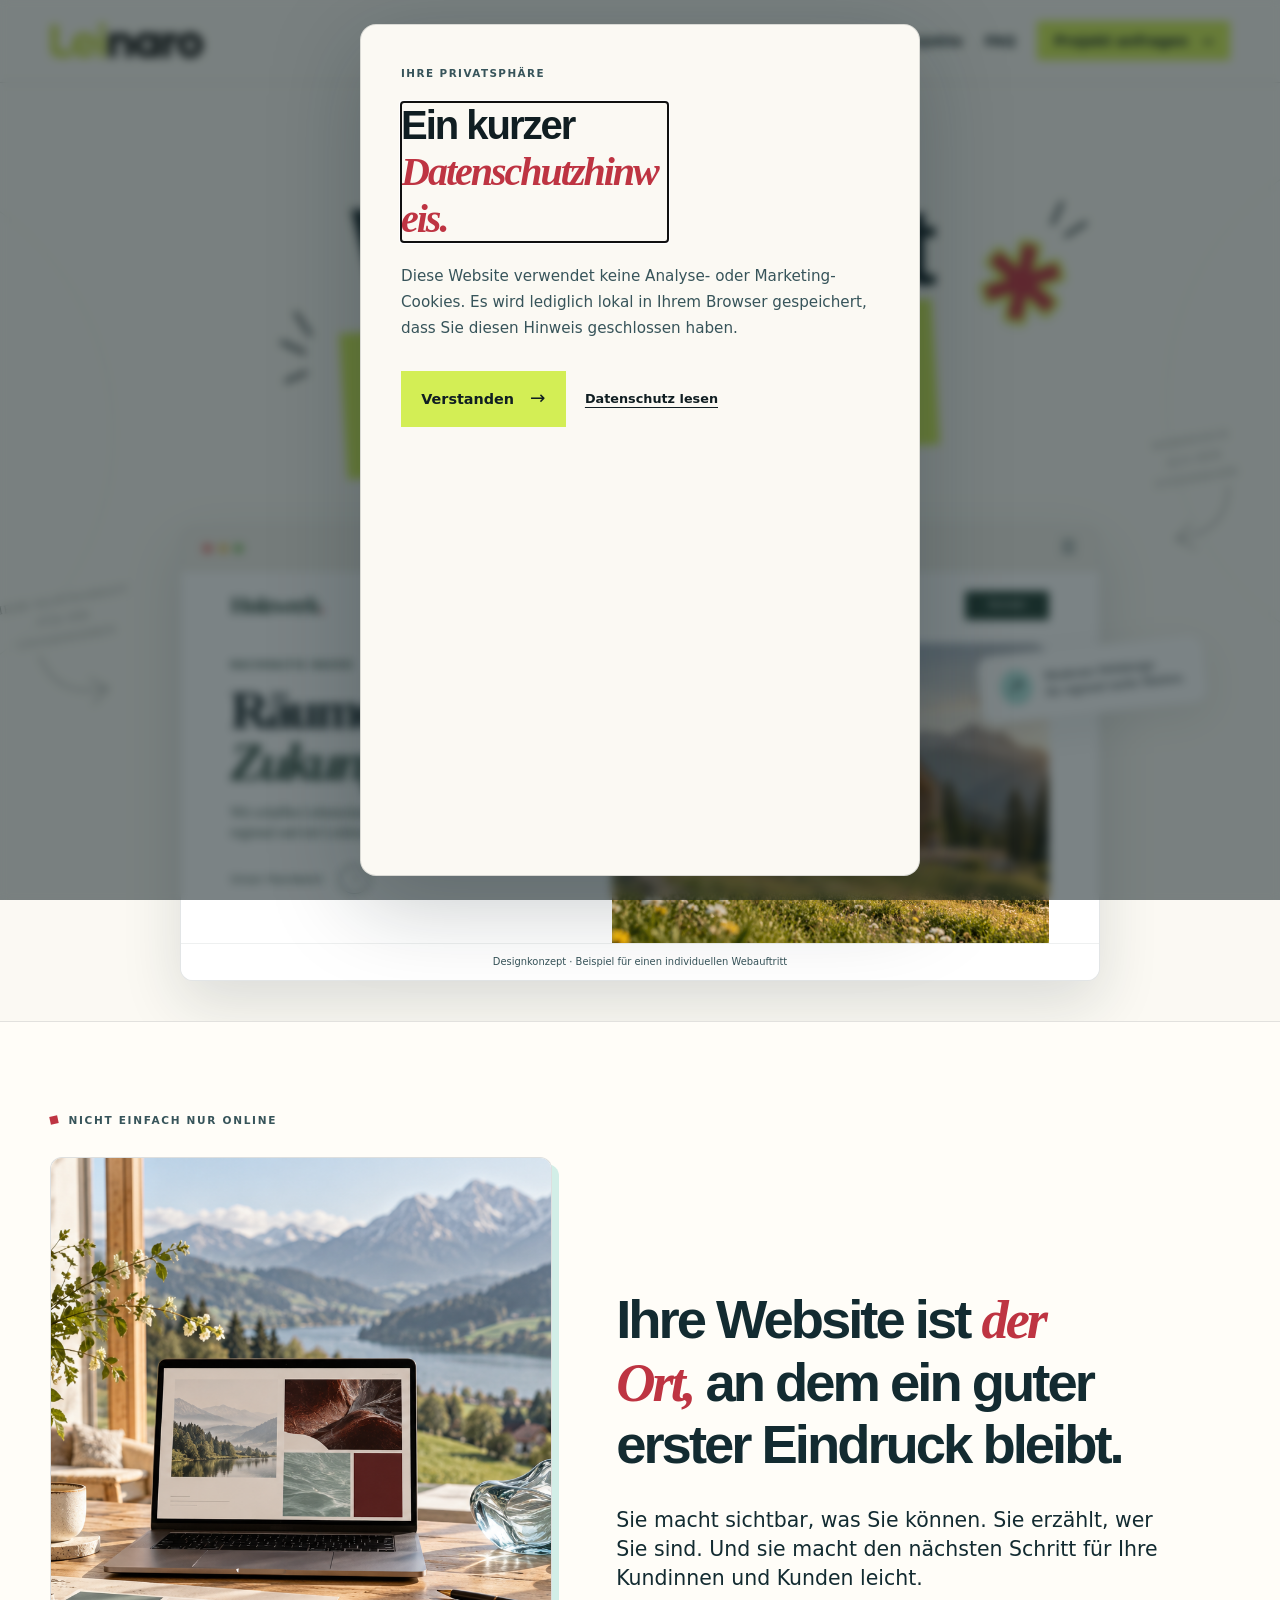
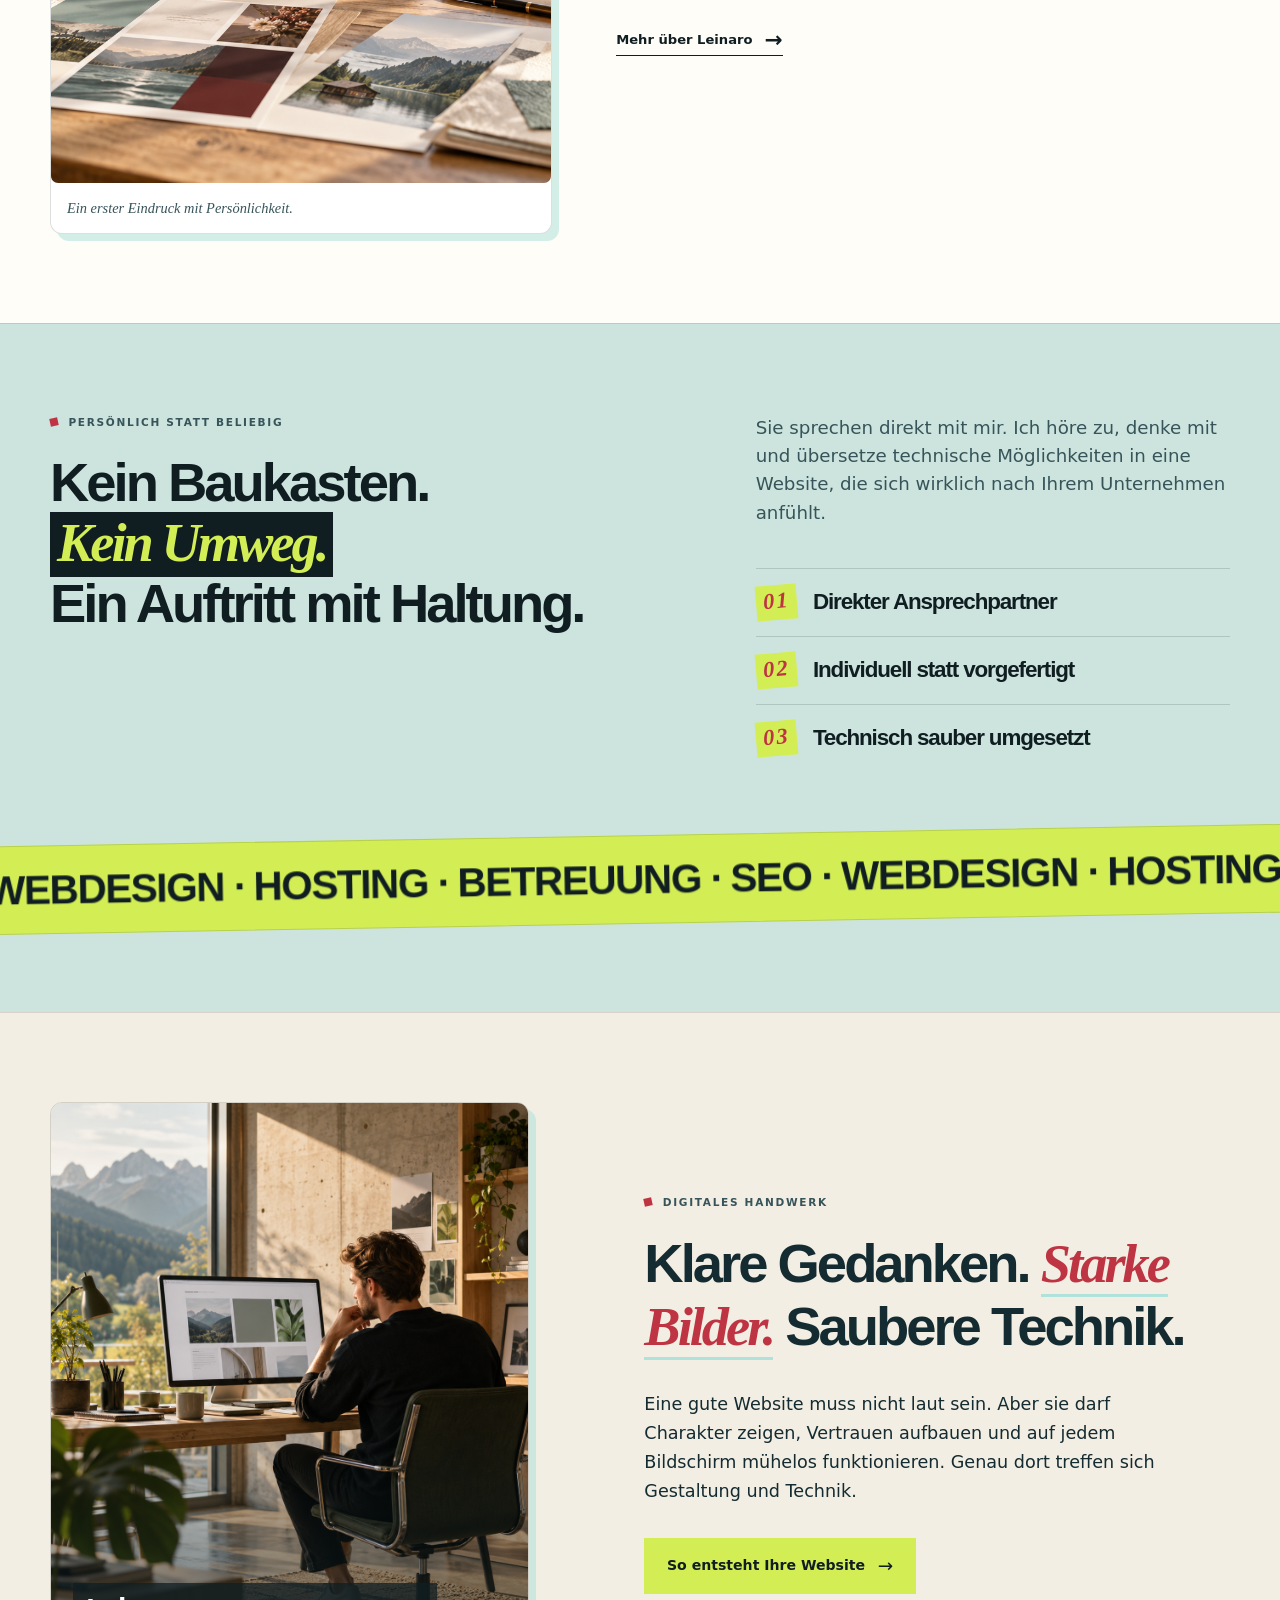
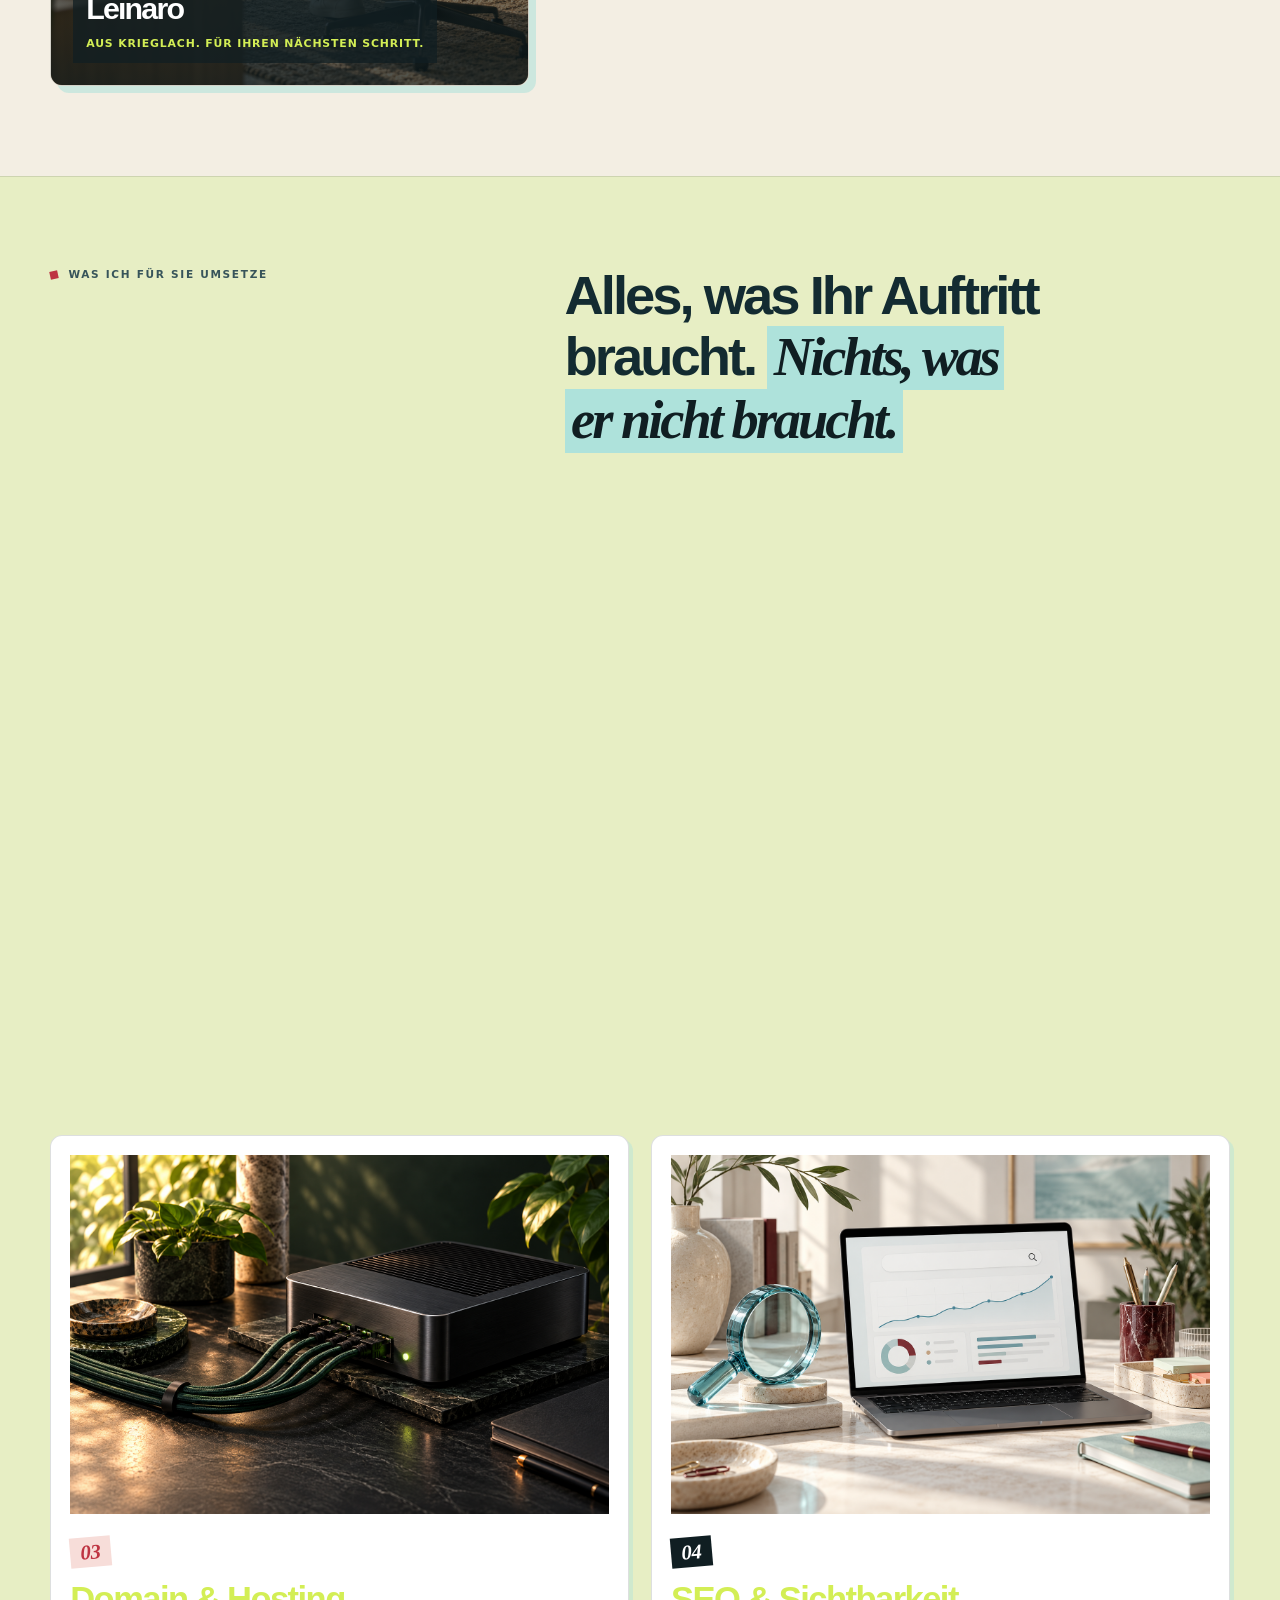
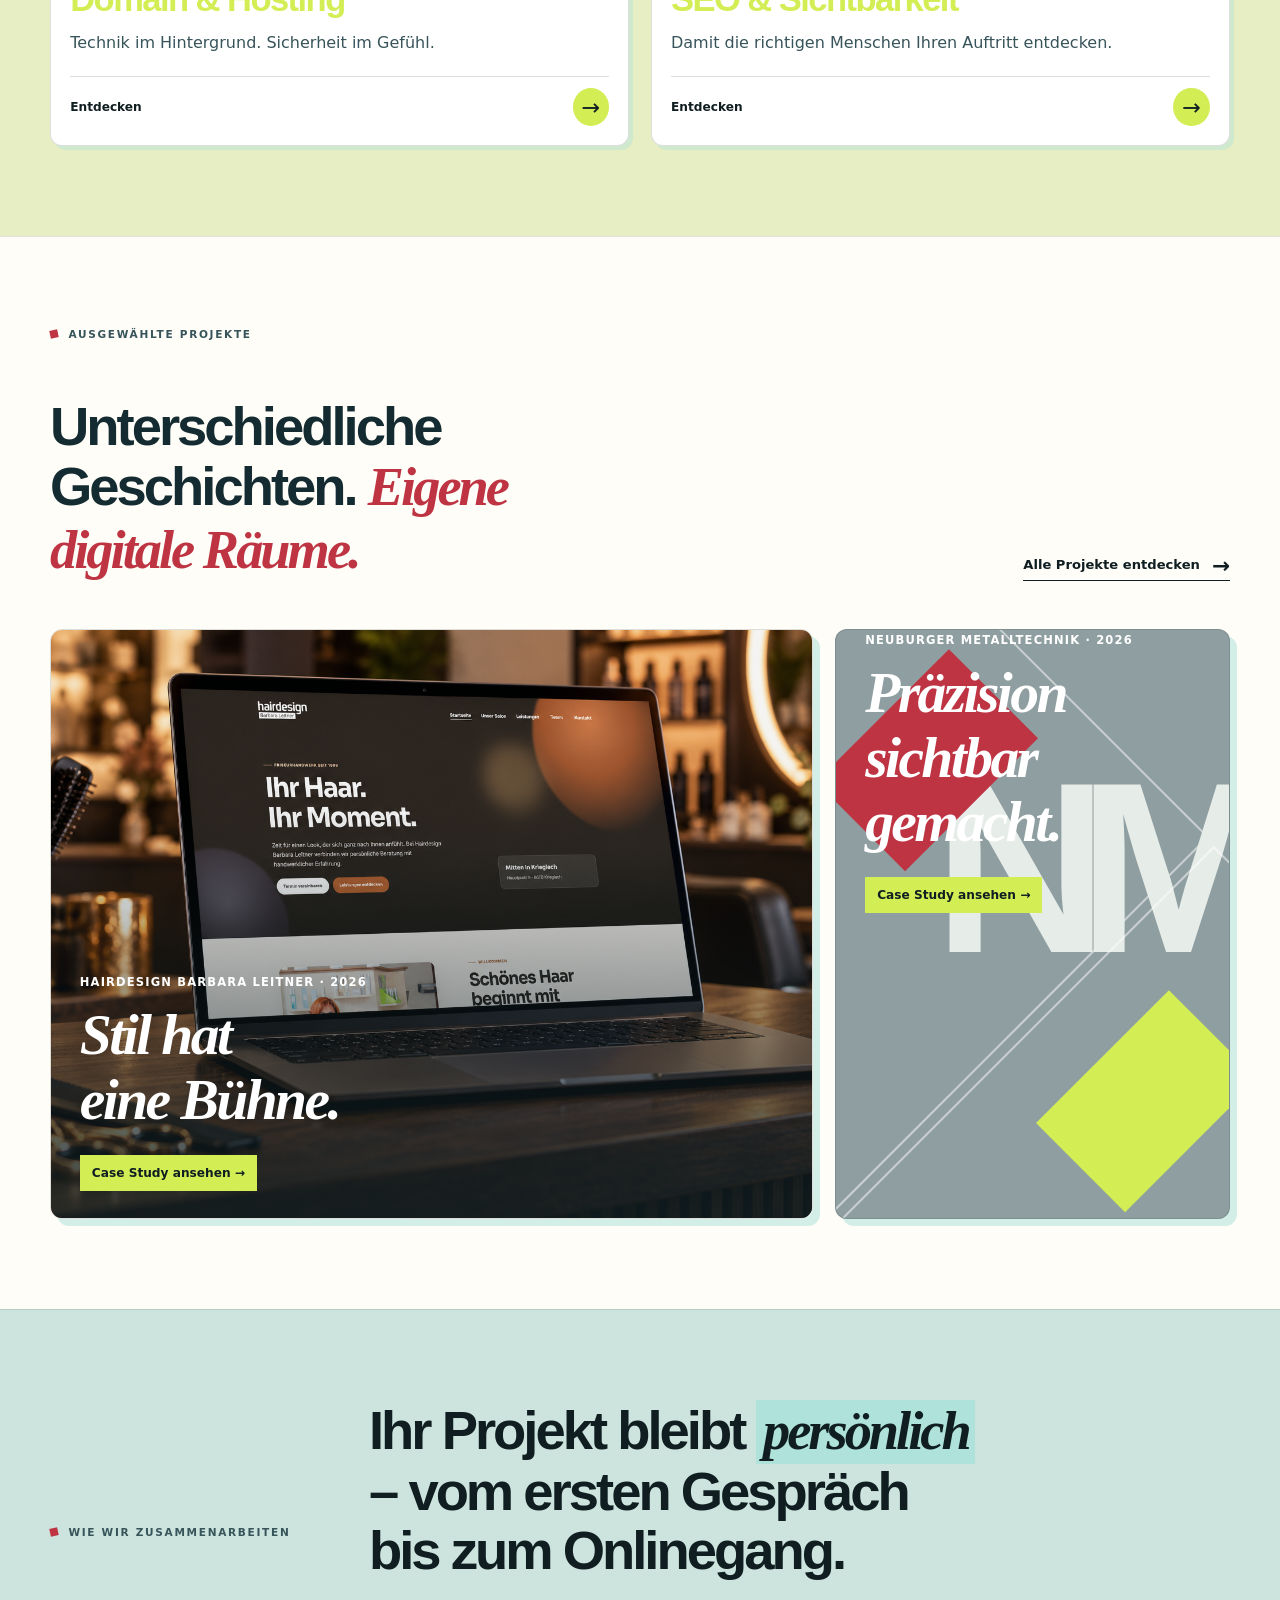
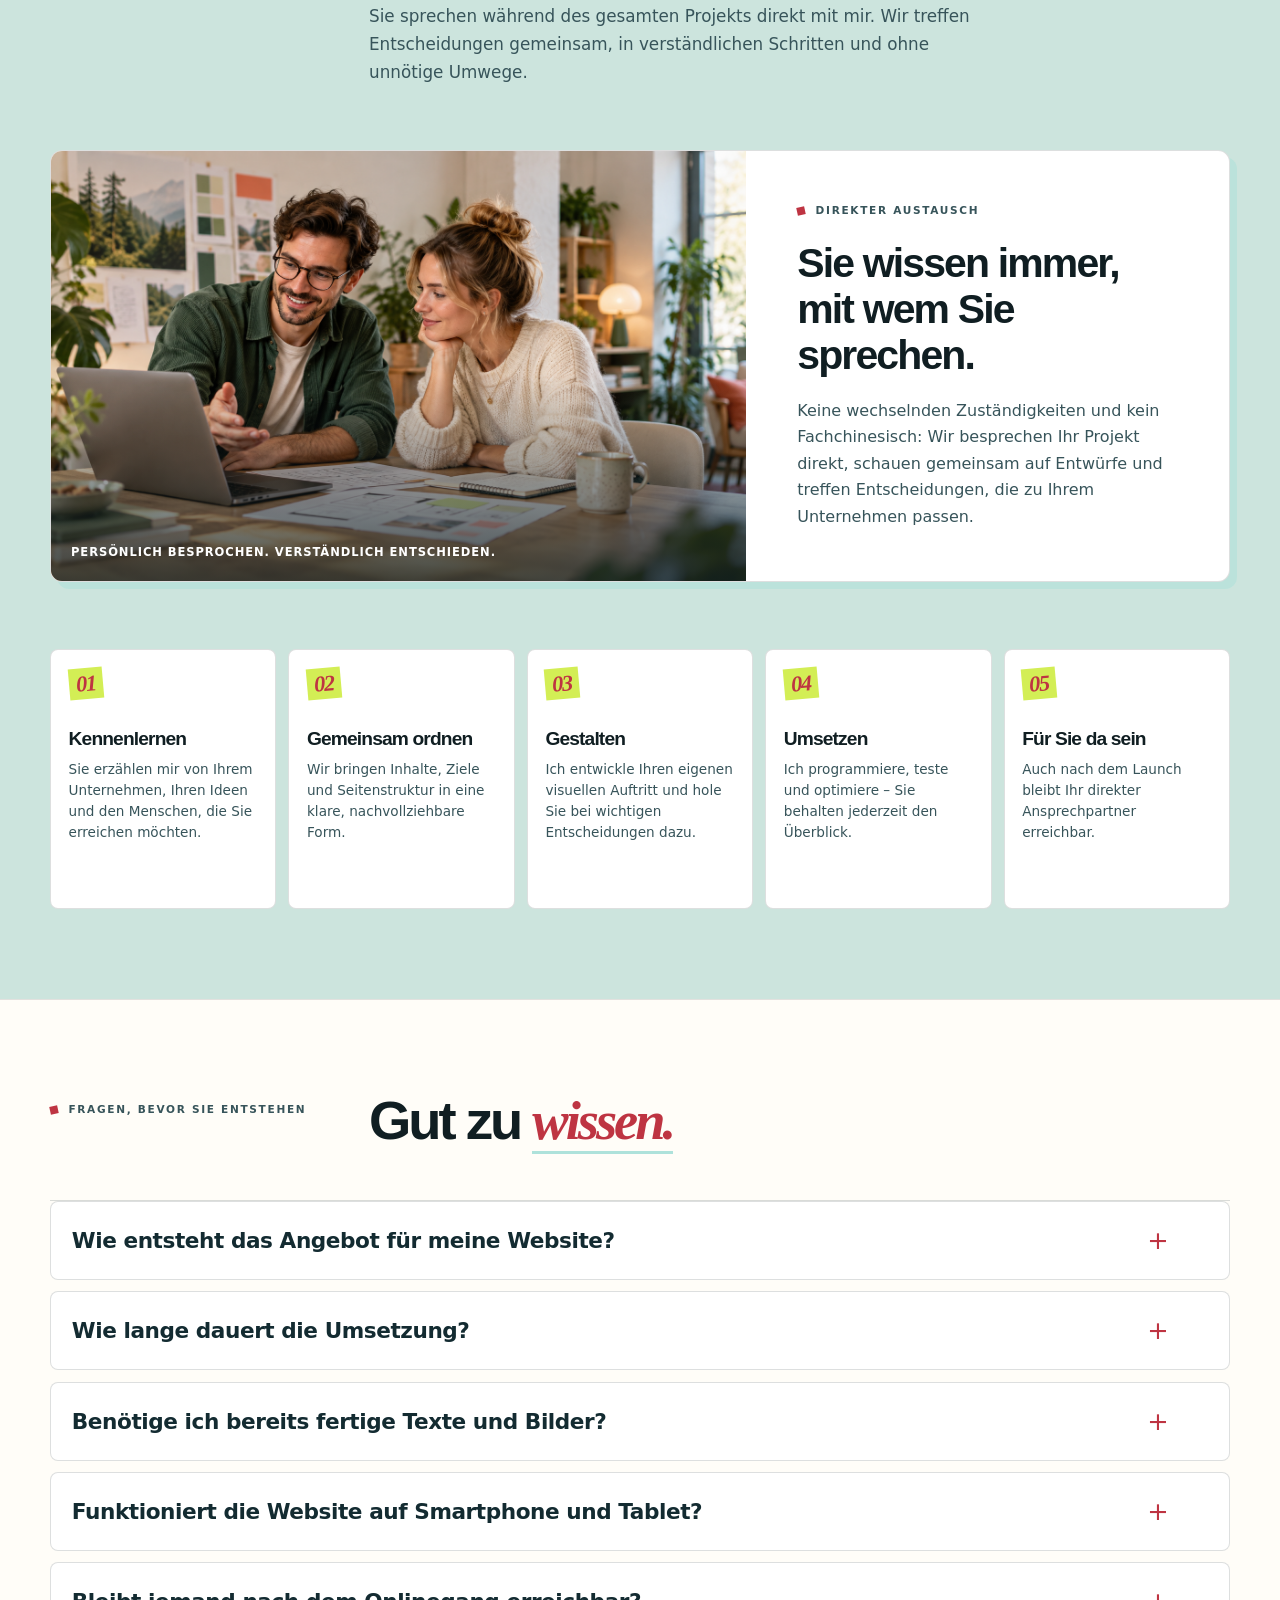
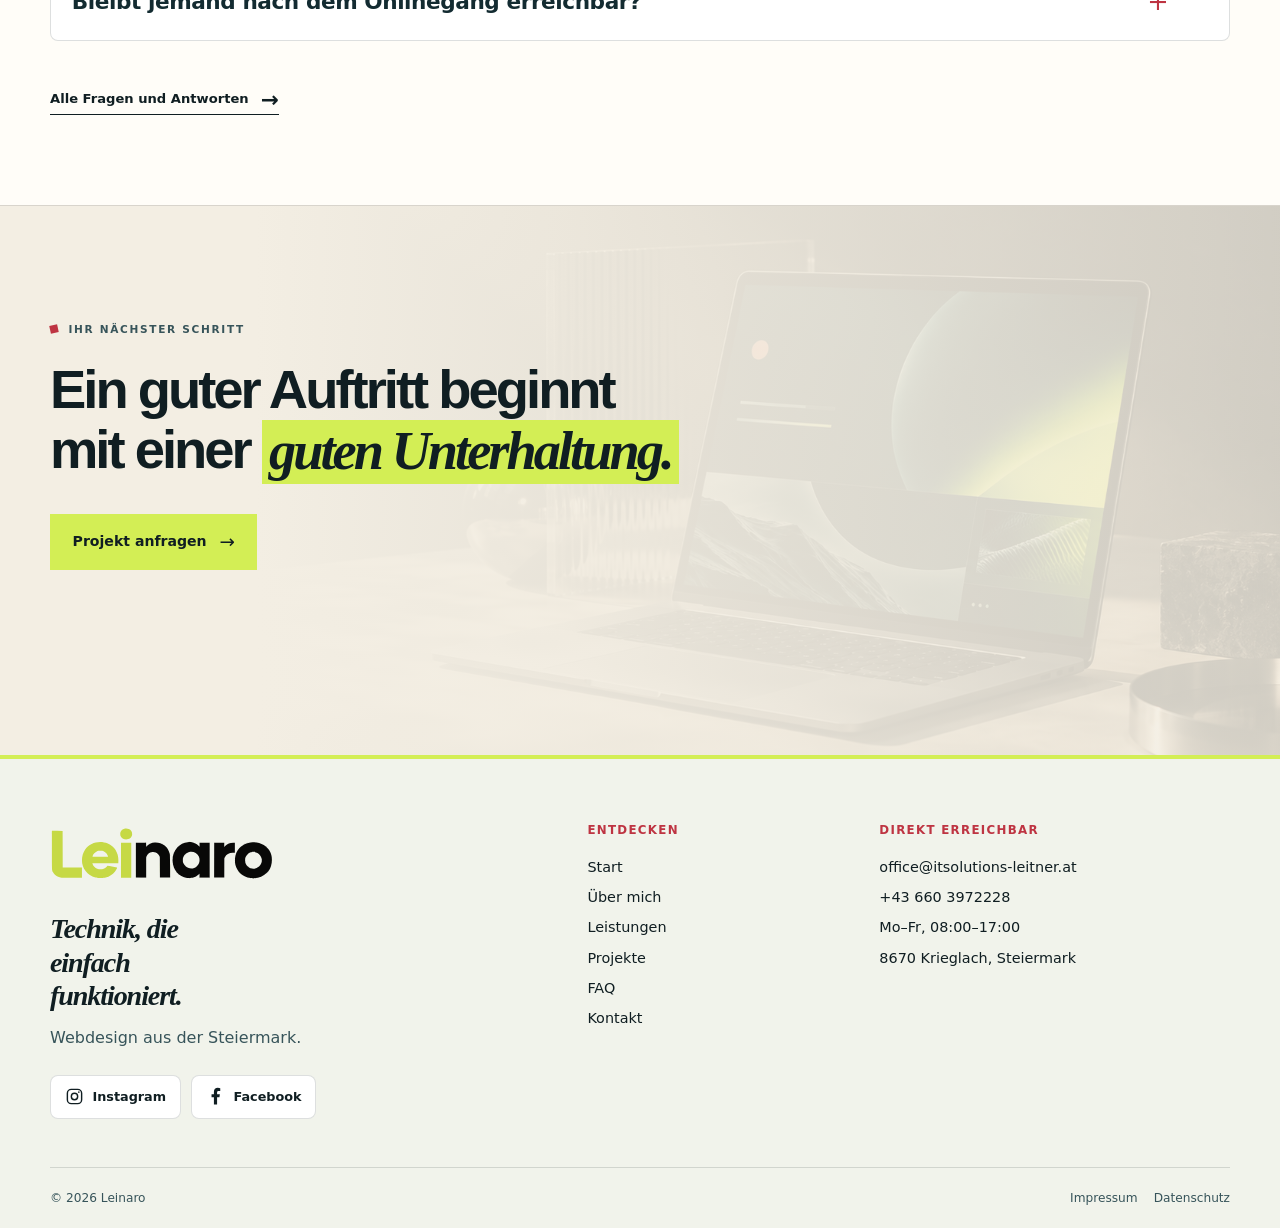
<file: index.html>
<!doctype html>
<html lang="de">
  <head>
    <meta charset="utf-8" />
    <meta name="viewport" content="width=device-width, initial-scale=1" />
    <meta
      name="description"
      content="Leinaro entwickelt hochwertige Websites und digitale Auftritte für Unternehmen, Vereine und Selbstständige in Krieglach, im Mürztal und in der Steiermark."
    />
    <meta name="theme-color" content="#fbf9f3" />
    <meta property="og:title" content="Leinaro | Webdesign, das sich nach Ihnen anfühlt" />
    <meta
      property="og:description"
      content="Webdesign, Hosting, SEO und persönliche Betreuung aus der Steiermark."
    />
    <meta property="og:type" content="website" />
    <meta
      property="og:image"
      content="https://itsolutions-leitner.at/images/hero-websites-character.png"
    />
    <link rel="canonical" href="https://itsolutions-leitner.at/" />
    <link rel="icon" href="images/leinaro-logo.svg" type="image/svg+xml" />
    <link rel="stylesheet" href="css/style.css" />
    <script src="js/script.js" defer></script>
    <script type="application/ld+json">
      {
        "@context": "https://schema.org",
        "@type": "ProfessionalService",
        "name": "Leinaro",
        "logo": "https://itsolutions-leitner.at/images/leinaro-logo.svg",
        "url": "https://itsolutions-leitner.at/",
        "image": "https://itsolutions-leitner.at/images/hero-websites-character.png",
        "telephone": "+436603972228",
        "email": "office@itsolutions-leitner.at",
        "address": {
          "@type": "PostalAddress",
          "streetAddress": "Feldstraße 3",
          "postalCode": "8670",
          "addressLocality": "Krieglach",
          "addressCountry": "AT"
        },
        "areaServed": ["Krieglach", "Mürztal", "Steiermark", "Österreich"]
      }
    </script>
    <title>Leinaro | Webdesign, das sich nach Ihnen anfühlt</title>
  </head>
  <body>
    <a class="skip-link" href="#main">Zum Inhalt springen</a>
    <header class="site-header site-header--dark">
      <nav class="nav container" aria-label="Hauptnavigation">
        <a class="brand" href="index.html" aria-label="Leinaro Startseite"
          ><span class="brand-mark"></span>Leinaro</a
        >
        <button
          class="menu-toggle"
          type="button"
          aria-label="Menü öffnen"
          aria-expanded="false"
          aria-controls="primary-menu"
        >
          <span></span><span></span><span></span>
        </button>
        <ul class="nav-links" id="primary-menu">
          <li><a class="active" href="index.html">Start</a></li>
          <li><a href="ueber-uns.html">Über mich</a></li>
          <li class="has-submenu">
            <button type="button">Leistungen</button>
            <ul class="submenu">
              <li><a href="webdesign.html">Webdesign</a></li>
              <li><a href="betreuung.html">Betreuung</a></li>
              <li><a href="domain-hosting.html">Domain &amp; Hosting</a></li>
              <li><a href="seo.html">SEO &amp; Sichtbarkeit</a></li>
            </ul>
          </li>
          <li><a href="referenzen.html">Projekte</a></li>
          <li><a href="faq.html">FAQ</a></li>
          <li>
            <a class="nav-cta" href="kontakt.html">Projekt anfragen <span>→</span></a>
          </li>
        </ul>
      </nav>
    </header>

    <main id="main">
      <section class="hero-showcase" aria-labelledby="hero-title">
        <div class="container hero-showcase__inner">
          <div class="hero-showcase__copy">
            <p class="hero-showcase__eyebrow">Leinaro <span>Webdesign aus der Steiermark</span></p>
            <div class="hero-showcase__headline">
              <h1 id="hero-title">
                <span>Websites mit</span>
                <em>Charakter.</em>
              </h1>
              <svg class="hero-showcase__spark" viewBox="0 0 120 110" aria-hidden="true" focusable="false">
                <path d="M52 10H68V40L94 25L102 39L76 54L102 69L94 83L68 68V98H52V68L26 83L18 69L44 54L18 39L26 25L52 40Z" />
              </svg>
              <svg class="hero-showcase__rays hero-showcase__rays--left" viewBox="0 0 64 90" aria-hidden="true" focusable="false">
                <path d="M36 29L19 4M29 49L3 37M31 72L8 82" />
              </svg>
              <svg class="hero-showcase__rays hero-showcase__rays--right" viewBox="0 0 64 90" aria-hidden="true" focusable="false">
                <path d="M13 31L24 7M28 45L51 30" />
              </svg>
            </div>
          </div>
          <div class="hero-showcase__preview-wrap">
            <div class="hero-showcase__annotation hero-showcase__annotation--left" aria-hidden="true">
              Mehr Sichtbarkeit<br />für Ihr Unternehmen
              <svg viewBox="0 0 90 70" focusable="false"><path d="M12 3Q22 52 77 50M61 36L78 50L60 64" /></svg>
            </div>
            <div class="hero-showcase__annotation hero-showcase__annotation--right" aria-hidden="true">
              Webdesign<br />aus der Steiermark
              <svg viewBox="0 0 90 70" focusable="false"><path d="M76 3Q67 52 12 50M29 36L11 50L30 64" /></svg>
            </div>
            <figure class="hero-preview" aria-label="Illustrativer Website-Entwurf für ein Holzbauunternehmen">
              <div class="hero-preview__chrome" aria-hidden="true">
                <span class="hero-preview__dots"><i></i><i></i><i></i></span>
                <span class="hero-preview__address">Website-Konzept</span>
                <span class="hero-preview__menu">☰</span>
              </div>
              <div class="hero-preview__page">
                <div class="hero-preview__nav" aria-hidden="true">
                  <span class="hero-preview__brand">Holzwerk<span>.</span></span>
                  <span class="hero-preview__nav-items">Start <span>Leistungen</span> Über uns <span>Projekte</span></span>
                  <span class="hero-preview__contact">Kontakt</span>
                </div>
                <div class="hero-preview__body">
                  <div class="hero-preview__copy">
                    <p class="hero-preview__eyebrow">Nachhaltig bauen</p>
                    <p class="hero-preview__title">Räume mit<br /><em>Zukunft.</em></p>
                    <p class="hero-preview__description">Wir schaffen Lebensräume aus Holz – nachhaltig, regional und mit Leidenschaft.</p>
                    <span class="hero-preview__sample-link" aria-hidden="true">Unser Handwerk <span>↗</span></span>
                  </div>
                  <img class="hero-preview__image" src="images/hero-holzwerk-concept.png"
                    width="1536" height="1024" fetchpriority="high" decoding="async"
                    alt="Illustratives modernes Holzhaus mit großen Glasflächen in einer Berglandschaft" />
                </div>
              </div>
              <figcaption class="hero-preview__caption">Designkonzept · Beispiel für einen individuellen Webauftritt</figcaption>
            </figure>
            <div class="hero-showcase__preview-badge" aria-hidden="true">
              <span>↗</span><p>Modernes Webdesign<br />für regional starke Marken.</p>
            </div>
          </div>
        </div>
      </section>

      <section class="premium-intro section-surface section-surface--white" id="intro">
        <div class="container premium-intro__grid">
            <div class="premium-intro__visual reveal">
              <p class="section-label">Nicht einfach nur online</p>
              <figure>
                <img src="images/intro-first-impression.png" width="1536" height="1024"
                  alt="Kreativer Arbeitsplatz mit Website-Entwurf, Bildideen und Blick auf die Berglandschaft"
                  loading="lazy" decoding="async" />
                <figcaption>Ein erster Eindruck mit Persönlichkeit.</figcaption>
              </figure>
            </div>
          <div class="reveal delay-1">
            <h2>Ihre Website ist <em>der Ort,</em> an dem ein guter erster Eindruck bleibt.</h2>
            <p class="premium-lead">
              Sie macht sichtbar, was Sie können. Sie erzählt, wer Sie sind. Und sie macht den
              nächsten Schritt für Ihre Kundinnen und Kunden leicht.
            </p>
            <a class="text-arrow" href="ueber-uns.html">Mehr über Leinaro <span>→</span></a>
          </div>
        </div>
      </section>

      <section class="statement-stage section-surface section-surface--aqua">
        <div class="container statement-stage__layout">
          <div class="statement-stage__copy reveal">
            <p class="section-label section-label--light">Persönlich statt beliebig</p>
            <h2>Kein Baukasten.<br /><span>Kein Umweg.</span><br />Ein Auftritt mit Haltung.</h2>
          </div>
          <div class="statement-stage__facts reveal delay-1">
            <p>
              Sie sprechen direkt mit mir. Ich höre zu, denke mit und übersetze technische
              Möglichkeiten in eine Website, die sich wirklich nach Ihrem Unternehmen anfühlt.
            </p>
            <ul>
              <li><span>01</span>Direkter Ansprechpartner</li>
              <li><span>02</span>Individuell statt vorgefertigt</li>
              <li><span>03</span>Technisch sauber umgesetzt</li>
            </ul>
          </div>
        </div>
        <div class="statement-stage__ribbon" aria-hidden="true">
          <div class="statement-stage__ribbon-track">
            <span>WEBDESIGN · HOSTING · BETREUUNG · SEO · WEBDESIGN · HOSTING · BETREUUNG · SEO · WEBDESIGN · HOSTING · BETREUUNG · SEO · WEBDESIGN · HOSTING · BETREUUNG · SEO ·</span>
            <span>WEBDESIGN · HOSTING · BETREUUNG · SEO · WEBDESIGN · HOSTING · BETREUUNG · SEO · WEBDESIGN · HOSTING · BETREUUNG · SEO · WEBDESIGN · HOSTING · BETREUUNG · SEO ·</span>
          </div>
        </div>
      </section>

      <section class="image-narrative section section-surface section-surface--cream">
        <div class="container image-narrative__grid">
          <div class="image-narrative__image reveal" data-tilt>
            <img
              src="images/studio-workspace.png"
              width="1154"
              height="1442"
              alt="Kreativer Arbeitsplatz in der Steiermark"
            />
            <p>Leinaro<br /><span>Aus Krieglach. Für Ihren nächsten Schritt.</span></p>
          </div>
          <div class="image-narrative__copy reveal delay-1">
            <p class="section-label">Digitales Handwerk</p>
            <h2>Klare Gedanken. <span class="editorial-mark">Starke Bilder.</span> Saubere Technik.</h2>
            <p>
              Eine gute Website muss nicht laut sein. Aber sie darf Charakter zeigen, Vertrauen
              aufbauen und auf jedem Bildschirm mühelos funktionieren. Genau dort treffen sich
              Gestaltung und Technik.
            </p>
            <a class="button button--ink" href="webdesign.html">So entsteht Ihre Website</a>
          </div>
        </div>
      </section>

      <section class="services-cinema section-surface section-surface--leaf">
        <div class="container">
          <div class="services-cinema__head reveal">
            <p class="section-label">Was ich für Sie umsetze</p>
            <h2>
              Alles, was Ihr Auftritt braucht.
              <span>Nichts, was er nicht braucht.</span>
            </h2>
          </div>
          <div class="services-cinema__grid services-cinema__grid--four">
            <a class="cinema-card cinema-card--design reveal" data-tilt href="webdesign.html"
              ><span class="cinema-card__media"
                ><img
                  src="images/webdesign-devices.png"
                  width="1536"
                  height="1024"
                  alt="Moderne Website-Layouts auf verschiedenen Geräten"
                  loading="lazy"
                  decoding="async" /></span
              ><span class="cinema-card__index">01</span>
              <h3>Webdesign</h3>
              <p>Websites, die ihre eigene Geschichte erzählen.</p>
              <span class="cinema-card__action">Entdecken <b>→</b></span></a
            >
            <a class="cinema-card cinema-card--care reveal delay-1" data-tilt href="betreuung.html"
              ><span class="cinema-card__media"
                ><img
                  src="images/collaboration-studio-landscape.png"
                  width="1536"
                  height="1024"
                  alt="Gemeinsame Arbeit an einem Website-Konzept"
                  loading="lazy"
                  decoding="async" /></span
              ><span class="cinema-card__index">02</span>
              <h3>Betreuung</h3>
              <p>Ein guter Auftritt bleibt nicht sich selbst überlassen.</p>
              <span class="cinema-card__action">Entdecken <b>→</b></span></a
            >
            <a
              class="cinema-card cinema-card--hosting reveal"
              data-tilt
              href="domain-hosting.html"
              ><span class="cinema-card__media"
                ><img
                  src="images/hosting-detail-landscape.png"
                  width="1536"
                  height="1024"
                  alt="Sorgfältig organisierte technische Infrastruktur"
                  loading="lazy"
                  decoding="async" /></span
              ><span class="cinema-card__index">03</span>
              <h3>Domain &amp; Hosting</h3>
              <p>Technik im Hintergrund. Sicherheit im Gefühl.</p>
              <span class="cinema-card__action">Entdecken <b>→</b></span></a
            >
            <a class="cinema-card cinema-card--seo reveal delay-1" data-tilt href="seo.html">
              <span class="cinema-card__media"><img src="images/seo-visibility.png" width="1536" height="1024"
                alt="Suchmaschinenoptimierung mit Suchoberfläche, Analysekurve und blauer Glaslupe"
                loading="lazy" decoding="async" /></span>
              <span class="cinema-card__index">04</span>
              <h3>SEO &amp; Sichtbarkeit</h3>
              <p>Damit die richtigen Menschen Ihren Auftritt entdecken.</p>
              <span class="cinema-card__action">Entdecken <b>→</b></span>
            </a>
          </div>
        </div>
      </section>

      <section class="work-stage section section-surface section-surface--white">
        <div class="container">
          <div class="work-stage__head reveal">
            <p class="section-label">Ausgewählte Projekte</p>
            <h2>Unterschiedliche Geschichten. <span>Eigene digitale Räume.</span></h2>
            <a class="text-arrow" href="referenzen.html">Alle Projekte entdecken <span>→</span></a>
          </div>
          <div class="work-mosaic">
            <a
              class="mosaic-tile mosaic-tile--main reveal"
              data-tilt
              href="referenzen.html#hairdesign"
              ><img
                src="images/hairdesign-laptop-mockup.png"
                width="1536"
                height="1024"
                alt="Website von Hairdesign Barbara Leitner auf einem Laptop im Salon"
              /><span class="mosaic-tile__veil"></span>
              <div>
                <p>Hairdesign Barbara Leitner · 2026</p>
                <h3>Stil hat<br />eine Bühne.</h3>
                <span>Case Study ansehen →</span>
              </div></a
            ><a
              class="mosaic-tile mosaic-tile--secondary reveal delay-1"
              data-tilt
              href="referenzen.html#neuburger"
              ><div class="metal-visual"><span>NM</span><i></i><i></i></div>
              <div>
                <p>Neuburger Metalltechnik · 2026</p>
                <h3>Präzision<br />sichtbar gemacht.</h3>
                <span>Case Study ansehen →</span>
              </div></a
            >
          </div>
        </div>
      </section>

      <section class="process-premium section section-surface section-surface--aqua">
        <div class="container">
          <div class="process-premium__top reveal">
            <p class="section-label">Wie wir zusammenarbeiten</p>
            <div>
              <h2>Ihr Projekt bleibt <span class="editorial-mark">persönlich</span> – vom ersten Gespräch bis zum Onlinegang.</h2>
              <p class="process-premium__intro">
                Sie sprechen während des gesamten Projekts direkt mit mir. Wir treffen
                Entscheidungen gemeinsam, in verständlichen Schritten und ohne unnötige Umwege.
              </p>
            </div>
          </div>
          <div class="process-premium__personal reveal">
            <figure>
              <img
                src="images/personal-consultation.png"
                width="1672"
                height="941"
                loading="lazy"
                alt="Illustrative Szene eines persönlichen Beratungsgesprächs zu einem Webprojekt"
              />
              <figcaption>Persönlich besprochen. Verständlich entschieden.</figcaption>
            </figure>
            <div>
              <p class="section-label section-label--light">Direkter Austausch</p>
              <h3>Sie wissen immer, mit wem Sie sprechen.</h3>
              <p>
                Keine wechselnden Zuständigkeiten und kein Fachchinesisch: Wir besprechen Ihr
                Projekt direkt, schauen gemeinsam auf Entwürfe und treffen Entscheidungen, die zu
                Ihrem Unternehmen passen.
              </p>
            </div>
          </div>
          <ol class="process-premium__rail reveal">
            <li>
              <span>01</span>
              <h3>Kennenlernen</h3>
              <p>
                Sie erzählen mir von Ihrem Unternehmen, Ihren Ideen und den Menschen, die Sie
                erreichen möchten.
              </p>
            </li>
            <li>
              <span>02</span>
              <h3>Gemeinsam ordnen</h3>
              <p>
                Wir bringen Inhalte, Ziele und Seitenstruktur in eine klare, nachvollziehbare Form.
              </p>
            </li>
            <li>
              <span>03</span>
              <h3>Gestalten</h3>
              <p>
                Ich entwickle Ihren eigenen visuellen Auftritt und hole Sie bei wichtigen
                Entscheidungen dazu.
              </p>
            </li>
            <li>
              <span>04</span>
              <h3>Umsetzen</h3>
              <p>Ich programmiere, teste und optimiere – Sie behalten jederzeit den Überblick.</p>
            </li>
            <li>
              <span>05</span>
              <h3>Für Sie da sein</h3>
              <p>Auch nach dem Launch bleibt Ihr direkter Ansprechpartner erreichbar.</p>
            </li>
          </ol>
        </div>
      </section>

      <section class="faq-premium section section-surface section-surface--white">
        <div class="container">
          <div class="faq-premium__head reveal">
            <p class="section-label">Fragen, bevor sie entstehen</p>
            <h2>Gut zu <span class="editorial-mark">wissen.</span></h2>
          </div>
          <div class="faq faq--premium reveal">
            <details class="faq-item">
              <summary>Wie entsteht das Angebot für meine Website?</summary>
              <p>
                Nach einem unverbindlichen Erstgespräch erhalten Sie ein klares individuelles
                Angebot. Es richtet sich nach dem tatsächlichen Umfang, den gewünschten Funktionen
                und den Inhalten Ihres Vorhabens.
              </p>
            </details>
            <details class="faq-item">
              <summary>Wie lange dauert die Umsetzung?</summary>
              <p>
                Das hängt vom Umfang und den verfügbaren Inhalten ab. Kleine Websites können
                innerhalb weniger Wochen online gehen. Für Ihr Projekt erhalten Sie gleich zu Beginn
                einen realistischen Zeitplan.
              </p>
            </details>
            <details class="faq-item">
              <summary>Benötige ich bereits fertige Texte und Bilder?</summary>
              <p>
                Nein. Vorhandene Unterlagen sind hilfreich, aber wir können Inhalte und passende
                Bildlösungen gemeinsam planen. Portraits, Gruppenfotos sowie Arbeits- und
                Detailaufnahmen erstelle ich auf Wunsch gegen Aufpreis passend zum Webdesign.
              </p>
            </details>
            <details class="faq-item">
              <summary>Funktioniert die Website auf Smartphone und Tablet?</summary>
              <p>
                Ja. Jede Website wird responsiv umgesetzt und für Smartphone, Tablet und Desktop
                optimiert.
              </p>
            </details>
            <details class="faq-item">
              <summary>Bleibt jemand nach dem Onlinegang erreichbar?</summary>
              <p>
                Ja. Auf Wunsch übernehme ich Updates, Backups, technische Kontrolle und kleine
                Änderungen. Sie bleiben nicht mit Ihrer Website allein.
              </p>
            </details>
          </div>
          <a class="text-arrow faq-premium__more" href="faq.html"
            >Alle Fragen und Antworten <span>→</span></a
          >
        </div>
      </section>

      <section class="closing-stage section-surface section-surface--cream">
        <div class="closing-stage__image">
          <img
            src="images/hero-digital-studio.png"
            width="1672"
            height="941"
            alt="Laptop mit abstrahiertem digitalen Design im Studio"
          />
        </div>
        <div class="container closing-stage__content reveal">
          <p class="section-label section-label--light">Ihr nächster Schritt</p>
          <h2>
            Ein guter Auftritt beginnt mit einer
            <span>guten Unterhaltung.</span>
          </h2>
          <a class="button button--lime" href="kontakt.html">Projekt anfragen</a>
        </div>
      </section>
    </main>

    <footer class="site-footer footer-unified">
      <div class="container">
        <div class="footer-unified__top">
          <div class="footer-unified__brand">
            <a class="brand footer-brand" href="index.html" aria-label="Leinaro Startseite"
              ><span class="brand-mark"></span>Leinaro</a>
            <p class="footer-unified__tagline">Technik, die einfach funktioniert.</p>
            <p class="muted">Webdesign aus der Steiermark.</p>
            <nav class="footer-social" aria-label="Social Media">
              <!-- Profil-URLs ergänzen, sobald Instagram und Facebook verfügbar sind. -->
              <a class="footer-social__link" href="https://www.instagram.com/" target="_blank" rel="noopener noreferrer" aria-label="Instagram öffnen (neuer Tab)">
                <svg viewBox="0 0 24 24" fill="none" stroke="currentColor" stroke-width="1.8" aria-hidden="true" focusable="false">
                  <rect x="3" y="3" width="18" height="18" rx="5" />
                  <circle cx="12" cy="12" r="4" />
                  <circle cx="17.5" cy="6.5" r="1" fill="currentColor" stroke="none" />
                </svg>
                <span>Instagram</span>
              </a>
              <a class="footer-social__link" href="https://www.facebook.com/" target="_blank" rel="noopener noreferrer" aria-label="Facebook öffnen (neuer Tab)">
                <svg viewBox="0 0 24 24" fill="currentColor" aria-hidden="true" focusable="false">
                  <path d="M14 22v-9h3l.5-4H14V7c0-1.2.4-2 2-2h2V1.5A25 25 0 0 0 15 1c-3 0-5 1.8-5 5v3H7v4h3v9z" />
                </svg>
                <span>Facebook</span>
              </a>
            </nav>
          </div>
          <div>
            <p class="footer-title">Entdecken</p>
            <ul class="footer-links">
              <li><a href="index.html">Start</a></li>
              <li><a href="ueber-uns.html">Über mich</a></li>
              <li><a href="leistungen.html">Leistungen</a></li>
              <li><a href="referenzen.html">Projekte</a></li>
              <li><a href="faq.html">FAQ</a></li>
              <li><a href="kontakt.html">Kontakt</a></li>
            </ul>
          </div>
          <div>
            <p class="footer-title">Direkt erreichbar</p>
            <ul class="footer-links">
              <li><a href="mailto:office@itsolutions-leitner.at">office@itsolutions-leitner.at</a></li>
              <li><a href="tel:+436603972228">+43 660 3972228</a></li>
              <li>Mo–Fr, 08:00–17:00</li>
              <li>8670 Krieglach, Steiermark</li>
            </ul>
          </div>
        </div>
        <div class="footer-bottom">
          <span>© 2026 Leinaro</span>
          <div><a href="impressum.html">Impressum</a><a href="datenschutz.html">Datenschutz</a></div>
        </div>
      </div>
    </footer>
    <dialog class="cookie-banner" hidden aria-labelledby="cookie-note-title" aria-describedby="cookie-note-description">
      <div class="cookie-banner__content">
        <span class="cookie-banner__eyebrow">Ihre Privatsphäre</span>
        <h2 id="cookie-note-title" tabindex="-1" autofocus>Ein kurzer<br /><em>Datenschutzhinweis.</em></h2>
        <p id="cookie-note-description">
          Diese Website verwendet keine Analyse- oder Marketing-Cookies. Es wird lediglich lokal
          in Ihrem Browser gespeichert, dass Sie diesen Hinweis geschlossen haben.
        </p>
        <div class="cookie-banner__actions">
          <button class="button button--primary" type="button" data-cookie-choice>Verstanden <span aria-hidden="true">→</span></button>
          <a href="datenschutz.html">Datenschutz lesen</a>
        </div>
      </div>
    </dialog>
  </body>
</html>
</file>
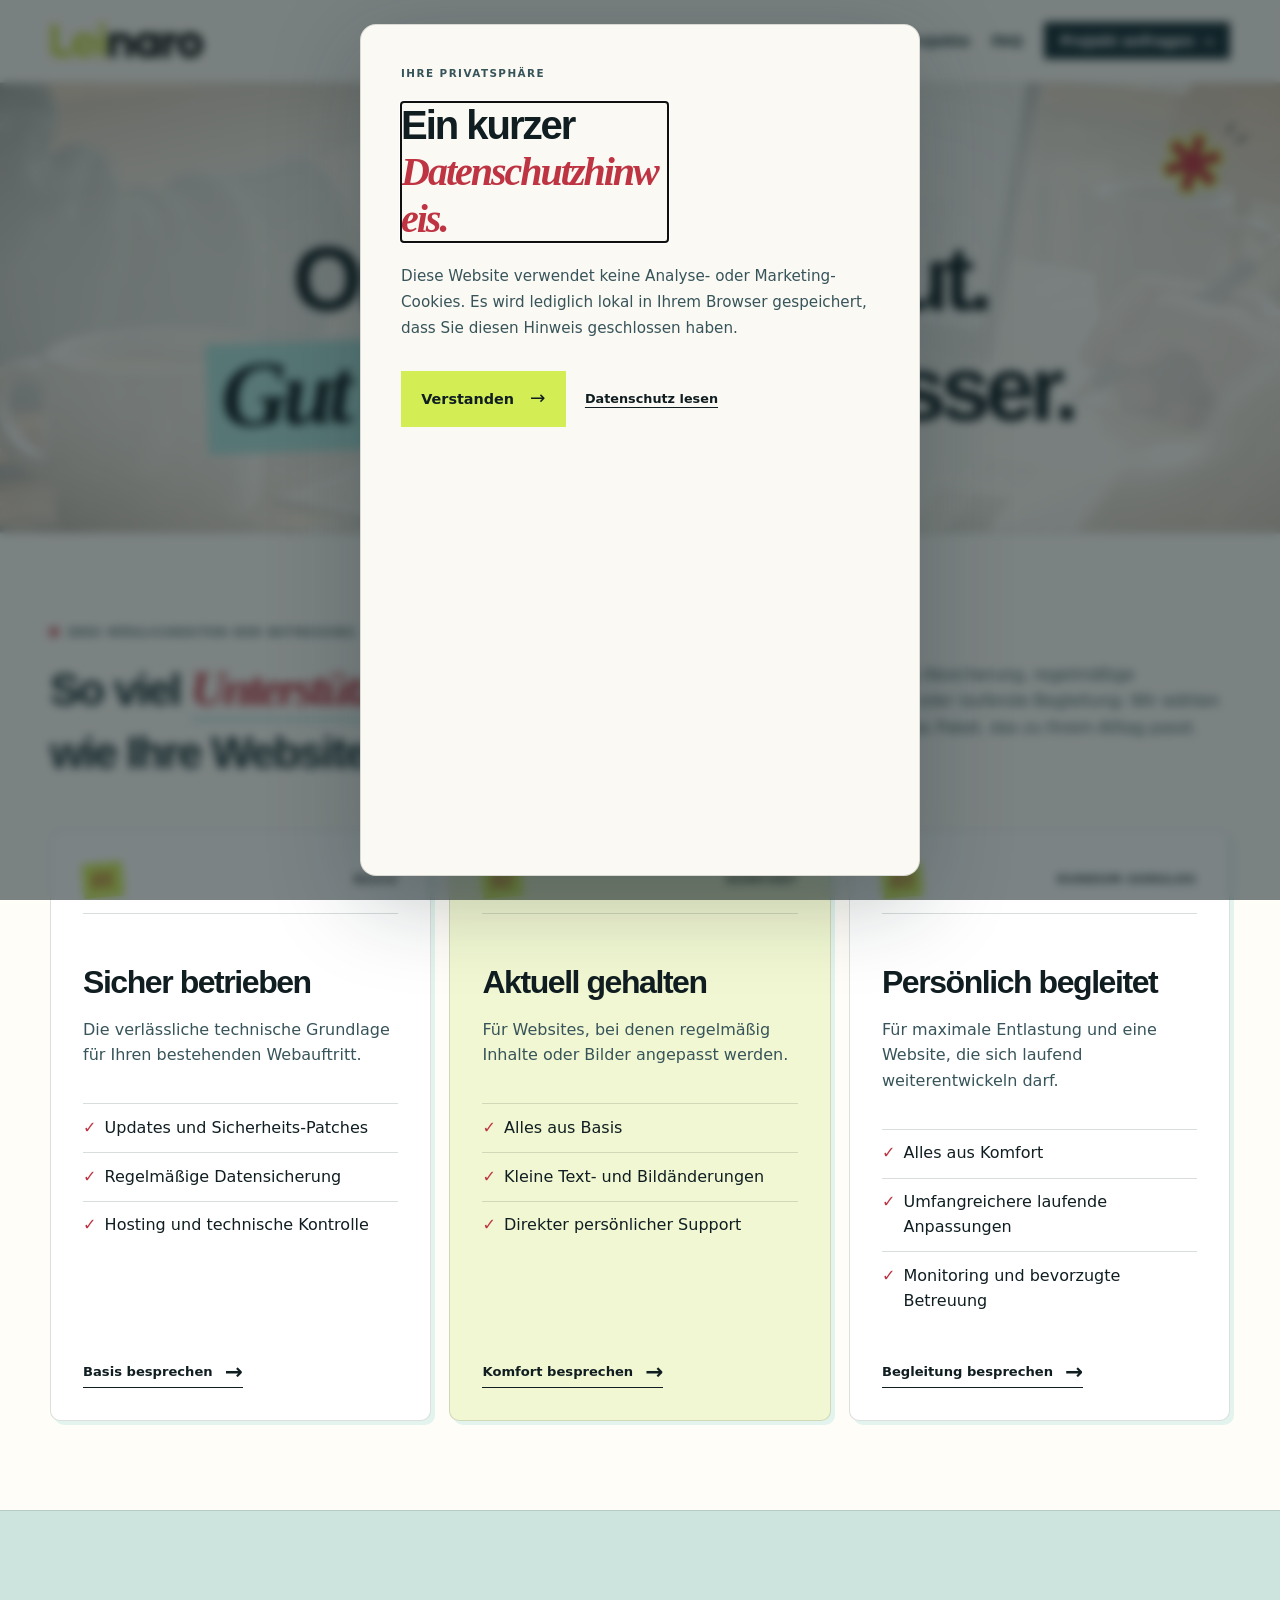
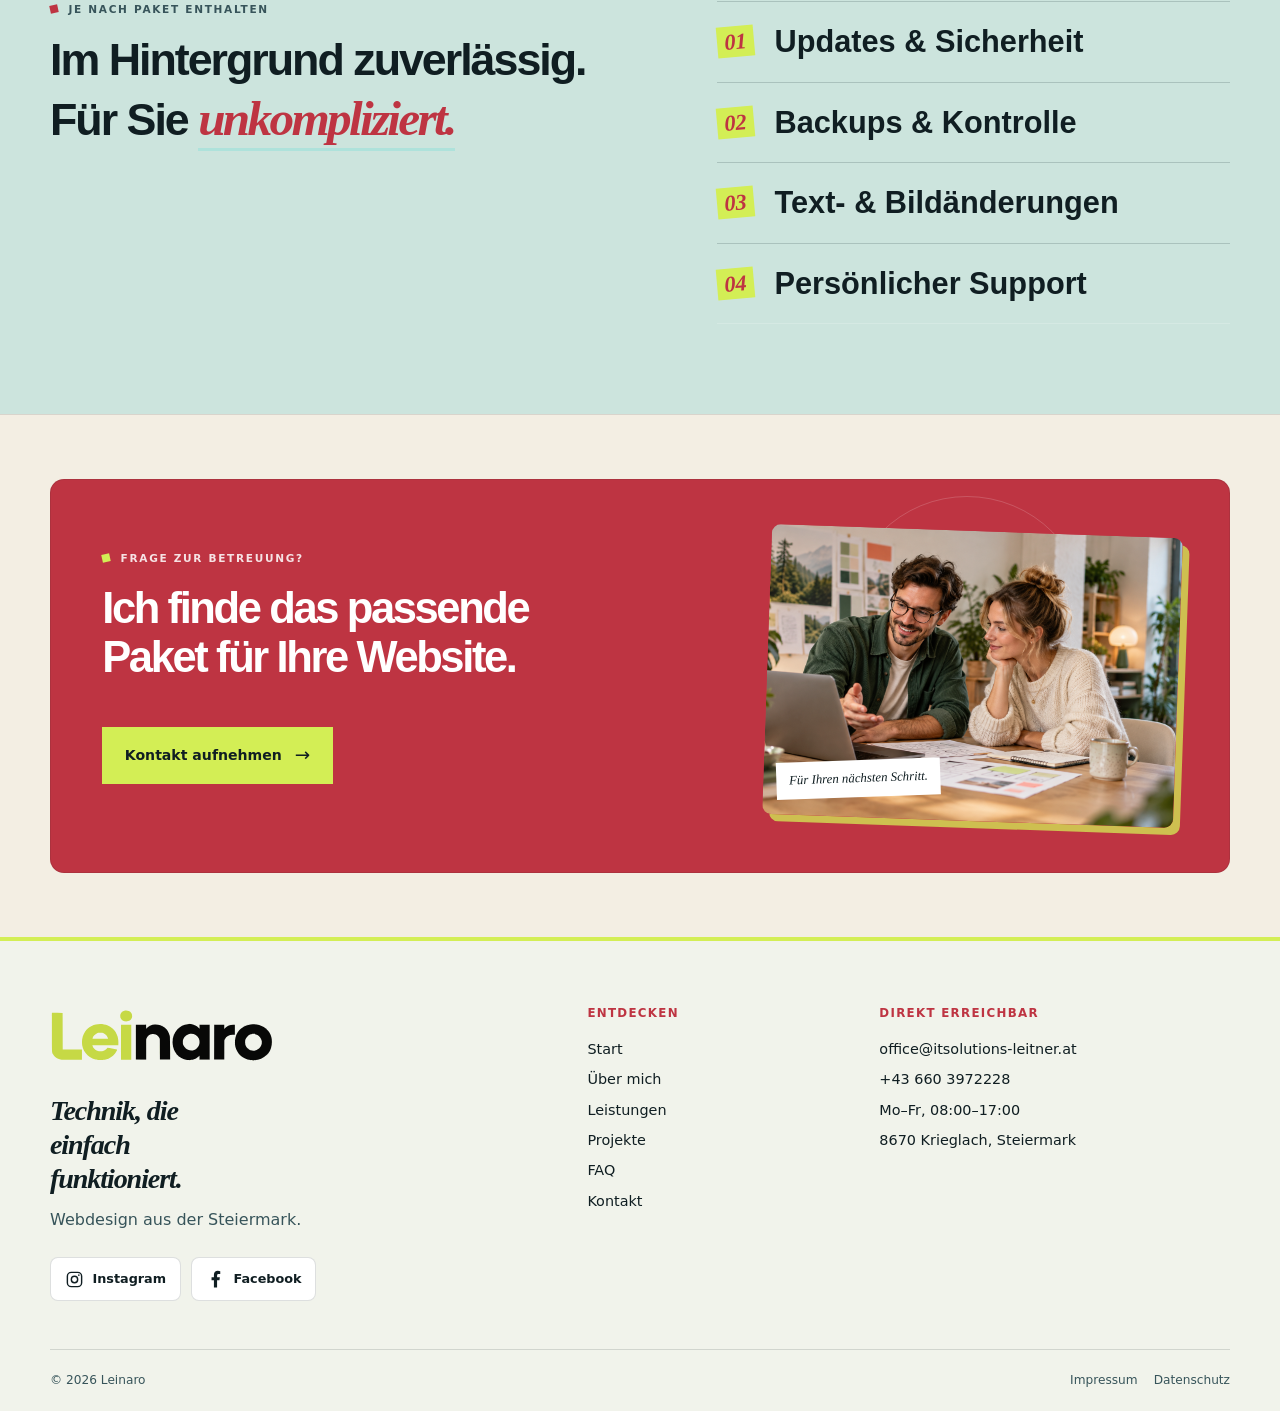
<file: betreuung.html>
<!doctype html>
<html lang="de">
  <head>
    <meta charset="utf-8" />
    <meta name="viewport" content="width=device-width, initial-scale=1" />
    <meta
      name="description"
      content="Laufende Website-Betreuung mit Updates, Backups, Hosting und persönlichem Support von Leinaro."
    />
    <link rel="stylesheet" href="css/style.css" />
    <script src="js/script.js" defer></script>
    <title>Website-Betreuung | Leinaro</title>
    <link rel="icon" href="images/leinaro-logo.svg" type="image/svg+xml" />
  </head>
  <body>
    <a class="skip-link" href="#main">Zum Inhalt springen</a>
    <header class="site-header">
      <nav class="nav container" aria-label="Hauptnavigation">
        <a class="brand" href="index.html"
          ><span class="brand-mark"></span>Leinaro</a
        ><button class="menu-toggle" type="button" aria-label="Menü öffnen" aria-expanded="false">
          <span></span><span></span><span></span>
        </button>
        <ul class="nav-links">
          <li><a href="index.html">Start</a></li>
          <li><a href="ueber-uns.html">Über mich</a></li>
          <li class="has-submenu">
            <button type="button">Leistungen</button>
            <ul class="submenu">
              <li><a href="webdesign.html">Webdesign</a></li>
              <li><a class="active" href="betreuung.html">Betreuung</a></li>
              <li><a href="domain-hosting.html">Domain & Hosting</a></li>
              <li><a href="seo.html">SEO &amp; Sichtbarkeit</a></li>
            </ul>
          </li>
          <li><a href="referenzen.html">Projekte</a></li>
          <li><a href="faq.html">FAQ</a></li>
          <li><a class="nav-cta" href="kontakt.html">Projekt anfragen</a></li>
        </ul>
      </nav>
    </header>
    <main id="main">
      <section class="page-hero">
        <div class="container reveal">
          <p class="eyebrow">Leistung 02 · Betreuung</p>
          <h1>Online sein ist gut. <span class="lime">Gut betreut</span> sein besser.</h1>
        </div>
      </section>
      <section class="section care-showcase section-surface section-surface--white">
        <div class="container">
          <div class="care-showcase__head reveal">
            <div>
              <p class="eyebrow">Drei Möglichkeiten der Betreuung</p>
              <h2 class="care-title"><span class="care-title__line">So viel <span class="editorial-mark">Unterstützung,</span></span><span class="care-title__line">wie Ihre Website braucht.</span></h2>
            </div>
            <p>
              Ob technische Absicherung, regelmäßige Anpassungen oder laufende Begleitung: Wir
              wählen gemeinsam das Paket, das zu Ihrem Alltag passt.
            </p>
          </div>
          <div class="care-showcase__grid">
            <article class="care-card reveal">
              <div class="care-card__top">
                <span>01</span>
                <p>Basis</p>
              </div>
              <h3>Sicher betrieben</h3>
              <p>Die verlässliche technische Grundlage für Ihren bestehenden Webauftritt.</p>
              <ul>
                <li>Updates und Sicherheits-Patches</li>
                <li>Regelmäßige Datensicherung</li>
                <li>Hosting und technische Kontrolle</li>
              </ul>
              <a class="text-arrow" href="kontakt.html">Basis besprechen <span>→</span></a>
            </article>
            <article class="care-card care-card--featured reveal delay-1">
              <div class="care-card__top">
                <span>02</span>
                <p>Komfort</p>
              </div>
              <h3>Aktuell gehalten</h3>
              <p>Für Websites, bei denen regelmäßig Inhalte oder Bilder angepasst werden.</p>
              <ul>
                <li>Alles aus Basis</li>
                <li>Kleine Text- und Bildänderungen</li>
                <li>Direkter persönlicher Support</li>
              </ul>
              <a class="text-arrow" href="kontakt.html">Komfort besprechen <span>→</span></a>
            </article>
            <article class="care-card reveal delay-2">
              <div class="care-card__top">
                <span>03</span>
                <p>Rundum-Sorglos</p>
              </div>
              <h3>Persönlich begleitet</h3>
              <p>
                Für maximale Entlastung und eine Website, die sich laufend weiterentwickeln darf.
              </p>
              <ul>
                <li>Alles aus Komfort</li>
                <li>Umfangreichere laufende Anpassungen</li>
                <li>Monitoring und bevorzugte Betreuung</li>
              </ul>
              <a class="text-arrow" href="kontakt.html">Begleitung besprechen <span>→</span></a>
            </article>
          </div>
        </div>
      </section>
      <section class="care-included section section--ink section-surface section-surface--aqua">
        <div class="container">
          <div class="care-included__intro reveal">
            <p class="eyebrow">Je nach Paket enthalten</p>
            <h2 class="care-title"><span class="care-title__line">Im Hintergrund zuverlässig.</span><span class="care-title__line">Für Sie <span class="editorial-mark">unkompliziert.</span></span></h2>
          </div>
          <ul class="care-included__list reveal delay-1">
            <li><span>01</span>Updates &amp; Sicherheit</li>
            <li><span>02</span>Backups &amp; Kontrolle</li>
            <li><span>03</span>Text- &amp; Bildänderungen</li>
            <li><span>04</span>Persönlicher Support</li>
          </ul>
        </div>
      </section>
      <section class="cta-band section-surface section-surface--cream">
        <div class="container cta-panel">
          <div class="cta-panel__copy">
            <p class="eyebrow">Frage zur Betreuung?</p>
            <h2>Ich finde das passende Paket für Ihre Website.</h2>
          </div>
          <a class="button button--primary" href="kontakt.html">Kontakt aufnehmen</a>
          <figure class="cta-panel__visual">
            <img src="images/personal-consultation.png" width="1672" height="941" loading="lazy" decoding="async" alt="Illustrative Szene einer persönlichen Beratung zu einem Webprojekt" />
            <figcaption>Für Ihren nächsten Schritt.</figcaption>
          </figure>
        </div>
      </section>
    </main>
    <footer class="site-footer footer-unified">
      <div class="container">
        <div class="footer-unified__top">
          <div class="footer-unified__brand">
            <a class="brand footer-brand" href="index.html" aria-label="Leinaro Startseite"
              ><span class="brand-mark"></span>Leinaro</a>
            <p class="footer-unified__tagline">Technik, die einfach funktioniert.</p>
            <p class="muted">Webdesign aus der Steiermark.</p>
            <nav class="footer-social" aria-label="Social Media">
              <!-- Profil-URLs ergänzen, sobald Instagram und Facebook verfügbar sind. -->
              <a class="footer-social__link" href="https://www.instagram.com/" target="_blank" rel="noopener noreferrer" aria-label="Instagram öffnen (neuer Tab)">
                <svg viewBox="0 0 24 24" fill="none" stroke="currentColor" stroke-width="1.8" aria-hidden="true" focusable="false">
                  <rect x="3" y="3" width="18" height="18" rx="5" />
                  <circle cx="12" cy="12" r="4" />
                  <circle cx="17.5" cy="6.5" r="1" fill="currentColor" stroke="none" />
                </svg>
                <span>Instagram</span>
              </a>
              <a class="footer-social__link" href="https://www.facebook.com/" target="_blank" rel="noopener noreferrer" aria-label="Facebook öffnen (neuer Tab)">
                <svg viewBox="0 0 24 24" fill="currentColor" aria-hidden="true" focusable="false">
                  <path d="M14 22v-9h3l.5-4H14V7c0-1.2.4-2 2-2h2V1.5A25 25 0 0 0 15 1c-3 0-5 1.8-5 5v3H7v4h3v9z" />
                </svg>
                <span>Facebook</span>
              </a>
            </nav>
          </div>
          <div>
            <p class="footer-title">Entdecken</p>
            <ul class="footer-links">
              <li><a href="index.html">Start</a></li>
              <li><a href="ueber-uns.html">Über mich</a></li>
              <li><a href="leistungen.html">Leistungen</a></li>
              <li><a href="referenzen.html">Projekte</a></li>
              <li><a href="faq.html">FAQ</a></li>
              <li><a href="kontakt.html">Kontakt</a></li>
            </ul>
          </div>
          <div>
            <p class="footer-title">Direkt erreichbar</p>
            <ul class="footer-links">
              <li><a href="mailto:office@itsolutions-leitner.at">office@itsolutions-leitner.at</a></li>
              <li><a href="tel:+436603972228">+43 660 3972228</a></li>
              <li>Mo–Fr, 08:00–17:00</li>
              <li>8670 Krieglach, Steiermark</li>
            </ul>
          </div>
        </div>
        <div class="footer-bottom">
          <span>© 2026 Leinaro</span>
          <div><a href="impressum.html">Impressum</a><a href="datenschutz.html">Datenschutz</a></div>
        </div>
      </div>
    </footer>
  </body>
</html>
</file>
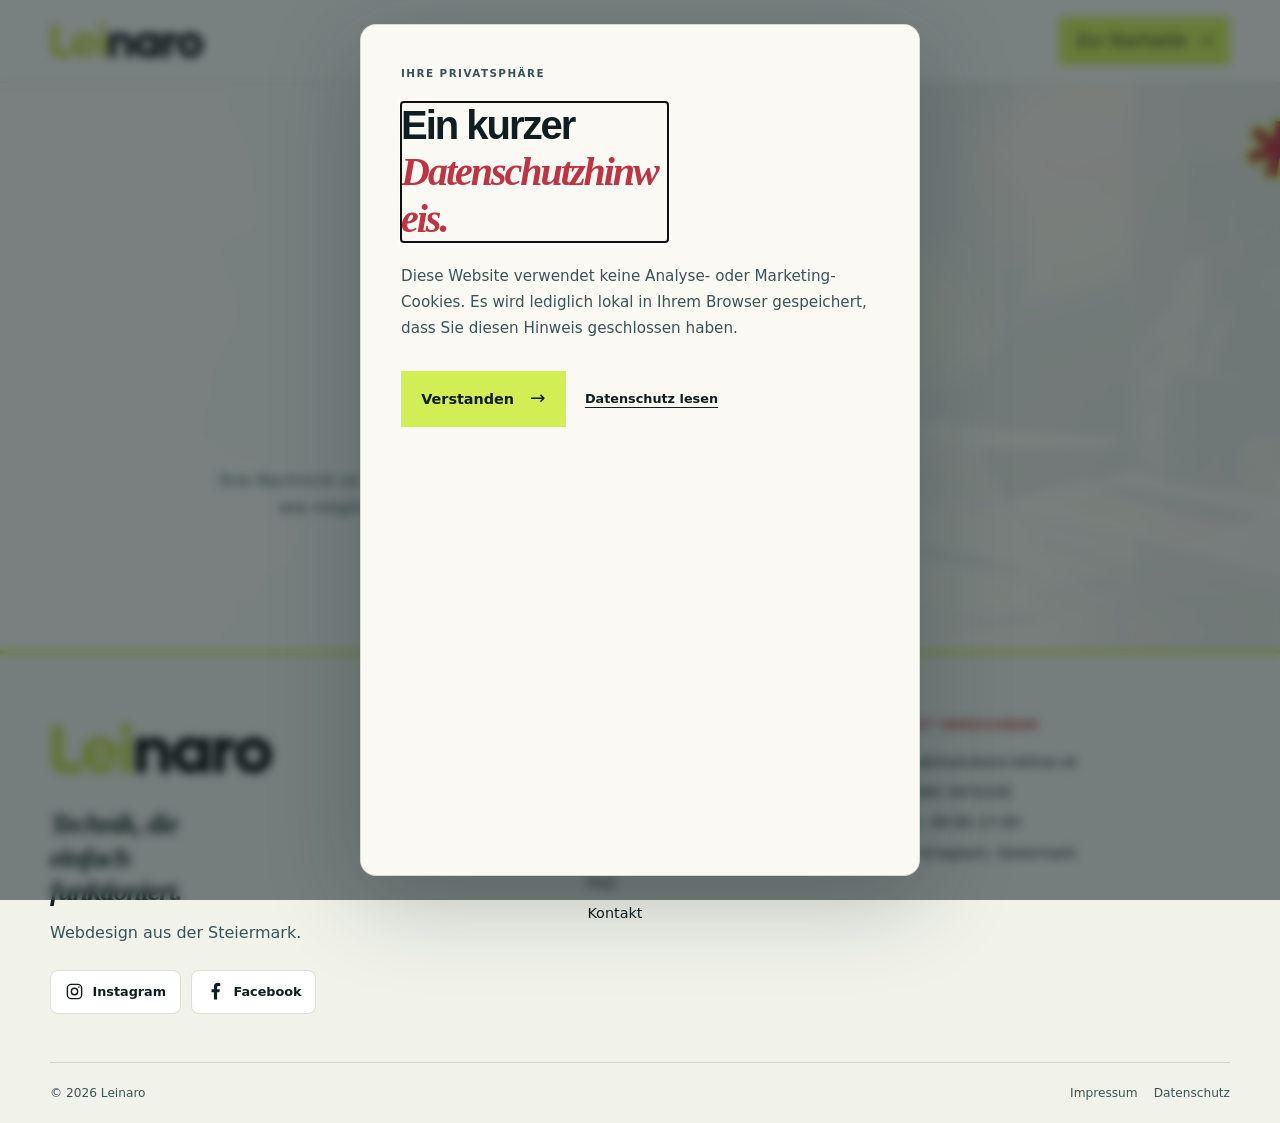
<file: danke.html>
<!doctype html>
<html lang="de">
  <head>
    <meta charset="utf-8" />
    <meta name="viewport" content="width=device-width, initial-scale=1" />
    <meta name="robots" content="noindex,nofollow" />
    <link rel="icon" href="images/leinaro-logo.svg" type="image/svg+xml" />
    <link rel="stylesheet" href="css/style.css" />
    <script src="js/script.js" defer></script>
    <title>Vielen Dank | Leinaro</title>
  </head>
  <body>
    <a class="skip-link" href="#main">Zum Inhalt springen</a>
    <header class="site-header site-header--dark">
      <nav class="nav container" aria-label="Hauptnavigation">
        <a class="brand" href="index.html"
          ><span class="brand-mark"></span>Leinaro</a
        ><a class="nav-cta" href="index.html">Zur Startseite <span>→</span></a>
      </nav>
    </header>
    <main id="main">
      <section class="hero-premium thank-you">
        <div class="container hero-premium__copy reveal">
          <p class="hero-kicker"><span></span> Nachricht versendet</p>
          <h1>
            <span class="outline-text">DANKE</span><span>für Ihr</span
            ><span class="accent-text">Vertrauen.</span>
          </h1>
          <div class="hero-premium__intro">
            <p>
              Ihre Nachricht ist eingegangen. Ich melde mich so bald wie möglich persönlich bei
              Ihnen zurück.
            </p>
            <a class="text-arrow" href="index.html">Zur Startseite <span>→</span></a>
          </div>
        </div>
        <div class="thank-you__orb" aria-hidden="true"></div>
      </section>
    </main>
    <footer class="site-footer footer-unified">
      <div class="container">
        <div class="footer-unified__top">
          <div class="footer-unified__brand">
            <a class="brand footer-brand" href="index.html" aria-label="Leinaro Startseite"
              ><span class="brand-mark"></span>Leinaro</a>
            <p class="footer-unified__tagline">Technik, die einfach funktioniert.</p>
            <p class="muted">Webdesign aus der Steiermark.</p>
            <nav class="footer-social" aria-label="Social Media">
              <!-- Profil-URLs ergänzen, sobald Instagram und Facebook verfügbar sind. -->
              <a class="footer-social__link" href="https://www.instagram.com/" target="_blank" rel="noopener noreferrer" aria-label="Instagram öffnen (neuer Tab)">
                <svg viewBox="0 0 24 24" fill="none" stroke="currentColor" stroke-width="1.8" aria-hidden="true" focusable="false">
                  <rect x="3" y="3" width="18" height="18" rx="5" />
                  <circle cx="12" cy="12" r="4" />
                  <circle cx="17.5" cy="6.5" r="1" fill="currentColor" stroke="none" />
                </svg>
                <span>Instagram</span>
              </a>
              <a class="footer-social__link" href="https://www.facebook.com/" target="_blank" rel="noopener noreferrer" aria-label="Facebook öffnen (neuer Tab)">
                <svg viewBox="0 0 24 24" fill="currentColor" aria-hidden="true" focusable="false">
                  <path d="M14 22v-9h3l.5-4H14V7c0-1.2.4-2 2-2h2V1.5A25 25 0 0 0 15 1c-3 0-5 1.8-5 5v3H7v4h3v9z" />
                </svg>
                <span>Facebook</span>
              </a>
            </nav>
          </div>
          <div>
            <p class="footer-title">Entdecken</p>
            <ul class="footer-links">
              <li><a href="index.html">Start</a></li>
              <li><a href="ueber-uns.html">Über mich</a></li>
              <li><a href="leistungen.html">Leistungen</a></li>
              <li><a href="referenzen.html">Projekte</a></li>
              <li><a href="faq.html">FAQ</a></li>
              <li><a href="kontakt.html">Kontakt</a></li>
            </ul>
          </div>
          <div>
            <p class="footer-title">Direkt erreichbar</p>
            <ul class="footer-links">
              <li><a href="mailto:office@itsolutions-leitner.at">office@itsolutions-leitner.at</a></li>
              <li><a href="tel:+436603972228">+43 660 3972228</a></li>
              <li>Mo–Fr, 08:00–17:00</li>
              <li>8670 Krieglach, Steiermark</li>
            </ul>
          </div>
        </div>
        <div class="footer-bottom">
          <span>© 2026 Leinaro</span>
          <div><a href="impressum.html">Impressum</a><a href="datenschutz.html">Datenschutz</a></div>
        </div>
      </div>
    </footer>
  </body>
</html>
</file>
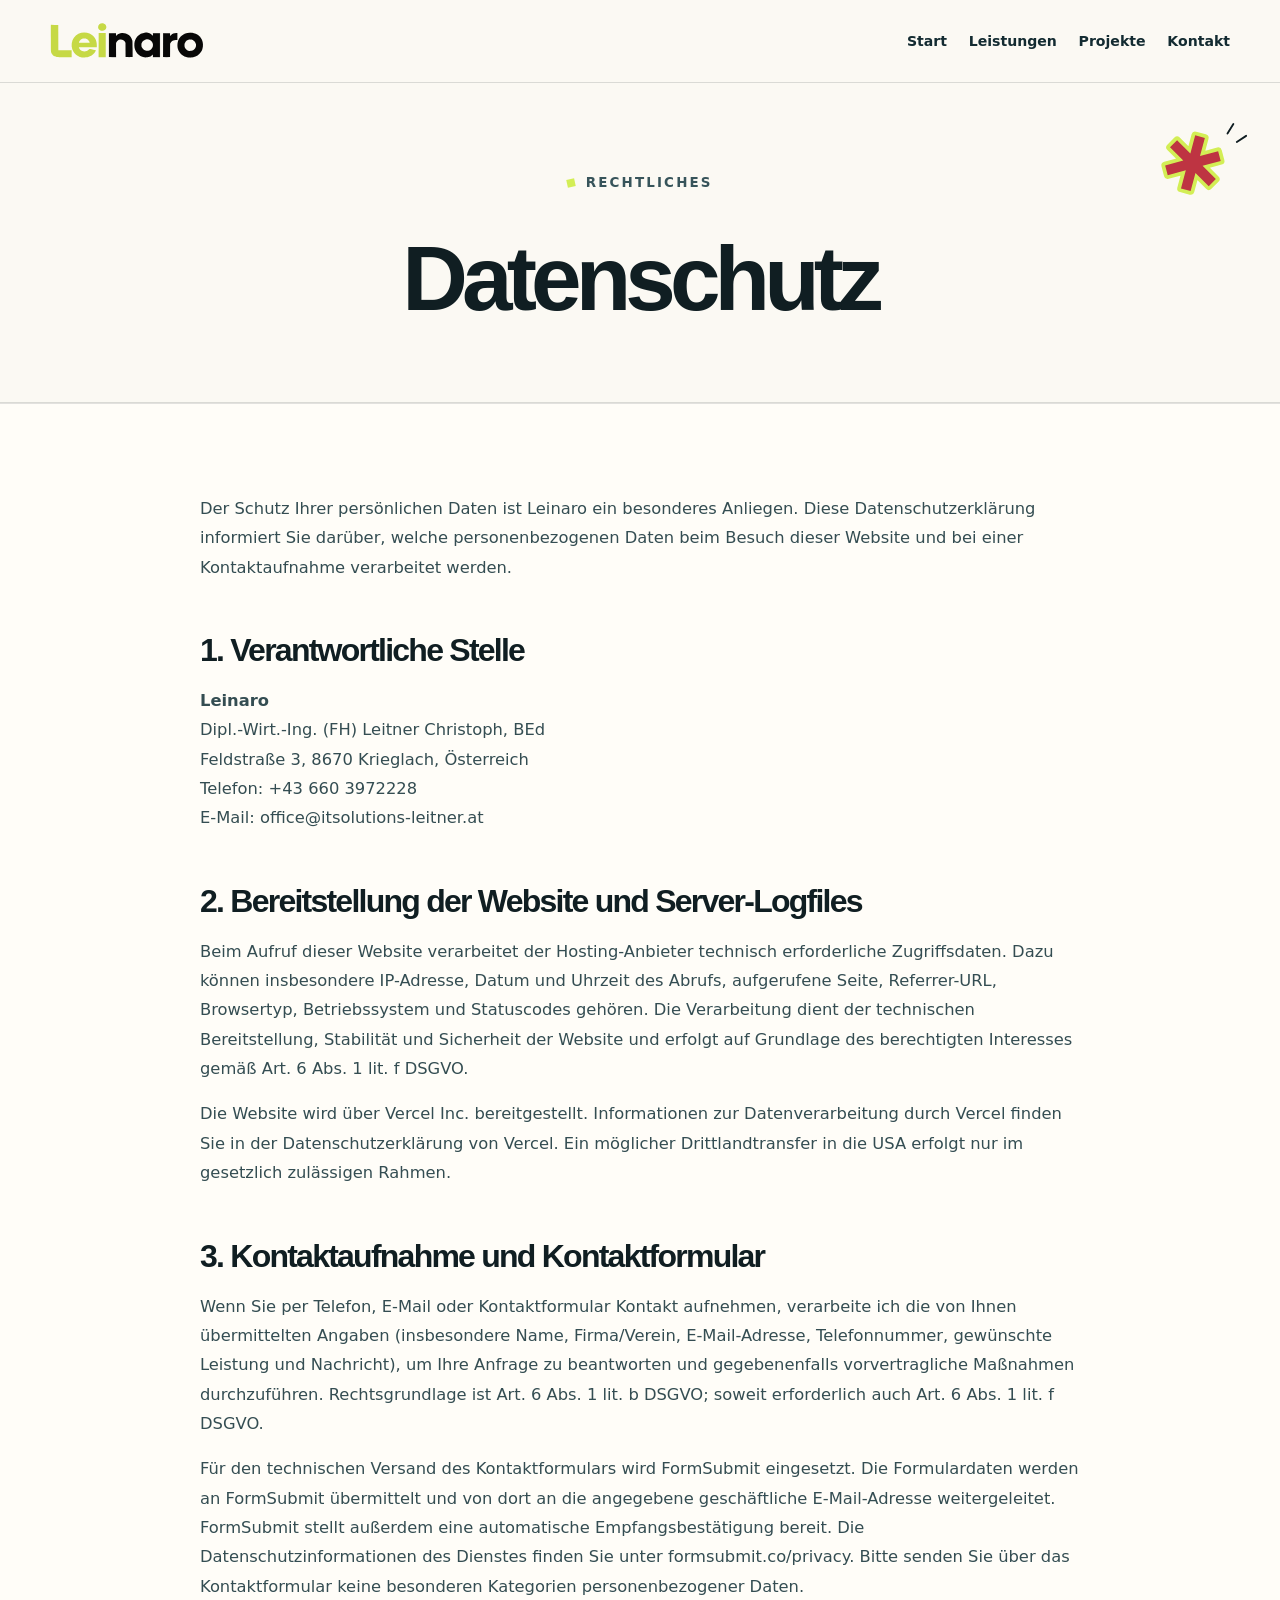
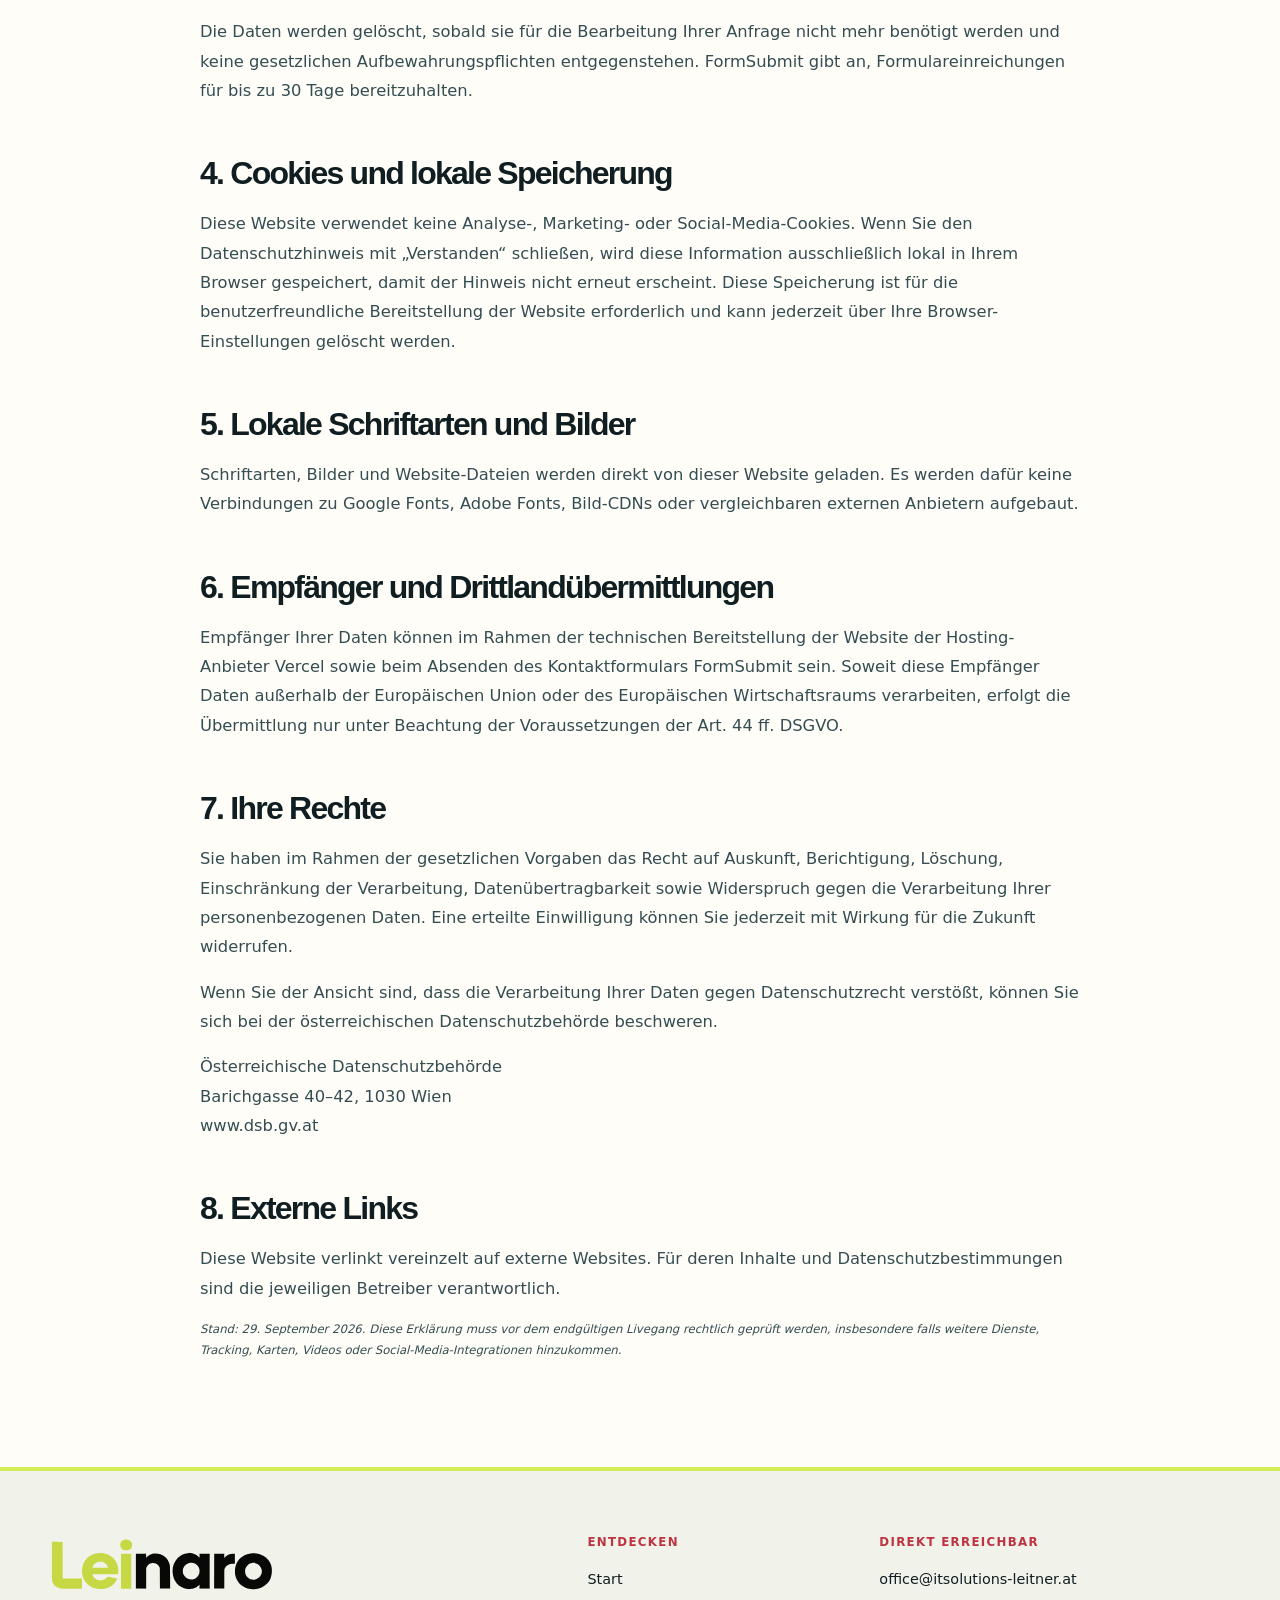
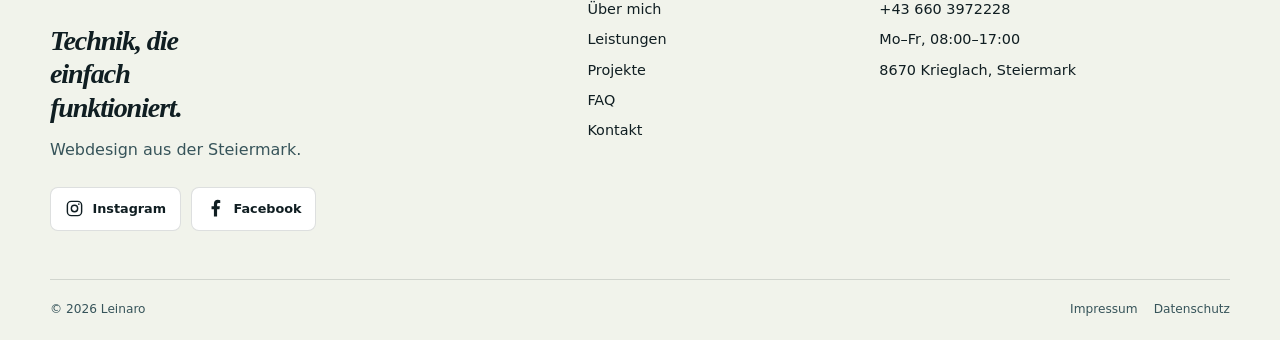
<file: datenschutz.html>
<!doctype html>
<html lang="de">
  <head>
    <meta charset="utf-8" />
    <meta name="viewport" content="width=device-width, initial-scale=1" />
    <meta name="robots" content="noindex,nofollow" />
    <link rel="icon" href="images/leinaro-logo.svg" type="image/svg+xml" />
    <link rel="stylesheet" href="css/style.css" />
    <script src="js/script.js" defer></script>
    <title>Datenschutz | Leinaro</title>
  </head>
  <body>
    <a class="skip-link" href="#main">Zum Inhalt springen</a>
    <header class="site-header">
      <nav class="nav container" aria-label="Hauptnavigation">
        <a class="brand" href="index.html"
          ><span class="brand-mark"></span>Leinaro</a
        ><button
          class="menu-toggle"
          type="button"
          aria-label="Menü öffnen"
          aria-expanded="false"
          aria-controls="primary-menu"
        >
          <span></span><span></span><span></span>
        </button>
        <ul class="nav-links" id="primary-menu">
          <li><a href="index.html">Start</a></li>
          <li><a href="leistungen.html">Leistungen</a></li>
          <li><a href="referenzen.html">Projekte</a></li>
          <li><a href="kontakt.html">Kontakt</a></li>
        </ul>
      </nav>
    </header>
    <main id="main">
      <section class="page-hero">
        <div class="container">
          <p class="eyebrow">Rechtliches</p>
          <h1>Datenschutz</h1>
        </div>
      </section>
      <section class="section section-surface section-surface--white">
        <article class="container legal">
          <p>
            Der Schutz Ihrer persönlichen Daten ist Leinaro ein besonderes Anliegen. Diese
            Datenschutzerklärung informiert Sie darüber, welche personenbezogenen Daten beim Besuch
            dieser Website und bei einer Kontaktaufnahme verarbeitet werden.
          </p>
          <h2>1. Verantwortliche Stelle</h2>
          <p>
            <strong>Leinaro</strong><br />Dipl.-Wirt.-Ing. (FH) Leitner Christoph, BEd<br />Feldstraße
            3, 8670 Krieglach, Österreich<br />Telefon:
            <a href="tel:+436603972228">+43 660 3972228</a><br />E-Mail:
            <a href="mailto:office@itsolutions-leitner.at">office@itsolutions-leitner.at</a>
          </p>
          <h2>2. Bereitstellung der Website und Server-Logfiles</h2>
          <p>
            Beim Aufruf dieser Website verarbeitet der Hosting-Anbieter technisch erforderliche
            Zugriffsdaten. Dazu können insbesondere IP-Adresse, Datum und Uhrzeit des Abrufs,
            aufgerufene Seite, Referrer-URL, Browsertyp, Betriebssystem und Statuscodes gehören. Die
            Verarbeitung dient der technischen Bereitstellung, Stabilität und Sicherheit der Website
            und erfolgt auf Grundlage des berechtigten Interesses gemäß Art. 6 Abs. 1 lit. f DSGVO.
          </p>
          <p>
            Die Website wird über Vercel Inc. bereitgestellt. Informationen zur Datenverarbeitung
            durch Vercel finden Sie in der
            <a
              href="https://vercel.com/legal/privacy-policy"
              target="_blank"
              rel="noopener noreferrer"
              >Datenschutzerklärung von Vercel</a
            >. Ein möglicher Drittlandtransfer in die USA erfolgt nur im gesetzlich zulässigen
            Rahmen.
          </p>
          <h2>3. Kontaktaufnahme und Kontaktformular</h2>
          <p>
            Wenn Sie per Telefon, E-Mail oder Kontaktformular Kontakt aufnehmen, verarbeite ich die
            von Ihnen übermittelten Angaben (insbesondere Name, Firma/Verein, E-Mail-Adresse,
            Telefonnummer, gewünschte Leistung und Nachricht), um Ihre Anfrage zu beantworten und
            gegebenenfalls vorvertragliche Maßnahmen durchzuführen. Rechtsgrundlage ist Art. 6 Abs.
            1 lit. b DSGVO; soweit erforderlich auch Art. 6 Abs. 1 lit. f DSGVO.
          </p>
          <p>
            Für den technischen Versand des Kontaktformulars wird
            <a href="https://formsubmit.co/" target="_blank" rel="noopener noreferrer"
              >FormSubmit</a
            >
            eingesetzt. Die Formulardaten werden an FormSubmit übermittelt und von dort an die
            angegebene geschäftliche E-Mail-Adresse weitergeleitet. FormSubmit stellt außerdem eine
            automatische Empfangsbestätigung bereit. Die Datenschutzinformationen des Dienstes
            finden Sie unter
            <a href="https://formsubmit.co/privacy" target="_blank" rel="noopener noreferrer"
              >formsubmit.co/privacy</a
            >. Bitte senden Sie über das Kontaktformular keine besonderen Kategorien
            personenbezogener Daten.
          </p>
          <p>
            Die Daten werden gelöscht, sobald sie für die Bearbeitung Ihrer Anfrage nicht mehr
            benötigt werden und keine gesetzlichen Aufbewahrungspflichten entgegenstehen. FormSubmit
            gibt an, Formulareinreichungen für bis zu 30 Tage bereitzuhalten.
          </p>
          <h2>4. Cookies und lokale Speicherung</h2>
          <p>
            Diese Website verwendet keine Analyse-, Marketing- oder Social-Media-Cookies. Wenn Sie
            den Datenschutzhinweis mit „Verstanden“ schließen, wird diese Information ausschließlich
            lokal in Ihrem Browser gespeichert, damit der Hinweis nicht erneut erscheint. Diese
            Speicherung ist für die benutzerfreundliche Bereitstellung der Website erforderlich und
            kann jederzeit über Ihre Browser-Einstellungen gelöscht werden.
          </p>
          <h2>5. Lokale Schriftarten und Bilder</h2>
          <p>
            Schriftarten, Bilder und Website-Dateien werden direkt von dieser Website geladen. Es
            werden dafür keine Verbindungen zu Google Fonts, Adobe Fonts, Bild-CDNs oder
            vergleichbaren externen Anbietern aufgebaut.
          </p>
          <h2>6. Empfänger und Drittlandübermittlungen</h2>
          <p>
            Empfänger Ihrer Daten können im Rahmen der technischen Bereitstellung der Website der
            Hosting-Anbieter Vercel sowie beim Absenden des Kontaktformulars FormSubmit sein. Soweit
            diese Empfänger Daten außerhalb der Europäischen Union oder des Europäischen
            Wirtschaftsraums verarbeiten, erfolgt die Übermittlung nur unter Beachtung der
            Voraussetzungen der Art. 44 ff. DSGVO.
          </p>
          <h2>7. Ihre Rechte</h2>
          <p>
            Sie haben im Rahmen der gesetzlichen Vorgaben das Recht auf Auskunft, Berichtigung,
            Löschung, Einschränkung der Verarbeitung, Datenübertragbarkeit sowie Widerspruch gegen
            die Verarbeitung Ihrer personenbezogenen Daten. Eine erteilte Einwilligung können Sie
            jederzeit mit Wirkung für die Zukunft widerrufen.
          </p>
          <p>
            Wenn Sie der Ansicht sind, dass die Verarbeitung Ihrer Daten gegen Datenschutzrecht
            verstößt, können Sie sich bei der österreichischen Datenschutzbehörde beschweren.
          </p>
          <p>
            Österreichische Datenschutzbehörde<br />Barichgasse 40–42, 1030 Wien<br /><a
              href="https://www.dsb.gv.at/"
              target="_blank"
              rel="noopener noreferrer"
              >www.dsb.gv.at</a
            >
          </p>
          <h2>8. Externe Links</h2>
          <p>
            Diese Website verlinkt vereinzelt auf externe Websites. Für deren Inhalte und
            Datenschutzbestimmungen sind die jeweiligen Betreiber verantwortlich.
          </p>
          <p class="image-note">
            Stand: 29. September 2026. Diese Erklärung muss vor dem endgültigen Livegang rechtlich
            geprüft werden, insbesondere falls weitere Dienste, Tracking, Karten, Videos oder
            Social-Media-Integrationen hinzukommen.
          </p>
        </article>
      </section>
    </main>
    <footer class="site-footer footer-unified">
      <div class="container">
        <div class="footer-unified__top">
          <div class="footer-unified__brand">
            <a class="brand footer-brand" href="index.html" aria-label="Leinaro Startseite"
              ><span class="brand-mark"></span>Leinaro</a>
            <p class="footer-unified__tagline">Technik, die einfach funktioniert.</p>
            <p class="muted">Webdesign aus der Steiermark.</p>
            <nav class="footer-social" aria-label="Social Media">
              <!-- Profil-URLs ergänzen, sobald Instagram und Facebook verfügbar sind. -->
              <a class="footer-social__link" href="https://www.instagram.com/" target="_blank" rel="noopener noreferrer" aria-label="Instagram öffnen (neuer Tab)">
                <svg viewBox="0 0 24 24" fill="none" stroke="currentColor" stroke-width="1.8" aria-hidden="true" focusable="false">
                  <rect x="3" y="3" width="18" height="18" rx="5" />
                  <circle cx="12" cy="12" r="4" />
                  <circle cx="17.5" cy="6.5" r="1" fill="currentColor" stroke="none" />
                </svg>
                <span>Instagram</span>
              </a>
              <a class="footer-social__link" href="https://www.facebook.com/" target="_blank" rel="noopener noreferrer" aria-label="Facebook öffnen (neuer Tab)">
                <svg viewBox="0 0 24 24" fill="currentColor" aria-hidden="true" focusable="false">
                  <path d="M14 22v-9h3l.5-4H14V7c0-1.2.4-2 2-2h2V1.5A25 25 0 0 0 15 1c-3 0-5 1.8-5 5v3H7v4h3v9z" />
                </svg>
                <span>Facebook</span>
              </a>
            </nav>
          </div>
          <div>
            <p class="footer-title">Entdecken</p>
            <ul class="footer-links">
              <li><a href="index.html">Start</a></li>
              <li><a href="ueber-uns.html">Über mich</a></li>
              <li><a href="leistungen.html">Leistungen</a></li>
              <li><a href="referenzen.html">Projekte</a></li>
              <li><a href="faq.html">FAQ</a></li>
              <li><a href="kontakt.html">Kontakt</a></li>
            </ul>
          </div>
          <div>
            <p class="footer-title">Direkt erreichbar</p>
            <ul class="footer-links">
              <li><a href="mailto:office@itsolutions-leitner.at">office@itsolutions-leitner.at</a></li>
              <li><a href="tel:+436603972228">+43 660 3972228</a></li>
              <li>Mo–Fr, 08:00–17:00</li>
              <li>8670 Krieglach, Steiermark</li>
            </ul>
          </div>
        </div>
        <div class="footer-bottom">
          <span>© 2026 Leinaro</span>
          <div><a href="impressum.html">Impressum</a><a href="datenschutz.html">Datenschutz</a></div>
        </div>
      </div>
    </footer>
  </body>
</html>
</file>
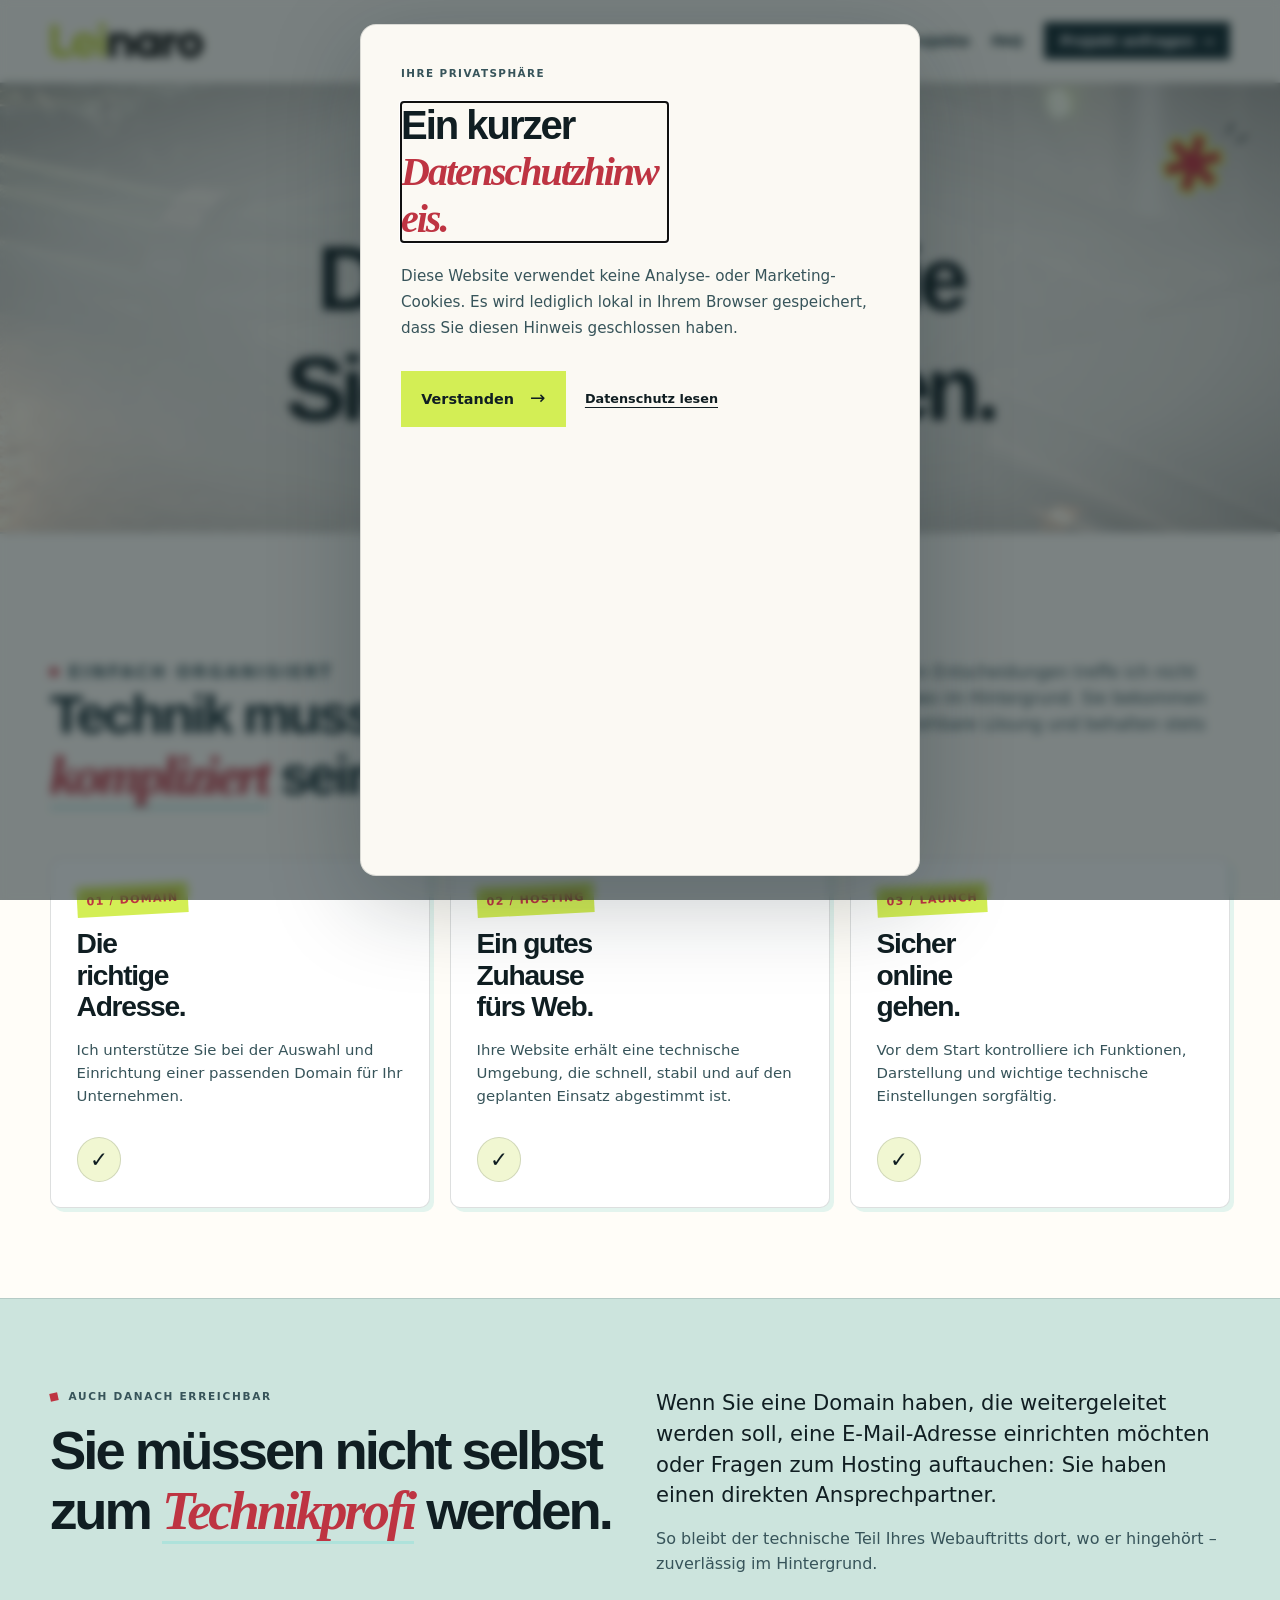
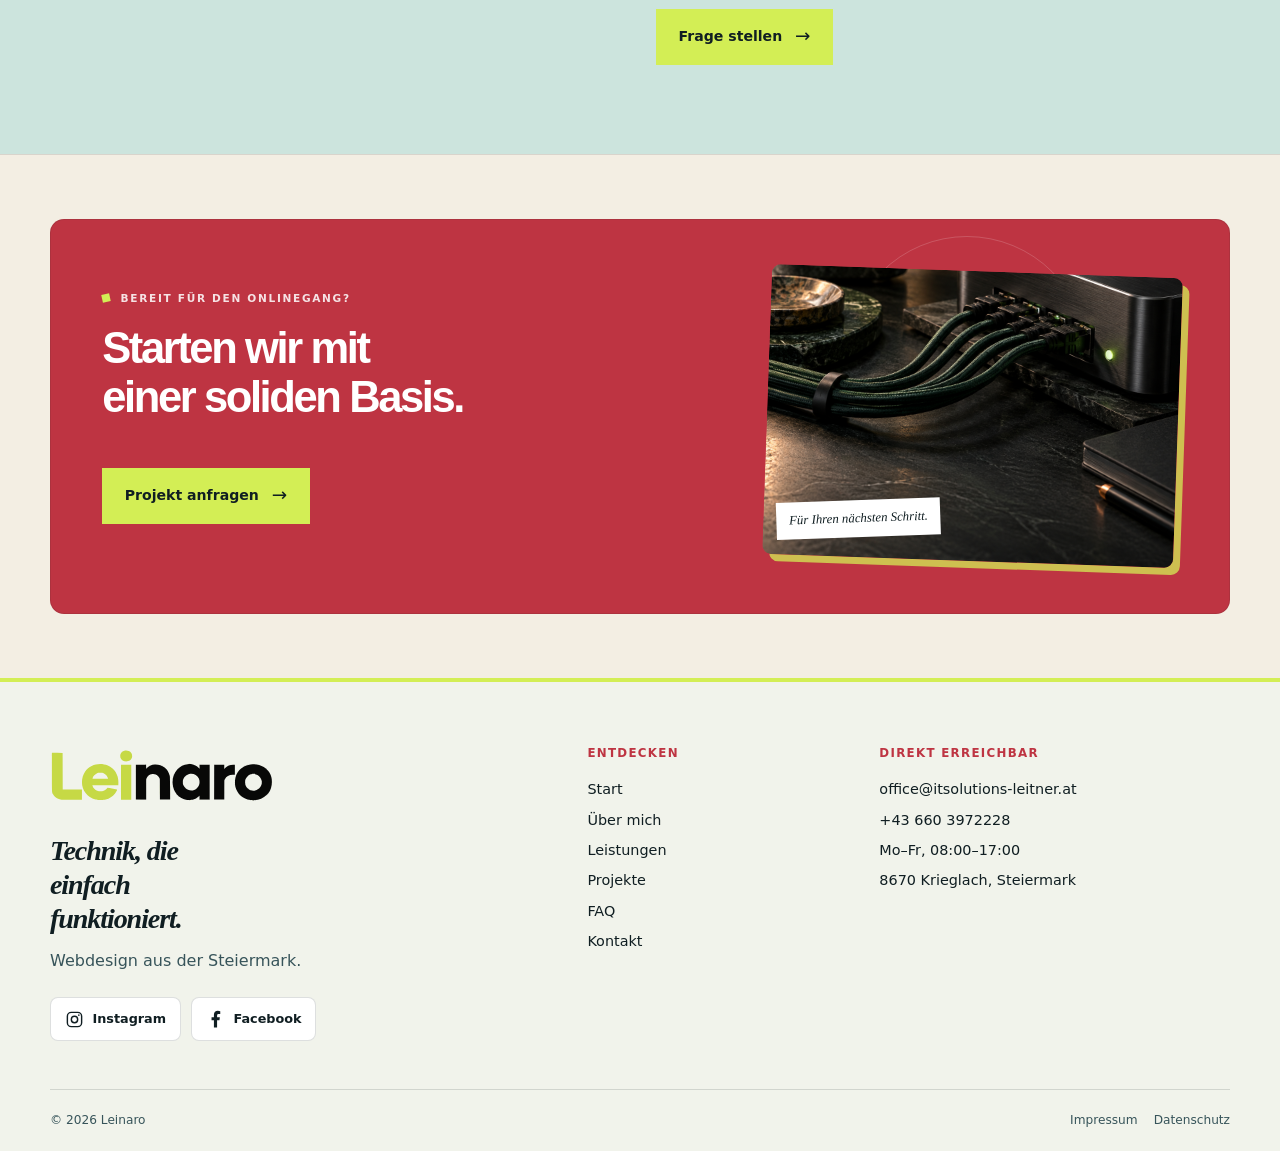
<file: domain-hosting.html>
<!doctype html>
<html lang="de">
  <head>
    <meta charset="utf-8" />
    <meta name="viewport" content="width=device-width, initial-scale=1" />
    <meta
      name="description"
      content="Domain, Hosting und der sichere Onlinegang Ihrer Website – persönlich organisiert von Leinaro."
    />
    <link rel="stylesheet" href="css/style.css" />
    <script src="js/script.js" defer></script>
    <title>Domain & Hosting | Leinaro</title>
    <link rel="icon" href="images/leinaro-logo.svg" type="image/svg+xml" />
  </head>
  <body>
    <a class="skip-link" href="#main">Zum Inhalt springen</a>
    <header class="site-header">
      <nav class="nav container" aria-label="Hauptnavigation">
        <a class="brand" href="index.html"
          ><span class="brand-mark"></span>Leinaro</a
        ><button class="menu-toggle" type="button" aria-label="Menü öffnen" aria-expanded="false">
          <span></span><span></span><span></span>
        </button>
        <ul class="nav-links">
          <li><a href="index.html">Start</a></li>
          <li><a href="ueber-uns.html">Über mich</a></li>
          <li class="has-submenu">
            <button type="button">Leistungen</button>
            <ul class="submenu">
              <li><a href="webdesign.html">Webdesign</a></li>
              <li><a href="betreuung.html">Betreuung</a></li>
              <li>
                <a class="active" href="domain-hosting.html">Domain & Hosting</a>
              </li>
              <li><a href="seo.html">SEO &amp; Sichtbarkeit</a></li>
            </ul>
          </li>
          <li><a href="referenzen.html">Projekte</a></li>
          <li><a href="faq.html">FAQ</a></li>
          <li><a class="nav-cta" href="kontakt.html">Projekt anfragen</a></li>
        </ul>
      </nav>
    </header>
    <main id="main">
      <section class="page-hero">
        <div class="container reveal">
          <p class="eyebrow">Leistung 03 · Domain & Hosting</p>
          <h1>Die Basis, auf die Sie <span class="lime">zählen</span> können.</h1>
        </div>
      </section>
      <section class="section section-surface section-surface--white">
        <div class="container">
          <div class="section__head reveal">
            <div>
              <p class="eyebrow">Einfach organisiert</p>
              <h2>Technik muss nicht <span class="editorial-mark">kompliziert</span> sein.</h2>
            </div>
            <p>
              Die technischen Entscheidungen treffe ich nicht einfach irgendwo im Hintergrund. Sie
              bekommen eine nachvollziehbare Lösung und behalten stets den Überblick.
            </p>
          </div>
          <div class="grid-3">
            <div class="service-card service-card--aqua reveal">
              <span class="service-card__number">01 / DOMAIN</span>
              <h3>Die richtige Adresse.</h3>
              <p>
                Ich unterstütze Sie bei der Auswahl und Einrichtung einer passenden Domain für Ihr
                Unternehmen.
              </p>
              <span class="service-card__arrow">✓</span>
            </div>
            <div class="service-card service-card--lime reveal delay-1">
              <span class="service-card__number">02 / HOSTING</span>
              <h3>Ein gutes Zuhause fürs Web.</h3>
              <p>
                Ihre Website erhält eine technische Umgebung, die schnell, stabil und auf den
                geplanten Einsatz abgestimmt ist.
              </p>
              <span class="service-card__arrow">✓</span>
            </div>
            <div class="service-card reveal delay-2">
              <span class="service-card__number">03 / LAUNCH</span>
              <h3>Sicher online gehen.</h3>
              <p>
                Vor dem Start kontrolliere ich Funktionen, Darstellung und wichtige technische
                Einstellungen sorgfältig.
              </p>
              <span class="service-card__arrow">✓</span>
            </div>
          </div>
        </div>
      </section>
      <section class="section section--ink section-surface section-surface--aqua">
        <div class="container grid-2">
          <div class="reveal">
            <p class="eyebrow">Auch danach erreichbar</p>
            <h2>Sie müssen nicht selbst zum <span class="editorial-mark">Technikprofi</span> werden.</h2>
          </div>
          <div class="reveal delay-1">
            <p class="lead">
              Wenn Sie eine Domain haben, die weitergeleitet werden soll, eine E-Mail-Adresse
              einrichten möchten oder Fragen zum Hosting auftauchen: Sie haben einen direkten
              Ansprechpartner.
            </p>
            <p class="muted">
              So bleibt der technische Teil Ihres Webauftritts dort, wo er hingehört – zuverlässig
              im Hintergrund.
            </p>
            <div class="button-row">
              <a class="button button--lime" href="kontakt.html">Frage stellen</a>
            </div>
          </div>
        </div>
      </section>
      <section class="cta-band section-surface section-surface--cream">
        <div class="container cta-panel">
          <div class="cta-panel__copy">
            <p class="eyebrow">Bereit für den Onlinegang?</p>
            <h2>Starten wir mit einer soliden Basis.</h2>
          </div>
          <a class="button button--primary" href="kontakt.html">Projekt anfragen</a>
          <figure class="cta-panel__visual">
            <img src="images/hosting-detail.png" width="1086" height="1448" loading="lazy" decoding="async" alt="Sorgfältig organisierte technische Infrastruktur" />
            <figcaption>Für Ihren nächsten Schritt.</figcaption>
          </figure>
        </div>
      </section>
    </main>
    <footer class="site-footer footer-unified">
      <div class="container">
        <div class="footer-unified__top">
          <div class="footer-unified__brand">
            <a class="brand footer-brand" href="index.html" aria-label="Leinaro Startseite"
              ><span class="brand-mark"></span>Leinaro</a>
            <p class="footer-unified__tagline">Technik, die einfach funktioniert.</p>
            <p class="muted">Webdesign aus der Steiermark.</p>
            <nav class="footer-social" aria-label="Social Media">
              <!-- Profil-URLs ergänzen, sobald Instagram und Facebook verfügbar sind. -->
              <a class="footer-social__link" href="https://www.instagram.com/" target="_blank" rel="noopener noreferrer" aria-label="Instagram öffnen (neuer Tab)">
                <svg viewBox="0 0 24 24" fill="none" stroke="currentColor" stroke-width="1.8" aria-hidden="true" focusable="false">
                  <rect x="3" y="3" width="18" height="18" rx="5" />
                  <circle cx="12" cy="12" r="4" />
                  <circle cx="17.5" cy="6.5" r="1" fill="currentColor" stroke="none" />
                </svg>
                <span>Instagram</span>
              </a>
              <a class="footer-social__link" href="https://www.facebook.com/" target="_blank" rel="noopener noreferrer" aria-label="Facebook öffnen (neuer Tab)">
                <svg viewBox="0 0 24 24" fill="currentColor" aria-hidden="true" focusable="false">
                  <path d="M14 22v-9h3l.5-4H14V7c0-1.2.4-2 2-2h2V1.5A25 25 0 0 0 15 1c-3 0-5 1.8-5 5v3H7v4h3v9z" />
                </svg>
                <span>Facebook</span>
              </a>
            </nav>
          </div>
          <div>
            <p class="footer-title">Entdecken</p>
            <ul class="footer-links">
              <li><a href="index.html">Start</a></li>
              <li><a href="ueber-uns.html">Über mich</a></li>
              <li><a href="leistungen.html">Leistungen</a></li>
              <li><a href="referenzen.html">Projekte</a></li>
              <li><a href="faq.html">FAQ</a></li>
              <li><a href="kontakt.html">Kontakt</a></li>
            </ul>
          </div>
          <div>
            <p class="footer-title">Direkt erreichbar</p>
            <ul class="footer-links">
              <li><a href="mailto:office@itsolutions-leitner.at">office@itsolutions-leitner.at</a></li>
              <li><a href="tel:+436603972228">+43 660 3972228</a></li>
              <li>Mo–Fr, 08:00–17:00</li>
              <li>8670 Krieglach, Steiermark</li>
            </ul>
          </div>
        </div>
        <div class="footer-bottom">
          <span>© 2026 Leinaro</span>
          <div><a href="impressum.html">Impressum</a><a href="datenschutz.html">Datenschutz</a></div>
        </div>
      </div>
    </footer>
  </body>
</html>
</file>
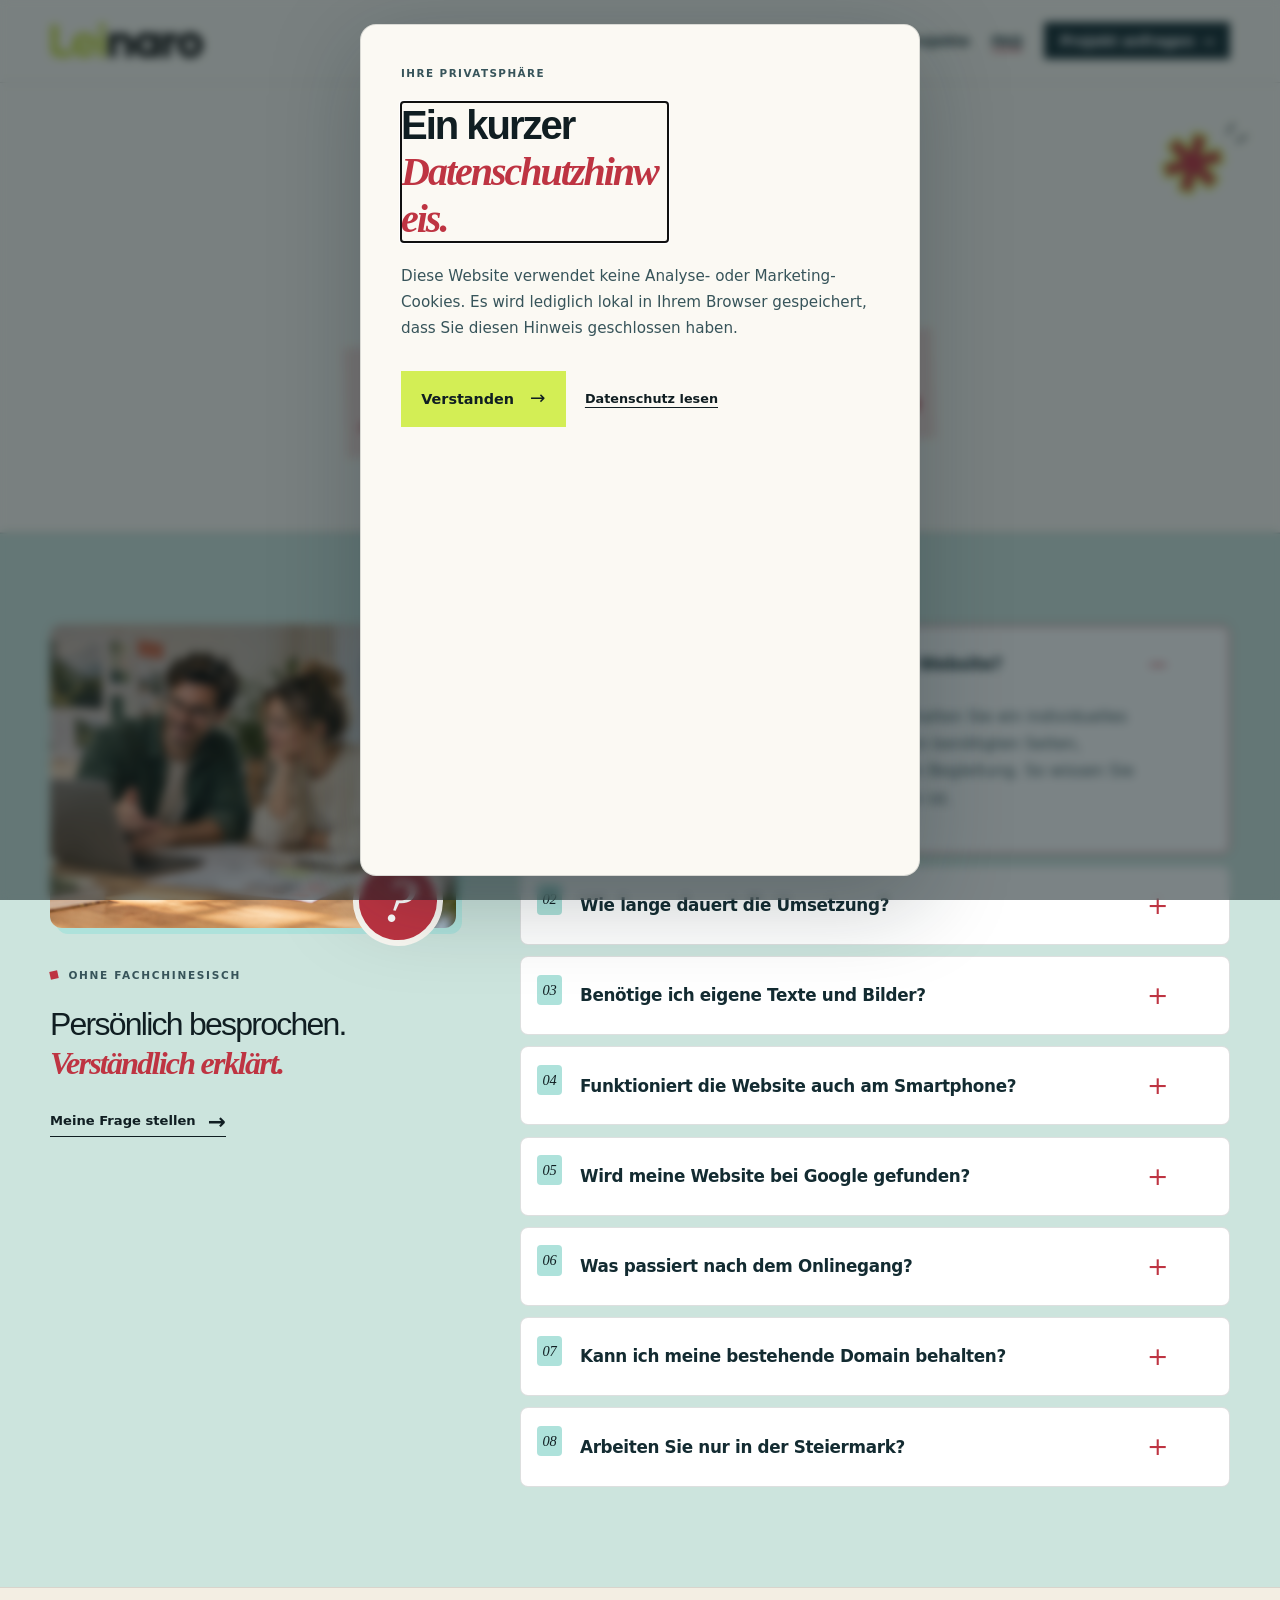
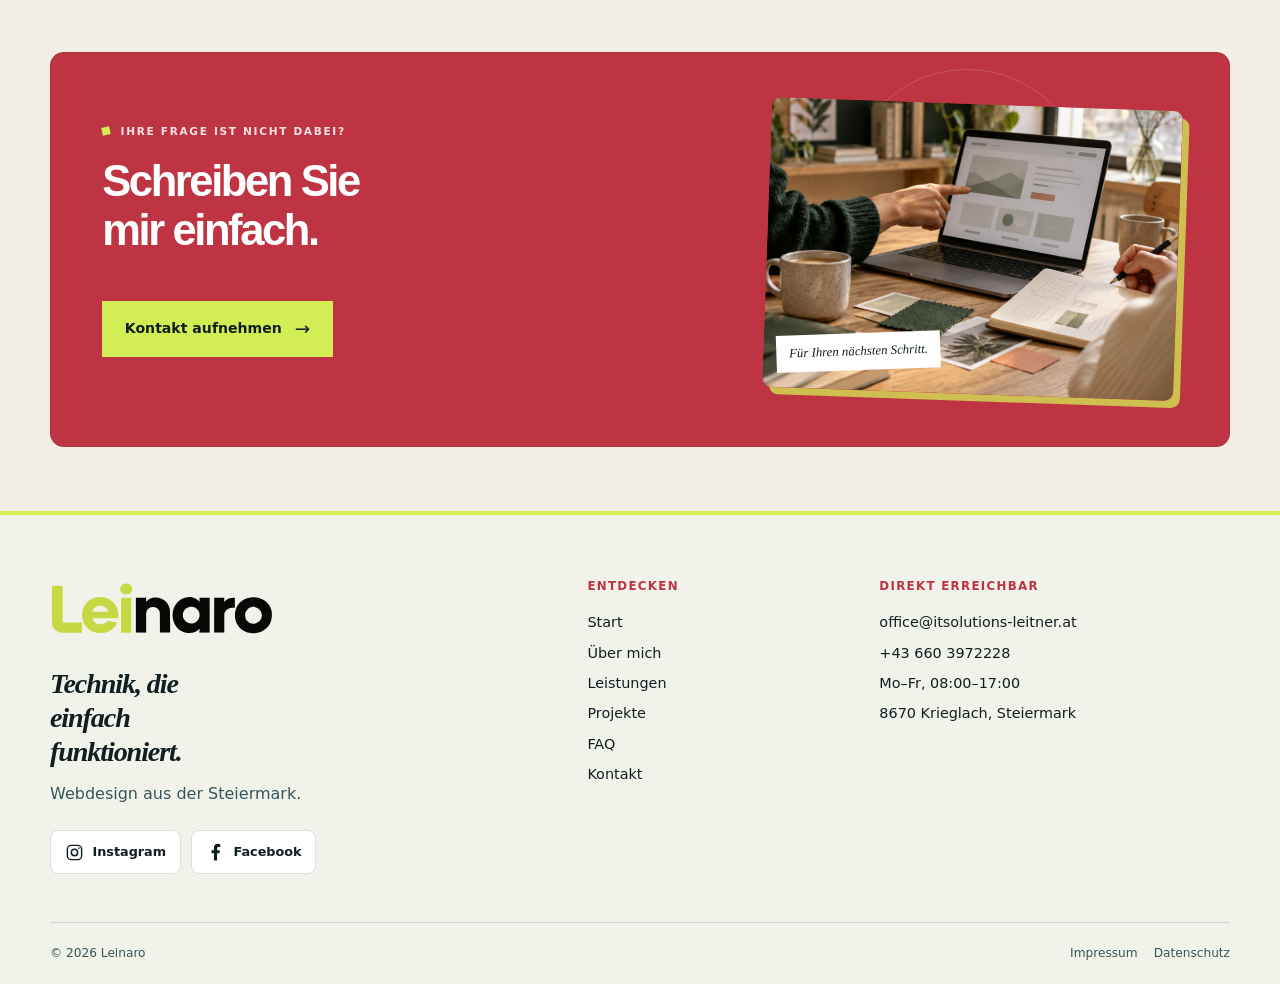
<file: faq.html>
<!doctype html>
<html lang="de">
  <head>
    <meta charset="utf-8" />
    <meta name="viewport" content="width=device-width, initial-scale=1" />
    <meta
      name="description"
      content="Antworten auf häufige Fragen zu Webdesign, Kosten, Ablauf, Hosting und Website-Betreuung bei Leinaro."
    />
    <link rel="stylesheet" href="css/style.css" />
    <script src="js/script.js" defer></script>
    <title>FAQ | Leinaro</title>
    <link rel="icon" href="images/leinaro-logo.svg" type="image/svg+xml" />
  </head>
  <body>
    <a class="skip-link" href="#main">Zum Inhalt springen</a>
    <header class="site-header">
      <nav class="nav container" aria-label="Hauptnavigation">
        <a class="brand" href="index.html"
          ><span class="brand-mark"></span>Leinaro</a
        ><button class="menu-toggle" type="button" aria-label="Menü öffnen" aria-expanded="false">
          <span></span><span></span><span></span>
        </button>
        <ul class="nav-links">
          <li><a href="index.html">Start</a></li>
          <li><a href="ueber-uns.html">Über mich</a></li>
          <li><a href="leistungen.html">Leistungen</a></li>
          <li><a href="referenzen.html">Projekte</a></li>
          <li><a class="active" href="faq.html">FAQ</a></li>
          <li><a class="nav-cta" href="kontakt.html">Projekt anfragen</a></li>
        </ul>
      </nav>
    </header>
    <main id="main">
      <section class="page-hero">
        <div class="container reveal">
          <p class="eyebrow">FAQ</p>
          <h1>Ihre Fragen. <span class="lime">Klare Antworten.</span></h1>
        </div>
      </section>
      <section class="section faq-sheet section-surface section-surface--aqua">
        <div class="container faq-sheet__layout">
          <aside class="faq-sheet__aside reveal" aria-label="Persönliche Antworten">
            <figure class="faq-sheet__photo">
              <img src="images/personal-consultation.png" width="1672" height="941"
                loading="lazy" decoding="async" alt="Illustrative Szene eines persönlichen Gesprächs zu einem Webprojekt" />
              <span class="faq-sheet__symbol" aria-hidden="true">?</span>
            </figure>
            <div class="faq-sheet__note">
              <p class="section-label">Ohne Fachchinesisch</p>
              <p class="faq-sheet__title">Persönlich besprochen.<br /><em>Verständlich erklärt.</em></p>
              <a class="text-arrow" href="kontakt.html">Meine Frage stellen <span aria-hidden="true">→</span></a>
            </div>
          </aside>
          <div class="faq faq--index reveal">
            <details class="faq-item" open>
              <summary>Wie entsteht das Angebot für meine Website?</summary>
              <p>
                Nach einem unverbindlichen Gespräch erhalten Sie ein individuelles Angebot. Der
                Umfang richtet sich nach den benötigten Seiten, Funktionen, Inhalten und der
                gewünschten Begleitung. So wissen Sie vor dem Projektstart genau, was enthalten ist.
              </p>
            </details>
            <details class="faq-item">
              <summary>Wie lange dauert die Umsetzung?</summary>
              <p>
                Das hängt vom Umfang, der Verfügbarkeit von Texten und Bildern sowie den gewünschten
                Funktionen ab. Kleine Websites können innerhalb weniger Wochen fertig sein. Den
                realistischen Zeitplan besprechen wir vor dem Start.
              </p>
            </details>
            <details class="faq-item">
              <summary>Benötige ich eigene Texte und Bilder?</summary>
              <p>
                Vorhandene Unterlagen sind eine gute Grundlage, aber nicht zwingend. Auf Basis
                unseres Gesprächs erstelle ich verständliche Website-Texte. Bilder können Sie
                bereitstellen; auf Wunsch erstelle ich Portraits, Gruppenfotos sowie Arbeits- und
                Detailaufnahmen gegen Aufpreis passend zu Ihrem Webauftritt.
              </p>
            </details>
            <details class="faq-item">
              <summary>Funktioniert die Website auch am Smartphone?</summary>
              <p>
                Ja. Jede Website wird responsiv umgesetzt und für die Nutzung auf Smartphone, Tablet
                und Desktop geprüft.
              </p>
            </details>
            <details class="faq-item">
              <summary>Wird meine Website bei Google gefunden?</summary>
              <p>
                Die technische und inhaltliche Basis für Suchmaschinenoptimierung ist Teil der
                Umsetzung: klare Überschriften, gute Ladezeiten, Meta-Daten und ein lokaler Bezug zu
                Ihrer Region. Eine bestimmte Platzierung kann seriös niemand garantieren.
                Für eine vertiefte Optimierung biete ich zusätzlich
                <a class="text-link" href="seo.html">SEO &amp; Sichtbarkeit</a> an.
              </p>
            </details>
            <details class="faq-item">
              <summary>Was passiert nach dem Onlinegang?</summary>
              <p>
                Auf Wunsch übernehme ich Updates, Backups, Hosting und kleinere Änderungen. Sie
                können zwischen verschiedenen monatlich kündbaren Betreuungspaketen wählen.
              </p>
            </details>
            <details class="faq-item">
              <summary>Kann ich meine bestehende Domain behalten?</summary>
              <p>
                In den meisten Fällen ja. Ich unterstütze Sie beim Umzug oder bei der technischen
                Einrichtung, damit Ihre vorhandene Webadresse weiterhin verwendet werden kann.
              </p>
            </details>
            <details class="faq-item">
              <summary>Arbeiten Sie nur in der Steiermark?</summary>
              <p>
                Der persönliche Schwerpunkt liegt in Krieglach, im Mürztal und der gesamten
                Steiermark. Durch digitale Abstimmung können Projekte aber auch österreichweit
                umgesetzt werden.
              </p>
            </details>
          </div>
        </div>
      </section>
      <section class="cta-band section-surface section-surface--cream">
        <div class="container cta-panel">
          <div class="cta-panel__copy">
            <p class="eyebrow">Ihre Frage ist nicht dabei?</p>
            <h2>Schreiben Sie mir einfach.</h2>
          </div>
          <a class="button button--primary" href="kontakt.html">Kontakt aufnehmen</a>
          <figure class="cta-panel__visual">
            <img src="images/collaboration-studio.png" width="1086" height="1448" loading="lazy" decoding="async" alt="Zusammenarbeit an einem digitalen Konzept" />
            <figcaption>Für Ihren nächsten Schritt.</figcaption>
          </figure>
        </div>
      </section>
    </main>
    <footer class="site-footer footer-unified">
      <div class="container">
        <div class="footer-unified__top">
          <div class="footer-unified__brand">
            <a class="brand footer-brand" href="index.html" aria-label="Leinaro Startseite"
              ><span class="brand-mark"></span>Leinaro</a>
            <p class="footer-unified__tagline">Technik, die einfach funktioniert.</p>
            <p class="muted">Webdesign aus der Steiermark.</p>
            <nav class="footer-social" aria-label="Social Media">
              <!-- Profil-URLs ergänzen, sobald Instagram und Facebook verfügbar sind. -->
              <a class="footer-social__link" href="https://www.instagram.com/" target="_blank" rel="noopener noreferrer" aria-label="Instagram öffnen (neuer Tab)">
                <svg viewBox="0 0 24 24" fill="none" stroke="currentColor" stroke-width="1.8" aria-hidden="true" focusable="false">
                  <rect x="3" y="3" width="18" height="18" rx="5" />
                  <circle cx="12" cy="12" r="4" />
                  <circle cx="17.5" cy="6.5" r="1" fill="currentColor" stroke="none" />
                </svg>
                <span>Instagram</span>
              </a>
              <a class="footer-social__link" href="https://www.facebook.com/" target="_blank" rel="noopener noreferrer" aria-label="Facebook öffnen (neuer Tab)">
                <svg viewBox="0 0 24 24" fill="currentColor" aria-hidden="true" focusable="false">
                  <path d="M14 22v-9h3l.5-4H14V7c0-1.2.4-2 2-2h2V1.5A25 25 0 0 0 15 1c-3 0-5 1.8-5 5v3H7v4h3v9z" />
                </svg>
                <span>Facebook</span>
              </a>
            </nav>
          </div>
          <div>
            <p class="footer-title">Entdecken</p>
            <ul class="footer-links">
              <li><a href="index.html">Start</a></li>
              <li><a href="ueber-uns.html">Über mich</a></li>
              <li><a href="leistungen.html">Leistungen</a></li>
              <li><a href="referenzen.html">Projekte</a></li>
              <li><a href="faq.html">FAQ</a></li>
              <li><a href="kontakt.html">Kontakt</a></li>
            </ul>
          </div>
          <div>
            <p class="footer-title">Direkt erreichbar</p>
            <ul class="footer-links">
              <li><a href="mailto:office@itsolutions-leitner.at">office@itsolutions-leitner.at</a></li>
              <li><a href="tel:+436603972228">+43 660 3972228</a></li>
              <li>Mo–Fr, 08:00–17:00</li>
              <li>8670 Krieglach, Steiermark</li>
            </ul>
          </div>
        </div>
        <div class="footer-bottom">
          <span>© 2026 Leinaro</span>
          <div><a href="impressum.html">Impressum</a><a href="datenschutz.html">Datenschutz</a></div>
        </div>
      </div>
    </footer>
  </body>
</html>
</file>
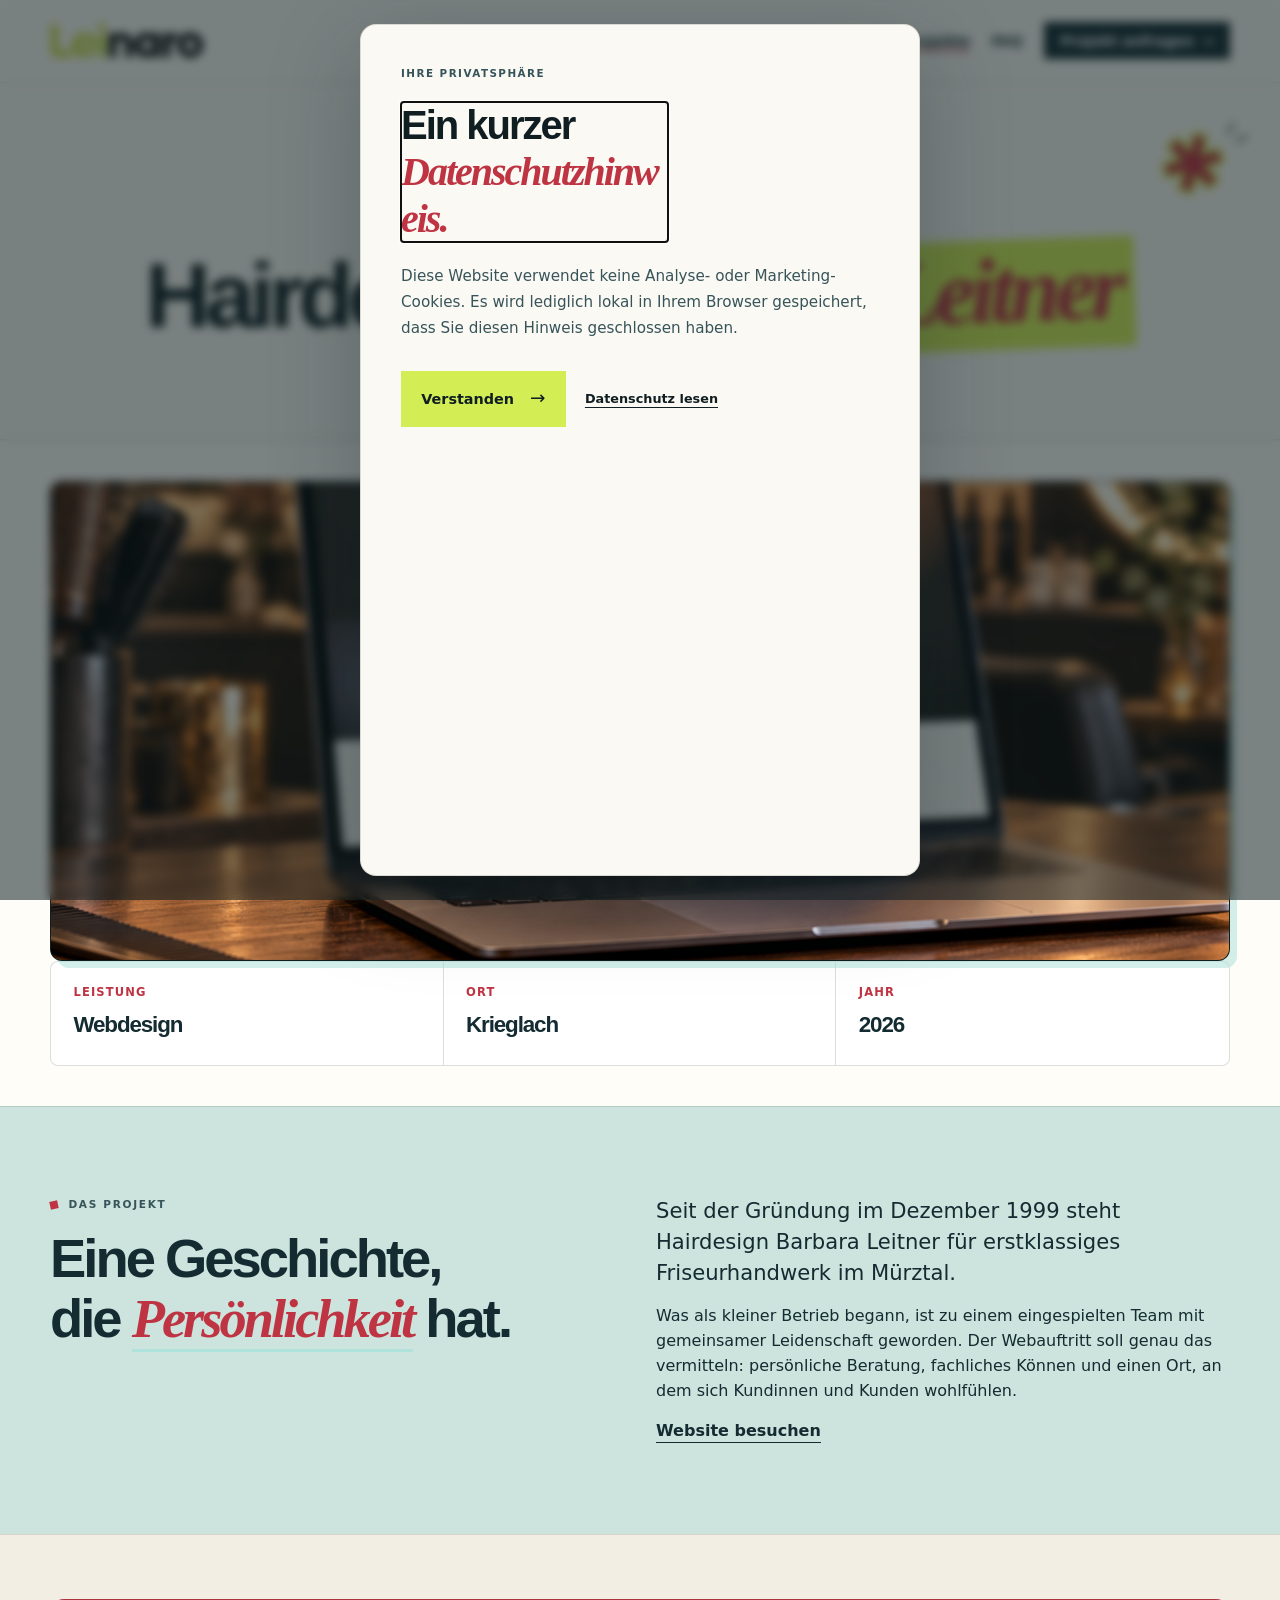
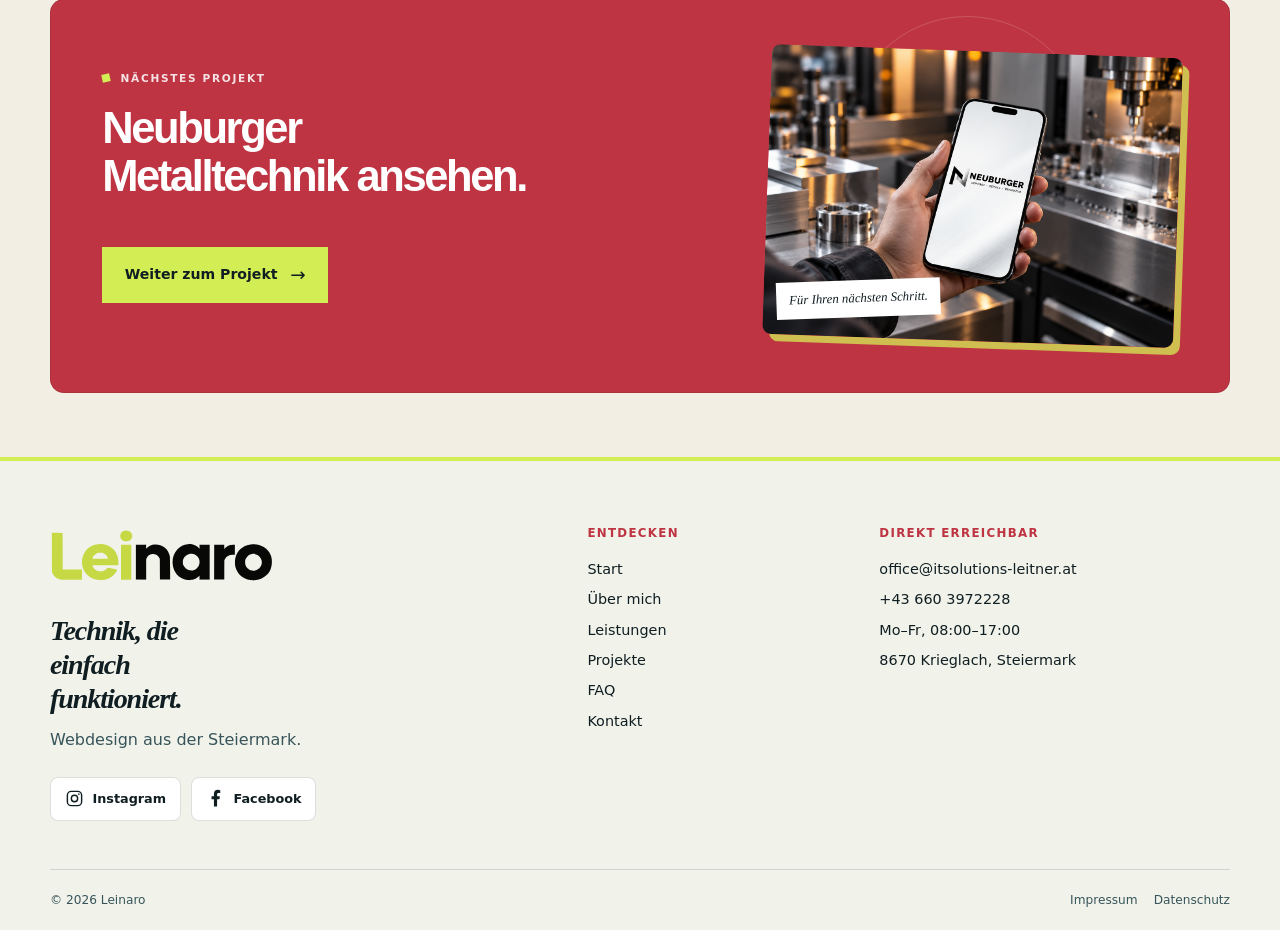
<file: hairdesign-barbara-leitner.html>
<!doctype html>
<html lang="de">
  <head>
    <meta charset="utf-8" />
    <meta name="viewport" content="width=device-width, initial-scale=1" />
    <meta
      name="description"
      content="Projekt Hairdesign Barbara Leitner – Webdesign von Leinaro."
    />
    <link rel="stylesheet" href="css/style.css" />
    <script src="js/script.js" defer></script>
    <title>Hairdesign Barbara Leitner | Leinaro</title>
    <link rel="icon" href="images/leinaro-logo.svg" type="image/svg+xml" />
  </head>
  <body>
    <a class="skip-link" href="#main">Zum Inhalt springen</a>
    <header class="site-header">
      <nav class="nav container" aria-label="Hauptnavigation">
        <a class="brand" href="index.html"
          ><span class="brand-mark"></span>Leinaro</a
        ><button class="menu-toggle" type="button" aria-label="Menü öffnen" aria-expanded="false">
          <span></span><span></span><span></span>
        </button>
        <ul class="nav-links">
          <li><a href="index.html">Start</a></li>
          <li><a href="ueber-uns.html">Über mich</a></li>
          <li><a href="leistungen.html">Leistungen</a></li>
          <li><a class="active" href="referenzen.html">Projekte</a></li>
          <li><a href="faq.html">FAQ</a></li>
          <li><a class="nav-cta" href="kontakt.html">Projekt anfragen</a></li>
        </ul>
      </nav>
    </header>
    <main id="main">
      <section class="page-hero">
        <div class="container reveal">
          <p class="eyebrow">Referenz · 2026 · Krieglach</p>
          <h1>Hairdesign <span class="lime">Barbara Leitner</span></h1>
        </div>
      </section>
      <section class="section section--tight section-surface section-surface--white">
        <div class="container">
          <div class="case-hero project-card project-showcase">
            <img
              src="images/hairdesign-laptop-mockup.png"
              width="1536"
              height="1024"
              alt="Website von Hairdesign Barbara Leitner auf einem Laptop im Salon"
            />
          </div>
          <div class="case-facts">
            <div class="case-fact"><span>Leistung</span><strong>Webdesign</strong></div>
            <div class="case-fact"><span>Ort</span><strong>Krieglach</strong></div>
            <div class="case-fact"><span>Jahr</span><strong>2026</strong></div>
          </div>
        </div>
      </section>
      <section class="section section-surface section-surface--aqua">
        <div class="container grid-2">
          <div class="reveal">
            <p class="eyebrow">Das Projekt</p>
            <h2>Eine Geschichte, die <span class="editorial-mark">Persönlichkeit</span> hat.</h2>
          </div>
          <div class="reveal delay-1">
            <p class="lead">
              Seit der Gründung im Dezember 1999 steht Hairdesign Barbara Leitner für erstklassiges
              Friseurhandwerk im Mürztal.
            </p>
            <p>
              Was als kleiner Betrieb begann, ist zu einem eingespielten Team mit gemeinsamer
              Leidenschaft geworden. Der Webauftritt soll genau das vermitteln: persönliche
              Beratung, fachliches Können und einen Ort, an dem sich Kundinnen und Kunden
              wohlfühlen.
            </p>
            <a
              class="text-link"
              href="https://www.hairdesign-leitner.at/"
              target="_blank"
              rel="noopener"
              >Website besuchen</a
            >
          </div>
        </div>
      </section>
      <section class="cta-band section-surface section-surface--cream">
        <div class="container cta-panel">
          <div class="cta-panel__copy">
            <p class="eyebrow">Nächstes Projekt</p>
            <h2>Neuburger Metalltechnik ansehen.</h2>
          </div>
          <a class="button button--primary" href="neuburger-metalltechnik.html"
            >Weiter zum Projekt</a
          >
          <figure class="cta-panel__visual">
            <img src="images/neuburger-phone-hand-mockup.png" width="1536" height="1024" loading="lazy" decoding="async" alt="Smartphone mit dem Neuburger-Metalltechnik-Logo in einer Metallwerkstatt" />
            <figcaption>Für Ihren nächsten Schritt.</figcaption>
          </figure>
        </div>
      </section>
    </main>
    <footer class="site-footer footer-unified">
      <div class="container">
        <div class="footer-unified__top">
          <div class="footer-unified__brand">
            <a class="brand footer-brand" href="index.html" aria-label="Leinaro Startseite"
              ><span class="brand-mark"></span>Leinaro</a>
            <p class="footer-unified__tagline">Technik, die einfach funktioniert.</p>
            <p class="muted">Webdesign aus der Steiermark.</p>
            <nav class="footer-social" aria-label="Social Media">
              <!-- Profil-URLs ergänzen, sobald Instagram und Facebook verfügbar sind. -->
              <a class="footer-social__link" href="https://www.instagram.com/" target="_blank" rel="noopener noreferrer" aria-label="Instagram öffnen (neuer Tab)">
                <svg viewBox="0 0 24 24" fill="none" stroke="currentColor" stroke-width="1.8" aria-hidden="true" focusable="false">
                  <rect x="3" y="3" width="18" height="18" rx="5" />
                  <circle cx="12" cy="12" r="4" />
                  <circle cx="17.5" cy="6.5" r="1" fill="currentColor" stroke="none" />
                </svg>
                <span>Instagram</span>
              </a>
              <a class="footer-social__link" href="https://www.facebook.com/" target="_blank" rel="noopener noreferrer" aria-label="Facebook öffnen (neuer Tab)">
                <svg viewBox="0 0 24 24" fill="currentColor" aria-hidden="true" focusable="false">
                  <path d="M14 22v-9h3l.5-4H14V7c0-1.2.4-2 2-2h2V1.5A25 25 0 0 0 15 1c-3 0-5 1.8-5 5v3H7v4h3v9z" />
                </svg>
                <span>Facebook</span>
              </a>
            </nav>
          </div>
          <div>
            <p class="footer-title">Entdecken</p>
            <ul class="footer-links">
              <li><a href="index.html">Start</a></li>
              <li><a href="ueber-uns.html">Über mich</a></li>
              <li><a href="leistungen.html">Leistungen</a></li>
              <li><a href="referenzen.html">Projekte</a></li>
              <li><a href="faq.html">FAQ</a></li>
              <li><a href="kontakt.html">Kontakt</a></li>
            </ul>
          </div>
          <div>
            <p class="footer-title">Direkt erreichbar</p>
            <ul class="footer-links">
              <li><a href="mailto:office@itsolutions-leitner.at">office@itsolutions-leitner.at</a></li>
              <li><a href="tel:+436603972228">+43 660 3972228</a></li>
              <li>Mo–Fr, 08:00–17:00</li>
              <li>8670 Krieglach, Steiermark</li>
            </ul>
          </div>
        </div>
        <div class="footer-bottom">
          <span>© 2026 Leinaro</span>
          <div><a href="impressum.html">Impressum</a><a href="datenschutz.html">Datenschutz</a></div>
        </div>
      </div>
    </footer>
  </body>
</html>
</file>
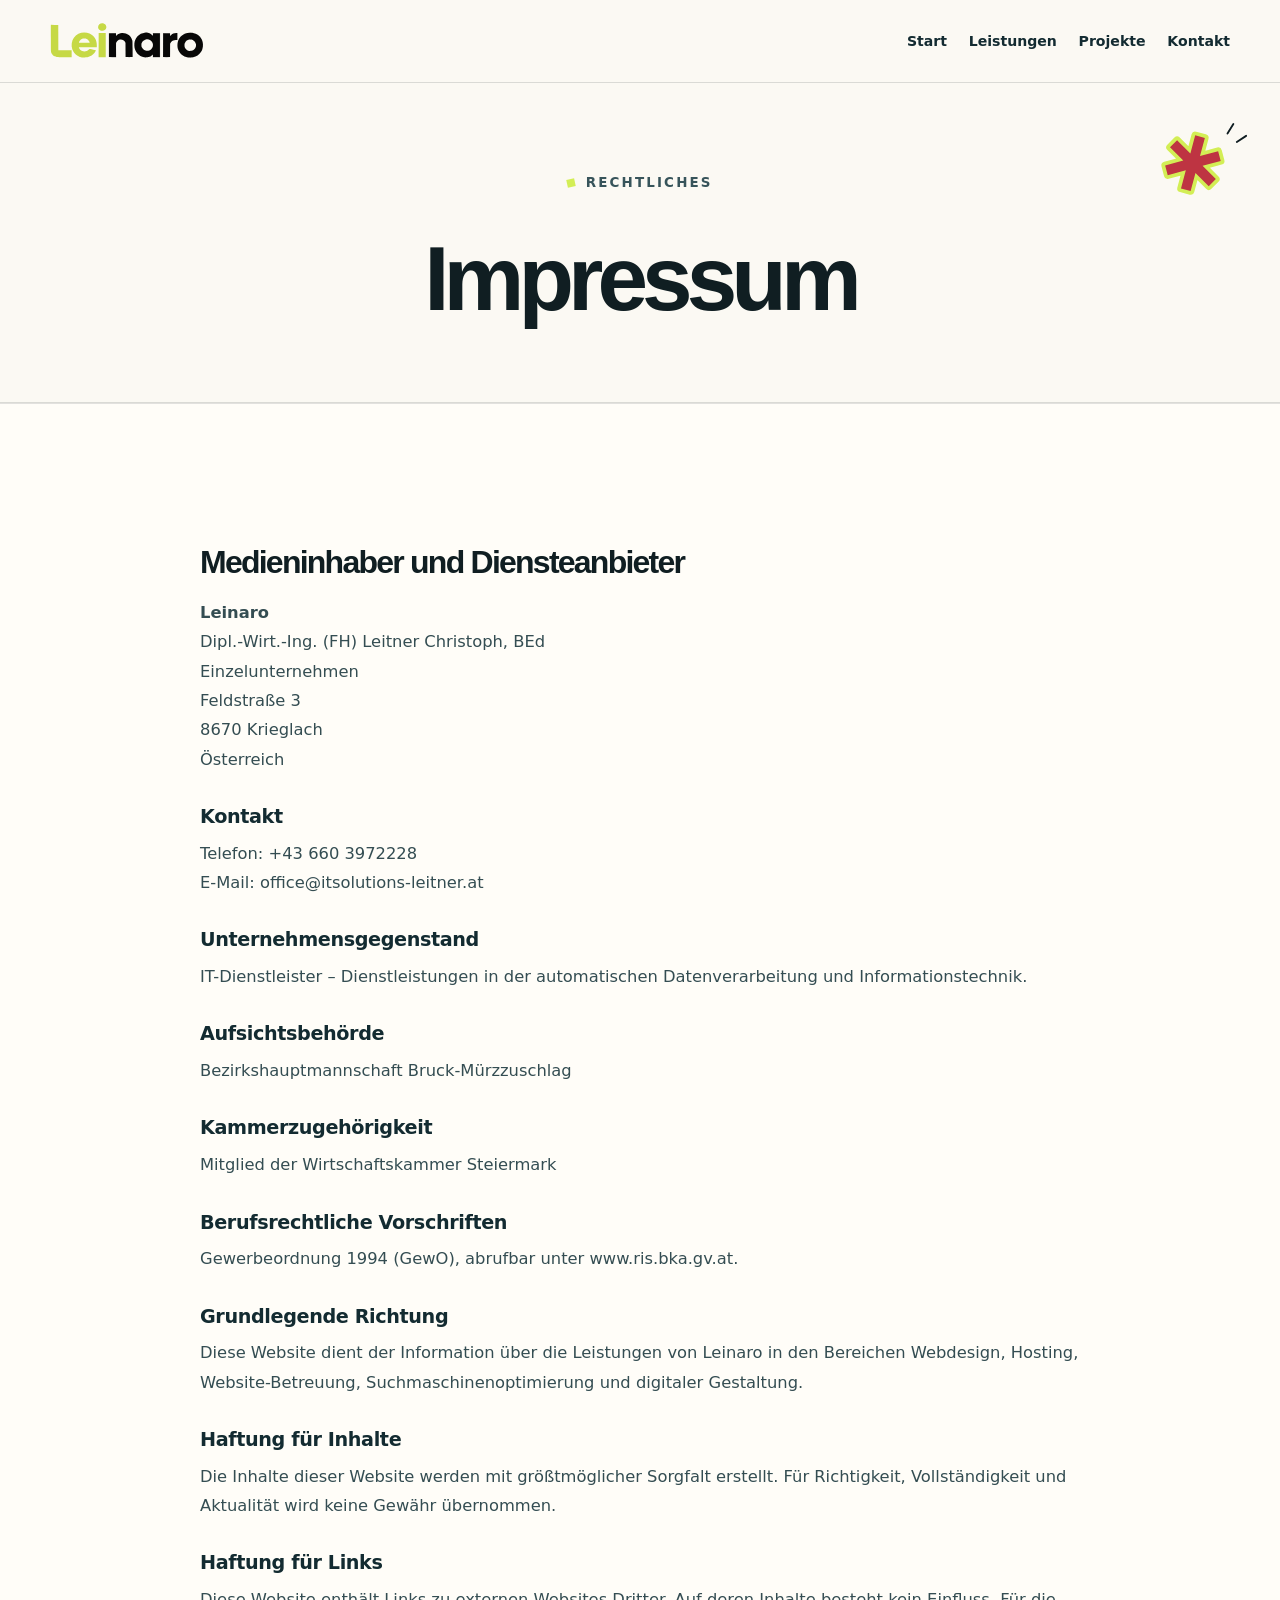
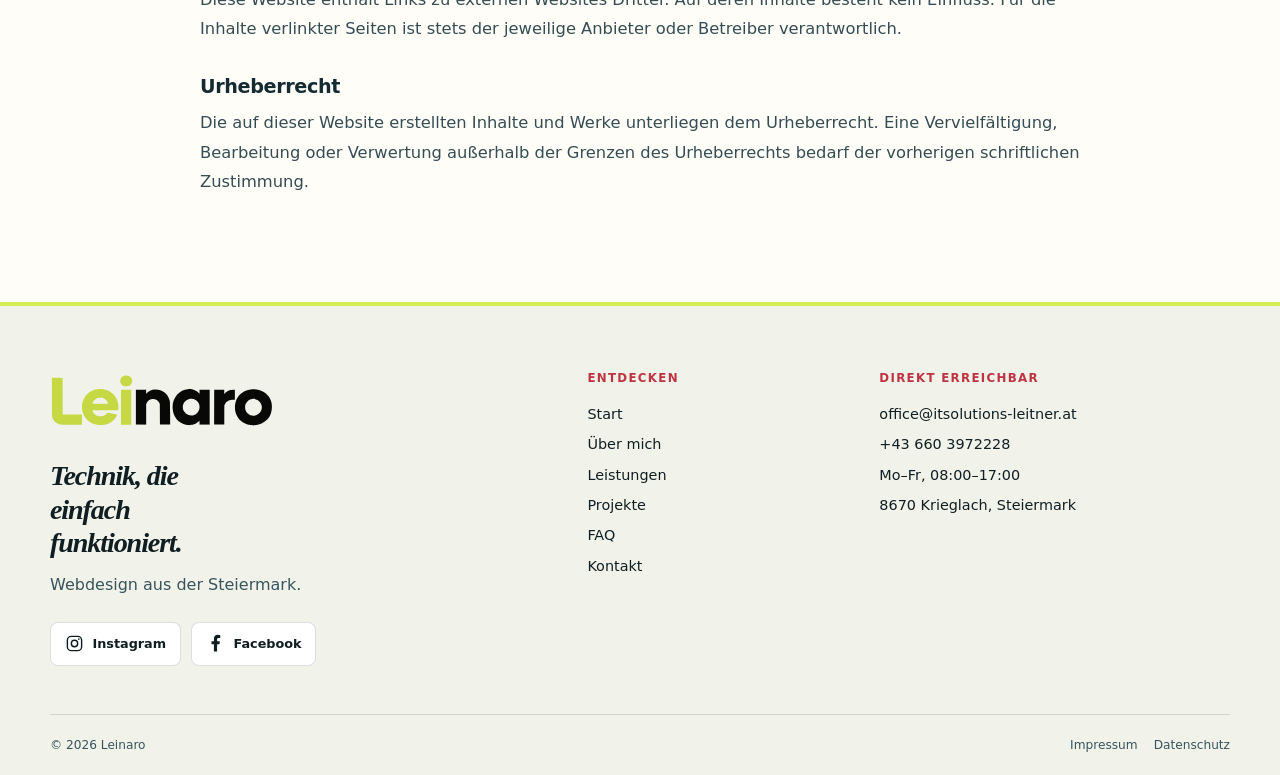
<file: impressum.html>
<!doctype html>
<html lang="de">
  <head>
    <meta charset="utf-8" />
    <meta name="viewport" content="width=device-width, initial-scale=1" />
    <meta name="robots" content="noindex,nofollow" />
    <link rel="icon" href="images/leinaro-logo.svg" type="image/svg+xml" />
    <link rel="stylesheet" href="css/style.css" />
    <script src="js/script.js" defer></script>
    <title>Impressum | Leinaro</title>
  </head>
  <body>
    <a class="skip-link" href="#main">Zum Inhalt springen</a>
    <header class="site-header">
      <nav class="nav container" aria-label="Hauptnavigation">
        <a class="brand" href="index.html"
          ><span class="brand-mark"></span>Leinaro</a
        ><button
          class="menu-toggle"
          type="button"
          aria-label="Menü öffnen"
          aria-expanded="false"
          aria-controls="primary-menu"
        >
          <span></span><span></span><span></span>
        </button>
        <ul class="nav-links" id="primary-menu">
          <li><a href="index.html">Start</a></li>
          <li><a href="leistungen.html">Leistungen</a></li>
          <li><a href="referenzen.html">Projekte</a></li>
          <li><a href="kontakt.html">Kontakt</a></li>
        </ul>
      </nav>
    </header>
    <main id="main">
      <section class="page-hero">
        <div class="container">
          <p class="eyebrow">Rechtliches</p>
          <h1>Impressum</h1>
        </div>
      </section>
      <section class="section section-surface section-surface--white">
        <article class="container legal">
          <h2>Medieninhaber und Diensteanbieter</h2>
          <p>
            <strong>Leinaro</strong><br />Dipl.-Wirt.-Ing. (FH) Leitner Christoph, BEd<br />Einzelunternehmen<br />Feldstraße
            3<br />8670 Krieglach<br />Österreich
          </p>
          <h3>Kontakt</h3>
          <p>
            Telefon: <a href="tel:+436603972228">+43 660 3972228</a><br />E-Mail:
            <a href="mailto:office@itsolutions-leitner.at">office@itsolutions-leitner.at</a>
          </p>
          <h3>Unternehmensgegenstand</h3>
          <p>
            IT-Dienstleister – Dienstleistungen in der automatischen Datenverarbeitung und
            Informationstechnik.
          </p>
          <h3>Aufsichtsbehörde</h3>
          <p>Bezirkshauptmannschaft Bruck-Mürzzuschlag</p>
          <h3>Kammerzugehörigkeit</h3>
          <p>Mitglied der Wirtschaftskammer Steiermark</p>
          <h3>Berufsrechtliche Vorschriften</h3>
          <p>
            Gewerbeordnung 1994 (GewO), abrufbar unter
            <a href="https://www.ris.bka.gv.at/" target="_blank" rel="noopener noreferrer"
              >www.ris.bka.gv.at</a
            >.
          </p>
          <h3>Grundlegende Richtung</h3>
          <p>
            Diese Website dient der Information über die Leistungen von Leinaro in den
            Bereichen Webdesign, Hosting, Website-Betreuung, Suchmaschinenoptimierung und digitaler
            Gestaltung.
          </p>
          <h3>Haftung für Inhalte</h3>
          <p>
            Die Inhalte dieser Website werden mit größtmöglicher Sorgfalt erstellt. Für Richtigkeit,
            Vollständigkeit und Aktualität wird keine Gewähr übernommen.
          </p>
          <h3>Haftung für Links</h3>
          <p>
            Diese Website enthält Links zu externen Websites Dritter. Auf deren Inhalte besteht kein
            Einfluss. Für die Inhalte verlinkter Seiten ist stets der jeweilige Anbieter oder
            Betreiber verantwortlich.
          </p>
          <h3>Urheberrecht</h3>
          <p>
            Die auf dieser Website erstellten Inhalte und Werke unterliegen dem Urheberrecht. Eine
            Vervielfältigung, Bearbeitung oder Verwertung außerhalb der Grenzen des Urheberrechts
            bedarf der vorherigen schriftlichen Zustimmung.
          </p>
        </article>
      </section>
    </main>
    <footer class="site-footer footer-unified">
      <div class="container">
        <div class="footer-unified__top">
          <div class="footer-unified__brand">
            <a class="brand footer-brand" href="index.html" aria-label="Leinaro Startseite"
              ><span class="brand-mark"></span>Leinaro</a
            >
            <p class="footer-unified__tagline">Technik, die einfach funktioniert.</p>
            <p class="muted">Webdesign aus der Steiermark.</p>
            <nav class="footer-social" aria-label="Social Media">
              <!-- Profil-URLs ergänzen, sobald Instagram und Facebook verfügbar sind. -->
              <a class="footer-social__link" href="https://www.instagram.com/" target="_blank" rel="noopener noreferrer" aria-label="Instagram öffnen (neuer Tab)">
                <svg viewBox="0 0 24 24" fill="none" stroke="currentColor" stroke-width="1.8" aria-hidden="true" focusable="false">
                  <rect x="3" y="3" width="18" height="18" rx="5" />
                  <circle cx="12" cy="12" r="4" />
                  <circle cx="17.5" cy="6.5" r="1" fill="currentColor" stroke="none" />
                </svg>
                <span>Instagram</span>
              </a>
              <a class="footer-social__link" href="https://www.facebook.com/" target="_blank" rel="noopener noreferrer" aria-label="Facebook öffnen (neuer Tab)">
                <svg viewBox="0 0 24 24" fill="currentColor" aria-hidden="true" focusable="false">
                  <path d="M14 22v-9h3l.5-4H14V7c0-1.2.4-2 2-2h2V1.5A25 25 0 0 0 15 1c-3 0-5 1.8-5 5v3H7v4h3v9z" />
                </svg>
                <span>Facebook</span>
              </a>
            </nav>
          </div>
          <div>
            <p class="footer-title">Entdecken</p>
            <ul class="footer-links">
              <li><a href="index.html">Start</a></li>
              <li><a href="ueber-uns.html">Über mich</a></li>
              <li><a href="leistungen.html">Leistungen</a></li>
              <li><a href="referenzen.html">Projekte</a></li>
              <li><a href="faq.html">FAQ</a></li>
              <li><a href="kontakt.html">Kontakt</a></li>
            </ul>
          </div>
          <div>
            <p class="footer-title">Direkt erreichbar</p>
            <ul class="footer-links">
              <li>
                <a href="mailto:office@itsolutions-leitner.at">office@itsolutions-leitner.at</a>
              </li>
              <li><a href="tel:+436603972228">+43 660 3972228</a></li>
              <li>Mo–Fr, 08:00–17:00</li>
              <li>8670 Krieglach, Steiermark</li>
            </ul>
          </div>
        </div>
        <div class="footer-bottom">
          <span>© 2026 Leinaro</span>
          <div>
            <a href="impressum.html">Impressum</a><a href="datenschutz.html">Datenschutz</a>
          </div>
        </div>
      </div>
    </footer>
  </body>
</html>
</file>
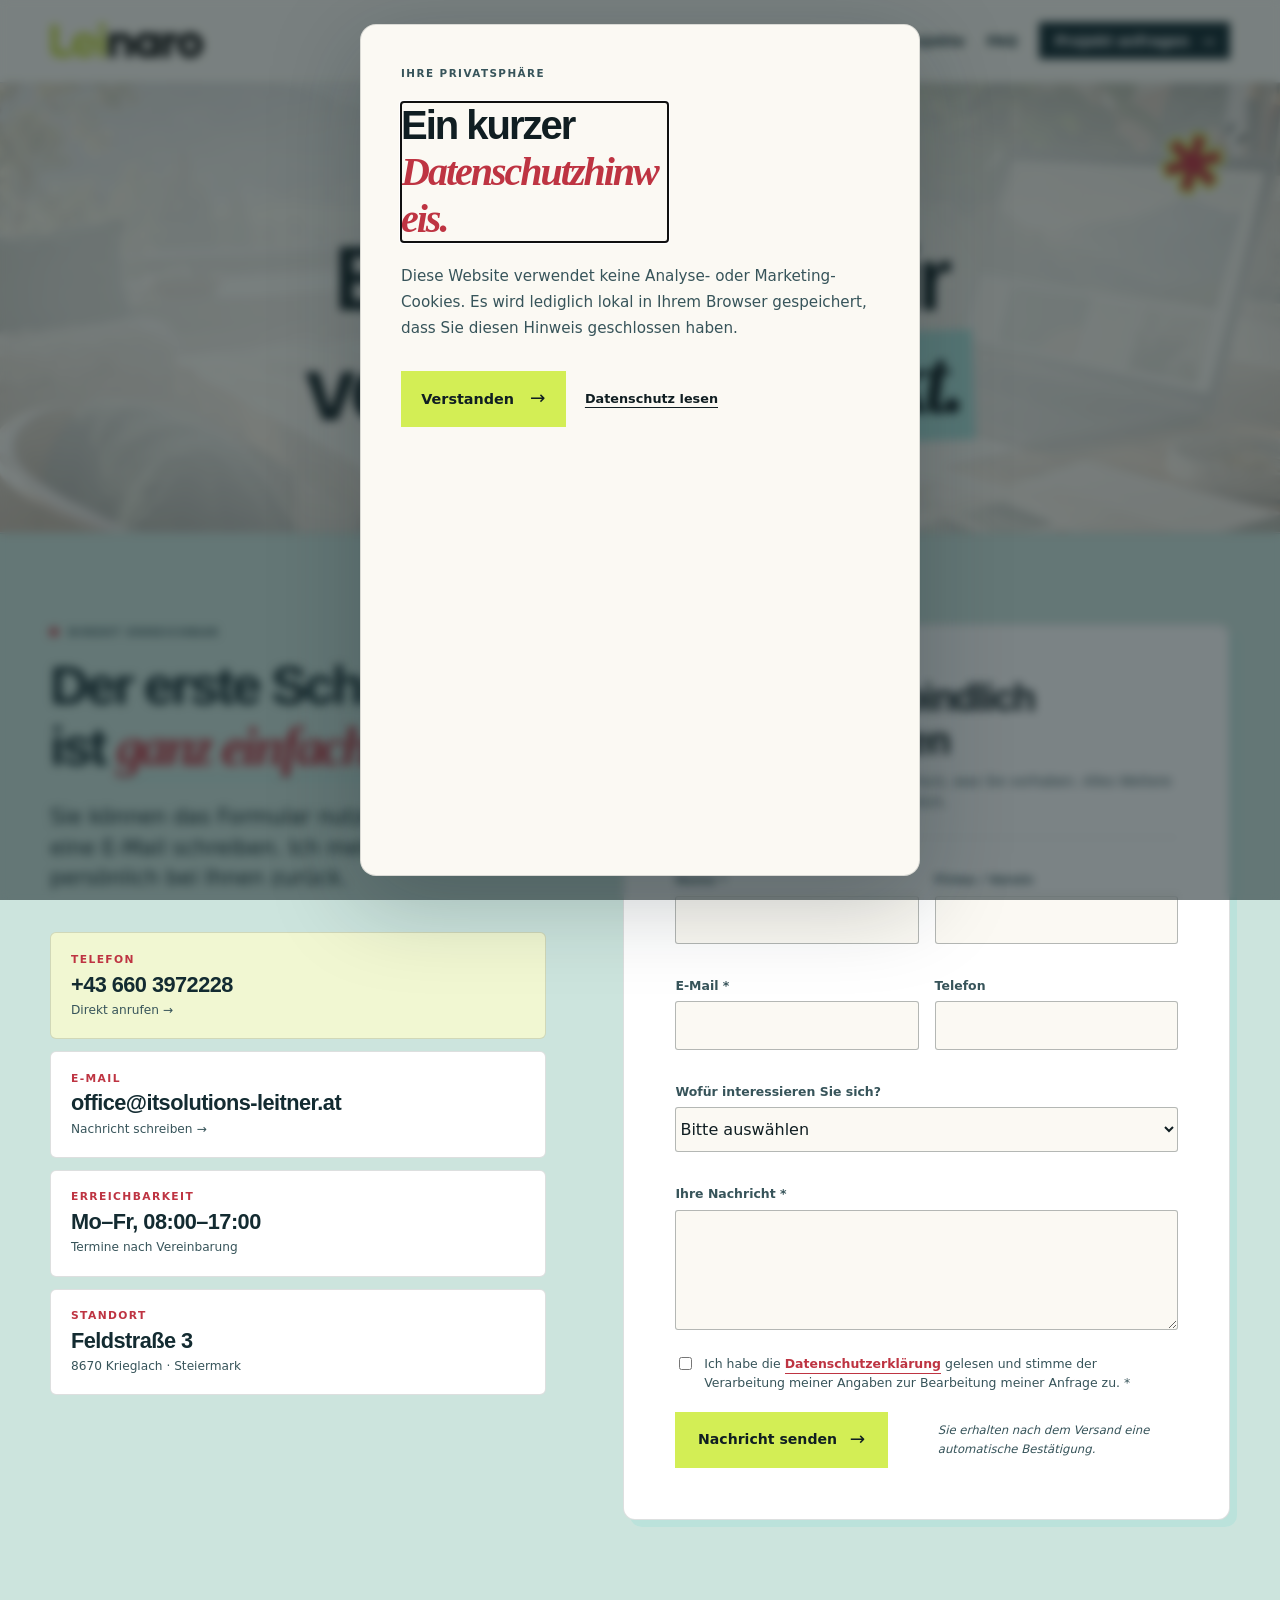
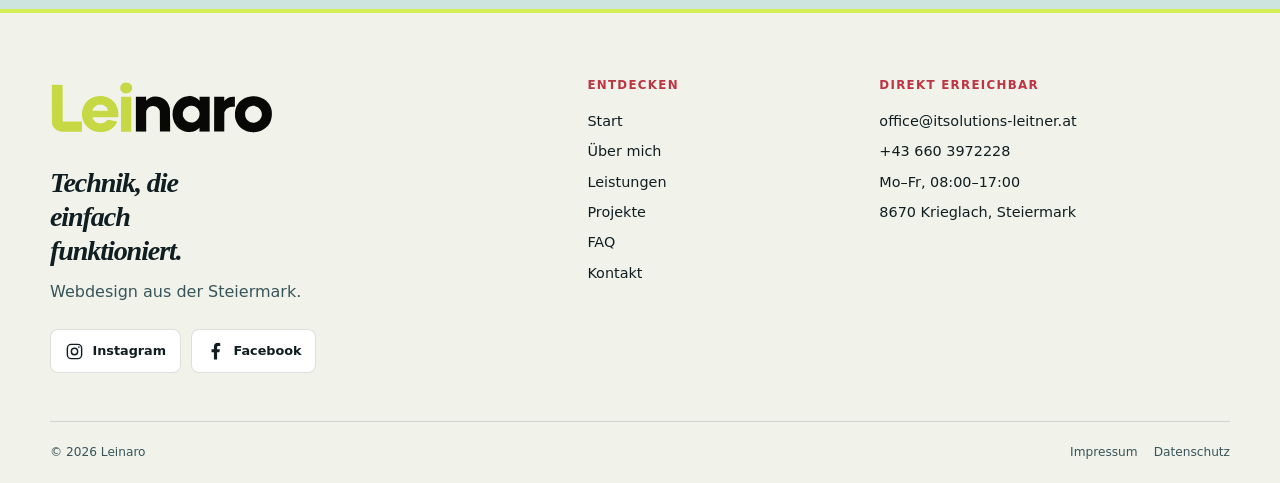
<file: kontakt.html>
<!doctype html>
<html lang="de">
  <head>
    <meta charset="utf-8" />
    <meta name="viewport" content="width=device-width, initial-scale=1" />
    <meta
      name="description"
      content="Kontaktieren Sie Leinaro für Ihr Webdesign-Projekt, Hosting oder laufende Website-Betreuung."
    />
    <meta name="robots" content="index,follow" />
    <link rel="canonical" href="https://itsolutions-leitner.at/kontakt.html" />
    <link rel="icon" href="images/leinaro-logo.svg" type="image/svg+xml" />
    <meta property="og:title" content="Projekt anfragen | Leinaro" />
    <meta property="og:description" content="Erzählen Sie mir von Ihrem Webprojekt." />
    <meta
      property="og:image"
      content="https://itsolutions-leitner.at/images/hero-digital-studio.png"
    />
    <link rel="stylesheet" href="css/style.css" />
    <script src="js/script.js" defer></script>
    <title>Projekt anfragen | Leinaro</title>
  </head>
  <body>
    <a class="skip-link" href="#main">Zum Inhalt springen</a>
    <header class="site-header">
      <nav class="nav container" aria-label="Hauptnavigation">
        <a class="brand" href="index.html"
          ><span class="brand-mark"></span>Leinaro</a
        ><button
          class="menu-toggle"
          type="button"
          aria-label="Menü öffnen"
          aria-expanded="false"
          aria-controls="primary-menu"
        >
          <span></span><span></span><span></span>
        </button>
        <ul class="nav-links" id="primary-menu">
          <li><a href="index.html">Start</a></li>
          <li><a href="ueber-uns.html">Über mich</a></li>
          <li class="has-submenu">
            <button type="button">Leistungen</button>
            <ul class="submenu">
              <li><a href="webdesign.html">Webdesign</a></li>
              <li><a href="betreuung.html">Betreuung</a></li>
              <li><a href="domain-hosting.html">Domain &amp; Hosting</a></li>
              <li><a href="seo.html">SEO &amp; Sichtbarkeit</a></li>
            </ul>
          </li>
          <li><a href="referenzen.html">Projekte</a></li>
          <li><a href="faq.html">FAQ</a></li>
          <li>
            <a class="nav-cta active" href="kontakt.html">Projekt anfragen <span>→</span></a>
          </li>
        </ul>
      </nav>
    </header>
    <main id="main">
      <section class="page-hero">
        <div class="container reveal">
          <p class="eyebrow">Kontakt</p>
          <h1>Erzählen Sie mir von <span class="lime">Ihrem Projekt.</span></h1>
        </div>
      </section>
      <section class="section contact-section section-surface section-surface--aqua">
        <div class="container contact-layout">
          <div class="contact-intro reveal">
            <p class="eyebrow">Direkt erreichbar</p>
            <h2>Der erste Schritt ist <span class="editorial-mark">ganz einfach.</span></h2>
            <p class="lead">
              Sie können das Formular nutzen, anrufen oder eine E-Mail schreiben. Ich melde mich
              persönlich bei Ihnen zurück.
            </p>
            <div class="contact-methods">
              <a class="contact-method contact-method--phone" href="tel:+436603972228"
                ><span>Telefon</span><strong>+43 660 3972228</strong
                ><small>Direkt anrufen →</small></a
              ><a class="contact-method" href="mailto:office@itsolutions-leitner.at"
                ><span>E-Mail</span><strong>office@itsolutions-leitner.at</strong
                ><small>Nachricht schreiben →</small></a
              >
              <div class="contact-method contact-method--info">
                <span>Erreichbarkeit</span><strong>Mo–Fr, 08:00–17:00</strong
                ><small>Termine nach Vereinbarung</small>
              </div>
              <div class="contact-method contact-method--info">
                <span>Standort</span><strong>Feldstraße 3</strong
                ><small>8670 Krieglach · Steiermark</small>
              </div>
            </div>
          </div>
          <form
            class="contact-form reveal delay-1"
            action="https://formsubmit.co/office@itsolutions-leitner.at"
            method="POST"
            accept-charset="UTF-8"
          >
            <input
              type="hidden"
              name="_subject"
              value="Neue Projektanfrage über itsolutions-leitner.at"
            />
            <input type="hidden" name="_next" value="https://itsolutions-leitner.at/danke.html" />
            <input type="hidden" name="_template" value="table" />
            <input
              type="hidden"
              name="_autoresponse"
              value="Vielen Dank für Ihre Nachricht an Leinaro. Ihre Anfrage ist sicher bei mir eingegangen. Ich melde mich so bald wie möglich persönlich bei Ihnen zurück."
            />
            <input
              type="text"
              name="_honey"
              class="honeypot"
              tabindex="-1"
              autocomplete="off"
              aria-hidden="true"
            />
            <div class="contact-form__head">
              <span>Projektstart</span>
              <div>
                <h3>Unverbindlich anfragen</h3>
                <p>Erzählen Sie mir kurz, was Sie vorhaben. Alles Weitere klären wir persönlich.</p>
              </div>
            </div>
            <div class="form-grid">
              <div class="field">
                <label for="name">Name *</label
                ><input id="name" name="name" autocomplete="name" required />
              </div>
              <div class="field">
                <label for="company">Firma / Verein</label
                ><input id="company" name="company" autocomplete="organization" />
              </div>
              <div class="field">
                <label for="email">E-Mail *</label
                ><input id="email" name="email" type="email" autocomplete="email" required />
              </div>
              <div class="field">
                <label for="phone">Telefon</label
                ><input id="phone" name="phone" type="tel" autocomplete="tel" />
              </div>
              <div class="field field--full">
                <label for="service">Wofür interessieren Sie sich?</label
                ><select id="service" name="service">
                  <option value="">Bitte auswählen</option>
                  <option>Webdesign</option>
                  <option>Website-Betreuung</option>
                  <option>Domain &amp; Hosting</option>
                  <option>SEO &amp; Sichtbarkeit</option>
                  <option>Etwas anderes</option>
                </select>
              </div>
              <div class="field field--full">
                <label for="message">Ihre Nachricht *</label
                ><textarea id="message" name="message" required></textarea>
              </div>
            </div>
            <label class="checkbox"
              ><input type="checkbox" required /><span
                >Ich habe die
                <a class="text-link" href="datenschutz.html">Datenschutzerklärung</a>
                gelesen und stimme der Verarbeitung meiner Angaben zur Bearbeitung meiner Anfrage
                zu. *</span
              ></label
            >
            <div class="contact-form__footer">
              <button class="button button--primary" type="submit">Nachricht senden</button>
              <p class="image-note">Sie erhalten nach dem Versand eine automatische Bestätigung.</p>
            </div>
          </form>
        </div>
      </section>
    </main>
    <footer class="site-footer footer-unified">
      <div class="container">
        <div class="footer-unified__top">
          <div class="footer-unified__brand">
            <a class="brand footer-brand" href="index.html" aria-label="Leinaro Startseite"
              ><span class="brand-mark"></span>Leinaro</a>
            <p class="footer-unified__tagline">Technik, die einfach funktioniert.</p>
            <p class="muted">Webdesign aus der Steiermark.</p>
            <nav class="footer-social" aria-label="Social Media">
              <!-- Profil-URLs ergänzen, sobald Instagram und Facebook verfügbar sind. -->
              <a class="footer-social__link" href="https://www.instagram.com/" target="_blank" rel="noopener noreferrer" aria-label="Instagram öffnen (neuer Tab)">
                <svg viewBox="0 0 24 24" fill="none" stroke="currentColor" stroke-width="1.8" aria-hidden="true" focusable="false">
                  <rect x="3" y="3" width="18" height="18" rx="5" />
                  <circle cx="12" cy="12" r="4" />
                  <circle cx="17.5" cy="6.5" r="1" fill="currentColor" stroke="none" />
                </svg>
                <span>Instagram</span>
              </a>
              <a class="footer-social__link" href="https://www.facebook.com/" target="_blank" rel="noopener noreferrer" aria-label="Facebook öffnen (neuer Tab)">
                <svg viewBox="0 0 24 24" fill="currentColor" aria-hidden="true" focusable="false">
                  <path d="M14 22v-9h3l.5-4H14V7c0-1.2.4-2 2-2h2V1.5A25 25 0 0 0 15 1c-3 0-5 1.8-5 5v3H7v4h3v9z" />
                </svg>
                <span>Facebook</span>
              </a>
            </nav>
          </div>
          <div>
            <p class="footer-title">Entdecken</p>
            <ul class="footer-links">
              <li><a href="index.html">Start</a></li>
              <li><a href="ueber-uns.html">Über mich</a></li>
              <li><a href="leistungen.html">Leistungen</a></li>
              <li><a href="referenzen.html">Projekte</a></li>
              <li><a href="faq.html">FAQ</a></li>
              <li><a href="kontakt.html">Kontakt</a></li>
            </ul>
          </div>
          <div>
            <p class="footer-title">Direkt erreichbar</p>
            <ul class="footer-links">
              <li><a href="mailto:office@itsolutions-leitner.at">office@itsolutions-leitner.at</a></li>
              <li><a href="tel:+436603972228">+43 660 3972228</a></li>
              <li>Mo–Fr, 08:00–17:00</li>
              <li>8670 Krieglach, Steiermark</li>
            </ul>
          </div>
        </div>
        <div class="footer-bottom">
          <span>© 2026 Leinaro</span>
          <div><a href="impressum.html">Impressum</a><a href="datenschutz.html">Datenschutz</a></div>
        </div>
      </div>
    </footer>
  </body>
</html>
</file>
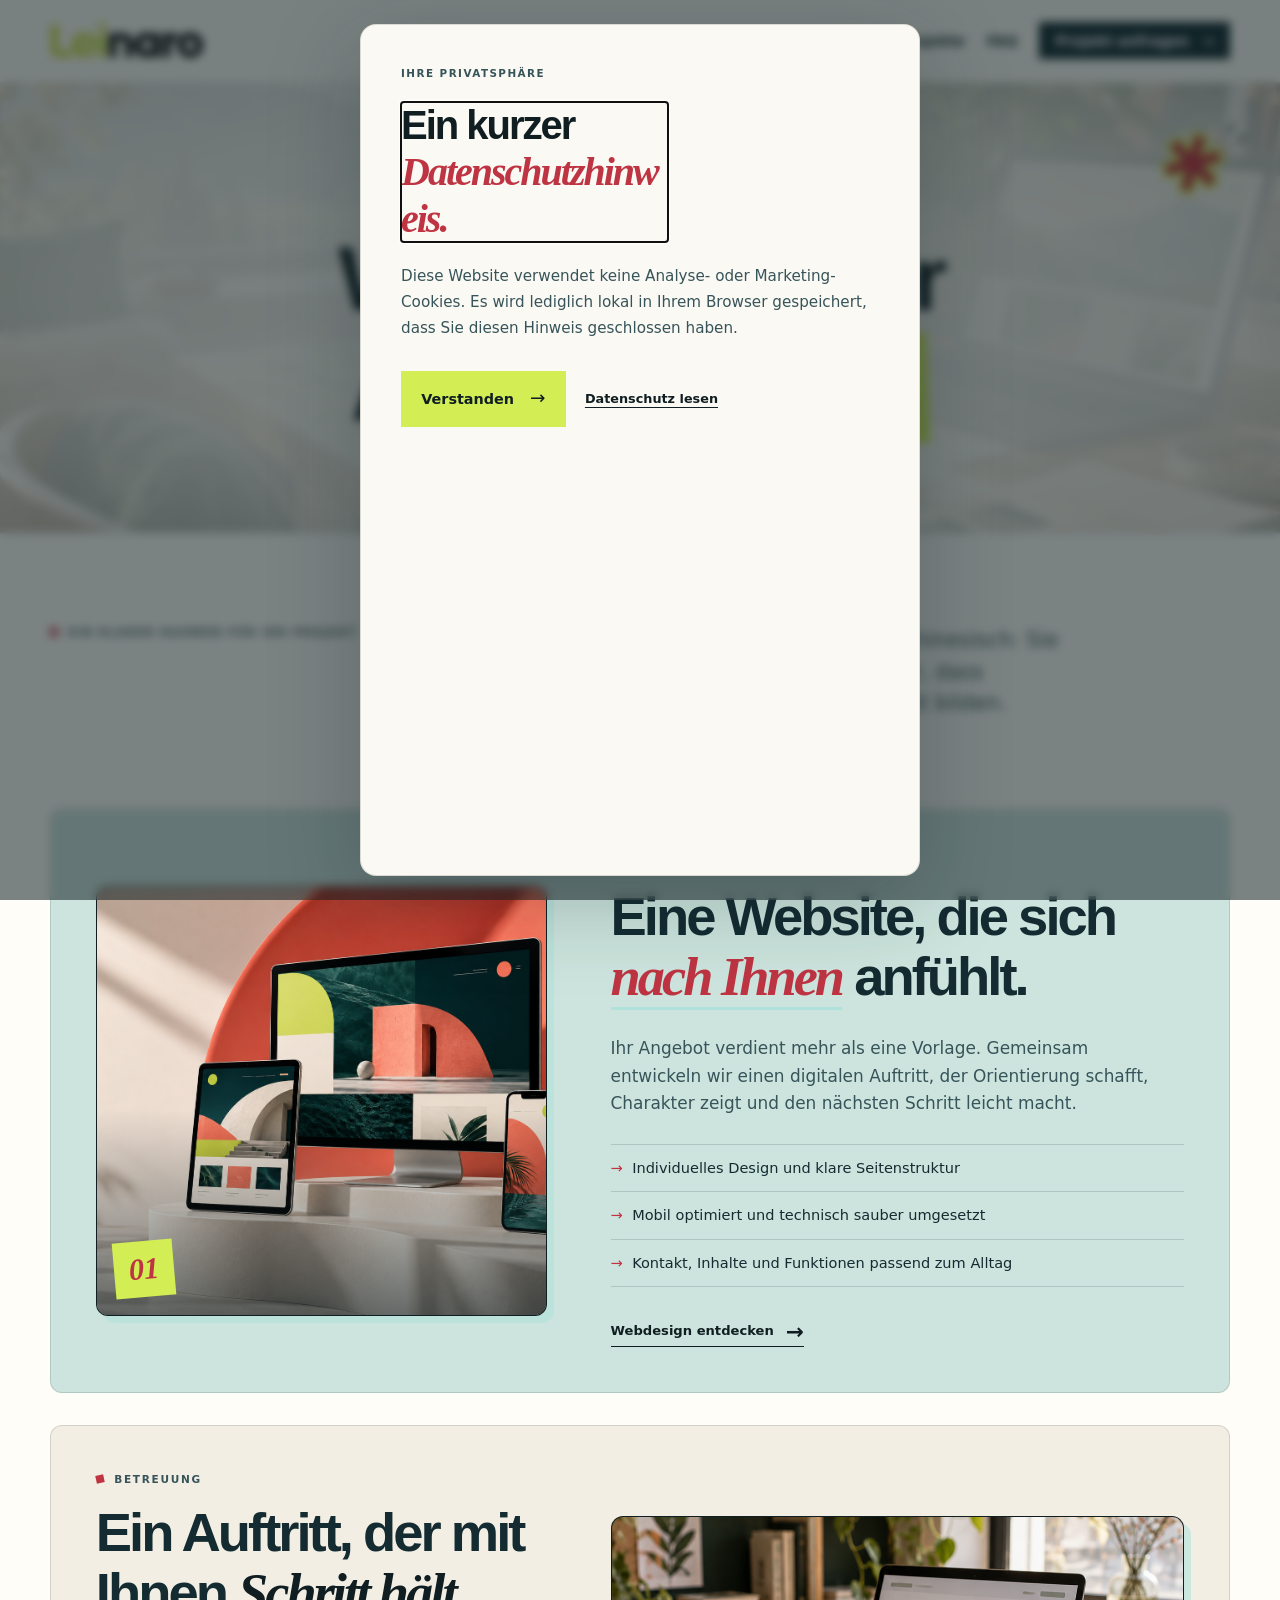
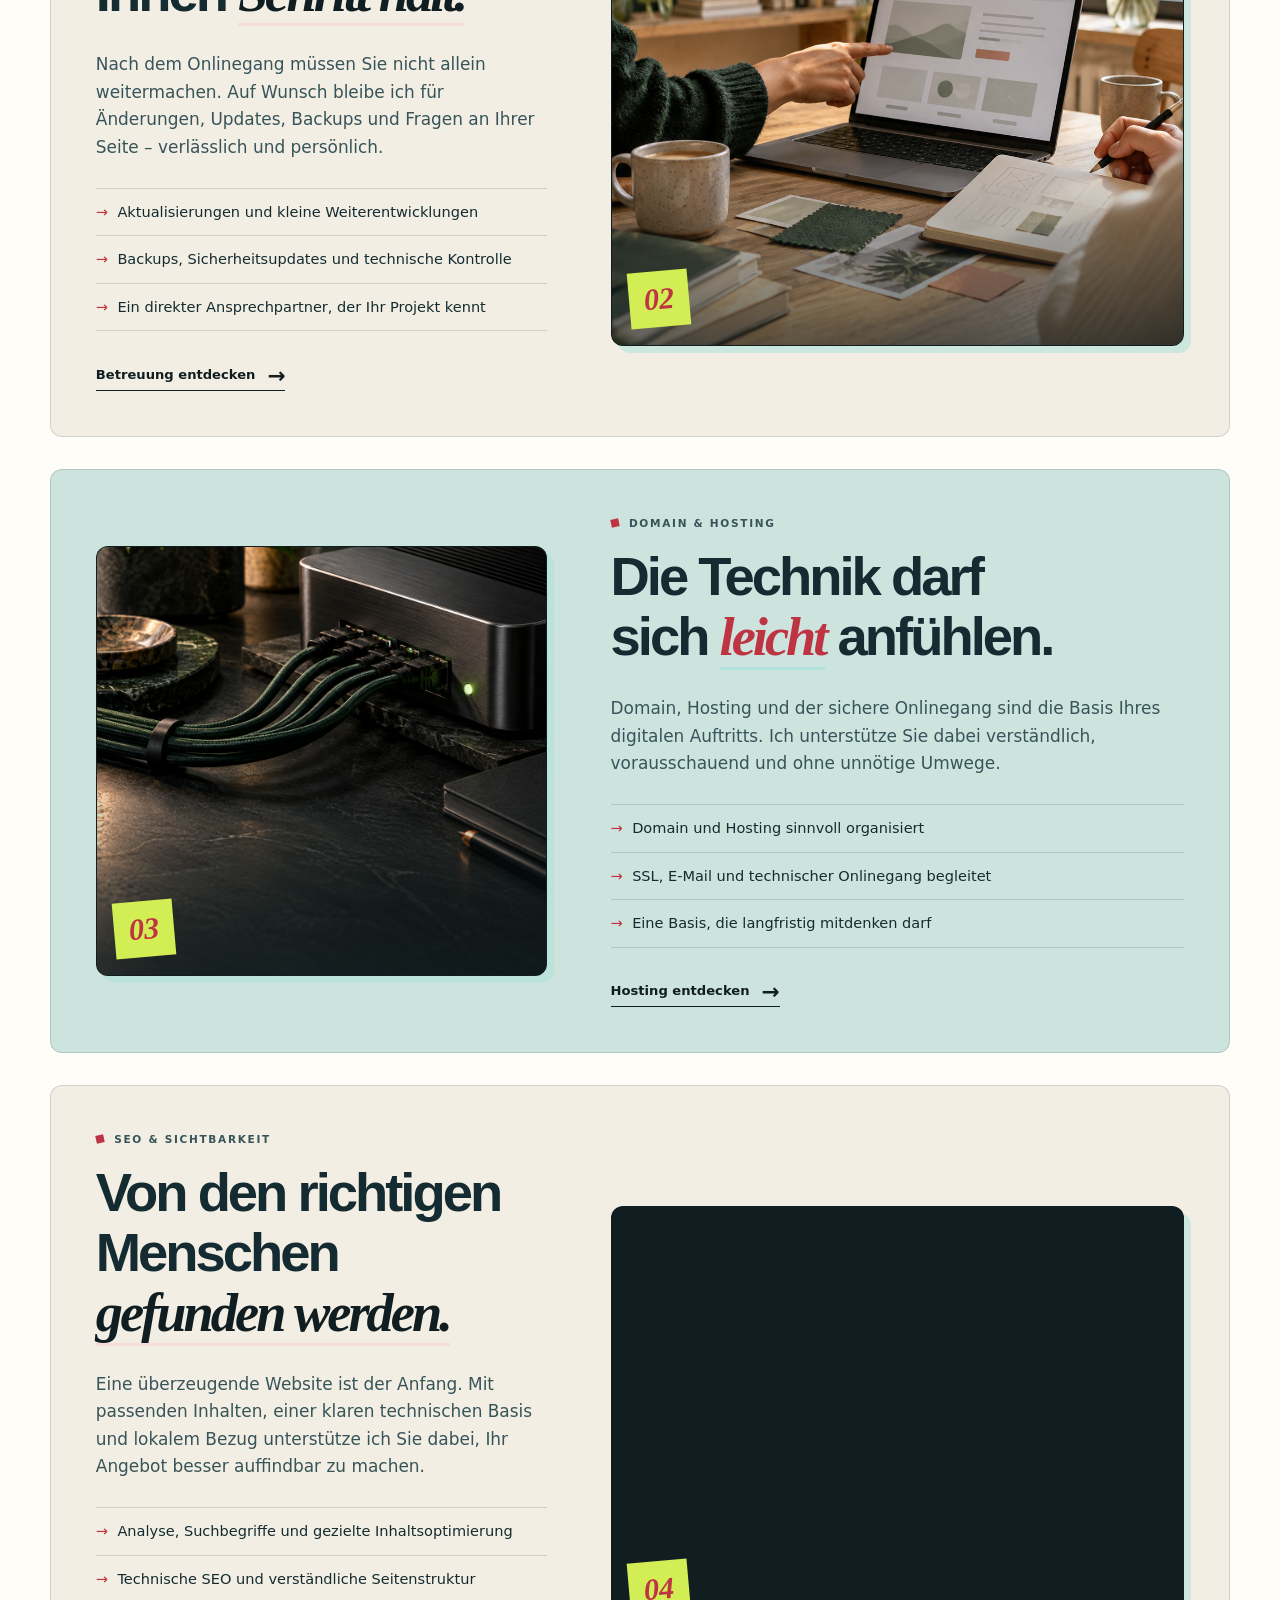
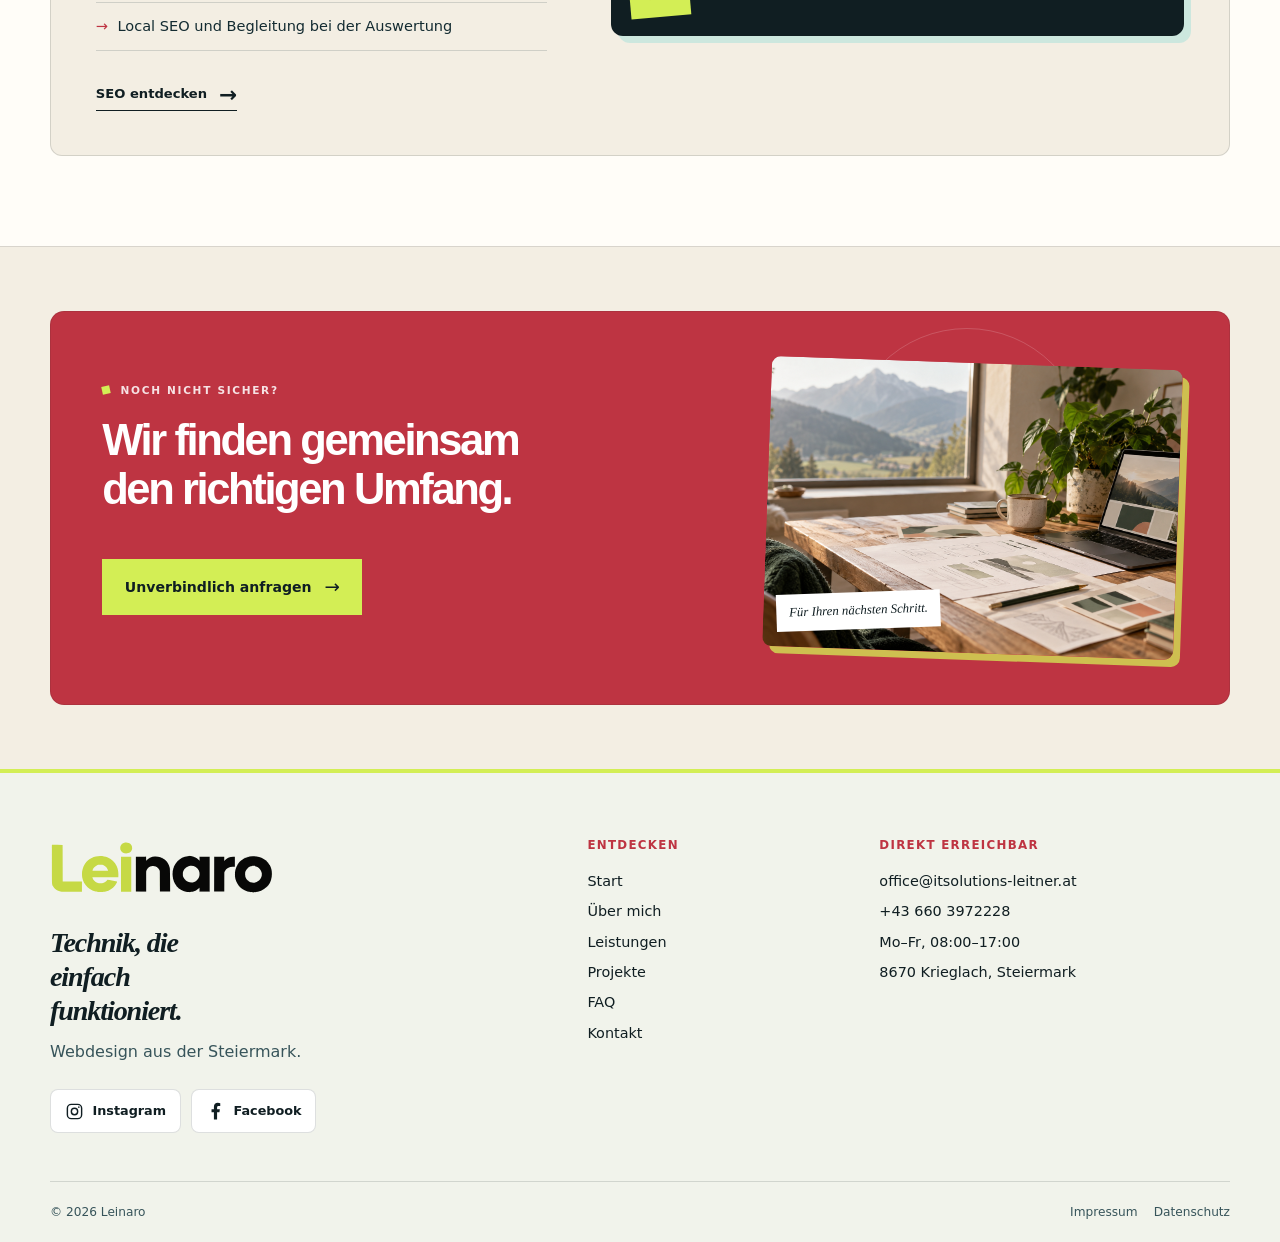
<file: leistungen.html>
<!doctype html>
<html lang="de">
  <head>
    <meta charset="utf-8" />
    <meta name="viewport" content="width=device-width, initial-scale=1" />
    <meta
      name="description"
      content="Webdesign, persönliche Website-Betreuung, Domain und Hosting sowie SEO von Leinaro in Krieglach und der Steiermark."
    />
    <meta name="theme-color" content="#fbf9f3" />
    <link rel="canonical" href="https://itsolutions-leitner.at/leistungen.html" />
    <link rel="icon" href="images/leinaro-logo.svg" type="image/svg+xml" />
    <link rel="stylesheet" href="css/style.css" />
    <script src="js/script.js" defer></script>
    <title>Leistungen | Leinaro</title>
  </head>
  <body>
    <a class="skip-link" href="#main">Zum Inhalt springen</a>
    <header class="site-header">
      <nav class="nav container" aria-label="Hauptnavigation">
        <a class="brand" href="index.html" aria-label="Leinaro Startseite"
          ><span class="brand-mark"></span>Leinaro</a
        >
        <button
          class="menu-toggle"
          type="button"
          aria-label="Menü öffnen"
          aria-expanded="false"
          aria-controls="primary-menu"
        >
          <span></span><span></span><span></span>
        </button>
        <ul class="nav-links" id="primary-menu">
          <li><a href="index.html">Start</a></li>
          <li><a href="ueber-uns.html">Über mich</a></li>
          <li class="has-submenu is-current-section">
            <button class="active" type="button" aria-expanded="false">Leistungen</button>
            <ul class="submenu">
              <li><a href="webdesign.html">Webdesign</a></li>
              <li><a href="betreuung.html">Betreuung</a></li>
              <li><a href="domain-hosting.html">Domain &amp; Hosting</a></li>
              <li><a href="seo.html">SEO &amp; Sichtbarkeit</a></li>
            </ul>
          </li>
          <li><a href="referenzen.html">Projekte</a></li>
          <li><a href="faq.html">FAQ</a></li>
          <li>
            <a class="nav-cta" href="kontakt.html">Projekt anfragen <span>→</span></a>
          </li>
        </ul>
      </nav>
    </header>

    <main id="main">
      <section class="page-hero">
        <div class="container reveal">
          <p class="eyebrow">Leistungen</p>
          <h1>Was Ihr digitaler Auftritt <span class="lime">braucht.</span></h1>
        </div>
      </section>

      <section class="services-overview section section-surface section-surface--white">
        <div class="container">
          <div class="services-overview__head reveal">
            <p class="section-label">Ein klarer Rahmen für Ihr Projekt</p>
            <p>
              Keine unübersichtlichen Pakete und kein Fachchinesisch: Sie entscheiden, was Sie
              brauchen. Ich sorge dafür, dass Gestaltung, Inhalt und Technik eine gute Einheit
              bilden.
            </p>
          </div>

          <article class="service-editorial reveal">
            <a class="service-editorial__image" href="webdesign.html"
              ><img
                src="images/webdesign-devices.png"
                width="1536"
                height="1024"
                alt="Website-Design auf Desktop, Tablet und Smartphone"
                loading="lazy"
                decoding="async"
              /><span>01</span></a
            >
            <div class="service-editorial__copy">
              <p class="section-label">Webdesign</p>
              <h2>Eine Website, die sich <span class="editorial-mark">nach Ihnen</span> anfühlt.</h2>
              <p>
                Ihr Angebot verdient mehr als eine Vorlage. Gemeinsam entwickeln wir einen digitalen
                Auftritt, der Orientierung schafft, Charakter zeigt und den nächsten Schritt leicht
                macht.
              </p>
              <ul class="service-editorial__list">
                <li>Individuelles Design und klare Seitenstruktur</li>
                <li>Mobil optimiert und technisch sauber umgesetzt</li>
                <li>Kontakt, Inhalte und Funktionen passend zum Alltag</li>
              </ul>
              <a class="text-arrow" href="webdesign.html">Webdesign entdecken <span>→</span></a>
            </div>
          </article>

          <article class="service-editorial service-editorial--reverse reveal">
            <a class="service-editorial__image" href="betreuung.html"
              ><img
                src="images/collaboration-studio.png"
                width="1086"
                height="1448"
                alt="Gemeinsame Arbeit an einem digitalen Konzept"
                loading="lazy"
                decoding="async"
              /><span>02</span></a
            >
            <div class="service-editorial__copy">
              <p class="section-label">Betreuung</p>
              <h2>Ein Auftritt, der mit Ihnen <span class="editorial-mark">Schritt hält.</span></h2>
              <p>
                Nach dem Onlinegang müssen Sie nicht allein weitermachen. Auf Wunsch bleibe ich für
                Änderungen, Updates, Backups und Fragen an Ihrer Seite – verlässlich und persönlich.
              </p>
              <ul class="service-editorial__list">
                <li>Aktualisierungen und kleine Weiterentwicklungen</li>
                <li>Backups, Sicherheitsupdates und technische Kontrolle</li>
                <li>Ein direkter Ansprechpartner, der Ihr Projekt kennt</li>
              </ul>
              <a class="text-arrow" href="betreuung.html">Betreuung entdecken <span>→</span></a>
            </div>
          </article>

          <article class="service-editorial reveal">
            <a class="service-editorial__image" href="domain-hosting.html"
              ><img
                src="images/hosting-detail.png"
                width="1086"
                height="1448"
                alt="Sorgfältig organisierte technische Infrastruktur"
                loading="lazy"
                decoding="async"
              /><span>03</span></a
            >
            <div class="service-editorial__copy">
              <p class="section-label">Domain &amp; Hosting</p>
              <h2>Die Technik darf sich <span class="editorial-mark">leicht</span> anfühlen.</h2>
              <p>
                Domain, Hosting und der sichere Onlinegang sind die Basis Ihres digitalen Auftritts.
                Ich unterstütze Sie dabei verständlich, vorausschauend und ohne unnötige Umwege.
              </p>
              <ul class="service-editorial__list">
                <li>Domain und Hosting sinnvoll organisiert</li>
                <li>SSL, E-Mail und technischer Onlinegang begleitet</li>
                <li>Eine Basis, die langfristig mitdenken darf</li>
              </ul>
              <a class="text-arrow" href="domain-hosting.html">Hosting entdecken <span>→</span></a>
            </div>
          </article>

          <article class="service-editorial service-editorial--reverse reveal">
            <a class="service-editorial__image" href="seo.html"><img src="images/seo-visibility.png"
              width="1536" height="1024" alt="SEO-Motiv mit Suchoberfläche und Analysekurve"
              loading="lazy" decoding="async" /><span>04</span></a>
            <div class="service-editorial__copy">
              <p class="section-label">SEO &amp; Sichtbarkeit</p>
              <h2>Von den richtigen Menschen <span class="editorial-mark">gefunden werden.</span></h2>
              <p>Eine überzeugende Website ist der Anfang. Mit passenden Inhalten, einer klaren technischen Basis und lokalem Bezug unterstütze ich Sie dabei, Ihr Angebot besser auffindbar zu machen.</p>
              <ul class="service-editorial__list"><li>Analyse, Suchbegriffe und gezielte Inhaltsoptimierung</li><li>Technische SEO und verständliche Seitenstruktur</li><li>Local SEO und Begleitung bei der Auswertung</li></ul>
              <a class="text-arrow" href="seo.html">SEO entdecken <span>→</span></a>
            </div>
          </article>
        </div>
      </section>

      <section class="cta-band section-surface section-surface--cream">
        <div class="container cta-panel">
          <div class="cta-panel__copy">
            <p class="eyebrow">Noch nicht sicher?</p>
            <h2>Wir finden gemeinsam den richtigen Umfang.</h2>
          </div>
          <a class="button button--primary" href="kontakt.html">Unverbindlich anfragen</a>
          <figure class="cta-panel__visual">
            <img src="images/creative-workbench.png" width="1672" height="941" loading="lazy" decoding="async" alt="Kreativer Arbeitsplatz mit Designmaterialien" />
            <figcaption>Für Ihren nächsten Schritt.</figcaption>
          </figure>
        </div>
      </section>
    </main>

    <footer class="site-footer footer-unified">
      <div class="container">
        <div class="footer-unified__top">
          <div class="footer-unified__brand">
            <a class="brand footer-brand" href="index.html" aria-label="Leinaro Startseite"
              ><span class="brand-mark"></span>Leinaro</a>
            <p class="footer-unified__tagline">Technik, die einfach funktioniert.</p>
            <p class="muted">Webdesign aus der Steiermark.</p>
            <nav class="footer-social" aria-label="Social Media">
              <!-- Profil-URLs ergänzen, sobald Instagram und Facebook verfügbar sind. -->
              <a class="footer-social__link" href="https://www.instagram.com/" target="_blank" rel="noopener noreferrer" aria-label="Instagram öffnen (neuer Tab)">
                <svg viewBox="0 0 24 24" fill="none" stroke="currentColor" stroke-width="1.8" aria-hidden="true" focusable="false">
                  <rect x="3" y="3" width="18" height="18" rx="5" />
                  <circle cx="12" cy="12" r="4" />
                  <circle cx="17.5" cy="6.5" r="1" fill="currentColor" stroke="none" />
                </svg>
                <span>Instagram</span>
              </a>
              <a class="footer-social__link" href="https://www.facebook.com/" target="_blank" rel="noopener noreferrer" aria-label="Facebook öffnen (neuer Tab)">
                <svg viewBox="0 0 24 24" fill="currentColor" aria-hidden="true" focusable="false">
                  <path d="M14 22v-9h3l.5-4H14V7c0-1.2.4-2 2-2h2V1.5A25 25 0 0 0 15 1c-3 0-5 1.8-5 5v3H7v4h3v9z" />
                </svg>
                <span>Facebook</span>
              </a>
            </nav>
          </div>
          <div>
            <p class="footer-title">Entdecken</p>
            <ul class="footer-links">
              <li><a href="index.html">Start</a></li>
              <li><a href="ueber-uns.html">Über mich</a></li>
              <li><a href="leistungen.html">Leistungen</a></li>
              <li><a href="referenzen.html">Projekte</a></li>
              <li><a href="faq.html">FAQ</a></li>
              <li><a href="kontakt.html">Kontakt</a></li>
            </ul>
          </div>
          <div>
            <p class="footer-title">Direkt erreichbar</p>
            <ul class="footer-links">
              <li><a href="mailto:office@itsolutions-leitner.at">office@itsolutions-leitner.at</a></li>
              <li><a href="tel:+436603972228">+43 660 3972228</a></li>
              <li>Mo–Fr, 08:00–17:00</li>
              <li>8670 Krieglach, Steiermark</li>
            </ul>
          </div>
        </div>
        <div class="footer-bottom">
          <span>© 2026 Leinaro</span>
          <div><a href="impressum.html">Impressum</a><a href="datenschutz.html">Datenschutz</a></div>
        </div>
      </div>
    </footer>
  </body>
</html>
</file>
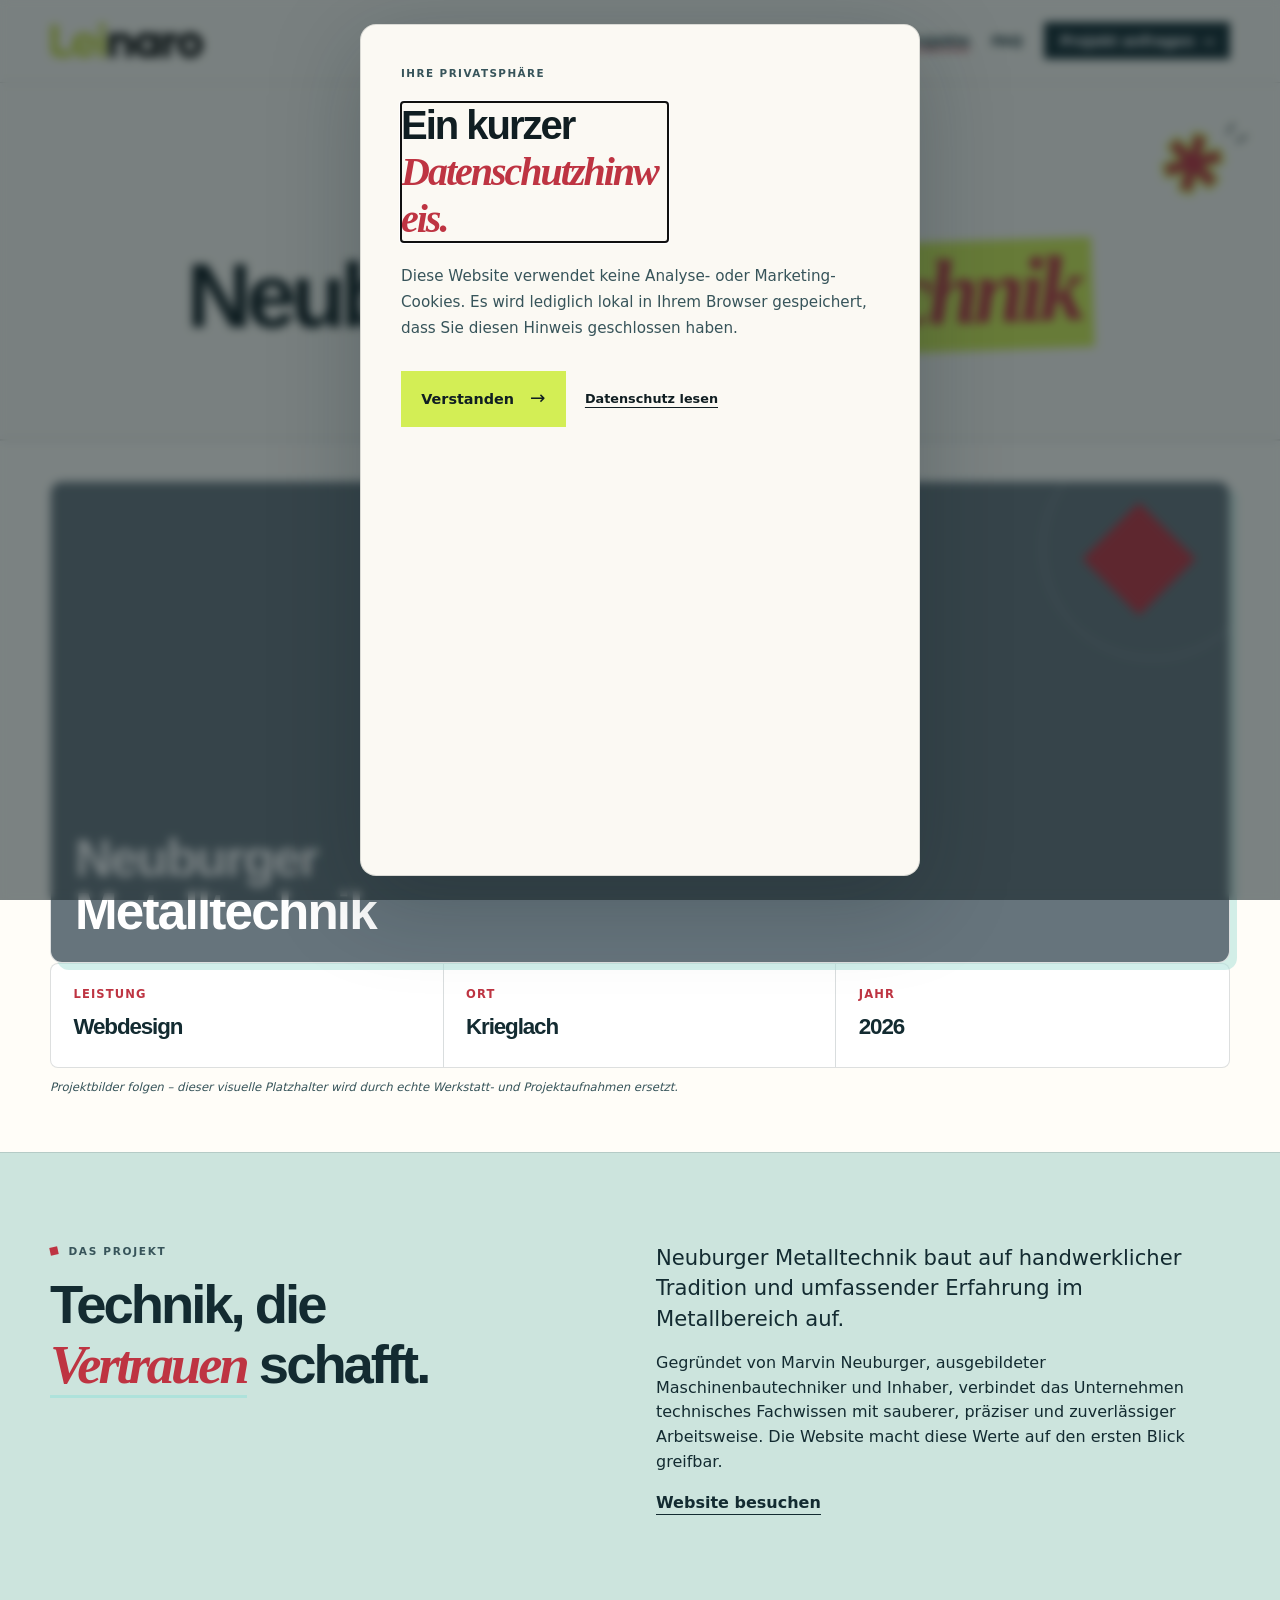
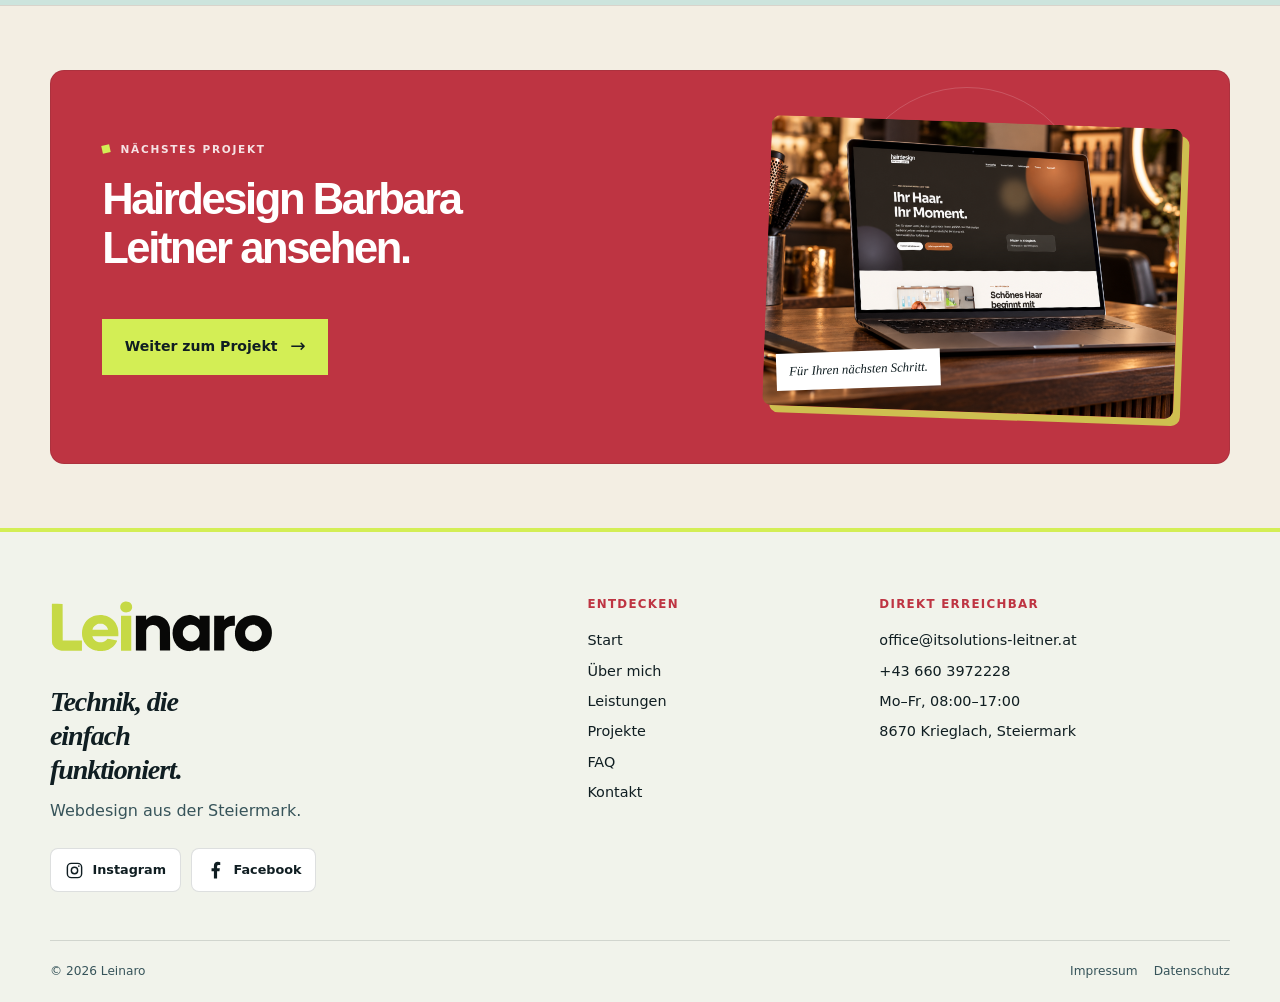
<file: neuburger-metalltechnik.html>
<!doctype html>
<html lang="de">
  <head>
    <meta charset="utf-8" />
    <meta name="viewport" content="width=device-width, initial-scale=1" />
    <meta
      name="description"
      content="Projekt Neuburger Metalltechnik – Webdesign von Leinaro."
    />
    <link rel="stylesheet" href="css/style.css" />
    <script src="js/script.js" defer></script>
    <title>Neuburger Metalltechnik | Leinaro</title>
    <link rel="icon" href="images/leinaro-logo.svg" type="image/svg+xml" />
  </head>
  <body>
    <a class="skip-link" href="#main">Zum Inhalt springen</a>
    <header class="site-header">
      <nav class="nav container" aria-label="Hauptnavigation">
        <a class="brand" href="index.html"
          ><span class="brand-mark"></span>Leinaro</a
        ><button class="menu-toggle" type="button" aria-label="Menü öffnen" aria-expanded="false">
          <span></span><span></span><span></span>
        </button>
        <ul class="nav-links">
          <li><a href="index.html">Start</a></li>
          <li><a href="ueber-uns.html">Über mich</a></li>
          <li><a href="leistungen.html">Leistungen</a></li>
          <li><a class="active" href="referenzen.html">Projekte</a></li>
          <li><a href="faq.html">FAQ</a></li>
          <li><a class="nav-cta" href="kontakt.html">Projekt anfragen</a></li>
        </ul>
      </nav>
    </header>
    <main id="main">
      <section class="page-hero">
        <div class="container reveal">
          <p class="eyebrow">Referenz · 2026 · Krieglach</p>
          <h1>Neuburger <span class="lime">Metalltechnik</span></h1>
        </div>
      </section>
      <section class="section section--tight section-surface section-surface--white">
        <div class="container">
          <div class="case-hero project-card project-card--metal">
            <div class="project-card__image">
              <span>Neuburger<br />Metalltechnik</span>
            </div>
          </div>
          <div class="case-facts">
            <div class="case-fact"><span>Leistung</span><strong>Webdesign</strong></div>
            <div class="case-fact"><span>Ort</span><strong>Krieglach</strong></div>
            <div class="case-fact"><span>Jahr</span><strong>2026</strong></div>
          </div>
          <p class="image-note">
            Projektbilder folgen – dieser visuelle Platzhalter wird durch echte Werkstatt- und
            Projektaufnahmen ersetzt.
          </p>
        </div>
      </section>
      <section class="section section-surface section-surface--aqua">
        <div class="container grid-2">
          <div class="reveal">
            <p class="eyebrow">Das Projekt</p>
            <h2>Technik, die <span class="editorial-mark">Vertrauen</span> schafft.</h2>
          </div>
          <div class="reveal delay-1">
            <p class="lead">
              Neuburger Metalltechnik baut auf handwerklicher Tradition und umfassender Erfahrung im
              Metallbereich auf.
            </p>
            <p>
              Gegründet von Marvin Neuburger, ausgebildeter Maschinenbautechniker und Inhaber,
              verbindet das Unternehmen technisches Fachwissen mit sauberer, präziser und
              zuverlässiger Arbeitsweise. Die Website macht diese Werte auf den ersten Blick
              greifbar.
            </p>
            <a
              class="text-link"
              href="https://www.neuburger-metall.at/"
              target="_blank"
              rel="noopener"
              >Website besuchen</a
            >
          </div>
        </div>
      </section>
      <section class="cta-band section-surface section-surface--cream">
        <div class="container cta-panel">
          <div class="cta-panel__copy">
            <p class="eyebrow">Nächstes Projekt</p>
            <h2>Hairdesign Barbara Leitner ansehen.</h2>
          </div>
          <a class="button button--primary" href="hairdesign-barbara-leitner.html"
            >Weiter zum Projekt</a
          >
          <figure class="cta-panel__visual">
            <img src="images/hairdesign-laptop-mockup.png" width="1536" height="1024" loading="lazy" decoding="async" alt="Website von Hairdesign Barbara Leitner auf einem Laptop im Salon" />
            <figcaption>Für Ihren nächsten Schritt.</figcaption>
          </figure>
        </div>
      </section>
    </main>
    <footer class="site-footer footer-unified">
      <div class="container">
        <div class="footer-unified__top">
          <div class="footer-unified__brand">
            <a class="brand footer-brand" href="index.html" aria-label="Leinaro Startseite"
              ><span class="brand-mark"></span>Leinaro</a>
            <p class="footer-unified__tagline">Technik, die einfach funktioniert.</p>
            <p class="muted">Webdesign aus der Steiermark.</p>
            <nav class="footer-social" aria-label="Social Media">
              <!-- Profil-URLs ergänzen, sobald Instagram und Facebook verfügbar sind. -->
              <a class="footer-social__link" href="https://www.instagram.com/" target="_blank" rel="noopener noreferrer" aria-label="Instagram öffnen (neuer Tab)">
                <svg viewBox="0 0 24 24" fill="none" stroke="currentColor" stroke-width="1.8" aria-hidden="true" focusable="false">
                  <rect x="3" y="3" width="18" height="18" rx="5" />
                  <circle cx="12" cy="12" r="4" />
                  <circle cx="17.5" cy="6.5" r="1" fill="currentColor" stroke="none" />
                </svg>
                <span>Instagram</span>
              </a>
              <a class="footer-social__link" href="https://www.facebook.com/" target="_blank" rel="noopener noreferrer" aria-label="Facebook öffnen (neuer Tab)">
                <svg viewBox="0 0 24 24" fill="currentColor" aria-hidden="true" focusable="false">
                  <path d="M14 22v-9h3l.5-4H14V7c0-1.2.4-2 2-2h2V1.5A25 25 0 0 0 15 1c-3 0-5 1.8-5 5v3H7v4h3v9z" />
                </svg>
                <span>Facebook</span>
              </a>
            </nav>
          </div>
          <div>
            <p class="footer-title">Entdecken</p>
            <ul class="footer-links">
              <li><a href="index.html">Start</a></li>
              <li><a href="ueber-uns.html">Über mich</a></li>
              <li><a href="leistungen.html">Leistungen</a></li>
              <li><a href="referenzen.html">Projekte</a></li>
              <li><a href="faq.html">FAQ</a></li>
              <li><a href="kontakt.html">Kontakt</a></li>
            </ul>
          </div>
          <div>
            <p class="footer-title">Direkt erreichbar</p>
            <ul class="footer-links">
              <li><a href="mailto:office@itsolutions-leitner.at">office@itsolutions-leitner.at</a></li>
              <li><a href="tel:+436603972228">+43 660 3972228</a></li>
              <li>Mo–Fr, 08:00–17:00</li>
              <li>8670 Krieglach, Steiermark</li>
            </ul>
          </div>
        </div>
        <div class="footer-bottom">
          <span>© 2026 Leinaro</span>
          <div><a href="impressum.html">Impressum</a><a href="datenschutz.html">Datenschutz</a></div>
        </div>
      </div>
    </footer>
  </body>
</html>
</file>
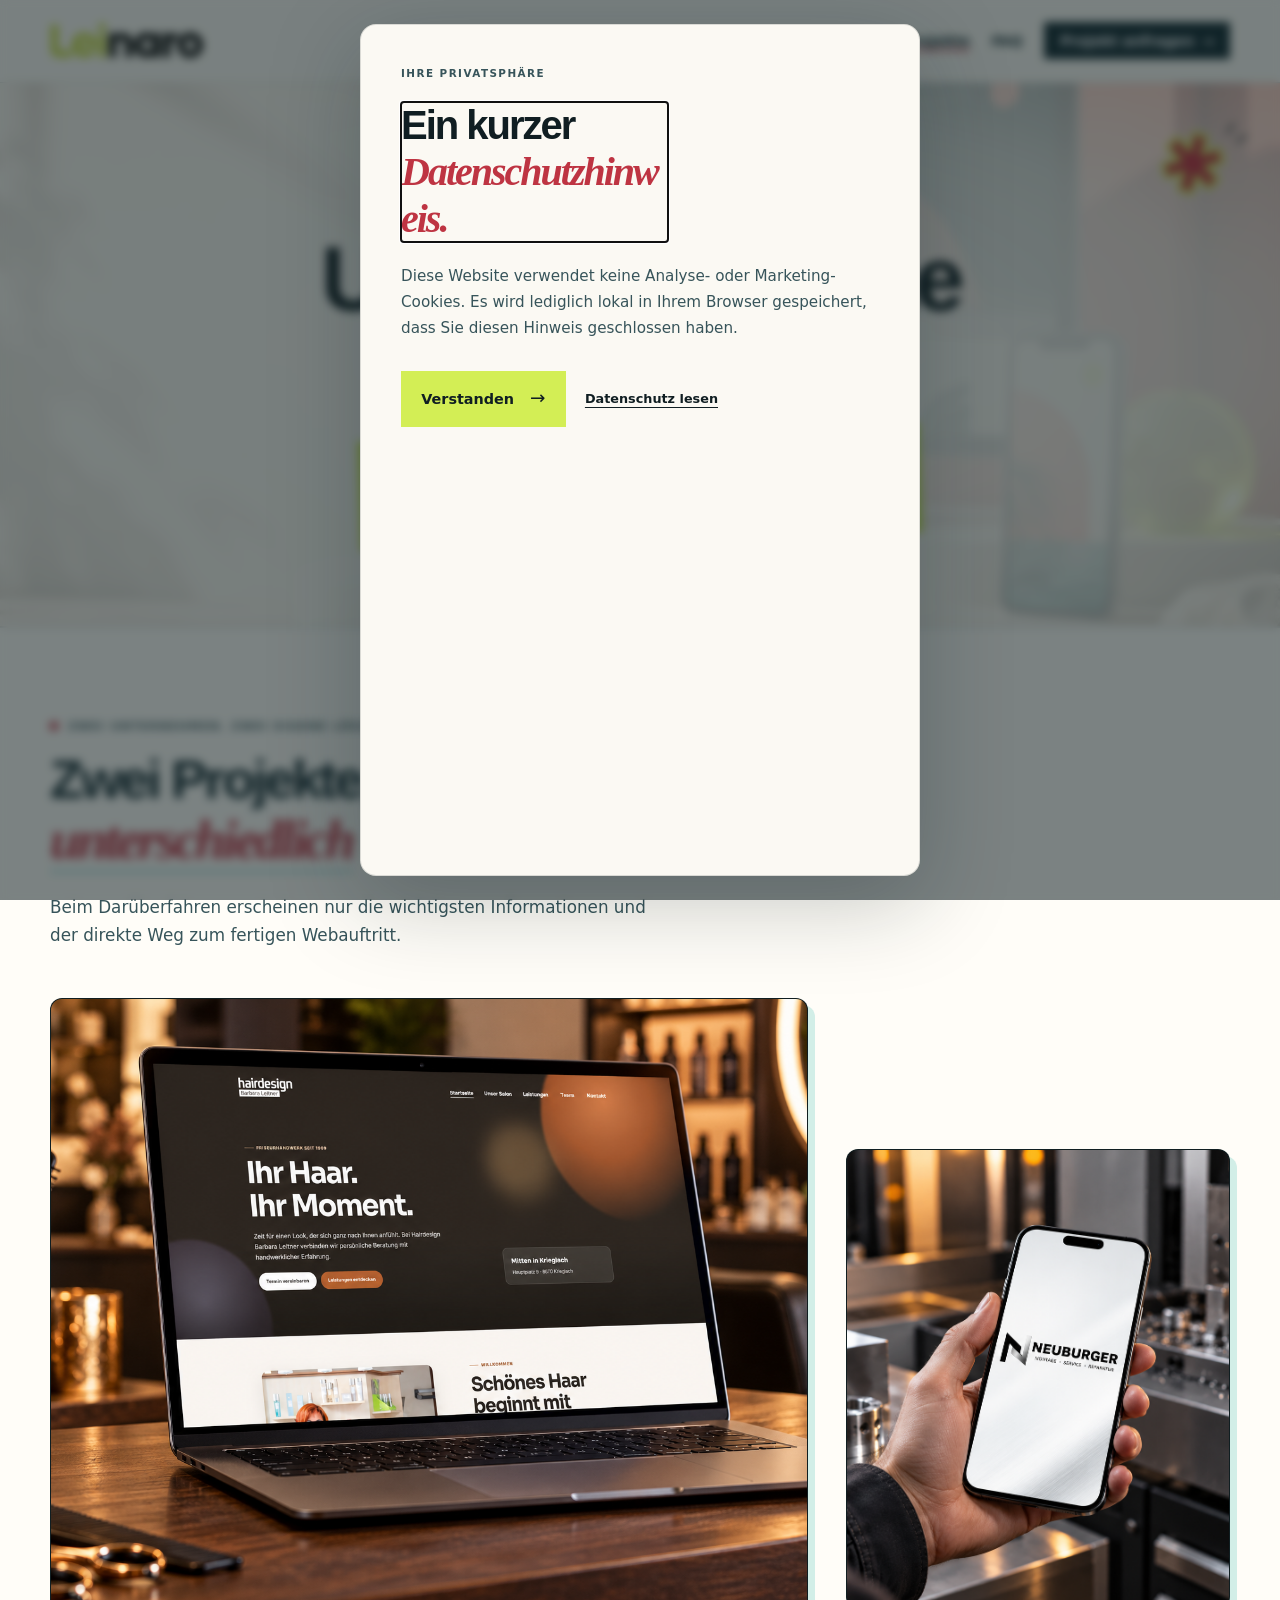
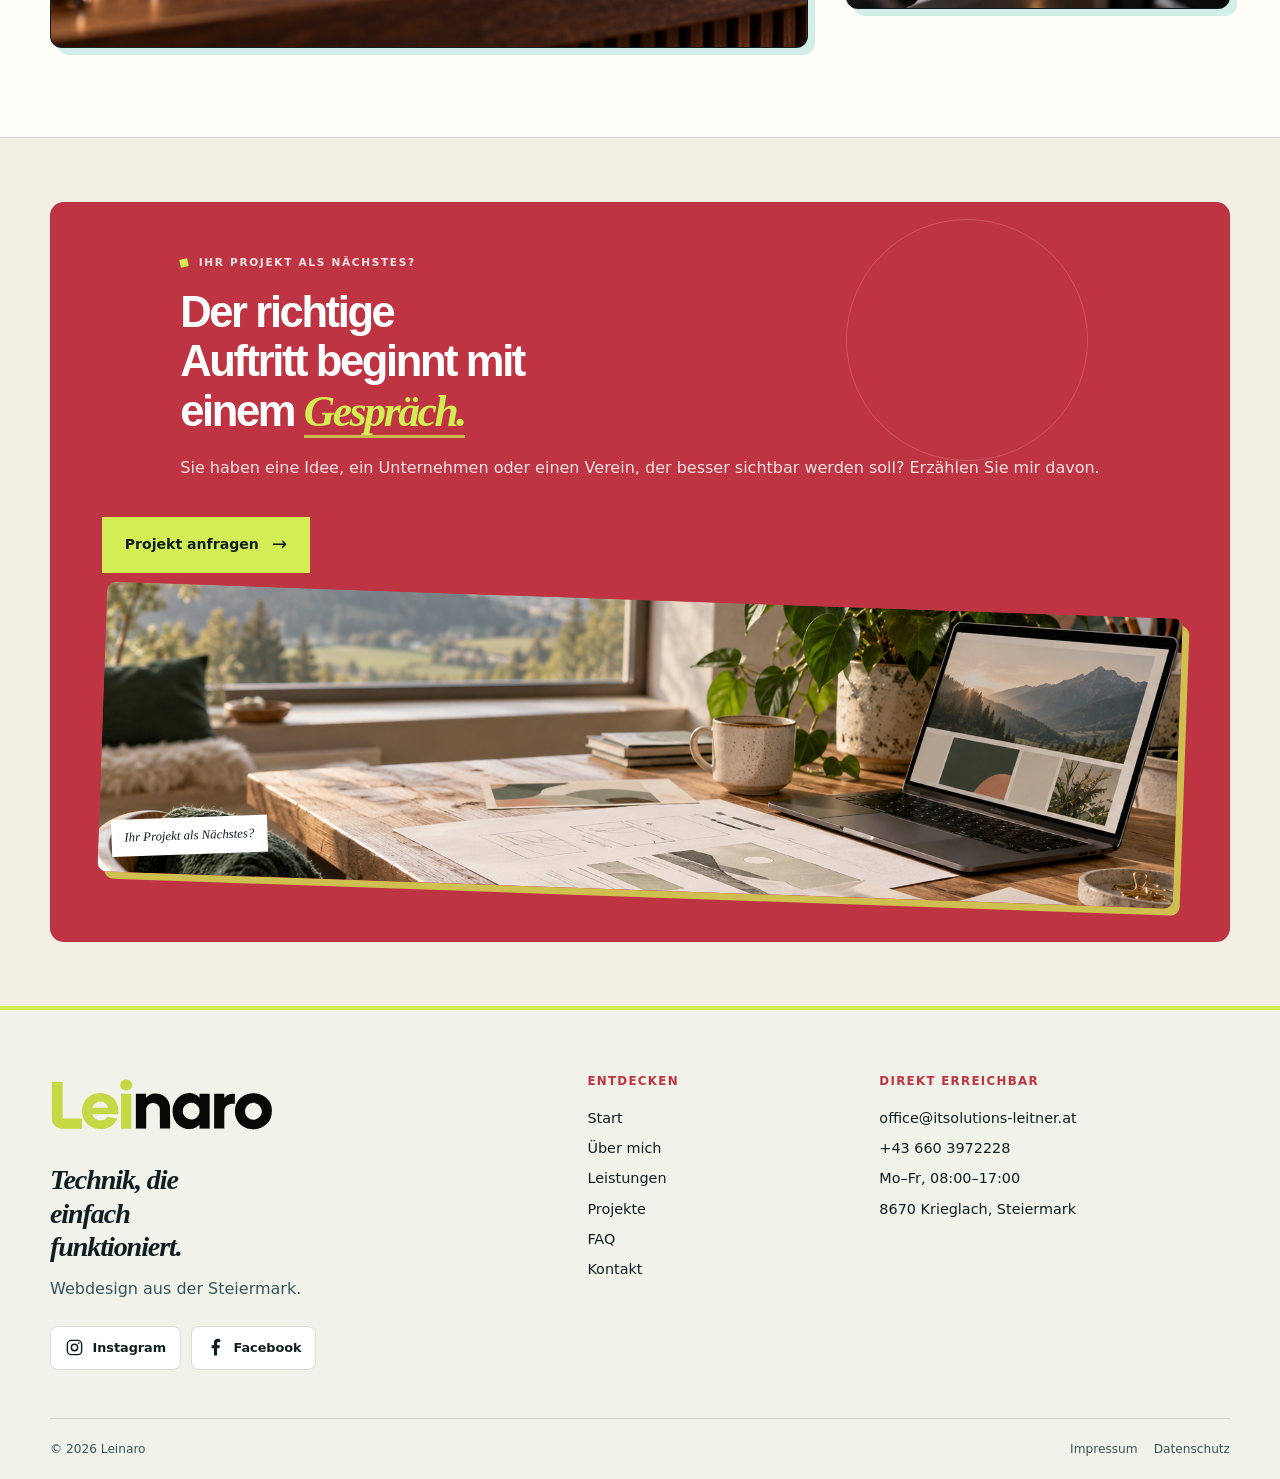
<file: referenzen.html>
<!doctype html>
<html lang="de">
  <head>
    <meta charset="utf-8" />
    <meta name="viewport" content="width=device-width, initial-scale=1" />
    <meta
      name="description"
      content="Ausgewählte Webdesign-Projekte von Leinaro aus Krieglach in der Steiermark."
    />
    <link rel="stylesheet" href="css/style.css" />
    <script src="js/script.js" defer></script>
    <title>Projekte & Referenzen | Leinaro</title>
    <link rel="icon" href="images/leinaro-logo.svg" type="image/svg+xml" />
  </head>
  <body>
    <a class="skip-link" href="#main">Zum Inhalt springen</a>
    <header class="site-header">
      <nav class="nav container" aria-label="Hauptnavigation">
        <a class="brand" href="index.html"
          ><span class="brand-mark"></span>Leinaro</a
        ><button class="menu-toggle" type="button" aria-label="Menü öffnen" aria-expanded="false">
          <span></span><span></span><span></span>
        </button>
        <ul class="nav-links">
          <li><a href="index.html">Start</a></li>
          <li><a href="ueber-uns.html">Über mich</a></li>
          <li class="has-submenu">
            <button type="button">Leistungen</button>
            <ul class="submenu">
              <li><a href="webdesign.html">Webdesign</a></li>
              <li><a href="betreuung.html">Betreuung</a></li>
              <li><a href="domain-hosting.html">Domain & Hosting</a></li>
              <li><a href="seo.html">SEO &amp; Sichtbarkeit</a></li>
            </ul>
          </li>
          <li><a class="active" href="referenzen.html">Projekte</a></li>
          <li><a href="faq.html">FAQ</a></li>
          <li><a class="nav-cta" href="kontakt.html">Projekt anfragen</a></li>
        </ul>
      </nav>
    </header>
    <main id="main">
      <section class="page-hero">
        <div class="container reveal">
          <p class="eyebrow">Referenzen</p>
          <h1>
            Unterschiedliche Unternehmen.
            <span class="lime">Eigene Auftritte.</span>
          </h1>
        </div>
      </section>
      <section class="project-gallery section section-surface section-surface--white" aria-labelledby="project-gallery-title">
        <div class="container">
          <div class="project-gallery__intro reveal">
            <p class="eyebrow">Zwei Unternehmen. Zwei eigene Lösungen.</p>
            <h2 id="project-gallery-title">Zwei Projekte, bewusst <span class="editorial-mark">unterschiedlich</span> inszeniert.</h2>
            <p>
              Beim Darüberfahren erscheinen nur die wichtigsten Informationen und der direkte Weg
              zum fertigen Webauftritt.
            </p>
          </div>
          <div class="project-reveals">
            <article
              class="project-reveal project-reveal--featured reveal"
              id="hairdesign"
              data-project-reveal
              tabindex="0"
              aria-label="Projekt Hairdesign Barbara Leitner"
            >
              <img
                src="images/hairdesign-laptop-mockup.png"
                width="1536"
                height="1024"
                alt="Website von Hairdesign Barbara Leitner auf einem Laptop im Salon"
                loading="lazy"
                decoding="async"
              />
              <div class="project-reveal__veil" aria-hidden="true"></div>
              <div class="project-reveal__info">
                <p>Hairdesign Barbara Leitner</p>
                <h3>Webdesign &amp; Umsetzung</h3>
                <a href="https://www.hairdesign-leitner.at/" target="_blank" rel="noopener"
                  >Website besuchen <span aria-hidden="true">→</span></a
                >
              </div>
            </article>

            <article
              class="project-reveal project-reveal--compact reveal delay-1"
              id="neuburger"
              data-project-reveal
              tabindex="0"
              aria-label="Projekt Neuburger Metalltechnik"
            >
              <img
                src="images/neuburger-phone-hand-mockup.png"
                width="1536"
                height="1024"
                alt="Eine Hand hält ein Smartphone mit dem Neuburger-Metalltechnik-Logo in einer Metallwerkstatt"
                loading="lazy"
                decoding="async"
              />
              <div class="project-reveal__veil" aria-hidden="true"></div>
              <div class="project-reveal__info">
                <p>Neuburger Metalltechnik</p>
                <h3>Webdesign &amp; Umsetzung</h3>
                <a href="https://www.neuburger-metall.at/" target="_blank" rel="noopener"
                  >Website besuchen <span aria-hidden="true">→</span></a
                >
              </div>
            </article>
          </div>
        </div>
      </section>
      <section class="section section--ink section-surface section-surface--cream">
        <div class="container cta-panel">
          <div class="cta-panel__copy reveal">
            <div>
              <p class="eyebrow">Ihr Projekt als Nächstes?</p>
              <h2>Der richtige Auftritt beginnt mit einem <span class="editorial-mark">Gespräch.</span></h2>
            </div>
            <p>
              Sie haben eine Idee, ein Unternehmen oder einen Verein, der besser sichtbar werden
              soll? Erzählen Sie mir davon.
            </p>
          </div>
          <a class="button button--lime reveal" href="kontakt.html">Projekt anfragen</a>
          <figure class="cta-panel__visual">
            <img src="images/creative-workbench.png" width="1672" height="941" loading="lazy" decoding="async" alt="Kreativer Arbeitsplatz mit Designmaterialien" />
            <figcaption>Ihr Projekt als Nächstes?</figcaption>
          </figure>
        </div>
      </section>
    </main>
    <footer class="site-footer footer-unified">
      <div class="container">
        <div class="footer-unified__top">
          <div class="footer-unified__brand">
            <a class="brand footer-brand" href="index.html" aria-label="Leinaro Startseite"
              ><span class="brand-mark"></span>Leinaro</a>
            <p class="footer-unified__tagline">Technik, die einfach funktioniert.</p>
            <p class="muted">Webdesign aus der Steiermark.</p>
            <nav class="footer-social" aria-label="Social Media">
              <!-- Profil-URLs ergänzen, sobald Instagram und Facebook verfügbar sind. -->
              <a class="footer-social__link" href="https://www.instagram.com/" target="_blank" rel="noopener noreferrer" aria-label="Instagram öffnen (neuer Tab)">
                <svg viewBox="0 0 24 24" fill="none" stroke="currentColor" stroke-width="1.8" aria-hidden="true" focusable="false">
                  <rect x="3" y="3" width="18" height="18" rx="5" />
                  <circle cx="12" cy="12" r="4" />
                  <circle cx="17.5" cy="6.5" r="1" fill="currentColor" stroke="none" />
                </svg>
                <span>Instagram</span>
              </a>
              <a class="footer-social__link" href="https://www.facebook.com/" target="_blank" rel="noopener noreferrer" aria-label="Facebook öffnen (neuer Tab)">
                <svg viewBox="0 0 24 24" fill="currentColor" aria-hidden="true" focusable="false">
                  <path d="M14 22v-9h3l.5-4H14V7c0-1.2.4-2 2-2h2V1.5A25 25 0 0 0 15 1c-3 0-5 1.8-5 5v3H7v4h3v9z" />
                </svg>
                <span>Facebook</span>
              </a>
            </nav>
          </div>
          <div>
            <p class="footer-title">Entdecken</p>
            <ul class="footer-links">
              <li><a href="index.html">Start</a></li>
              <li><a href="ueber-uns.html">Über mich</a></li>
              <li><a href="leistungen.html">Leistungen</a></li>
              <li><a href="referenzen.html">Projekte</a></li>
              <li><a href="faq.html">FAQ</a></li>
              <li><a href="kontakt.html">Kontakt</a></li>
            </ul>
          </div>
          <div>
            <p class="footer-title">Direkt erreichbar</p>
            <ul class="footer-links">
              <li><a href="mailto:office@itsolutions-leitner.at">office@itsolutions-leitner.at</a></li>
              <li><a href="tel:+436603972228">+43 660 3972228</a></li>
              <li>Mo–Fr, 08:00–17:00</li>
              <li>8670 Krieglach, Steiermark</li>
            </ul>
          </div>
        </div>
        <div class="footer-bottom">
          <span>© 2026 Leinaro</span>
          <div><a href="impressum.html">Impressum</a><a href="datenschutz.html">Datenschutz</a></div>
        </div>
      </div>
    </footer>
  </body>
</html>
</file>
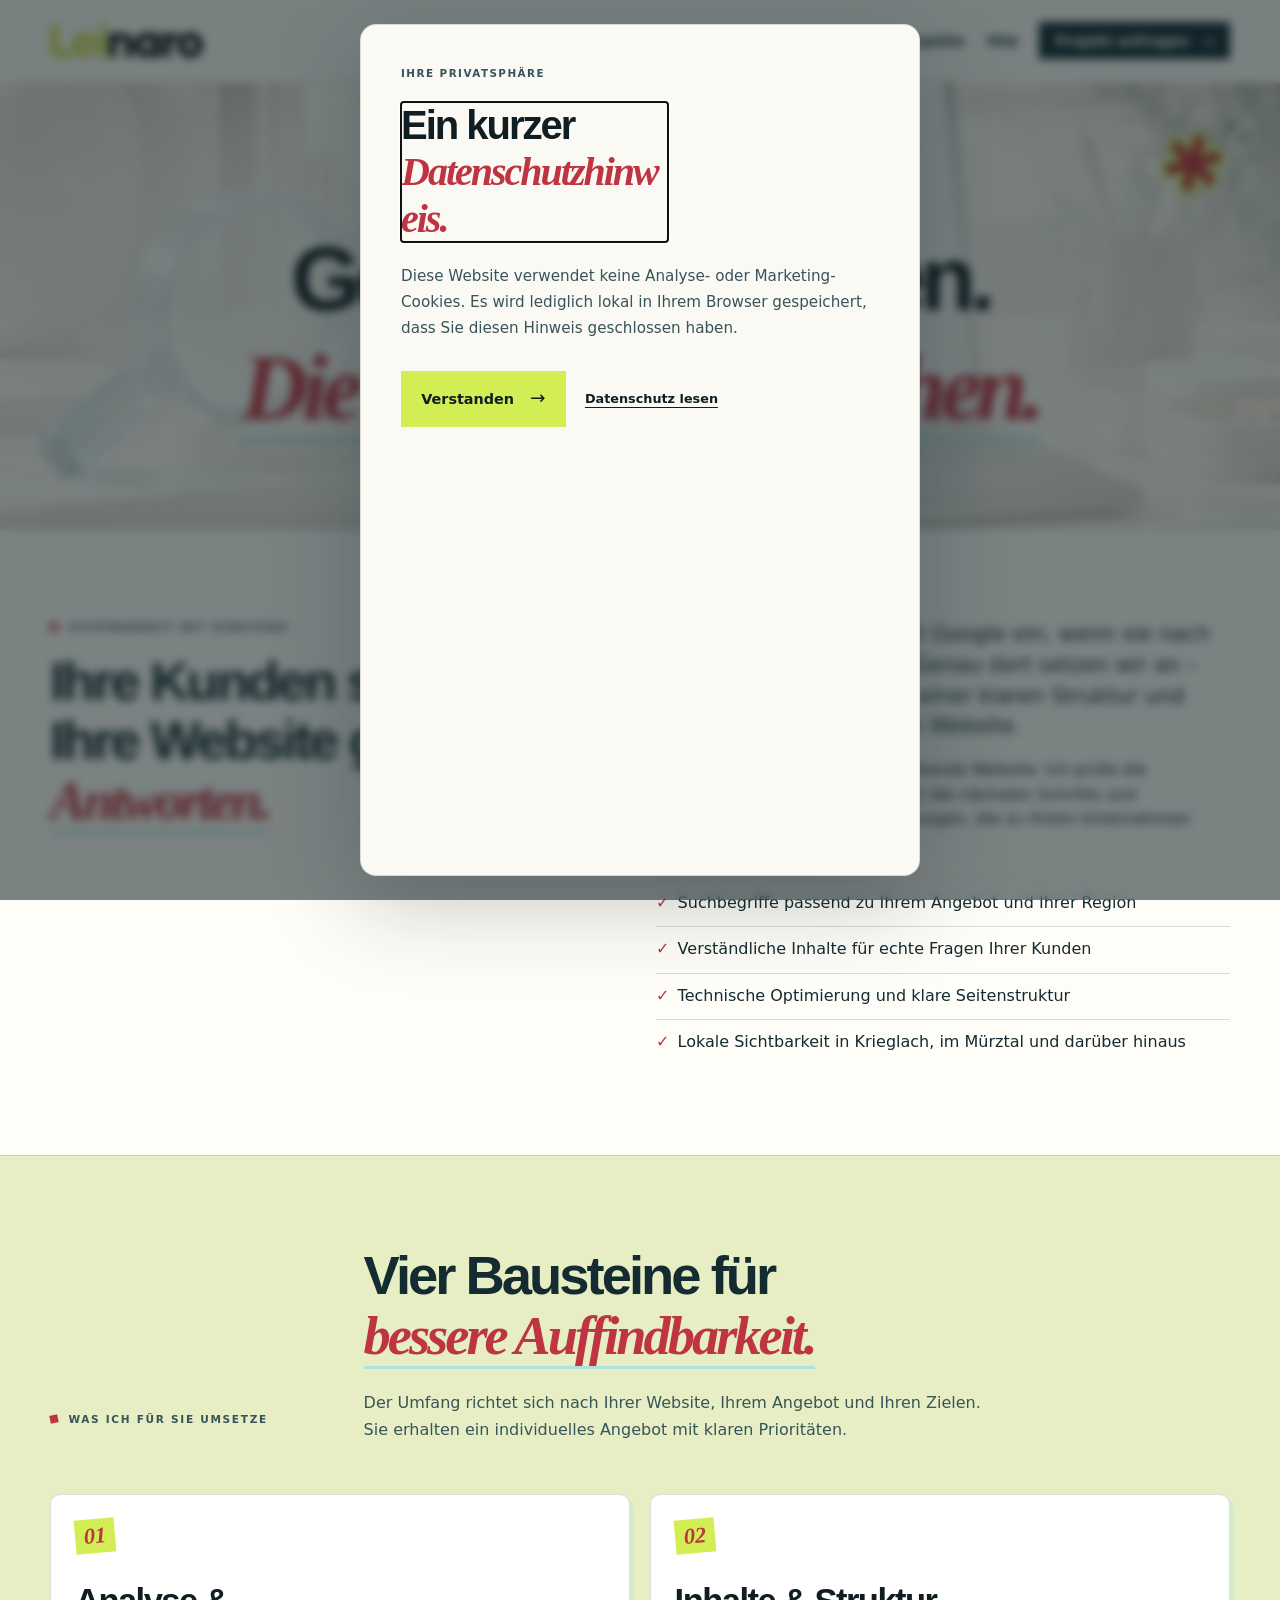
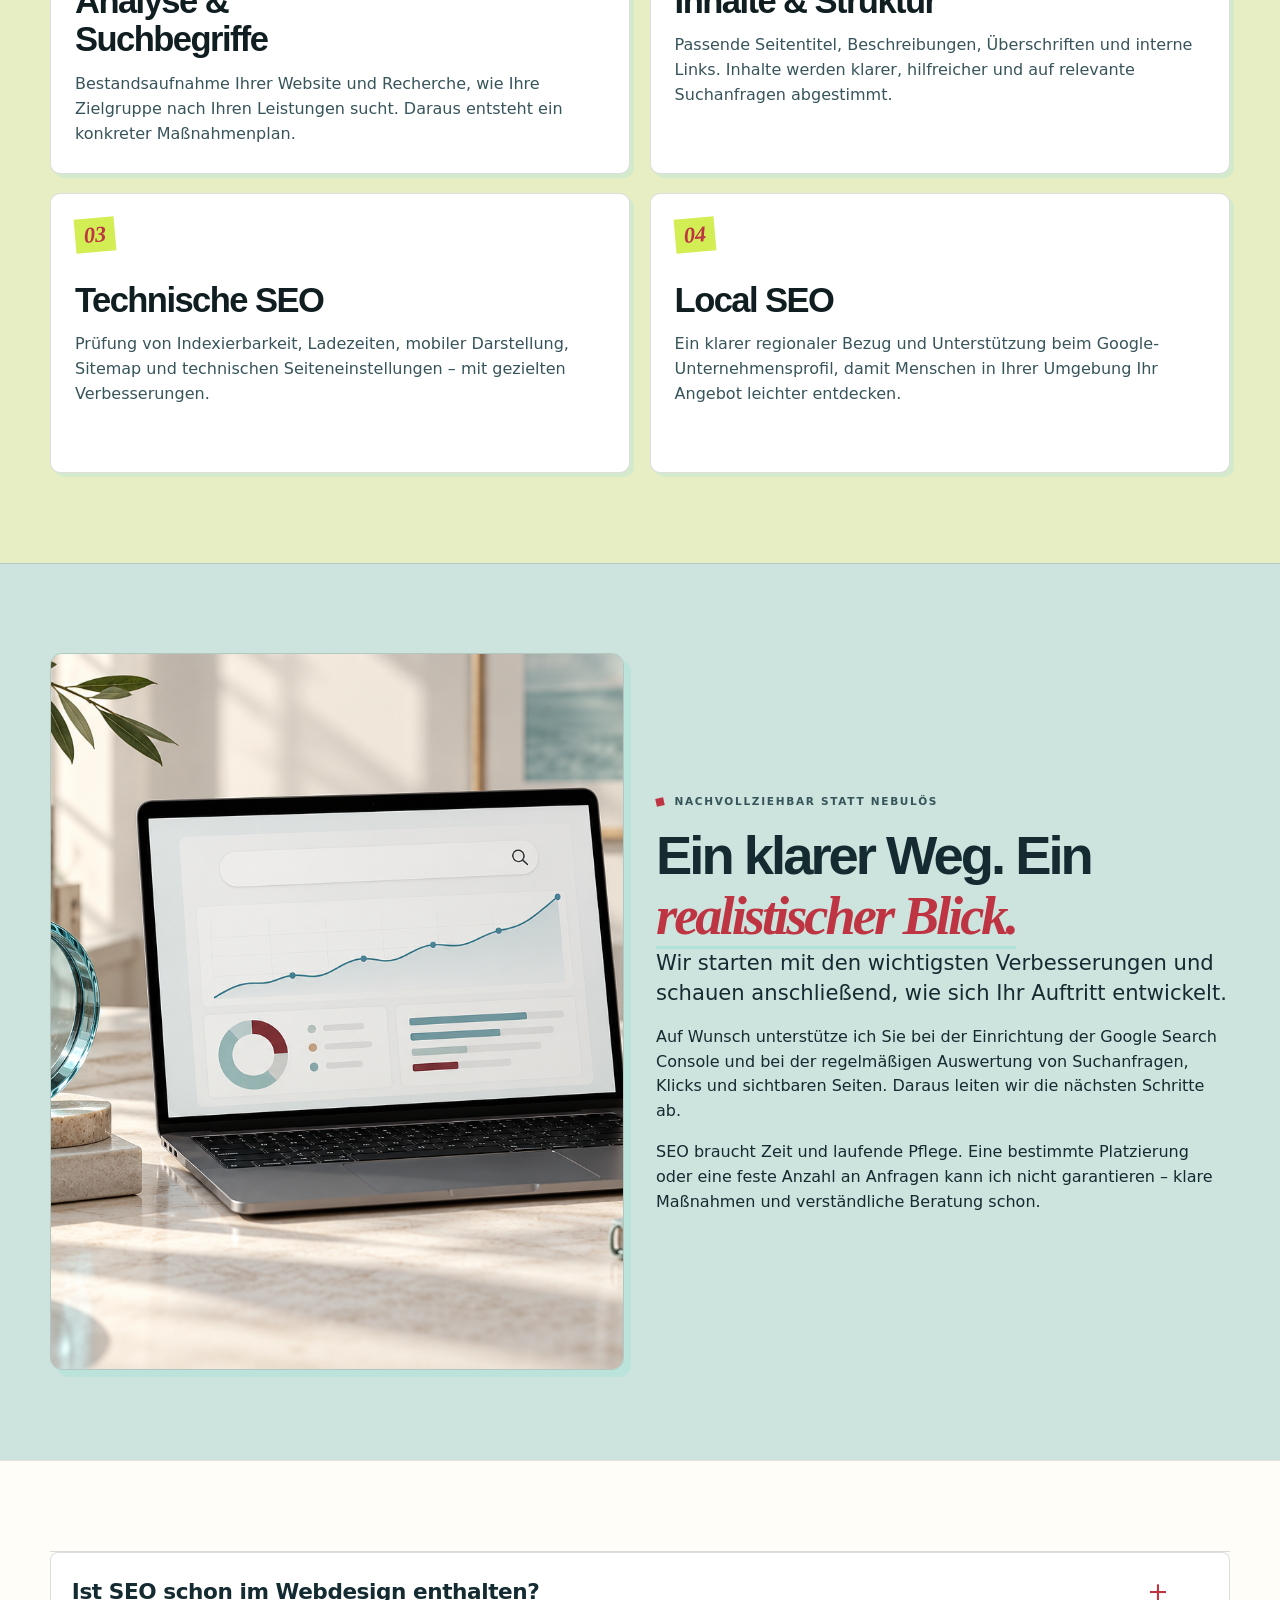
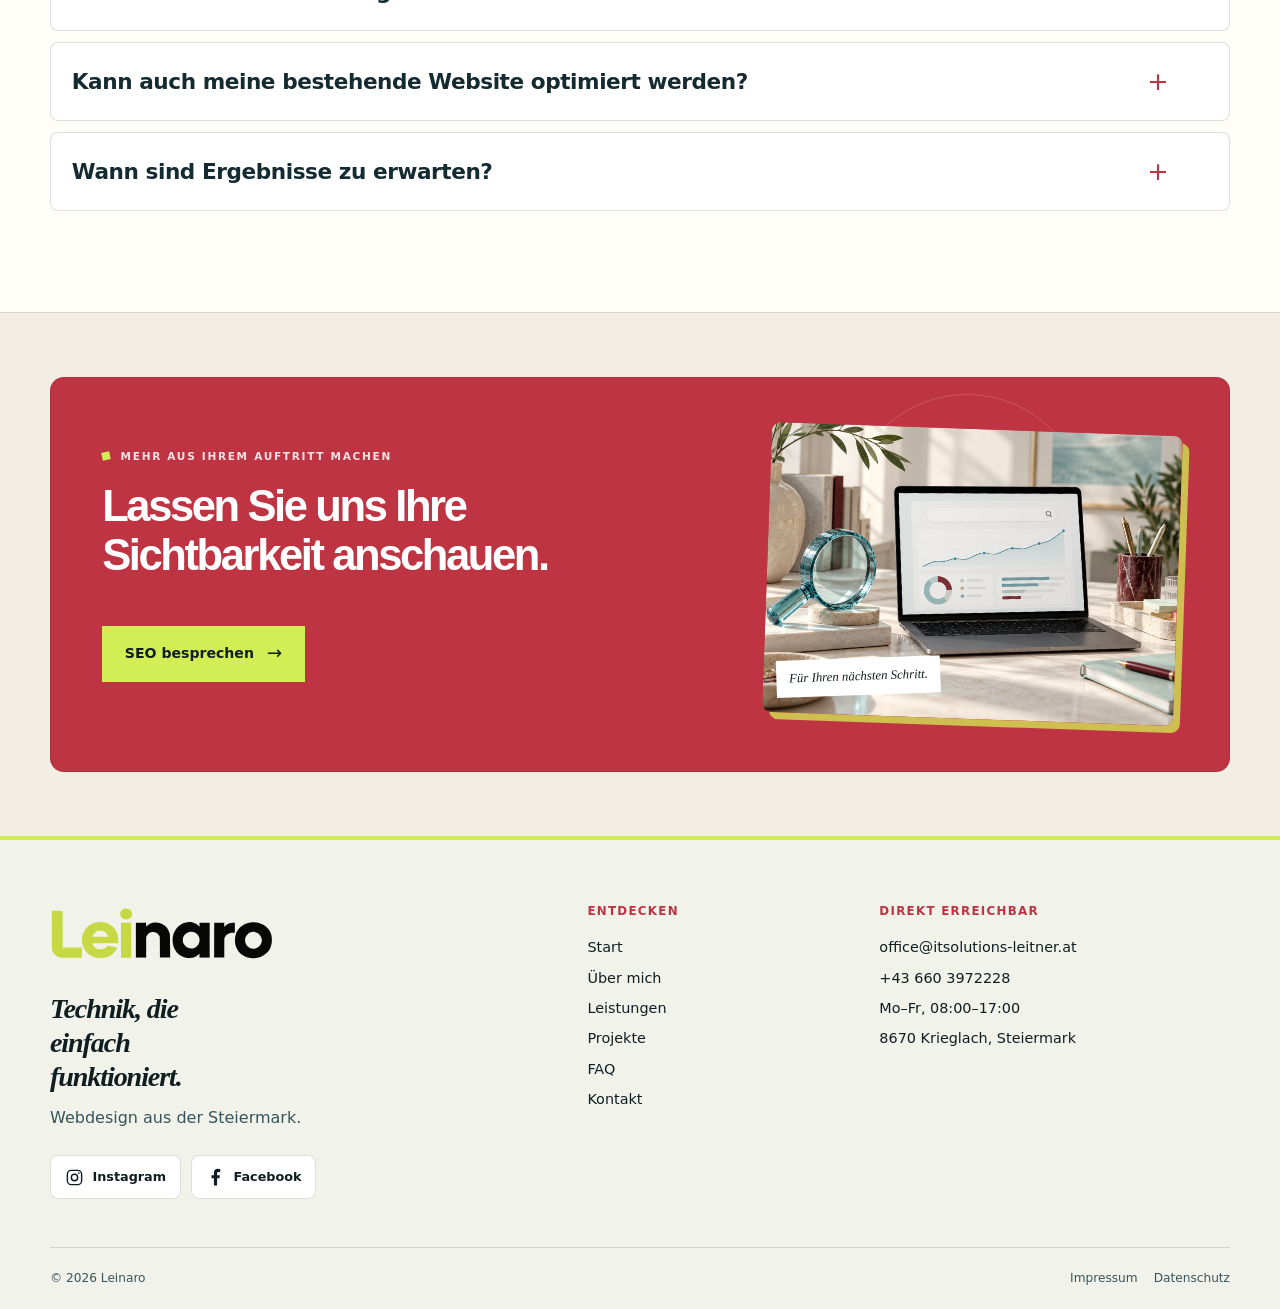
<file: seo.html>
<!doctype html>
<html lang="de">
  <head>
    <meta charset="utf-8" />
    <meta name="viewport" content="width=device-width, initial-scale=1" />
    <meta
      name="description"
      content="SEO, technische Suchmaschinenoptimierung und Local SEO für Unternehmen in Krieglach, im Mürztal und in der Steiermark. Persönlich begleitet von Leinaro."
    />
    <meta name="theme-color" content="#fbf9f3" />
    <link rel="canonical" href="https://itsolutions-leitner.at/seo.html" />
    <link rel="icon" href="images/leinaro-logo.svg" type="image/svg+xml" />
    <link rel="stylesheet" href="css/style.css" />
    <script src="js/script.js" defer></script>
    <title>SEO &amp; Sichtbarkeit in der Steiermark | Leinaro</title>
  </head>
  <body class="page--seo">
    <a class="skip-link" href="#main">Zum Inhalt springen</a>
    <header class="site-header">
      <nav class="nav container" aria-label="Hauptnavigation">
        <a class="brand" href="index.html"
          ><span class="brand-mark"></span>Leinaro</a
        >
        <button
          class="menu-toggle"
          type="button"
          aria-label="Menü öffnen"
          aria-expanded="false"
          aria-controls="primary-menu"
        >
          <span></span><span></span><span></span>
        </button>
        <ul class="nav-links" id="primary-menu">
          <li><a href="index.html">Start</a></li>
          <li><a href="ueber-uns.html">Über mich</a></li>
          <li class="has-submenu is-current-section">
            <button class="active" type="button">Leistungen</button>
            <ul class="submenu">
              <li>
                <a href="webdesign.html">Webdesign</a>
              </li>
              <li><a href="betreuung.html">Betreuung</a></li>
              <li><a href="domain-hosting.html">Domain &amp; Hosting</a></li>
              <li><a class="active" aria-current="page" href="seo.html">SEO &amp; Sichtbarkeit</a></li>
            </ul>
          </li>
          <li><a href="referenzen.html">Projekte</a></li>
          <li><a href="faq.html">FAQ</a></li>
          <li>
            <a class="nav-cta" href="kontakt.html">Projekt anfragen <span>→</span></a>
          </li>
        </ul>
      </nav>
    </header>

    <main id="main">
      <section class="page-hero">
        <div class="container reveal">
          <p class="eyebrow">Leistung 04 · SEO &amp; Sichtbarkeit</p>
          <h1>Gefunden werden. <span class="lime">Die Richtigen erreichen.</span></h1>
        </div>
      </section>
      <section class="section section-surface section-surface--white">
        <div class="container grid-2">
          <div class="reveal"><p class="eyebrow">Sichtbarkeit mit Substanz</p><h2>Ihre Kunden suchen. Ihre Website gibt <span class="editorial-mark">Antworten.</span></h2></div>
          <div class="reveal delay-1">
            <p class="lead">Was geben Menschen bei Google ein, wenn sie nach Ihrem Angebot suchen? Genau dort setzen wir an – mit passenden Inhalten, einer klaren Struktur und einer technisch sauberen Website.</p>
            <p>Ob neuer Webauftritt oder bestehende Website: Ich prüfe die Ausgangslage, zeige verständlich die nächsten Schritte und konzentriere mich auf Verbesserungen, die zu Ihrem Unternehmen passen.</p>
            <ul class="check-list"><li>Suchbegriffe passend zu Ihrem Angebot und Ihrer Region</li><li>Verständliche Inhalte für echte Fragen Ihrer Kunden</li><li>Technische Optimierung und klare Seitenstruktur</li><li>Lokale Sichtbarkeit in Krieglach, im Mürztal und darüber hinaus</li></ul>
          </div>
        </div>
      </section>
      <section class="section offer-showcase section-surface section-surface--leaf">
        <div class="container">
          <div class="offer-showcase__head reveal"><p class="eyebrow">Was ich für Sie umsetze</p><div><h2>Vier Bausteine für <span class="editorial-mark">bessere Auffindbarkeit.</span></h2><p>Der Umfang richtet sich nach Ihrer Website, Ihrem Angebot und Ihren Zielen. Sie erhalten ein individuelles Angebot mit klaren Prioritäten.</p></div></div>
          <div class="seo-offer-grid">
            <article class="offer-card reveal"><span>01</span><h3>Analyse &amp; Suchbegriffe</h3><p>Bestandsaufnahme Ihrer Website und Recherche, wie Ihre Zielgruppe nach Ihren Leistungen sucht. Daraus entsteht ein konkreter Maßnahmenplan.</p></article>
            <article class="offer-card reveal delay-1"><span>02</span><h3>Inhalte &amp; Struktur</h3><p>Passende Seitentitel, Beschreibungen, Überschriften und interne Links. Inhalte werden klarer, hilfreicher und auf relevante Suchanfragen abgestimmt.</p></article>
            <article class="offer-card reveal"><span>03</span><h3>Technische SEO</h3><p>Prüfung von Indexierbarkeit, Ladezeiten, mobiler Darstellung, Sitemap und technischen Seiteneinstellungen – mit gezielten Verbesserungen.</p></article>
            <article class="offer-card reveal delay-1"><span>04</span><h3>Local SEO</h3><p>Ein klarer regionaler Bezug und Unterstützung beim Google-Unternehmensprofil, damit Menschen in Ihrer Umgebung Ihr Angebot leichter entdecken.</p></article>
          </div>
        </div>
      </section>
      <section class="section seo-story section-surface section-surface--aqua">
        <div class="container grid-2">
          <figure class="seo-story__image reveal"><img src="images/seo-visibility.png" width="1536" height="1024" loading="lazy" decoding="async" alt="Illustratives SEO-Motiv mit Suchoberfläche, Analysekurve und blauer Glaslupe" /></figure>
          <div class="reveal delay-1"><p class="eyebrow">Nachvollziehbar statt nebulös</p><h2>Ein klarer Weg. Ein <span class="editorial-mark">realistischer Blick.</span></h2><p class="lead">Wir starten mit den wichtigsten Verbesserungen und schauen anschließend, wie sich Ihr Auftritt entwickelt.</p><p>Auf Wunsch unterstütze ich Sie bei der Einrichtung der Google Search Console und bei der regelmäßigen Auswertung von Suchanfragen, Klicks und sichtbaren Seiten. Daraus leiten wir die nächsten Schritte ab.</p><p>SEO braucht Zeit und laufende Pflege. Eine bestimmte Platzierung oder eine feste Anzahl an Anfragen kann ich nicht garantieren – klare Maßnahmen und verständliche Beratung schon.</p></div>
        </div>
      </section>
      <section class="section section-surface section-surface--white"><div class="container"><div class="faq reveal">
        <details class="faq-item"><summary>Ist SEO schon im Webdesign enthalten?</summary><p>Die grundlegende suchmaschinenfreundliche Umsetzung ist Teil meines Webdesigns. Eine vertiefte Analyse, gezielte Inhaltsoptimierung, Local SEO und laufende Auswertung können Sie zusätzlich beauftragen.</p></details>
        <details class="faq-item"><summary>Kann auch meine bestehende Website optimiert werden?</summary><p>Ja. Zuerst prüfe ich, welche Verbesserungen sinnvoll und technisch möglich sind. Auf dieser Grundlage erhalten Sie ein konkretes Angebot.</p></details>
        <details class="faq-item"><summary>Wann sind Ergebnisse zu erwarten?</summary><p>Das hängt von Ausgangslage, Wettbewerb und Umfang der Maßnahmen ab. Veränderungen entstehen meist über mehrere Wochen oder Monate. Wir vereinbaren realistische Ziele und betrachten die Entwicklung gemeinsam.</p></details>
      </div></div></section>
      <section class="cta-band section-surface section-surface--cream">
        <div class="container cta-panel">
          <div class="cta-panel__copy"><p class="eyebrow">Mehr aus Ihrem Auftritt machen</p><h2>Lassen Sie uns Ihre Sichtbarkeit anschauen.</h2>
          </div>
          <a class="button button--primary" href="kontakt.html">SEO besprechen</a>
          <figure class="cta-panel__visual">
            <img src="images/seo-visibility.png" width="1536" height="1024" loading="lazy" decoding="async" alt="Suchoberfläche, Analysekurve und blaue Glaslupe als SEO-Motiv" />
            <figcaption>Für Ihren nächsten Schritt.</figcaption>
          </figure>
        </div>
      </section>
    </main>

    <footer class="site-footer footer-unified">
      <div class="container">
        <div class="footer-unified__top">
          <div class="footer-unified__brand">
            <a class="brand footer-brand" href="index.html" aria-label="Leinaro Startseite"
              ><span class="brand-mark"></span>Leinaro</a>
            <p class="footer-unified__tagline">Technik, die einfach funktioniert.</p>
            <p class="muted">Webdesign aus der Steiermark.</p>
            <nav class="footer-social" aria-label="Social Media">
              <!-- Profil-URLs ergänzen, sobald Instagram und Facebook verfügbar sind. -->
              <a class="footer-social__link" href="https://www.instagram.com/" target="_blank" rel="noopener noreferrer" aria-label="Instagram öffnen (neuer Tab)">
                <svg viewBox="0 0 24 24" fill="none" stroke="currentColor" stroke-width="1.8" aria-hidden="true" focusable="false">
                  <rect x="3" y="3" width="18" height="18" rx="5" />
                  <circle cx="12" cy="12" r="4" />
                  <circle cx="17.5" cy="6.5" r="1" fill="currentColor" stroke="none" />
                </svg>
                <span>Instagram</span>
              </a>
              <a class="footer-social__link" href="https://www.facebook.com/" target="_blank" rel="noopener noreferrer" aria-label="Facebook öffnen (neuer Tab)">
                <svg viewBox="0 0 24 24" fill="currentColor" aria-hidden="true" focusable="false">
                  <path d="M14 22v-9h3l.5-4H14V7c0-1.2.4-2 2-2h2V1.5A25 25 0 0 0 15 1c-3 0-5 1.8-5 5v3H7v4h3v9z" />
                </svg>
                <span>Facebook</span>
              </a>
            </nav>
          </div>
          <div>
            <p class="footer-title">Entdecken</p>
            <ul class="footer-links">
              <li><a href="index.html">Start</a></li>
              <li><a href="ueber-uns.html">Über mich</a></li>
              <li><a href="leistungen.html">Leistungen</a></li>
              <li><a href="referenzen.html">Projekte</a></li>
              <li><a href="faq.html">FAQ</a></li>
              <li><a href="kontakt.html">Kontakt</a></li>
            </ul>
          </div>
          <div>
            <p class="footer-title">Direkt erreichbar</p>
            <ul class="footer-links">
              <li><a href="mailto:office@itsolutions-leitner.at">office@itsolutions-leitner.at</a></li>
              <li><a href="tel:+436603972228">+43 660 3972228</a></li>
              <li>Mo–Fr, 08:00–17:00</li>
              <li>8670 Krieglach, Steiermark</li>
            </ul>
          </div>
        </div>
        <div class="footer-bottom">
          <span>© 2026 Leinaro</span>
          <div><a href="impressum.html">Impressum</a><a href="datenschutz.html">Datenschutz</a></div>
        </div>
      </div>
    </footer>
  </body>
</html>
</file>
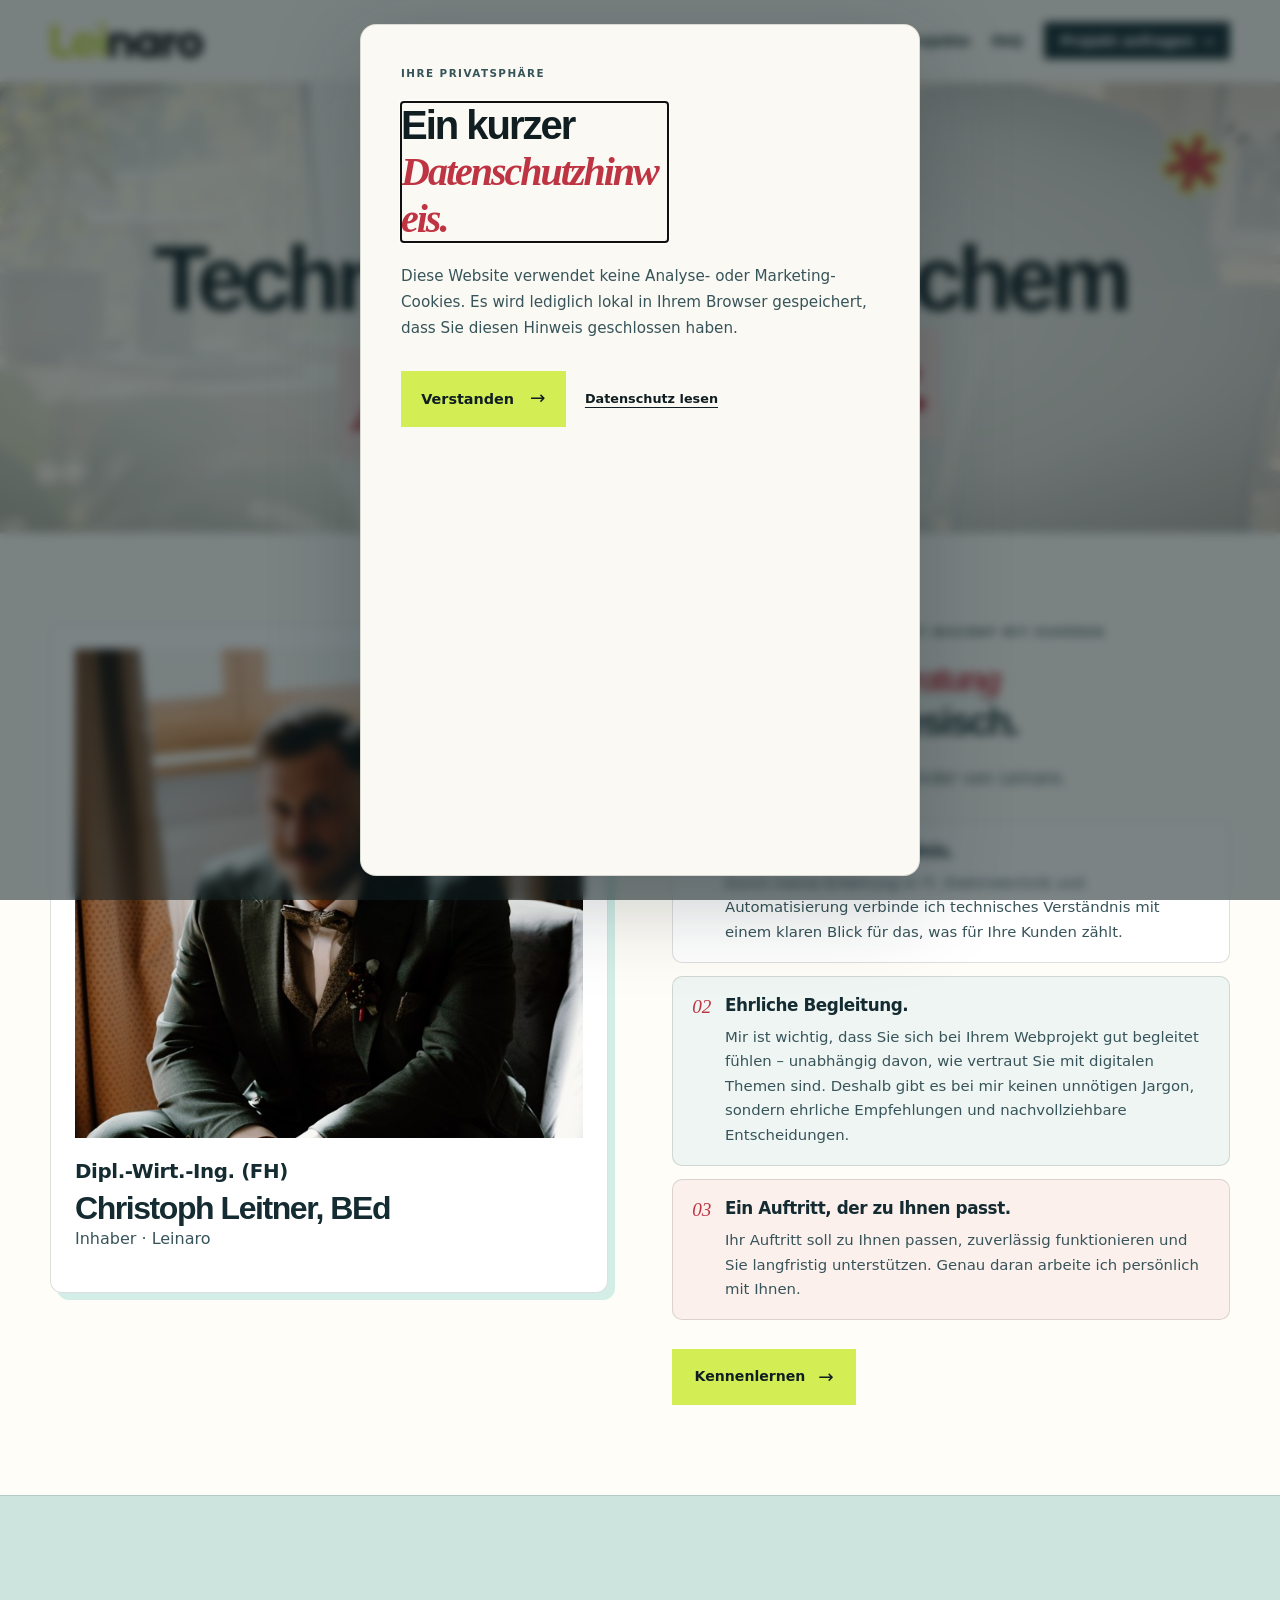
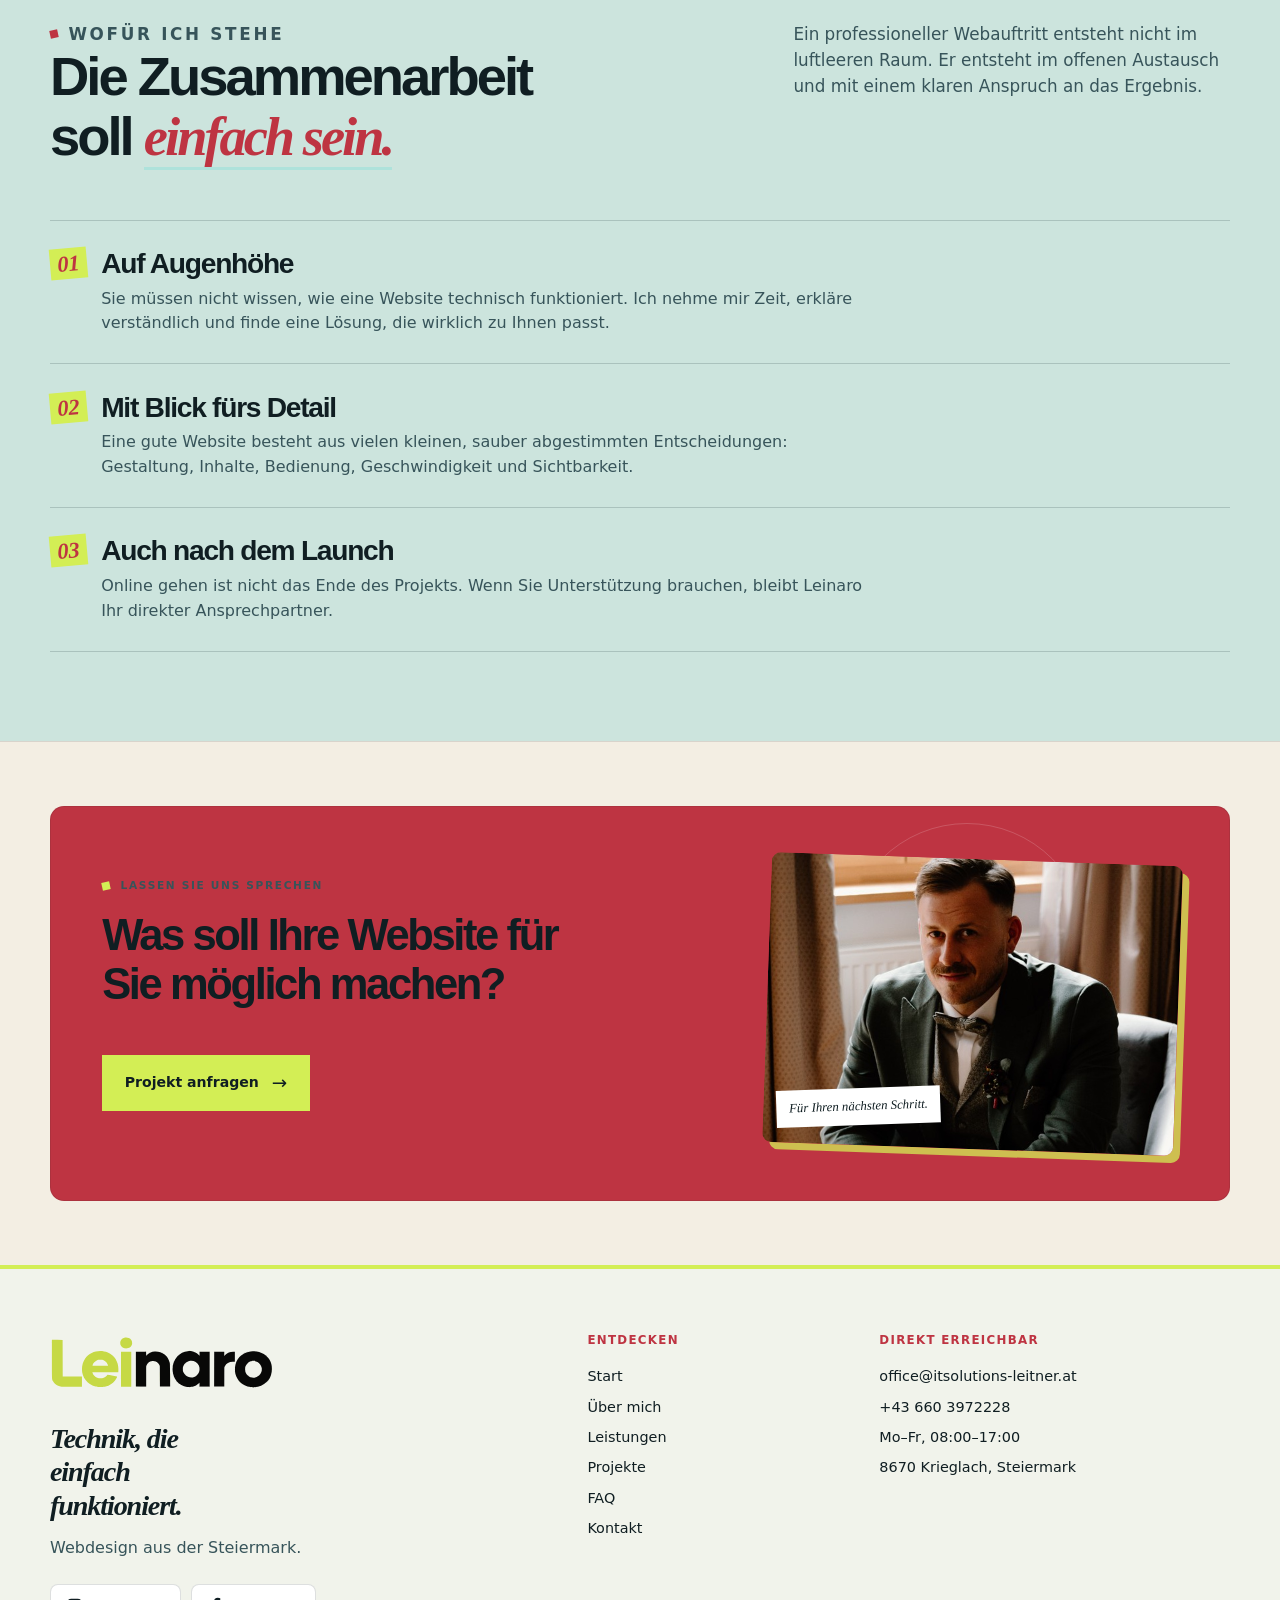
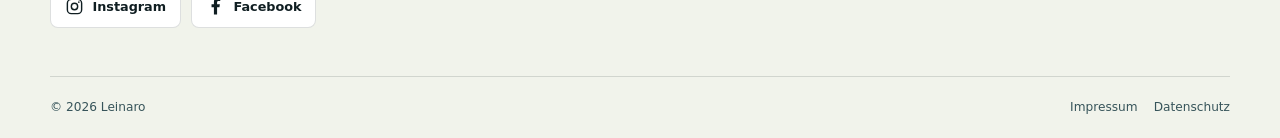
<file: ueber-uns.html>
<!doctype html>
<html lang="de">
  <head>
    <meta charset="utf-8" />
    <meta name="viewport" content="width=device-width, initial-scale=1" />
    <meta
      name="description"
      content="Lernen Sie Christoph Leitner kennen – Ihr persönlicher Ansprechpartner für Webdesign, Hosting und digitale Lösungen in der Steiermark."
    />
    <link rel="canonical" href="https://itsolutions-leitner.at/ueber-uns.html" />
    <link rel="icon" href="images/leinaro-logo.svg" type="image/svg+xml" />
    <link rel="stylesheet" href="css/style.css" />
    <script src="js/script.js" defer></script>
    <title>Über mich | Leinaro</title>
  </head>
  <body>
    <a class="skip-link" href="#main">Zum Inhalt springen</a>
    <header class="site-header">
      <nav class="nav container" aria-label="Hauptnavigation">
        <a class="brand" href="index.html" aria-label="Leinaro Startseite"
          ><span class="brand-mark"></span>Leinaro</a
        ><button class="menu-toggle" type="button" aria-label="Menü öffnen" aria-expanded="false">
          <span></span><span></span><span></span>
        </button>
        <ul class="nav-links">
          <li><a href="index.html">Start</a></li>
          <li><a class="active" href="ueber-uns.html">Über mich</a></li>
          <li class="has-submenu">
            <button type="button">Leistungen</button>
            <ul class="submenu">
              <li><a href="webdesign.html">Webdesign</a></li>
              <li><a href="betreuung.html">Betreuung</a></li>
              <li><a href="domain-hosting.html">Domain & Hosting</a></li>
              <li><a href="seo.html">SEO &amp; Sichtbarkeit</a></li>
            </ul>
          </li>
          <li><a href="referenzen.html">Projekte</a></li>
          <li><a href="faq.html">FAQ</a></li>
          <li><a class="nav-cta" href="kontakt.html">Projekt anfragen</a></li>
        </ul>
      </nav>
    </header>
    <main id="main">
      <section class="page-hero">
        <div class="container reveal">
          <p class="eyebrow">Über Leinaro</p>
          <h1>Technik mit persönlichem <span class="lime">Ansprechpartner.</span></h1>
        </div>
      </section>
      <section class="section section-surface section-surface--white">
        <div class="container grid-2 about-story">
          <div class="team-card reveal">
            <img
              class="team-card__portrait"
              src="images/christoph_foto.jpg"
              width="632"
              height="609"
              alt="Portrait von Christoph Leitner, Inhaber von Leinaro"
              loading="lazy"
              decoding="async"
            />
            <h3 class="team-card__name"><span class="team-card__title">Dipl.-Wirt.-Ing. (FH)</span><span>Christoph Leitner, BEd</span></h3>
            <p class="muted">Inhaber · Leinaro</p>
          </div>
          <div class="about-story__copy reveal delay-1">
            <p class="eyebrow">Ein guter digitaler Auftritt beginnt mit Zuhören</p>
            <h2><span class="editorial-mark">Verständliche Beratung</span> statt Fachchinesisch.</h2>
            <p class="about-story__intro">Ich bin Christoph Leitner, Gründer von Leinaro.</p>
            <div class="about-story__chapters">
              <div class="about-story__chapter">
                <span class="about-story__number" aria-hidden="true">01</span>
                <div>
                  <h3>Technisches Verständnis.</h3>
                  <p>Durch meine Erfahrung in IT, Elektrotechnik und Automatisierung verbinde ich
                    technisches Verständnis mit einem klaren Blick für das, was für Ihre Kunden zählt.</p>
                </div>
              </div>
              <div class="about-story__chapter">
                <span class="about-story__number" aria-hidden="true">02</span>
                <div>
                  <h3>Ehrliche Begleitung.</h3>
                  <p>Mir ist wichtig, dass Sie sich bei Ihrem Webprojekt gut begleitet fühlen – unabhängig
                    davon, wie vertraut Sie mit digitalen Themen sind. Deshalb gibt es bei mir keinen
                    unnötigen Jargon, sondern ehrliche Empfehlungen und nachvollziehbare Entscheidungen.</p>
                </div>
              </div>
              <div class="about-story__chapter">
                <span class="about-story__number" aria-hidden="true">03</span>
                <div>
                  <h3>Ein Auftritt, der zu Ihnen passt.</h3>
                  <p>Ihr Auftritt soll zu Ihnen passen, zuverlässig funktionieren und Sie langfristig
                    unterstützen. Genau daran arbeite ich persönlich mit Ihnen.</p>
                </div>
              </div>
            </div>
            <div class="button-row">
              <a class="button button--primary" href="kontakt.html">Kennenlernen</a>
            </div>
          </div>
        </div>
      </section>
      <section class="section section--ink section-surface section-surface--aqua">
        <div class="container">
          <div class="section__head reveal">
            <div>
              <p class="eyebrow">Wofür ich stehe</p>
              <h2>Die Zusammenarbeit soll <span class="editorial-mark">einfach sein.</span></h2>
            </div>
            <p>
              Ein professioneller Webauftritt entsteht nicht im luftleeren Raum. Er entsteht im
              offenen Austausch und mit einem klaren Anspruch an das Ergebnis.
            </p>
          </div>
          <ul class="feature-list reveal">
            <li>
              <span>01</span>
              <div>
                <h3>Auf Augenhöhe</h3>
                <p>
                  Sie müssen nicht wissen, wie eine Website technisch funktioniert. Ich nehme mir
                  Zeit, erkläre verständlich und finde eine Lösung, die wirklich zu Ihnen passt.
                </p>
              </div>
            </li>
            <li>
              <span>02</span>
              <div>
                <h3>Mit Blick fürs Detail</h3>
                <p>
                  Eine gute Website besteht aus vielen kleinen, sauber abgestimmten Entscheidungen:
                  Gestaltung, Inhalte, Bedienung, Geschwindigkeit und Sichtbarkeit.
                </p>
              </div>
            </li>
            <li>
              <span>03</span>
              <div>
                <h3>Auch nach dem Launch</h3>
                <p>
                  Online gehen ist nicht das Ende des Projekts. Wenn Sie Unterstützung brauchen,
                  bleibt Leinaro Ihr direkter Ansprechpartner.
                </p>
              </div>
            </li>
          </ul>
        </div>
      </section>
      <section class="cta-band section-surface section-surface--cream">
        <div class="container cta-panel">
          <div class="cta-panel__copy">
            <p class="eyebrow">Lassen Sie uns sprechen</p>
            <h2>Was soll Ihre Website für Sie möglich machen?</h2>
          </div>
          <a class="button button--primary" href="kontakt.html">Projekt anfragen</a>
          <figure class="cta-panel__visual">
            <img src="images/christoph_foto.jpg" width="632" height="609" loading="lazy" decoding="async" alt="Portrait von Christoph Leitner, Inhaber von Leinaro" />
            <figcaption>Für Ihren nächsten Schritt.</figcaption>
          </figure>
        </div>
      </section>
    </main>
    <footer class="site-footer footer-unified">
      <div class="container">
        <div class="footer-unified__top">
          <div class="footer-unified__brand">
            <a class="brand footer-brand" href="index.html" aria-label="Leinaro Startseite"
              ><span class="brand-mark"></span>Leinaro</a>
            <p class="footer-unified__tagline">Technik, die einfach funktioniert.</p>
            <p class="muted">Webdesign aus der Steiermark.</p>
            <nav class="footer-social" aria-label="Social Media">
              <!-- Profil-URLs ergänzen, sobald Instagram und Facebook verfügbar sind. -->
              <a class="footer-social__link" href="https://www.instagram.com/" target="_blank" rel="noopener noreferrer" aria-label="Instagram öffnen (neuer Tab)">
                <svg viewBox="0 0 24 24" fill="none" stroke="currentColor" stroke-width="1.8" aria-hidden="true" focusable="false">
                  <rect x="3" y="3" width="18" height="18" rx="5" />
                  <circle cx="12" cy="12" r="4" />
                  <circle cx="17.5" cy="6.5" r="1" fill="currentColor" stroke="none" />
                </svg>
                <span>Instagram</span>
              </a>
              <a class="footer-social__link" href="https://www.facebook.com/" target="_blank" rel="noopener noreferrer" aria-label="Facebook öffnen (neuer Tab)">
                <svg viewBox="0 0 24 24" fill="currentColor" aria-hidden="true" focusable="false">
                  <path d="M14 22v-9h3l.5-4H14V7c0-1.2.4-2 2-2h2V1.5A25 25 0 0 0 15 1c-3 0-5 1.8-5 5v3H7v4h3v9z" />
                </svg>
                <span>Facebook</span>
              </a>
            </nav>
          </div>
          <div>
            <p class="footer-title">Entdecken</p>
            <ul class="footer-links">
              <li><a href="index.html">Start</a></li>
              <li><a href="ueber-uns.html">Über mich</a></li>
              <li><a href="leistungen.html">Leistungen</a></li>
              <li><a href="referenzen.html">Projekte</a></li>
              <li><a href="faq.html">FAQ</a></li>
              <li><a href="kontakt.html">Kontakt</a></li>
            </ul>
          </div>
          <div>
            <p class="footer-title">Direkt erreichbar</p>
            <ul class="footer-links">
              <li><a href="mailto:office@itsolutions-leitner.at">office@itsolutions-leitner.at</a></li>
              <li><a href="tel:+436603972228">+43 660 3972228</a></li>
              <li>Mo–Fr, 08:00–17:00</li>
              <li>8670 Krieglach, Steiermark</li>
            </ul>
          </div>
        </div>
        <div class="footer-bottom">
          <span>© 2026 Leinaro</span>
          <div><a href="impressum.html">Impressum</a><a href="datenschutz.html">Datenschutz</a></div>
        </div>
      </div>
    </footer>
  </body>
</html>
</file>
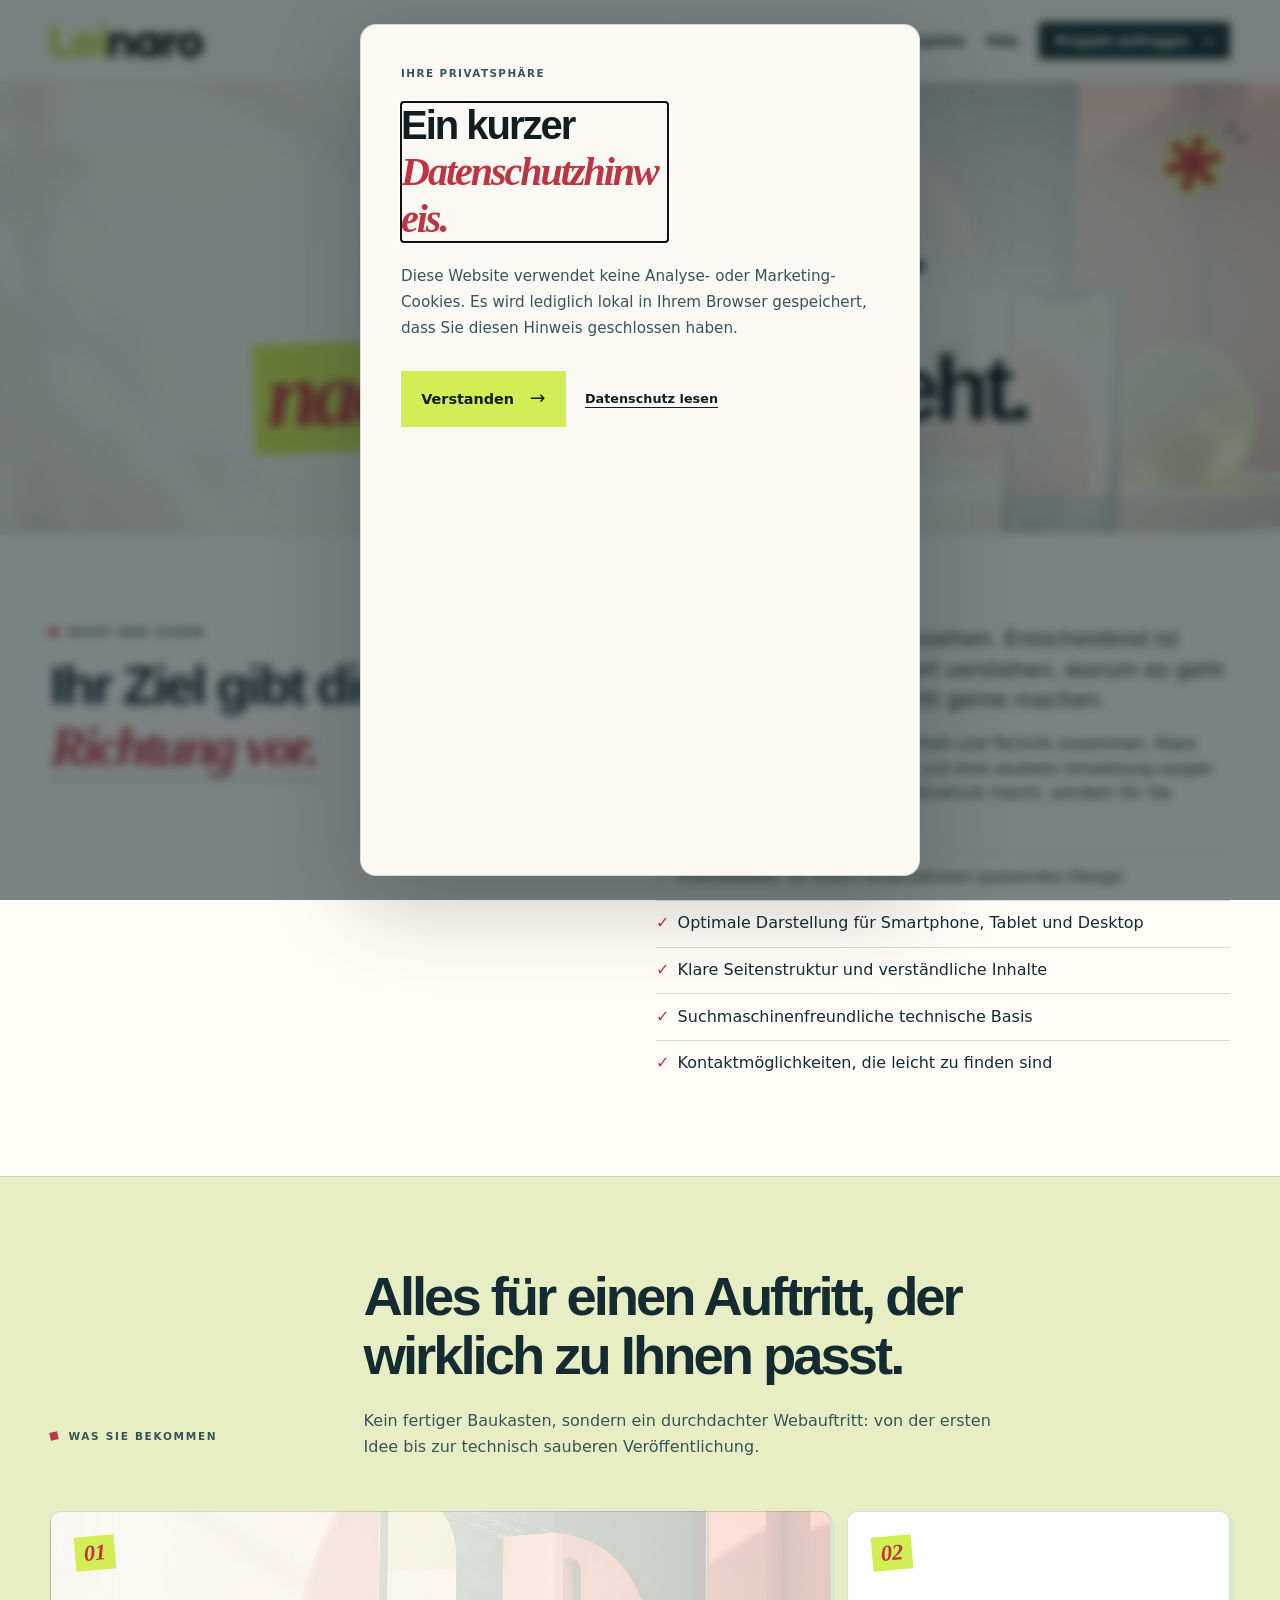
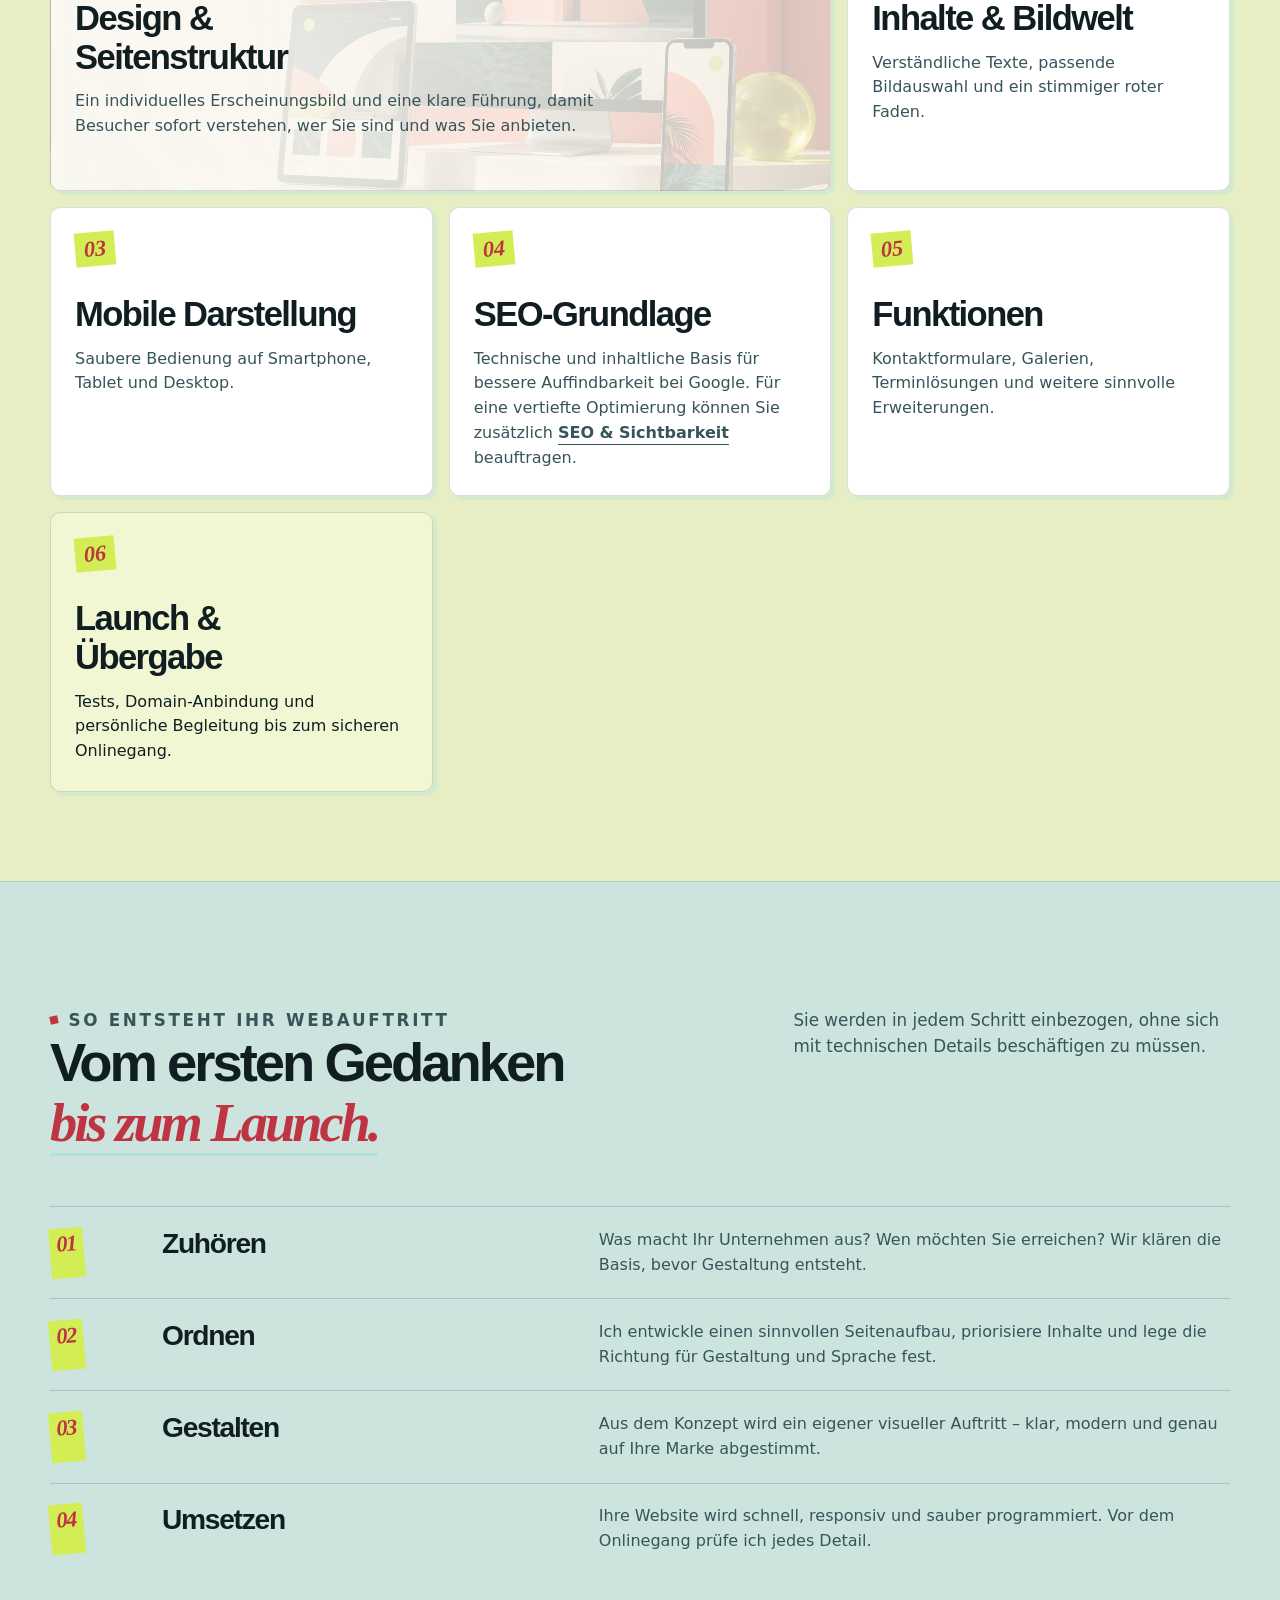
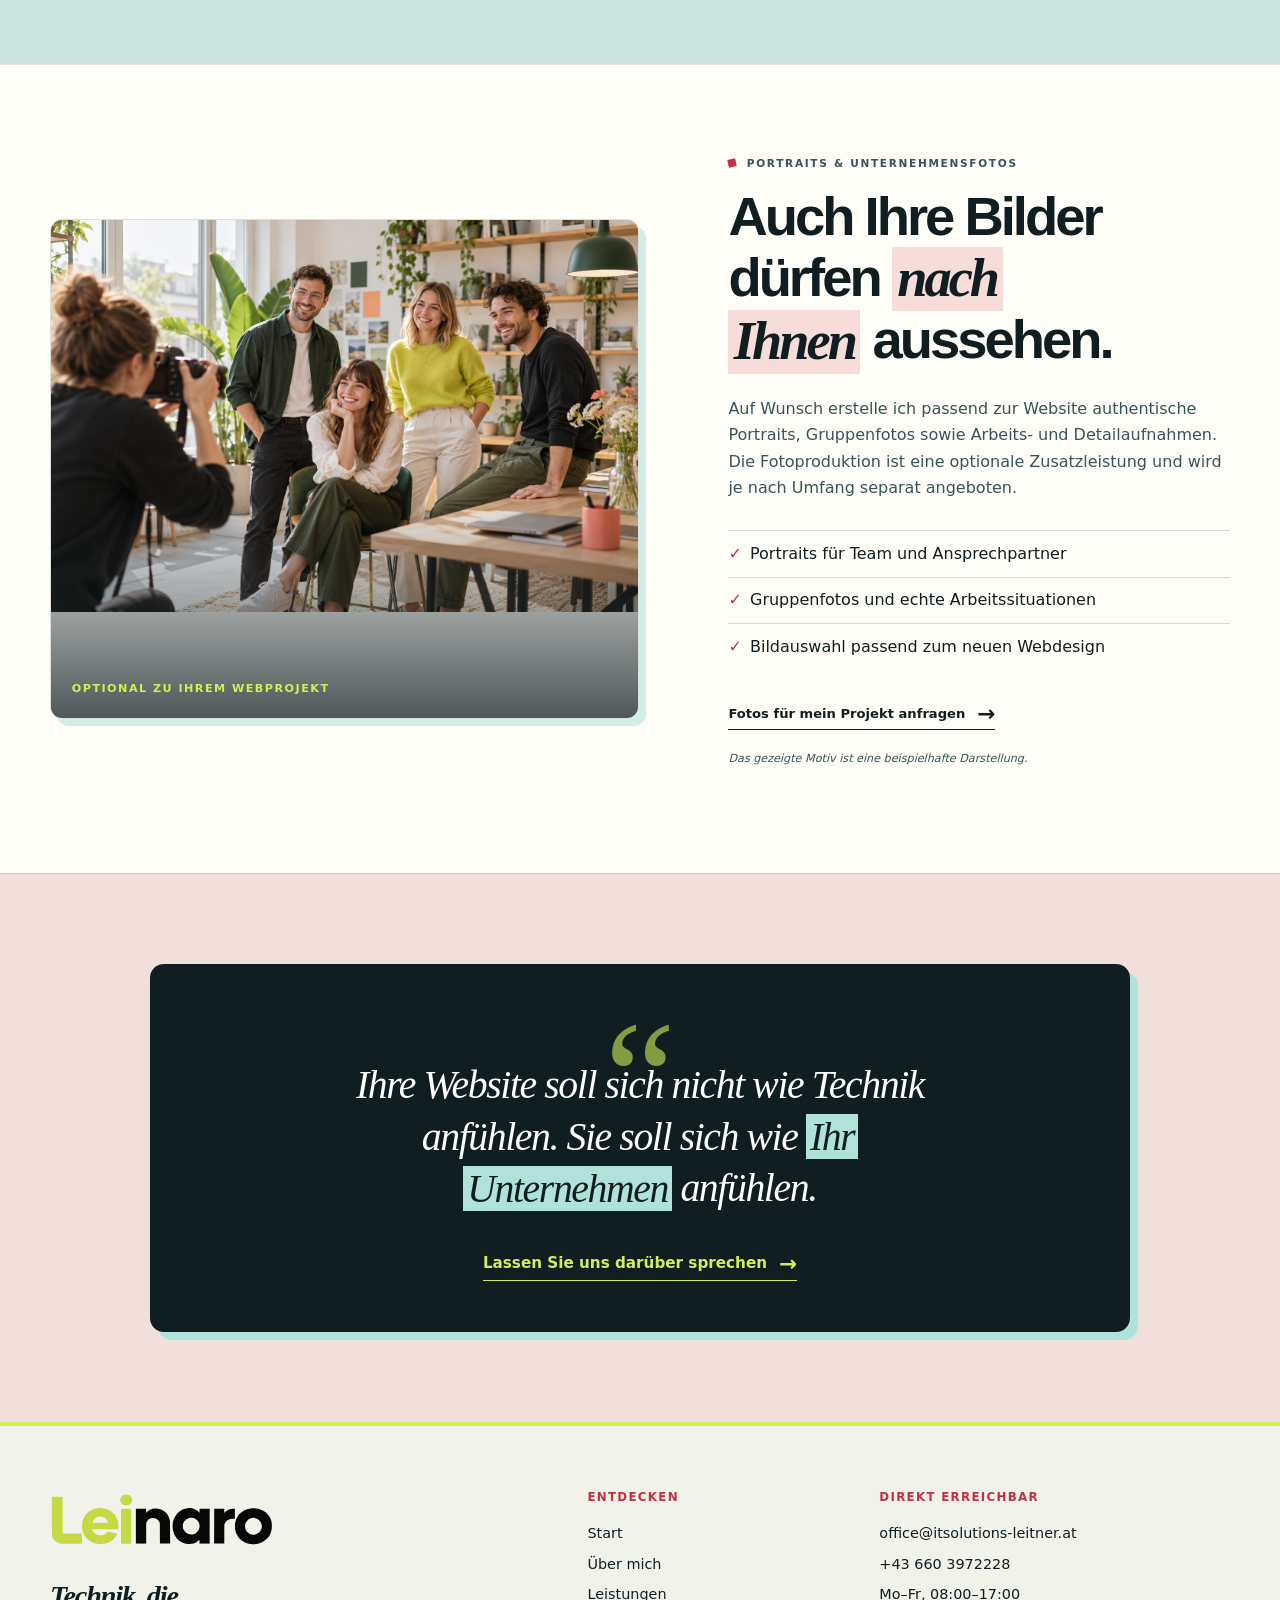
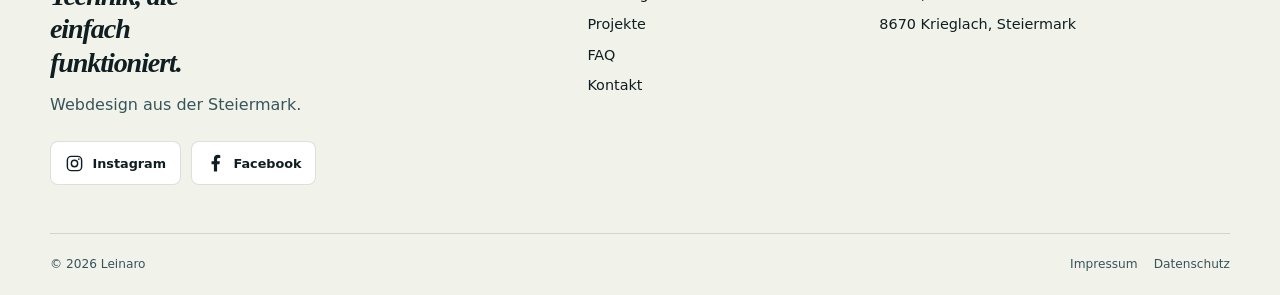
<file: webdesign.html>
<!doctype html>
<html lang="de">
  <head>
    <meta charset="utf-8" />
    <meta name="viewport" content="width=device-width, initial-scale=1" />
    <meta
      name="description"
      content="Individuelles, responsives und suchmaschinenfreundliches Webdesign für Unternehmen und Vereine in der Steiermark."
    />
    <meta name="theme-color" content="#fbf9f3" />
    <link rel="canonical" href="https://itsolutions-leitner.at/webdesign.html" />
    <link rel="icon" href="images/leinaro-logo.svg" type="image/svg+xml" />
    <link rel="stylesheet" href="css/style.css" />
    <script src="js/script.js" defer></script>
    <title>Webdesign | Leinaro</title>
  </head>
  <body>
    <a class="skip-link" href="#main">Zum Inhalt springen</a>
    <header class="site-header">
      <nav class="nav container" aria-label="Hauptnavigation">
        <a class="brand" href="index.html"
          ><span class="brand-mark"></span>Leinaro</a
        >
        <button
          class="menu-toggle"
          type="button"
          aria-label="Menü öffnen"
          aria-expanded="false"
          aria-controls="primary-menu"
        >
          <span></span><span></span><span></span>
        </button>
        <ul class="nav-links" id="primary-menu">
          <li><a href="index.html">Start</a></li>
          <li><a href="ueber-uns.html">Über mich</a></li>
          <li class="has-submenu is-current-section">
            <button class="active" type="button">Leistungen</button>
            <ul class="submenu">
              <li>
                <a class="active" aria-current="page" href="webdesign.html">Webdesign</a>
              </li>
              <li><a href="betreuung.html">Betreuung</a></li>
              <li><a href="domain-hosting.html">Domain &amp; Hosting</a></li>
              <li><a href="seo.html">SEO &amp; Sichtbarkeit</a></li>
            </ul>
          </li>
          <li><a href="referenzen.html">Projekte</a></li>
          <li><a href="faq.html">FAQ</a></li>
          <li>
            <a class="nav-cta" href="kontakt.html">Projekt anfragen <span>→</span></a>
          </li>
        </ul>
      </nav>
    </header>

    <main id="main">
      <section class="page-hero">
        <div class="container reveal">
          <p class="eyebrow">Leistung 01 · Webdesign</p>
          <h1>Ein Auftritt, der <span class="lime">nach Ihnen</span> aussieht.</h1>
        </div>
      </section>

      <section class="section section-surface section-surface--white">
        <div class="container grid-2">
          <div class="reveal">
            <p class="eyebrow">Nicht nur schön</p>
            <h2>Ihr Ziel gibt die <span class="editorial-mark">Richtung vor.</span></h2>
          </div>
          <div class="reveal delay-1">
            <p class="lead">
              Eine Website darf gut aussehen. Entscheidend ist aber, dass Besucher sofort verstehen,
              worum es geht – und den nächsten Schritt gerne machen.
            </p>
            <p>
              Deshalb denke ich Gestaltung, Inhalt und Technik zusammen. Klare Strukturen,
              überzeugende Texte und eine saubere Umsetzung sorgen dafür, dass Ihr Auftritt nicht
              nur Eindruck macht, sondern für Sie arbeitet.
            </p>
            <ul class="check-list">
              <li>Individuelles, zu Ihrem Unternehmen passendes Design</li>
              <li>Optimale Darstellung für Smartphone, Tablet und Desktop</li>
              <li>Klare Seitenstruktur und verständliche Inhalte</li>
              <li>Suchmaschinenfreundliche technische Basis</li>
              <li>Kontaktmöglichkeiten, die leicht zu finden sind</li>
            </ul>
          </div>
        </div>
      </section>

      <section class="section offer-showcase section-surface section-surface--leaf" aria-labelledby="webdesign-offer-title">
        <div class="container">
          <div class="offer-showcase__head reveal">
            <p class="eyebrow">Was Sie bekommen</p>
            <div>
              <h2 id="webdesign-offer-title">
                Alles für einen Auftritt, der wirklich zu Ihnen passt.
              </h2>
              <p>
                Kein fertiger Baukasten, sondern ein durchdachter Webauftritt: von der ersten Idee
                bis zur technisch sauberen Veröffentlichung.
              </p>
            </div>
          </div>
          <div class="offer-showcase__grid">
            <article class="offer-card offer-card--large reveal">
              <span>01</span>
              <h3>Design &amp; Seitenstruktur</h3>
              <p>
                Ein individuelles Erscheinungsbild und eine klare Führung, damit Besucher sofort
                verstehen, wer Sie sind und was Sie anbieten.
              </p>
            </article>
            <article class="offer-card reveal delay-1">
              <span>02</span>
              <h3>Inhalte &amp; Bildwelt</h3>
              <p>Verständliche Texte, passende Bildauswahl und ein stimmiger roter Faden.</p>
            </article>
            <article class="offer-card reveal delay-2">
              <span>03</span>
              <h3>Mobile Darstellung</h3>
              <p>Saubere Bedienung auf Smartphone, Tablet und Desktop.</p>
            </article>
            <article class="offer-card reveal">
              <span>04</span>
              <h3>SEO-Grundlage</h3>
              <p>Technische und inhaltliche Basis für bessere Auffindbarkeit bei Google. Für eine vertiefte Optimierung können Sie zusätzlich <a class="text-link" href="seo.html">SEO &amp; Sichtbarkeit</a> beauftragen.</p>
            </article>
            <article class="offer-card reveal delay-1">
              <span>05</span>
              <h3>Funktionen</h3>
              <p>Kontaktformulare, Galerien, Terminlösungen und weitere sinnvolle Erweiterungen.</p>
            </article>
            <article class="offer-card offer-card--accent reveal delay-2">
              <span>06</span>
              <h3>Launch &amp; Übergabe</h3>
              <p>Tests, Domain-Anbindung und persönliche Begleitung bis zum sicheren Onlinegang.</p>
            </article>
          </div>
        </div>
      </section>

      <section class="section section--ink section-surface section-surface--aqua">
        <div class="container">
          <div class="section__head reveal">
            <div>
              <p class="eyebrow">So entsteht Ihr Webauftritt</p>
              <h2>Vom ersten Gedanken <span class="editorial-mark">bis zum Launch.</span></h2>
            </div>
            <p>
              Sie werden in jedem Schritt einbezogen, ohne sich mit technischen Details beschäftigen
              zu müssen.
            </p>
          </div>
          <div class="process reveal">
            <div class="process-step">
              <h3>Zuhören</h3>
              <p>
                Was macht Ihr Unternehmen aus? Wen möchten Sie erreichen? Wir klären die Basis,
                bevor Gestaltung entsteht.
              </p>
            </div>
            <div class="process-step">
              <h3>Ordnen</h3>
              <p>
                Ich entwickle einen sinnvollen Seitenaufbau, priorisiere Inhalte und lege die
                Richtung für Gestaltung und Sprache fest.
              </p>
            </div>
            <div class="process-step">
              <h3>Gestalten</h3>
              <p>
                Aus dem Konzept wird ein eigener visueller Auftritt – klar, modern und genau auf
                Ihre Marke abgestimmt.
              </p>
            </div>
            <div class="process-step">
              <h3>Umsetzen</h3>
              <p>
                Ihre Website wird schnell, responsiv und sauber programmiert. Vor dem Onlinegang
                prüfe ich jedes Detail.
              </p>
            </div>
          </div>
        </div>
      </section>

      <section class="section photo-addon section-surface section-surface--white">
        <div class="container photo-addon__grid">
          <figure class="photo-addon__visual reveal">
            <img
              src="images/business-photo-session.png"
              width="1536"
              height="1024"
              loading="lazy"
              alt="Beispielhafte Business-Fotosession mit einem kleinen Team"
            />
            <figcaption>Optional zu Ihrem Webprojekt</figcaption>
          </figure>
          <div class="photo-addon__copy reveal delay-1">
            <p class="eyebrow">Portraits &amp; Unternehmensfotos</p>
            <h2>Auch Ihre Bilder dürfen <span class="editorial-mark">nach Ihnen</span> aussehen.</h2>
            <p>
              Auf Wunsch erstelle ich passend zur Website authentische Portraits, Gruppenfotos sowie
              Arbeits- und Detailaufnahmen. Die Fotoproduktion ist eine optionale Zusatzleistung und
              wird je nach Umfang separat angeboten.
            </p>
            <ul class="check-list">
              <li>Portraits für Team und Ansprechpartner</li>
              <li>Gruppenfotos und echte Arbeitssituationen</li>
              <li>Bildauswahl passend zum neuen Webdesign</li>
            </ul>
            <a class="text-arrow" href="kontakt.html"
              >Fotos für mein Projekt anfragen <span>→</span></a
            >
            <p class="image-note">Das gezeigte Motiv ist eine beispielhafte Darstellung.</p>
          </div>
        </div>
      </section>
      <section class="section quote-feature section-surface section-surface--rose">
        <div class="container quote quote-feature__layout quote-feature__layout--solo reveal">
          <div class="quote-feature__copy">
            <span class="quote-feature__symbol" aria-hidden="true">“</span>
            <blockquote>
              Ihre Website soll sich nicht wie Technik anfühlen. Sie soll sich wie
              <span class="accent">Ihr Unternehmen</span> anfühlen.
            </blockquote>
            <a class="text-arrow quote-feature__contact" href="kontakt.html">Lassen Sie uns darüber sprechen <span aria-hidden="true">→</span></a>
          </div>
        </div>
      </section>
    </main>

    <footer class="site-footer footer-unified">
      <div class="container">
        <div class="footer-unified__top">
          <div class="footer-unified__brand">
            <a class="brand footer-brand" href="index.html" aria-label="Leinaro Startseite"
              ><span class="brand-mark"></span>Leinaro</a>
            <p class="footer-unified__tagline">Technik, die einfach funktioniert.</p>
            <p class="muted">Webdesign aus der Steiermark.</p>
            <nav class="footer-social" aria-label="Social Media">
              <!-- Profil-URLs ergänzen, sobald Instagram und Facebook verfügbar sind. -->
              <a class="footer-social__link" href="https://www.instagram.com/" target="_blank" rel="noopener noreferrer" aria-label="Instagram öffnen (neuer Tab)">
                <svg viewBox="0 0 24 24" fill="none" stroke="currentColor" stroke-width="1.8" aria-hidden="true" focusable="false">
                  <rect x="3" y="3" width="18" height="18" rx="5" />
                  <circle cx="12" cy="12" r="4" />
                  <circle cx="17.5" cy="6.5" r="1" fill="currentColor" stroke="none" />
                </svg>
                <span>Instagram</span>
              </a>
              <a class="footer-social__link" href="https://www.facebook.com/" target="_blank" rel="noopener noreferrer" aria-label="Facebook öffnen (neuer Tab)">
                <svg viewBox="0 0 24 24" fill="currentColor" aria-hidden="true" focusable="false">
                  <path d="M14 22v-9h3l.5-4H14V7c0-1.2.4-2 2-2h2V1.5A25 25 0 0 0 15 1c-3 0-5 1.8-5 5v3H7v4h3v9z" />
                </svg>
                <span>Facebook</span>
              </a>
            </nav>
          </div>
          <div>
            <p class="footer-title">Entdecken</p>
            <ul class="footer-links">
              <li><a href="index.html">Start</a></li>
              <li><a href="ueber-uns.html">Über mich</a></li>
              <li><a href="leistungen.html">Leistungen</a></li>
              <li><a href="referenzen.html">Projekte</a></li>
              <li><a href="faq.html">FAQ</a></li>
              <li><a href="kontakt.html">Kontakt</a></li>
            </ul>
          </div>
          <div>
            <p class="footer-title">Direkt erreichbar</p>
            <ul class="footer-links">
              <li><a href="mailto:office@itsolutions-leitner.at">office@itsolutions-leitner.at</a></li>
              <li><a href="tel:+436603972228">+43 660 3972228</a></li>
              <li>Mo–Fr, 08:00–17:00</li>
              <li>8670 Krieglach, Steiermark</li>
            </ul>
          </div>
        </div>
        <div class="footer-bottom">
          <span>© 2026 Leinaro</span>
          <div><a href="impressum.html">Impressum</a><a href="datenschutz.html">Datenschutz</a></div>
        </div>
      </div>
    </footer>
  </body>
</html>
</file>
<file: css/style.css>
/* === 1. VARIABLEN & RESET === */
:root {
  --ink: #132b31;
  --ink-soft: #37545a;
  --paper: #f7f4ed;
  --paper-dark: #e9e4d9;
  --lime: #d9f565;
  --lime-deep: #b8d943;
  --coral: #ff765d;
  --aqua: #aee2db;
  --line: rgba(19, 43, 49, 0.16);
  --white: #fffdf8;
  --shadow: 0 22px 54px rgba(19, 43, 49, 0.13);
  --radius: 1.5rem;
  --display: 'Arial Narrow', 'Helvetica Neue', Arial, sans-serif;
  --body: Arial, Helvetica, sans-serif;
}
* {
  box-sizing: border-box;
}
html {
  scroll-behavior: smooth;
}
body {
  margin: 0;
  color: var(--ink);
  background: var(--paper);
  font-family: var(--body);
  font-size: 16px;
  line-height: 1.55;
}
body.menu-open {
  overflow: hidden;
}
img {
  max-width: 100%;
  display: block;
}
a {
  color: inherit;
  text-decoration: none;
}
button,
input,
textarea,
select {
  font: inherit;
}
button {
  cursor: pointer;
}
.skip-link {
  background: var(--ink);
  color: var(--white);
  left: 1rem;
  padding: 0.7rem 1rem;
  position: fixed;
  top: -5rem;
  z-index: 100;
}
.skip-link:focus {
  top: 1rem;
}
.container {
  width: min(1180px, calc(100% - 3rem));
  margin-inline: auto;
}
.section {
  padding: 7rem 0;
}
.section--tight {
  padding: 4.6rem 0;
}
.section--ink {
  color: var(--white);
  background: var(--ink);
}
.eyebrow {
  align-items: center;
  display: flex;
  font-size: 0.74rem;
  font-weight: 700;
  gap: 0.65rem;
  letter-spacing: 0.12em;
  margin: 0 0 1rem;
  text-transform: uppercase;
}
.eyebrow::before {
  background: var(--coral);
  border-radius: 100%;
  content: '';
  display: inline-block;
  height: 0.62rem;
  width: 0.62rem;
}
.section__head {
  display: grid;
  gap: 1rem;
  grid-template-columns: minmax(0, 1.12fr) minmax(0, 0.7fr);
  margin-bottom: 3.2rem;
}
.section__head p {
  color: var(--ink-soft);
  font-size: 1.05rem;
  margin: 2.2rem 0 0;
  max-width: 36rem;
}
.section--ink .section__head p,
.section--ink .muted {
  color: rgba(255, 255, 255, 0.72);
}
h1,
h2,
h3,
h4 {
  font-family: var(--display);
  letter-spacing: -0.065em;
  line-height: 0.94;
  margin: 0;
}
h1 {
  font-size: clamp(3.7rem, 8.3vw, 8.4rem);
  font-weight: 800;
  max-width: 12ch;
}
h2 {
  font-size: clamp(2.5rem, 5vw, 5rem);
  font-weight: 800;
  max-width: 12ch;
}
h3 {
  font-size: clamp(1.6rem, 2.2vw, 2.25rem);
  font-weight: 750;
}
p {
  margin: 0 0 1rem;
}
.lead {
  font-size: clamp(1.12rem, 1.65vw, 1.4rem);
  line-height: 1.45;
}
.muted {
  color: var(--ink-soft);
}
.text-link {
  border-bottom: 1px solid currentColor;
  font-weight: 700;
  padding-bottom: 0.13rem;
}
.text-link:hover {
  color: var(--coral);
}

/* === 2. TYPOGRAFIE === */
.display-line {
  display: block;
}
.accent {
  color: var(--coral);
}
.lime {
  color: var(--lime);
}
.numbers {
  font-variant-numeric: tabular-nums;
}

/* === 3. LAYOUT === */
.grid-2 {
  display: grid;
  gap: 2rem;
  grid-template-columns: repeat(2, minmax(0, 1fr));
}
.grid-3 {
  display: grid;
  gap: 1.25rem;
  grid-template-columns: repeat(3, minmax(0, 1fr));
}
.grid-4 {
  display: grid;
  gap: 1.1rem;
  grid-template-columns: repeat(4, minmax(0, 1fr));
}
.sr-only {
  height: 1px;
  margin: -1px;
  overflow: hidden;
  position: absolute;
  width: 1px;
  clip: rect(0, 0, 0, 0);
}
.pill {
  border: 1px solid var(--line);
  border-radius: 100vmax;
  display: inline-block;
  font-size: 0.75rem;
  font-weight: 700;
  letter-spacing: 0.06em;
  padding: 0.42rem 0.72rem;
  text-transform: uppercase;
}

/* === 4. NAVIGATION === */
.site-header {
  background: rgba(247, 244, 237, 0.91);
  border-bottom: 1px solid transparent;
  left: 0;
  position: sticky;
  top: 0;
  transition: 0.25s ease;
  width: 100%;
  z-index: 40;
}
.site-header.is-scrolled {
  border-color: var(--line);
  box-shadow: 0 6px 20px rgba(19, 43, 49, 0.05);
}
.nav {
  align-items: center;
  display: flex;
  height: 82px;
  justify-content: space-between;
}
.brand {
  align-items: center;
  background: url('../images/leinaro-logo.svg') center / contain no-repeat;
  display: inline-flex;
  flex: 0 0 auto;
  height: 3.15rem;
  overflow: hidden;
  text-indent: -9999px;
  width: clamp(8.8rem, 12vw, 10.5rem);
}
.brand-mark {
  display: none;
}
.brand small {
  display: none;
}
.nav-links {
  align-items: center;
  display: flex;
  gap: clamp(0.9rem, 1.7vw, 1.8rem);
  list-style: none;
  margin: 0;
  padding: 0;
}
.nav-links > li {
  position: relative;
}
.nav-links a,
.nav-links button {
  background: none;
  border: 0;
  color: var(--ink);
  font-size: 0.88rem;
  font-weight: 700;
  padding: 0.5rem 0;
}
.nav-links a::after {
  background: var(--coral);
  bottom: 0.15rem;
  content: '';
  height: 2px;
  left: 0;
  position: absolute;
  transform: scaleX(0);
  transform-origin: left;
  transition: transform 0.2s;
  width: 100%;
}
.nav-links a:hover::after,
.nav-links a.active::after {
  transform: scaleX(1);
}
.has-submenu > button::after {
  content: '+';
  font-size: 1.08rem;
  font-weight: 400;
  margin-left: 0.28rem;
}
.submenu {
  background: var(--white);
  box-shadow: var(--shadow);
  display: none;
  left: -0.9rem;
  list-style: none;
  margin: 0;
  min-width: 190px;
  padding: 0.65rem 0.9rem;
  position: absolute;
  top: 100%;
}
.has-submenu:hover .submenu,
.has-submenu:focus-within .submenu,
.has-submenu.open .submenu {
  display: block;
}
.submenu a {
  display: block;
  padding: 0.45rem 0;
  white-space: nowrap;
}
.nav-cta {
  background: var(--ink) !important;
  color: var(--white) !important;
  padding: 0.66rem 1rem !important;
}
.nav-cta::after {
  display: none;
}
.menu-toggle {
  background: none;
  border: 0;
  display: none;
  height: 40px;
  padding: 0;
  width: 40px;
}
.menu-toggle span {
  background: var(--ink);
  display: block;
  height: 2px;
  margin: 5px auto;
  transition: 0.2s;
  width: 23px;
}

/* === 5. BUTTONS === */
.button-row {
  display: flex;
  flex-wrap: wrap;
  gap: 0.75rem;
  margin-top: 2rem;
}
.button {
  align-items: center;
  border: 1px solid var(--ink);
  display: inline-flex;
  font-size: 0.88rem;
  font-weight: 700;
  gap: 0.8rem;
  justify-content: center;
  min-height: 3.25rem;
  padding: 0.72rem 1.05rem;
  transition:
    transform 0.2s,
    background 0.2s,
    color 0.2s;
}
.button::after {
  content: '→';
  font-size: 1.15rem;
  font-weight: 400;
}
.button:hover {
  transform: translateY(-3px);
}
.button--primary {
  background: var(--ink);
  color: var(--white);
}
.button--primary:hover {
  background: var(--coral);
  border-color: var(--coral);
}
.button--lime {
  background: var(--lime);
  border-color: var(--lime);
  color: var(--ink);
}
.button--lime:hover {
  background: var(--white);
}
.button--plain {
  background: transparent;
}

/* === 6. HERO === */
.hero {
  min-height: min(785px, calc(100vh - 82px));
  overflow: hidden;
  padding: clamp(4rem, 9vw, 8rem) 0 4rem;
  position: relative;
}
.hero::before {
  border: 1px solid rgba(19, 43, 49, 0.12);
  border-radius: 50%;
  content: '';
  height: 58vw;
  min-height: 540px;
  min-width: 540px;
  position: absolute;
  right: -23vw;
  top: -18vw;
  width: 58vw;
}
.hero::after {
  background: var(--aqua);
  border-radius: 50%;
  content: '';
  filter: blur(1px);
  height: 13vw;
  min-height: 150px;
  min-width: 150px;
  position: absolute;
  right: 8%;
  top: 14%;
  width: 13vw;
}
.hero__inner {
  display: grid;
  gap: 2rem;
  grid-template-columns: minmax(0, 1.14fr) minmax(340px, 0.86fr);
  position: relative;
  z-index: 1;
}
.hero__copy {
  align-self: center;
  padding-bottom: 2rem;
}
.hero__copy .lead {
  margin-top: 1.5rem;
  max-width: 35rem;
}
.hero__visual {
  align-self: center;
  min-height: 460px;
  position: relative;
}
.hero-orbit {
  border: 1px solid var(--ink);
  border-radius: 50%;
  height: min(31vw, 420px);
  min-height: 350px;
  min-width: 350px;
  position: absolute;
  right: 4%;
  top: 2rem;
  width: min(31vw, 420px);
}
.hero-orbit::before,
.hero-orbit::after {
  border: 1px solid var(--ink);
  border-radius: inherit;
  content: '';
  inset: 11%;
  position: absolute;
}
.hero-orbit::after {
  inset: 28%;
}
.hero-screen {
  background: var(--ink);
  box-shadow: var(--shadow);
  color: var(--white);
  left: 0;
  min-height: 270px;
  padding: 1.3rem;
  position: absolute;
  top: 5.7rem;
  transform: rotate(-5deg);
  width: min(83%, 370px);
}
.screen-bar {
  align-items: center;
  display: flex;
  gap: 0.35rem;
  margin-bottom: 3.2rem;
}
.screen-bar i {
  background: var(--coral);
  border-radius: 50%;
  display: block;
  height: 0.42rem;
  width: 0.42rem;
}
.screen-bar i:nth-child(2) {
  background: var(--lime);
}
.screen-bar i:nth-child(3) {
  background: var(--aqua);
}
.screen-copy {
  font-family: var(--display);
  font-size: clamp(2rem, 3.4vw, 3.6rem);
  font-weight: 800;
  letter-spacing: -0.08em;
  line-height: 0.86;
  max-width: 7ch;
}
.screen-copy em {
  color: var(--lime);
  font-style: normal;
}
.screen-dots {
  bottom: 1.3rem;
  display: flex;
  gap: 0.35rem;
  left: 1.3rem;
  position: absolute;
}
.screen-dots span {
  background: var(--white);
  height: 0.5rem;
  opacity: 0.5;
  width: 1.6rem;
}
.screen-dots span:first-child {
  background: var(--coral);
  opacity: 1;
}
.hero-badge {
  background: var(--coral);
  bottom: 1rem;
  color: var(--ink);
  font-size: 0.82rem;
  font-weight: 700;
  padding: 1rem;
  position: absolute;
  right: 0;
  transform: rotate(8deg);
  width: 145px;
}
.hero-badge strong {
  display: block;
  font-family: var(--display);
  font-size: 2.6rem;
  letter-spacing: -0.09em;
  line-height: 0.8;
  margin-bottom: 0.38rem;
}
.hero-scroll {
  align-items: center;
  bottom: 1.2rem;
  display: flex;
  font-size: 0.7rem;
  font-weight: 700;
  gap: 0.6rem;
  left: max(1.5rem, calc((100% - 1180px) / 2));
  letter-spacing: 0.1em;
  position: absolute;
  text-transform: uppercase;
  z-index: 2;
}
.hero-scroll span {
  background: var(--ink);
  display: inline-block;
  height: 1px;
  width: 2.8rem;
}
.page-hero {
  background: var(--ink);
  color: var(--white);
  overflow: hidden;
  padding: clamp(4.2rem, 8vw, 7.5rem) 0;
  position: relative;
}
.page-hero::after {
  background: var(--lime);
  border-radius: 50%;
  content: '';
  height: 38vw;
  max-height: 500px;
  max-width: 500px;
  position: absolute;
  right: -10vw;
  top: -18vw;
  width: 38vw;
}
.page-hero .container {
  position: relative;
  z-index: 1;
}
.page-hero h1 {
  max-width: 11ch;
}
.page-hero .lead {
  color: rgba(255, 255, 255, 0.78);
  margin: 1.5rem 0 0;
  max-width: 42rem;
}
.page-hero .eyebrow::before {
  background: var(--lime);
}

/* === 7. SECTIONS === */
.intro {
  display: grid;
  gap: 3rem;
  grid-template-columns: 0.86fr 1.14fr;
}
.intro__aside {
  border-top: 2px solid var(--ink);
  padding-top: 1rem;
}
.intro__aside p {
  font-size: 0.92rem;
  max-width: 19rem;
}
.intro__body {
  font-size: clamp(1.35rem, 2.25vw, 2.1rem);
  line-height: 1.24;
  max-width: 29ch;
}
.intro__body strong {
  color: var(--coral);
}
.marquee {
  background: var(--lime);
  overflow: hidden;
  padding: 1rem 0;
  white-space: nowrap;
}
.marquee__track {
  animation: marquee 22s linear infinite;
  display: inline-block;
  font-family: var(--display);
  font-size: clamp(1.5rem, 3vw, 2.8rem);
  font-weight: 800;
  letter-spacing: -0.06em;
}
.marquee__track span {
  padding-right: 1.3rem;
}
.marquee__track b {
  color: var(--coral);
  padding-right: 1.3rem;
}
.service-card {
  background: var(--white);
  display: flex;
  flex-direction: column;
  min-height: 350px;
  padding: 1.6rem;
  position: relative;
  transition:
    transform 0.25s,
    box-shadow 0.25s;
}
.service-card:hover {
  box-shadow: var(--shadow);
  transform: translateY(-7px);
}
.service-card__number {
  color: var(--coral);
  font-size: 0.78rem;
  font-weight: 700;
  letter-spacing: 0.1em;
}
.service-card h3 {
  margin: auto 0 1rem;
  max-width: 8ch;
}
.service-card p {
  color: var(--ink-soft);
  font-size: 0.93rem;
}
.service-card__arrow {
  align-items: center;
  border: 1px solid var(--ink);
  border-radius: 50%;
  display: flex;
  font-size: 1.35rem;
  height: 2.8rem;
  justify-content: center;
  margin-top: auto;
  width: 2.8rem;
}
.service-card--lime {
  background: var(--lime);
}
.service-card--aqua {
  background: var(--aqua);
}
.service-card--coral {
  background: var(--coral);
}
.feature-list {
  border-top: 1px solid rgba(255, 255, 255, 0.3);
  list-style: none;
  margin: 0;
  padding: 0;
}
.feature-list li {
  align-items: start;
  border-bottom: 1px solid rgba(255, 255, 255, 0.3);
  display: grid;
  gap: 1rem;
  grid-template-columns: 2.2rem minmax(0, 1fr);
  padding: 1.7rem 0;
}
.feature-list span {
  color: var(--lime);
  font-size: 0.78rem;
  font-weight: 700;
}
.feature-list h3 {
  margin-bottom: 0.45rem;
}
.feature-list p {
  color: rgba(255, 255, 255, 0.72);
  margin: 0;
  max-width: 48rem;
}
.process {
  counter-reset: process;
}
.process-step {
  border-top: 1px solid var(--line);
  display: grid;
  gap: 1rem;
  grid-template-columns: 6rem minmax(0, 0.8fr) minmax(0, 1.2fr);
  padding: 1.3rem 0;
}
.process-step::before {
  color: var(--coral);
  content: '0' counter(process);
  counter-increment: process;
  font-family: var(--display);
  font-size: 1.55rem;
  font-weight: 800;
  letter-spacing: -0.07em;
}
.process-step p {
  color: var(--ink-soft);
  margin: 0;
  max-width: 40rem;
}
.project-card {
  background: var(--white);
  overflow: hidden;
}
.project-card__image {
  align-items: flex-end;
  background: var(--ink);
  color: var(--white);
  display: flex;
  height: 290px;
  overflow: hidden;
  padding: 1.5rem;
  position: relative;
}
.project-card__image::before {
  border: 1px solid rgba(255, 255, 255, 0.45);
  border-radius: 50%;
  content: '';
  height: 220px;
  position: absolute;
  right: -35px;
  top: -45px;
  width: 220px;
}
.project-card__image::after {
  background: var(--lime);
  border-radius: 50%;
  content: '';
  height: 80px;
  position: absolute;
  right: 50px;
  top: 37px;
  width: 80px;
}
.project-card--metal .project-card__image {
  background: #66747c;
}
.project-card--metal .project-card__image::after {
  background: var(--coral);
  border-radius: 0;
  transform: rotate(45deg);
}
.project-card__image span {
  font-family: var(--display);
  font-size: 2.3rem;
  font-weight: 800;
  letter-spacing: -0.08em;
  line-height: 0.85;
  max-width: 7ch;
  position: relative;
  z-index: 1;
}
.project-card__body {
  padding: 1.4rem;
}
.project-card__meta {
  color: var(--ink-soft);
  font-size: 0.75rem;
  font-weight: 700;
  letter-spacing: 0.08em;
  text-transform: uppercase;
}
.project-card h3 {
  margin: 0.55rem 0 1.1rem;
}
.project-card .text-link {
  font-size: 0.9rem;
}
.quote {
  background: var(--aqua);
  padding: clamp(2rem, 5vw, 5rem);
}
.quote blockquote {
  font-family: var(--display);
  font-size: clamp(2.1rem, 5vw, 4.8rem);
  font-weight: 800;
  letter-spacing: -0.07em;
  line-height: 0.94;
  margin: 0;
  max-width: 16ch;
}
.quote cite {
  display: block;
  font-size: 0.84rem;
  font-style: normal;
  font-weight: 700;
  margin-top: 2rem;
}
.faq {
  border-top: 1px solid var(--line);
}
.faq-item {
  border-bottom: 1px solid var(--line);
}
.faq-item summary {
  align-items: center;
  cursor: pointer;
  display: flex;
  font-family: var(--display);
  font-size: clamp(1.35rem, 2vw, 2rem);
  font-weight: 750;
  gap: 1rem;
  justify-content: space-between;
  letter-spacing: -0.05em;
  list-style: none;
  padding: 1.25rem 0;
}
.faq-item summary::-webkit-details-marker {
  display: none;
}
.faq-item summary::after {
  content: '+';
  font-family: var(--body);
  font-size: 1.6rem;
  font-weight: 400;
}
.faq-item[open] summary::after {
  content: '−';
}
.faq-item p {
  color: var(--ink-soft);
  max-width: 52rem;
  padding: 0 3rem 1.6rem 0;
}
.cta-band {
  background: var(--coral);
  color: var(--ink);
  overflow: hidden;
  padding: clamp(3rem, 6vw, 6rem) 0;
  position: relative;
}
.cta-band::after {
  border: 1px solid rgba(19, 43, 49, 0.4);
  border-radius: 50%;
  content: '';
  height: 43vw;
  position: absolute;
  right: -12vw;
  top: -22vw;
  width: 43vw;
}
.cta-band .container {
  align-items: end;
  display: flex;
  gap: 2rem;
  justify-content: space-between;
  position: relative;
  z-index: 1;
}
.cta-band h2 {
  max-width: 10ch;
}
.cta-band .button {
  flex: 0 0 auto;
}
.price-card {
  background: var(--white);
  display: flex;
  flex-direction: column;
  min-height: 440px;
  padding: 1.6rem;
}
.price-card--featured {
  background: var(--ink);
  color: var(--white);
}
.price-card ul {
  list-style: none;
  margin: 1.8rem 0;
  padding: 0;
}
.price-card li {
  border-top: 1px solid var(--line);
  font-size: 0.9rem;
  padding: 0.7rem 0;
}
.price-card--featured li {
  border-color: rgba(255, 255, 255, 0.22);
}
.price-card .button {
  margin-top: auto;
}
.price-card--featured .button {
  background: var(--lime);
  border-color: var(--lime);
  color: var(--ink);
}
.contact-layout {
  align-items: start;
  display: grid;
  gap: clamp(2rem, 7vw, 7rem);
  grid-template-columns: 0.8fr 1.2fr;
}
.contact-data {
  border-top: 2px solid var(--ink);
  margin-top: 2.5rem;
  padding-top: 1.2rem;
}
.contact-data a {
  display: block;
  font-family: var(--display);
  font-size: clamp(1.45rem, 2vw, 2rem);
  font-weight: 800;
  letter-spacing: -0.06em;
  margin-bottom: 0.8rem;
}
.contact-data p {
  color: var(--ink-soft);
}
.contact-form {
  background: var(--white);
  padding: clamp(1.4rem, 4vw, 3rem);
}
.form-grid {
  display: grid;
  gap: 1rem;
  grid-template-columns: repeat(2, minmax(0, 1fr));
}
.field {
  display: flex;
  flex-direction: column;
  gap: 0.38rem;
  margin-bottom: 1rem;
}
.field--full {
  grid-column: 1 / -1;
}
.field label {
  font-size: 0.78rem;
  font-weight: 700;
}
.field input,
.field textarea,
.field select {
  background: transparent;
  border: 0;
  border-bottom: 1px solid var(--ink-soft);
  border-radius: 0;
  color: var(--ink);
  padding: 0.68rem 0;
}
.field textarea {
  min-height: 120px;
  resize: vertical;
}
.checkbox {
  align-items: start;
  display: flex;
  font-size: 0.78rem;
  gap: 0.55rem;
  margin: 0.5rem 0 1.2rem;
}
.checkbox input {
  accent-color: var(--coral);
  margin-top: 0.2rem;
}
.form-success {
  background: var(--lime);
  display: none;
  font-size: 0.9rem;
  font-weight: 700;
  margin-top: 1rem;
  padding: 1rem;
}
.form-success.visible {
  display: block;
}
.legal {
  max-width: 52rem;
}
.legal h2 {
  font-size: clamp(2rem, 3vw, 3.2rem);
  margin: 3rem 0 1rem;
}
.legal h3 {
  font-size: 1.35rem;
  letter-spacing: -0.04em;
  margin: 2rem 0 0.7rem;
}
.legal p,
.legal li {
  color: var(--ink-soft);
}
.legal ul {
  padding-left: 1.15rem;
}

/* === 8. KOMPONENTEN (Cards, Team, FAQ etc.) === */
.team-card {
  background: var(--white);
  padding: 1.5rem;
}
.team-card__portrait {
  aspect-ratio: 632 / 609;
  display: block;
  height: auto;
  margin-bottom: 1.4rem;
  object-fit: cover;
  object-position: center;
  width: 100%;
}
.image-note {
  color: var(--ink-soft);
  font-size: 0.73rem;
  font-style: italic;
  margin-top: 0.65rem;
}
.stat {
  border-top: 2px solid var(--lime);
  padding-top: 0.8rem;
}
.stat strong {
  display: block;
  font-family: var(--display);
  font-size: clamp(2rem, 4vw, 3.8rem);
  font-weight: 800;
  letter-spacing: -0.08em;
  line-height: 1;
}
.stat span {
  color: rgba(255, 255, 255, 0.74);
  display: block;
  font-size: 0.85rem;
  margin-top: 0.55rem;
}
.service-detail {
  align-items: start;
  border-top: 1px solid var(--line);
  display: grid;
  gap: 2rem;
  grid-template-columns: 1fr 2fr;
  padding: 2rem 0;
}
.service-detail .pill {
  justify-self: start;
}
.service-detail p {
  color: var(--ink-soft);
  max-width: 44rem;
}
.check-list {
  list-style: none;
  margin: 1.4rem 0 0;
  padding: 0;
}
.check-list li {
  border-top: 1px solid var(--line);
  padding: 0.65rem 0 0.65rem 1.35rem;
  position: relative;
}
.check-list li::before {
  color: var(--coral);
  content: '✓';
  font-weight: 700;
  left: 0;
  position: absolute;
}
.case-hero {
  min-height: 480px;
  position: relative;
}
.case-hero .project-card__image {
  height: 100%;
  min-height: 480px;
}
.case-facts {
  background: var(--white);
  display: grid;
  gap: 0;
  grid-template-columns: repeat(3, 1fr);
}
.case-fact {
  border-right: 1px solid var(--line);
  padding: 1.4rem;
}
.case-fact:last-child {
  border: 0;
}
.case-fact span {
  color: var(--ink-soft);
  display: block;
  font-size: 0.72rem;
  font-weight: 700;
  letter-spacing: 0.1em;
  text-transform: uppercase;
}
.case-fact strong {
  display: block;
  font-family: var(--display);
  font-size: 1.4rem;
  letter-spacing: -0.05em;
  margin-top: 0.35rem;
}

/* === 9. FOOTER === */
.site-footer {
  background: var(--ink);
  color: var(--white);
  padding: 4rem 0 1.4rem;
}
.footer-top {
  display: grid;
  gap: 3rem;
  grid-template-columns: 1.2fr 0.8fr 0.8fr;
  padding-bottom: 3rem;
}
.footer-brand {
  background-image: url('../images/leinaro-logo.svg');
  height: 4.75rem;
  width: min(14rem, 100%);
}
.footer-title {
  color: var(--lime);
  font-size: 0.74rem;
  font-weight: 700;
  letter-spacing: 0.11em;
  margin-bottom: 1rem;
  text-transform: uppercase;
}
.footer-links {
  list-style: none;
  margin: 0;
  padding: 0;
}
.footer-links li {
  margin: 0.5rem 0;
}
.footer-links a:hover {
  color: var(--lime);
}
.footer-bottom {
  border-top: 1px solid rgba(255, 255, 255, 0.25);
  color: rgba(255, 255, 255, 0.64);
  display: flex;
  font-size: 0.76rem;
  gap: 1rem;
  justify-content: space-between;
  padding-top: 1.25rem;
}
.footer-bottom div {
  display: flex;
  gap: 1rem;
}
.cookie-banner {
  align-items: center;
  background: var(--white);
  bottom: 1rem;
  box-shadow: var(--shadow);
  display: flex;
  gap: 1rem;
  justify-content: space-between;
  left: 1rem;
  max-width: 590px;
  padding: 1rem 1.1rem;
  position: fixed;
  z-index: 60;
}
.cookie-banner p {
  font-size: 0.76rem;
  line-height: 1.35;
  margin: 0;
}
.cookie-banner div {
  align-items: center;
  display: flex;
  flex: 0 0 auto;
  gap: 0.6rem;
}
.cookie-banner .button {
  min-height: 2.3rem;
  padding: 0.35rem 0.65rem;
  white-space: nowrap;
}
.cookie-banner a {
  font-size: 0.75rem;
  font-weight: 700;
}

/* === 10. ANIMATIONEN === */
/* Premium editorial system — used by the redesigned start page and shared page chrome. */
:root {
  --coral: #be3442;
  --ink-deep: #101e22;
  --ink-light: #dce8e4;
  --cloud: #f4f1ea;
  --lime: #d3ee55;
  --line-light: rgba(255, 255, 255, 0.18);
}
body {
  background: var(--cloud);
}
a:focus-visible,
button:focus-visible,
summary:focus-visible,
input:focus-visible,
textarea:focus-visible,
select:focus-visible {
  outline: 3px solid var(--lime);
  outline-offset: 4px;
}
.site-header--dark {
  background: rgba(16, 30, 34, 0.74);
  backdrop-filter: blur(15px);
  color: var(--white);
  position: fixed;
}
.site-header--dark.is-scrolled {
  background: rgba(16, 30, 34, 0.94);
  border-color: rgba(255, 255, 255, 0.13);
}
.site-header--dark .brand {
  background-image: url('../images/leinaro-logo.svg');
}
.site-header--dark .nav-links a,
.site-header--dark .nav-links button {
  color: var(--white);
}
.site-header--dark .nav-links a::after {
  background: var(--lime);
}
.site-header--dark .has-submenu > button::after {
  color: var(--lime);
}
.site-header--dark .submenu {
  background: var(--ink-deep);
}
.site-header--dark .nav-cta {
  background: var(--lime) !important;
  color: var(--ink-deep) !important;
}
.site-header--dark .menu-toggle span {
  background: var(--white);
}
.hero-premium {
  background: var(--ink-deep);
  color: var(--white);
  min-height: 840px;
  overflow: hidden;
  padding: 10.8rem 0 4rem;
  position: relative;
}
.hero-premium__grain {
  background-image: url("data:image/svg+xml,%3Csvg viewBox='0 0 180 180' xmlns='http://www.w3.org/2000/svg'%3E%3Cfilter id='n'%3E%3CfeTurbulence type='fractalNoise' baseFrequency='.9' numOctaves='3' stitchTiles='stitch'/%3E%3C/filter%3E%3Crect width='100%25' height='100%25' filter='url(%23n)' opacity='.38'/%3E%3C/svg%3E");
  inset: 0;
  mix-blend-mode: soft-light;
  opacity: 0.13;
  pointer-events: none;
  position: absolute;
  z-index: 0;
}
.hero-premium__copy {
  position: relative;
  z-index: 2;
}
.hero-kicker,
.section-label {
  align-items: center;
  color: var(--ink-soft);
  display: flex;
  font-size: 0.68rem;
  font-weight: 700;
  gap: 0.65rem;
  letter-spacing: 0.16em;
  line-height: 1.4;
  margin: 0 0 1.4rem;
  text-transform: uppercase;
}
.hero-kicker {
  color: rgba(255, 255, 255, 0.72);
}
.hero-kicker span,
.section-label::before {
  background: var(--lime);
  border-radius: 50%;
  content: '';
  display: block;
  height: 0.55rem;
  width: 0.55rem;
}
.section-label::before {
  background: var(--coral);
}
.section-label--light {
  color: rgba(255, 255, 255, 0.7);
}
.section-label--light::before {
  background: var(--lime);
}
.hero-premium h1 {
  font-family: var(--display);
  font-size: clamp(4.1rem, 10vw, 10.5rem);
  letter-spacing: -0.095em;
  line-height: 0.76;
  max-width: 8.8ch;
  position: relative;
  text-transform: uppercase;
  z-index: 3;
}
.hero-premium h1 span {
  display: block;
}
.hero-premium h1 .outline-text {
  -webkit-text-stroke: 1.5px rgba(255, 255, 255, 0.95);
  color: transparent;
}
.hero-premium h1 .accent-text {
  color: var(--lime);
  margin-left: 0.28ch;
}
.hero-premium__intro {
  display: flex;
  gap: 3rem;
  margin: 2.25rem 0 0 0.3rem;
  max-width: 49rem;
  position: relative;
  z-index: 3;
}
.hero-premium__intro p {
  color: rgba(255, 255, 255, 0.82);
  font-size: 1.02rem;
  line-height: 1.55;
  margin: 0;
  max-width: 25rem;
}
.text-arrow {
  align-items: center;
  border-bottom: 1px solid currentColor;
  display: inline-flex;
  font-size: 0.82rem;
  font-weight: 750;
  gap: 0.75rem;
  height: fit-content;
  letter-spacing: 0.03em;
  padding: 0.3rem 0;
  text-transform: uppercase;
  transition:
    color 0.2s,
    gap 0.2s;
  white-space: nowrap;
}
.text-arrow span {
  font-size: 1.35rem;
  line-height: 0.7;
}
.text-arrow:hover {
  color: var(--coral);
  gap: 1rem;
}
.hero-premium__art {
  height: min(66vw, 720px);
  max-height: 720px;
  min-height: 530px;
  pointer-events: auto;
  position: absolute;
  right: -3vw;
  top: 7.5rem;
  width: min(68vw, 1000px);
  z-index: 1;
}
.hero-premium__art::before {
  border: 1px solid rgba(255, 255, 255, 0.28);
  content: '';
  height: 72%;
  left: -7%;
  position: absolute;
  top: 11%;
  transform: rotate(-7deg);
  width: 89%;
  z-index: -1;
}
.hero-frame {
  height: 100%;
  margin: 0;
  opacity: 0;
  overflow: hidden;
  position: absolute;
  right: 0;
  transform: translateX(5%) scale(0.98);
  transition:
    opacity 0.8s ease,
    transform 1.1s cubic-bezier(0.2, 0.8, 0.2, 1);
  width: 91%;
}
.hero-frame::after {
  background:
    linear-gradient(90deg, rgba(16, 30, 34, 0.8) 0%, rgba(16, 30, 34, 0.06) 37%, transparent 100%),
    linear-gradient(0deg, rgba(16, 30, 34, 0.5), transparent 35%);
  content: '';
  inset: 0;
  pointer-events: none;
  position: absolute;
}
.hero-frame.is-active {
  opacity: 1;
  transform: translateX(0) scale(1);
}
.hero-frame img {
  height: 100%;
  object-fit: cover;
  width: 100%;
}
.hero-frame:nth-child(3) img {
  object-position: 52% center;
}
.hero-frame figcaption {
  bottom: 1.25rem;
  color: var(--white);
  display: flex;
  font-size: 0.7rem;
  font-weight: 700;
  gap: 1.1rem;
  letter-spacing: 0.1em;
  position: absolute;
  right: 1.5rem;
  text-transform: uppercase;
  z-index: 2;
}
.hero-frame figcaption span {
  color: var(--lime);
}
.hero-slider-controls {
  bottom: 1.1rem;
  display: flex;
  flex-direction: column;
  gap: 0.5rem;
  left: -2.8rem;
  position: absolute;
  z-index: 4;
}
.hero-slider-controls button {
  background: transparent;
  border: 0;
  color: rgba(255, 255, 255, 0.55);
  font-family: var(--display);
  font-size: 1.55rem;
  font-weight: 800;
  padding: 0.12rem;
  text-align: left;
  transition:
    color 0.2s,
    transform 0.2s;
}
.hero-slider-controls button:hover,
.hero-slider-controls button.is-active {
  color: var(--coral);
  transform: translateX(-0.2rem);
}
.hero-slider-controls button.is-active::after {
  background: var(--coral);
  content: '';
  display: inline-block;
  height: 2px;
  margin: 0 0 0.35rem 0.4rem;
  width: 3.4rem;
}
.hero-round-cta {
  align-items: center;
  background: var(--lime);
  border-radius: 50%;
  bottom: 3rem;
  color: var(--ink-deep);
  display: flex;
  height: 132px;
  justify-content: center;
  position: absolute;
  right: max(2.5rem, calc((100vw - 1240px) / 2));
  transition:
    transform 0.3s,
    background 0.3s;
  width: 132px;
  z-index: 4;
}
.hero-round-cta:hover {
  background: var(--coral);
  transform: rotate(16deg) scale(1.06);
}
.hero-round-cta svg {
  animation: spin 16s linear infinite;
  height: 108px;
  position: absolute;
  width: 108px;
}
.hero-round-cta text {
  fill: currentColor;
  font-family: var(--body);
  font-size: 9px;
  font-weight: 800;
  letter-spacing: 1.7px;
}
.hero-round-cta > span {
  font-size: 2rem;
}
.hero-scroll-link {
  align-items: center;
  bottom: 2.3rem;
  color: rgba(255, 255, 255, 0.7);
  display: flex;
  font-size: 0.67rem;
  font-weight: 700;
  gap: 0.65rem;
  left: max(1.5rem, calc((100vw - 1180px) / 2));
  letter-spacing: 0.15em;
  position: absolute;
  text-transform: uppercase;
  z-index: 4;
}
.hero-scroll-link span {
  background: var(--lime);
  height: 1px;
  width: 2.5rem;
}
.premium-intro {
  padding: clamp(6rem, 13vw, 11rem) 0;
}
.premium-intro__grid {
  display: grid;
  gap: 4rem;
  align-items: center;
  grid-template-columns: minmax(0, 0.9fr) minmax(0, 1.1fr);
}
.premium-intro__visual {
  min-width: 0;
}
.premium-intro__visual figure {
  margin: 1.8rem 0 0;
}
.premium-intro__visual img {
  aspect-ratio: 4 / 5;
  object-fit: cover;
  width: 100%;
  box-shadow: 12px 12px 0 var(--aqua);
}
.premium-intro__visual figcaption {
  color: var(--ink-soft);
  font-size: 0.76rem;
  margin-top: 1.5rem;
}
.premium-intro h2 {
  font-size: clamp(2.9rem, 6vw, 6.1rem);
  max-width: 12ch;
}
.premium-intro h2 em {
  color: var(--coral);
  font-style: normal;
}
.premium-lead {
  font-size: clamp(1.1rem, 1.6vw, 1.42rem);
  line-height: 1.42;
  margin: 2rem 0;
  max-width: 35rem;
}
.statement-stage {
  background: var(--ink-deep);
  color: var(--white);
  overflow: hidden;
  padding: clamp(5.5rem, 10vw, 9rem) 0 0;
  position: relative;
}
.statement-stage::before {
  background: radial-gradient(circle, rgba(211, 238, 85, 0.18) 0, transparent 69%);
  content: '';
  height: 65vw;
  max-height: 950px;
  position: absolute;
  right: -26vw;
  top: -36vw;
  width: 65vw;
}
.statement-stage__layout {
  display: grid;
  gap: 4rem;
  grid-template-columns: 1.15fr 0.85fr;
  position: relative;
  z-index: 1;
}
.statement-stage h2 {
  font-size: clamp(3rem, 6.7vw, 7rem);
  max-width: 9ch;
}
.statement-stage h2 span {
  color: var(--lime);
}
.statement-stage__facts {
  align-self: end;
  padding: 0 0 3rem;
}
.statement-stage__facts > p {
  color: rgba(255, 255, 255, 0.82);
  font-size: 1.14rem;
  max-width: 31rem;
}
.statement-stage__facts ul {
  list-style: none;
  margin: 2.6rem 0 0;
  padding: 0;
}
.statement-stage__facts li {
  border-top: 1px solid var(--line-light);
  display: flex;
  font-family: var(--display);
  font-size: clamp(1.2rem, 1.75vw, 1.8rem);
  font-weight: 800;
  gap: 1rem;
  letter-spacing: -0.05em;
  padding: 1rem 0;
}
.statement-stage__facts li span {
  color: var(--coral);
  font-family: var(--body);
  font-size: 0.68rem;
  letter-spacing: 0.1em;
  padding-top: 0.35rem;
}
.statement-stage__ribbon {
  background: var(--lime);
  color: var(--ink-deep);
  margin-top: 1rem;
  overflow: hidden;
  padding: 0.72rem 0;
  transform: rotate(-1deg) scale(1.02);
  white-space: nowrap;
}
.statement-stage__ribbon span {
  animation: marquee 22s linear infinite;
  display: inline-block;
  font-family: var(--display);
  font-size: clamp(1.5rem, 3.1vw, 3.1rem);
  font-weight: 900;
  letter-spacing: -0.07em;
  padding-right: 1.4rem;
}
.image-narrative {
  overflow: hidden;
}
.image-narrative__grid {
  align-items: center;
  display: grid;
  gap: clamp(3rem, 9vw, 9rem);
  grid-template-columns: 0.9fr 1.1fr;
}
.image-narrative__image {
  overflow: hidden;
  position: relative;
  transform: perspective(900px) rotateY(var(--tilt-y, 0)) rotateX(var(--tilt-x, 0));
  transition: transform 0.35s ease;
}
.image-narrative__image::after {
  background: linear-gradient(0deg, rgba(16, 30, 34, 0.75), transparent 50%);
  content: '';
  inset: 0;
  position: absolute;
}
.image-narrative__image img {
  aspect-ratio: 0.82;
  height: 100%;
  object-fit: cover;
  transition: transform 0.7s;
  width: 100%;
}
.image-narrative__image:hover img {
  transform: scale(1.04);
}
.image-narrative__image p {
  bottom: 1.4rem;
  color: var(--white);
  font-family: var(--display);
  font-size: 1.9rem;
  font-weight: 800;
  left: 1.4rem;
  letter-spacing: -0.06em;
  line-height: 0.9;
  margin: 0;
  position: absolute;
  z-index: 1;
}
.image-narrative__image p span {
  color: var(--lime);
  font-family: var(--body);
  font-size: 0.68rem;
  letter-spacing: 0.08em;
  text-transform: uppercase;
}
.image-narrative__copy h2 {
  font-size: clamp(3rem, 5vw, 5.7rem);
}
.image-narrative__copy > p:not(.section-label) {
  font-size: 1.1rem;
  line-height: 1.65;
  margin: 2rem 0;
  max-width: 34rem;
}
.button--ink {
  background: var(--ink-deep);
  color: var(--white);
}
.button--ink:hover {
  background: var(--coral);
  border-color: var(--coral);
}
.services-cinema {
  background: #dfe7e1;
  padding: clamp(5.5rem, 10vw, 9rem) 0;
}
.services-cinema__head {
  align-items: end;
  display: flex;
  justify-content: space-between;
  margin-bottom: 3.2rem;
}
.services-cinema__head h2 {
  font-size: clamp(3rem, 5.6vw, 5.8rem);
  max-width: 12ch;
}
.services-cinema__head h2 span {
  color: var(--coral);
}
.services-cinema__grid {
  display: grid;
  gap: 1.2rem;
  grid-template-columns: repeat(3, 1fr);
}
.cinema-card {
  color: var(--ink-deep);
  display: flex;
  flex-direction: column;
  min-height: 495px;
  overflow: hidden;
  padding: 1.5rem;
  position: relative;
  transform: perspective(900px) rotateY(var(--tilt-y, 0)) rotateX(var(--tilt-x, 0));
  transition:
    transform 0.35s ease,
    box-shadow 0.35s ease;
}
.cinema-card:hover {
  box-shadow: 18px 18px 0 rgba(16, 30, 34, 0.18);
}
.cinema-card--design {
  background: var(--lime);
}
.cinema-card--care {
  background: var(--coral);
}
.cinema-card--hosting {
  background: var(--ink-deep);
  color: var(--white);
}
.cinema-card__index {
  font-family: var(--display);
  font-size: 0.85rem;
  font-weight: 800;
  letter-spacing: -0.02em;
}
.cinema-card > p {
  font-size: 0.68rem;
  font-weight: 800;
  letter-spacing: 0.12em;
  margin: auto 0 0.5rem;
  text-transform: uppercase;
}
.cinema-card h3 {
  font-size: clamp(2rem, 3vw, 3.2rem);
  max-width: 8ch;
}
.cinema-card__action {
  align-items: center;
  border-top: 1px solid currentColor;
  display: flex;
  font-size: 0.76rem;
  font-weight: 800;
  justify-content: space-between;
  letter-spacing: 0.08em;
  margin-top: 1.6rem;
  padding-top: 0.7rem;
  text-transform: uppercase;
}
.cinema-card__action b {
  font-size: 1.4rem;
  font-weight: 400;
}
.cinema-card__icon {
  align-items: center;
  display: flex;
  height: 135px;
  justify-content: center;
  position: absolute;
  right: -1rem;
  top: 1.6rem;
  transform: rotate(-10deg);
  width: 180px;
}
.icon-layout {
  border: 5px solid currentColor;
}
.icon-layout i {
  border: 4px solid currentColor;
  display: block;
  height: 30px;
  margin: 5px;
  width: 34px;
}
.icon-layout i:nth-child(1) {
  height: 58px;
}
.icon-loop i {
  border: 8px solid var(--ink-deep);
  border-radius: 50%;
  height: 120px;
  position: relative;
  width: 120px;
}
.icon-loop i::after {
  border-color: var(--ink-deep) transparent transparent var(--ink-deep);
  border-style: solid;
  border-width: 15px;
  content: '';
  position: absolute;
  right: -5px;
  top: -11px;
  transform: rotate(20deg);
}
.icon-orbit {
  border: 3px solid var(--lime);
  border-radius: 50%;
  height: 140px;
  width: 140px;
}
.icon-orbit i {
  background: var(--coral);
  border-radius: 50%;
  height: 26px;
  position: absolute;
  width: 26px;
}
.icon-orbit i:first-child {
  left: 9px;
  top: 29px;
}
.icon-orbit i:last-child {
  background: var(--lime);
  bottom: 16px;
  right: 16px;
}
.work-stage {
  padding-bottom: clamp(6rem, 11vw, 11rem);
}
.work-stage__head {
  align-items: end;
  display: grid;
  gap: 2rem;
  grid-template-columns: 1fr auto;
  margin-bottom: 3rem;
}
.work-stage__head h2 {
  font-size: clamp(3rem, 5.5vw, 5.8rem);
  grid-column: 1;
  max-width: 12ch;
}
.work-stage__head h2 span {
  color: var(--coral);
}
.work-stage__head .text-arrow {
  align-self: end;
  grid-column: 2;
  grid-row: 2;
}
.work-mosaic {
  display: grid;
  gap: 1.4rem;
  grid-template-columns: 1.45fr 0.75fr;
}
.mosaic-tile {
  color: var(--white);
  min-height: 590px;
  overflow: hidden;
  padding: 1.8rem;
  position: relative;
  transform: perspective(900px) rotateY(var(--tilt-y, 0)) rotateX(var(--tilt-x, 0));
  transition:
    transform 0.35s ease,
    box-shadow 0.35s ease;
}
.mosaic-tile:hover {
  box-shadow: 14px 16px 0 rgba(16, 30, 34, 0.18);
}
.mosaic-tile img {
  height: 100%;
  inset: 0;
  object-fit: cover;
  position: absolute;
  transition: transform 0.8s ease;
  width: 100%;
}
.mosaic-tile:hover img {
  transform: scale(1.06);
}
.mosaic-tile__veil {
  background: linear-gradient(0deg, rgba(16, 30, 34, 0.85), rgba(16, 30, 34, 0.04) 70%);
  inset: 0;
  position: absolute;
}
.mosaic-tile > div:last-child {
  bottom: 1.7rem;
  position: absolute;
  z-index: 1;
}
.mosaic-tile p {
  font-size: 0.72rem;
  font-weight: 800;
  letter-spacing: 0.1em;
  margin: 0 0 0.7rem;
  text-transform: uppercase;
}
.mosaic-tile h3 {
  font-size: clamp(2.7rem, 4.5vw, 5rem);
}
.mosaic-tile div:last-child span {
  border-bottom: 1px solid currentColor;
  display: inline-block;
  font-size: 0.76rem;
  font-weight: 700;
  margin-top: 1.4rem;
  padding-bottom: 0.25rem;
  text-transform: uppercase;
}
.mosaic-tile--secondary {
  background: #8f9ea0;
}
.mosaic-tile--secondary > div:last-child {
  position: relative;
}
.metal-visual {
  inset: 0;
  overflow: hidden;
  position: absolute;
}
.metal-visual::before,
.metal-visual::after {
  border: 2px solid rgba(255, 255, 255, 0.52);
  content: '';
  height: 42vw;
  position: absolute;
  transform: rotate(45deg);
  width: 42vw;
}
.metal-visual::before {
  left: -22vw;
  top: -5vw;
}
.metal-visual::after {
  bottom: -22vw;
  right: -20vw;
}
.metal-visual span {
  color: #e6ece8;
  font-family: var(--display);
  font-size: clamp(10rem, 19vw, 18rem);
  font-weight: 900;
  letter-spacing: -0.13em;
  line-height: 0.7;
  position: absolute;
  right: -1.2rem;
  top: 26%;
}
.metal-visual i {
  background: var(--coral);
  display: block;
  height: 32%;
  position: absolute;
  transform: rotate(45deg);
  width: 32%;
}
.metal-visual i:first-of-type {
  left: 7%;
  top: 6%;
}
.metal-visual i:last-of-type {
  background: var(--lime);
  bottom: 4%;
  right: 5%;
}
.process-premium {
  background: var(--ink-deep);
  color: var(--white);
}
.process-premium__top {
  display: grid;
  gap: 2rem;
  grid-template-columns: 0.5fr 1.5fr;
  margin-bottom: 4rem;
}
.process-premium h2 {
  font-size: clamp(3rem, 5.5vw, 5.8rem);
  max-width: 12ch;
}
.process-premium__rail {
  counter-reset: progress;
  display: grid;
  gap: 0;
  grid-template-columns: repeat(5, 1fr);
  list-style: none;
  margin: 0;
  padding: 0;
}
.process-premium__rail li {
  border-left: 1px solid var(--line-light);
  min-height: 285px;
  padding: 1.1rem;
  position: relative;
}
.process-premium__rail li:last-child {
  border-right: 1px solid var(--line-light);
}
.process-premium__rail span {
  color: var(--coral);
  font-family: var(--display);
  font-size: 1.8rem;
  font-weight: 800;
  letter-spacing: -0.07em;
}
.process-premium__rail h3 {
  font-size: 1.7rem;
  margin-top: 6.5rem;
}
.process-premium__rail p {
  color: rgba(255, 255, 255, 0.7);
  font-size: 0.85rem;
  margin: 0.6rem 0 0;
}
.process-premium__rail li::before {
  background: var(--lime);
  border-radius: 50%;
  content: '';
  height: 0.7rem;
  left: -0.36rem;
  position: absolute;
  top: 5rem;
  width: 0.7rem;
}
.faq-premium {
  padding-top: clamp(6rem, 11vw, 10rem);
}
.faq-premium__head {
  display: grid;
  gap: 2rem;
  grid-template-columns: 0.5fr 1.5fr;
  margin-bottom: 3rem;
}
.faq-premium h2 {
  font-size: clamp(3.5rem, 6vw, 6.2rem);
}
.faq--premium {
  margin-left: min(33.5%, 350px);
}
.faq--premium .faq-item summary {
  font-size: clamp(1.55rem, 2.8vw, 2.8rem);
  padding: 1.7rem 0;
}
.faq--premium .faq-item p {
  font-size: 1rem;
}
.closing-stage {
  background: var(--ink-deep);
  color: var(--white);
  min-height: 550px;
  overflow: hidden;
  position: relative;
}
.closing-stage::after {
  background: linear-gradient(
    90deg,
    rgba(16, 30, 34, 0.96) 0%,
    rgba(16, 30, 34, 0.76) 45%,
    rgba(16, 30, 34, 0.15) 100%
  );
  content: '';
  inset: 0;
  position: absolute;
}
.closing-stage__image {
  inset: 0;
  position: absolute;
}
.closing-stage__image img {
  height: 100%;
  object-fit: cover;
  width: 100%;
}
.closing-stage__content {
  padding: clamp(5rem, 9vw, 8rem) 0;
  position: relative;
  z-index: 1;
}
.closing-stage h2 {
  font-size: clamp(3.5rem, 7vw, 7.6rem);
  max-width: 9ch;
}
.closing-stage h2 span {
  color: var(--lime);
}
.closing-stage .button {
  margin-top: 2rem;
}
.site-footer--premium {
  background: var(--ink-deep);
}
.footer-premium__top {
  display: grid;
  gap: 2.4rem;
  grid-template-columns: 1.3fr 1fr 0.55fr;
  padding-bottom: 4rem;
}
.footer-premium__top > div:nth-child(2) {
  color: rgba(255, 255, 255, 0.72);
  font-size: 0.9rem;
}
.footer-premium__top > div:nth-child(2) p {
  color: var(--lime);
  font-family: var(--display);
  font-size: 1.8rem;
  font-weight: 800;
  letter-spacing: -0.07em;
  line-height: 0.95;
  max-width: 8ch;
}
.footer-premium__top a {
  display: block;
  margin: 0.5rem 0;
}
.footer-premium__top > div:last-child a {
  font-family: var(--display);
  font-size: 1.4rem;
  font-weight: 800;
  letter-spacing: -0.05em;
}
.footer-premium__top a:hover {
  color: var(--lime);
}
.site-footer .muted,
.section--ink .process-step p {
  color: rgba(255, 255, 255, 0.75);
}
.section--ink .process-step {
  border-color: rgba(255, 255, 255, 0.22);
}
.js .reveal {
  opacity: 0;
  transform: translateY(28px);
}
.js .reveal.visible {
  opacity: 1;
  transform: translateY(0);
}
@keyframes spin {
  to {
    transform: rotate(360deg);
  }
}
@media (prefers-reduced-motion: reduce) {
  html {
    scroll-behavior: auto;
  }
  .marquee__track,
  .statement-stage__ribbon span,
  .hero-round-cta svg {
    animation: none;
  }
  .reveal,
  .js .reveal,
  .js .reveal.visible {
    opacity: 1;
    transform: none;
    transition: none;
  }
  .hero-frame {
    transition: none;
  }
  .hero-round-cta,
  .cinema-card,
  .mosaic-tile,
  .image-narrative__image {
    transition: none;
  }
}
.reveal {
  opacity: 0;
  transform: translateY(24px);
  transition:
    opacity 0.65s ease,
    transform 0.65s ease;
}
.reveal.visible {
  opacity: 1;
  transform: translateY(0);
}
.delay-1 {
  transition-delay: 0.12s;
}
.delay-2 {
  transition-delay: 0.24s;
}
@keyframes marquee {
  to {
    transform: translateX(-50%);
  }
}

/* === 11. RESPONSIVE === */
@media (max-width: 850px) {
  .nav {
    height: 70px;
  }
  .menu-toggle {
    display: block;
  }
  .nav-links {
    background: var(--paper);
    border-top: 1px solid var(--line);
    display: none;
    flex-direction: column;
    left: 0;
    min-height: calc(100vh - 70px);
    padding: 2rem 1.5rem;
    position: absolute;
    top: 70px;
    width: 100%;
    align-items: stretch;
    gap: 0.65rem;
  }
  .nav-links.is-open {
    display: flex;
  }
  .nav-links a,
  .nav-links button {
    display: block;
    font-size: 1.5rem;
    text-align: left;
    width: 100%;
  }
  .nav-links a::after {
    display: none;
  }
  .submenu {
    box-shadow: none;
    display: block;
    padding: 0.1rem 0 0.2rem 1rem;
    position: static;
  }
  .submenu a {
    font-family: var(--body);
    font-size: 1rem;
  }
  .nav-cta {
    display: inline-block !important;
    font-size: 1rem !important;
    margin-top: 0.8rem;
    text-align: center !important;
    width: auto !important;
  }
  .hero {
    min-height: auto;
  }
  .hero__inner,
  .section__head,
  .intro,
  .contact-layout {
    grid-template-columns: 1fr;
  }
  .hero__copy {
    padding-bottom: 0;
  }
  .hero__visual {
    min-height: 390px;
  }
  .hero-orbit {
    right: 2%;
  }
  .hero-scroll {
    display: none;
  }
  .grid-4 {
    grid-template-columns: repeat(2, minmax(0, 1fr));
  }
  .grid-3 {
    grid-template-columns: repeat(2, minmax(0, 1fr));
  }
  .footer-top {
    grid-template-columns: 1fr 1fr;
  }
  .footer-top > :first-child {
    grid-column: 1 / -1;
  }
  .process-step {
    grid-template-columns: 3.6rem 1fr;
  }
  .process-step p {
    grid-column: 2;
  }
  .service-detail {
    grid-template-columns: 1fr;
  }
  .service-detail h3 {
    margin-top: -1.25rem;
  }
  .case-hero,
  .case-hero .project-card__image {
    min-height: 360px;
  }
}
@media (max-width: 560px) {
  .container {
    width: min(100% - 2rem, 1180px);
  }
  .section {
    padding: 4.5rem 0;
  }
  .hero {
    padding-top: 3rem;
  }
  .hero__visual {
    min-height: 320px;
  }
  .hero-orbit {
    height: 290px;
    min-height: 290px;
    min-width: 290px;
    width: 290px;
  }
  .hero-screen {
    min-height: 220px;
    top: 3.5rem;
    width: 85%;
  }
  .hero-badge {
    bottom: 0.5rem;
    right: 0.25rem;
  }
  .grid-2,
  .grid-3,
  .grid-4,
  .form-grid {
    grid-template-columns: 1fr;
  }
  .section__head p {
    margin-top: 0;
  }
  .cta-band .container {
    align-items: start;
    flex-direction: column;
  }
  .cta-band::after {
    height: 300px;
    right: -150px;
    top: -150px;
    width: 300px;
  }
  .footer-top,
  .footer-bottom {
    grid-template-columns: 1fr;
  }
  .footer-bottom {
    align-items: start;
    flex-direction: column;
  }
  .case-facts {
    grid-template-columns: 1fr;
  }
  .case-fact {
    border-bottom: 1px solid var(--line);
    border-right: 0;
  }
  .case-fact:last-child {
    border: 0;
  }
  .cookie-banner {
    align-items: start;
    flex-direction: column;
    left: 0.75rem;
    right: 0.75rem;
  }
}

/* === VISUELLE ERWEITERUNGEN: HERO, REFERENZEN & KUNDEN === */
/* Das Kreativmotiv liegt über die gesamte Hero-Fläche. Der Verlauf hält die
   Hauptüberschrift auch bei hellen Bildbereichen zuverlässig lesbar. */
.hero-premium::before {
  background:
    linear-gradient(
      90deg,
      rgba(16, 30, 34, 0.94) 0%,
      rgba(16, 30, 34, 0.72) 42%,
      rgba(16, 30, 34, 0.28) 100%
    ),
    linear-gradient(0deg, rgba(16, 30, 34, 0.42), rgba(16, 30, 34, 0.08)),
    url('../images/hero-creative-background.png') center / cover no-repeat;
  content: '';
  inset: 0;
  position: absolute;
  z-index: 0;
}
.hero-premium__grain {
  z-index: 1;
}
.hero-premium__inner {
  z-index: 2;
}

/* Deutliche, aber ruhige Interaktion für den wichtigsten Header-Link. */
.nav-cta {
  box-shadow: 0 0 0 rgba(255, 118, 93, 0);
  transition:
    background-color 0.25s ease,
    box-shadow 0.25s ease,
    transform 0.25s ease !important;
}
.nav-cta::after {
  transition: transform 0.25s ease !important;
}
.nav-cta:hover,
.nav-cta:focus-visible {
  background: var(--coral) !important;
  box-shadow: 0 9px 22px rgba(255, 118, 93, 0.3);
  transform: translateY(-3px);
}
.nav-cta:hover::after,
.nav-cta:focus-visible::after {
  transform: translateX(0.28rem) !important;
}

/* Kundenlogos verlinken direkt auf die jeweiligen Referenzprojekte. */
.client-stage {
  background: #e8ede8;
  overflow: hidden;
}
.client-stage__head {
  align-items: end;
  display: grid;
  gap: 2rem;
  grid-template-columns: minmax(180px, 0.5fr) minmax(0, 1.5fr);
  margin-bottom: 3rem;
}
.client-stage__head > div {
  max-width: 48rem;
}
.client-stage__head h2 {
  font-size: clamp(2.8rem, 5.3vw, 5.6rem);
  line-height: 0.98;
  max-width: 12ch;
}
.client-stage__logos {
  border-bottom: 1px solid rgba(19, 43, 49, 0.16);
  border-top: 1px solid rgba(19, 43, 49, 0.16);
  display: grid;
  gap: 0;
  grid-template-columns: repeat(2, minmax(0, 1fr));
}
.client-logo {
  align-items: center;
  background: transparent;
  display: flex;
  justify-content: center;
  min-height: 230px;
  overflow: hidden;
  padding: 3rem clamp(1.5rem, 3vw, 2.4rem) 4.5rem;
  position: relative;
  transition:
    background-color 0.3s ease,
    opacity 0.3s ease;
}
.client-logo::after {
  bottom: 1.5rem;
  color: var(--ink-soft);
  content: 'Projekt entdecken ↗';
  font-size: 0.7rem;
  font-weight: 600;
  letter-spacing: 0.08em;
  position: absolute;
  text-transform: uppercase;
  transition: color 0.3s ease, transform 0.3s ease;
}
.client-logo + .client-logo {
  border-left: 1px solid rgba(19, 43, 49, 0.16);
}
.client-logo:hover,
.client-logo:focus-visible {
  background: rgba(255, 255, 255, 0.4);
}
.client-logo:hover::after,
.client-logo:focus-visible::after {
  color: var(--coral);
  transform: translateY(-2px);
}
.client-logo:focus-visible {
  outline: 2px solid var(--ink-soft);
  outline-offset: -4px;
}
.client-logo img {
  filter: grayscale(1) brightness(0.75) contrast(2);
  height: 112px;
  mix-blend-mode: multiply;
  object-fit: contain;
  opacity: 1;
  transition:
    filter 0.3s ease,
    opacity 0.3s ease,
    transform 0.3s ease;
  width: min(78%, 390px);
}
.client-logo--neuburger img {
  filter: grayscale(1) contrast(1.15);
  object-fit: cover;
  object-position: center;
  opacity: 0.58;
}
.client-logo:hover img,
.client-logo:focus-visible img {
  transform: scale(1.035);
}

/* Reales Hairdesign-Mockup in Übersicht und Detailseite. */
.project-card__image--hairdesign {
  padding: 0;
}
.project-card__image--hairdesign::before,
.project-card__image--hairdesign::after {
  display: none;
}
.project-card__image--hairdesign img {
  height: 100%;
  inset: 0;
  object-fit: cover;
  position: absolute;
  transition: transform 0.6s ease;
  width: 100%;
}
.project-card:hover .project-card__image--hairdesign img {
  transform: scale(1.035);
}
.project-card__image--hairdesign span {
  align-self: end;
  background: rgba(16, 30, 34, 0.8);
  color: var(--white);
  font-size: clamp(1.4rem, 2.4vw, 2.35rem);
  margin: 1rem;
  max-width: 12ch;
  padding: 0.7rem 0.8rem;
}
.project-showcase {
  background: var(--ink-deep);
  min-height: 480px;
  overflow: hidden;
}
.project-showcase > img {
  height: 100%;
  inset: 0;
  object-fit: cover;
  position: absolute;
  width: 100%;
}

@media (max-width: 850px) {
  .client-stage__head {
    grid-template-columns: 1fr;
  }
  .client-stage__logos {
    grid-template-columns: 1fr;
  }
  .client-logo + .client-logo {
    border-left: 0;
    border-top: 1px solid rgba(19, 43, 49, 0.16);
  }
  .hero-premium::before {
    background:
      linear-gradient(
        180deg,
        rgba(16, 30, 34, 0.92) 0%,
        rgba(16, 30, 34, 0.7) 48%,
        rgba(16, 30, 34, 0.4) 100%
      ),
      url('../images/hero-creative-background.png') 62% center / cover no-repeat;
  }
}

@media (max-width: 560px) {
  .client-logo {
    min-height: 180px;
    padding: 2rem 1.5rem 4rem;
  }
  .client-logo img {
    height: 76px;
  }
  .project-showcase {
    min-height: 300px;
  }
}

/* Elevated shared treatment for the remaining page templates */
.page-hero {
  background: var(--ink-deep);
  min-height: 460px;
  padding: clamp(7rem, 11vw, 10rem) 0 clamp(4rem, 7vw, 6rem);
}
.page-hero::before {
  background:
    linear-gradient(
      90deg,
      rgba(16, 30, 34, 0.96) 0%,
      rgba(16, 30, 34, 0.78) 45%,
      rgba(16, 30, 34, 0.08) 100%
    ),
    url('../images/hero-digital-studio.png') center right / cover no-repeat;
  content: '';
  inset: 0;
  opacity: 0.92;
  position: absolute;
}
.page-hero::after {
  border: 1px solid rgba(211, 238, 85, 0.65);
  height: min(37vw, 460px);
  right: 7%;
  top: 5%;
  transform: rotate(16deg);
  width: min(37vw, 460px);
}
.page-hero h1 {
  font-size: clamp(4rem, 8vw, 8.5rem);
  max-width: 9ch;
}
.page-hero h1 .lime {
  color: var(--lime);
}
.page-hero .lead {
  font-size: clamp(1.1rem, 1.6vw, 1.35rem);
  max-width: 34rem;
}
.page-hero .eyebrow {
  color: rgba(255, 255, 255, 0.74);
}
.page-hero .eyebrow::before {
  background: var(--lime);
}
.section__head h2 {
  font-size: clamp(3rem, 5.2vw, 5.4rem);
}
.section__head {
  gap: 2.8rem;
}
.service-detail {
  gap: 3.2rem;
  padding: 2.7rem 0;
}
.service-detail h3 {
  font-size: clamp(2rem, 3.4vw, 3.6rem);
}
.price-card {
  border-top: 6px solid var(--ink-deep);
  box-shadow: 0 10px 20px rgba(16, 30, 34, 0.04);
  transition:
    transform 0.3s,
    box-shadow 0.3s;
}
.price-card:hover {
  box-shadow: 14px 14px 0 rgba(16, 30, 34, 0.13);
  transform: translate(-4px, -4px);
}
.price-card--featured {
  border-color: var(--lime);
}
.project-card {
  box-shadow: 0 8px 20px rgba(16, 30, 34, 0.05);
}
.project-card:hover .project-card__image::after {
  transform: scale(1.14);
}
.project-card__image::after {
  transition: transform 0.4s;
}
.project-card__image {
  height: 350px;
}
.project-card__image span {
  font-size: clamp(2.5rem, 4vw, 4.5rem);
  max-width: 8ch;
}
.quote {
  box-shadow: 18px 18px 0 var(--coral);
}
.contact-form {
  border-top: 6px solid var(--lime);
  box-shadow: 13px 13px 0 rgba(16, 30, 34, 0.12);
}
.contact-data {
  border-color: var(--coral);
}
.faq-item summary {
  transition: color 0.2s;
}
.faq-item summary:hover {
  color: var(--coral);
}
.legal {
  font-size: 1.02rem;
}
.legal h2 {
  color: var(--ink-deep);
}
.legal p,
.legal li {
  color: #344d52;
}

/* Premium responsive refinements */
@media (max-width: 980px) {
  .hero-premium {
    min-height: 850px;
  }
  .hero-premium__art {
    height: 570px;
    right: -10vw;
    top: 16rem;
    width: 76vw;
  }
  .hero-premium__copy {
    z-index: 3;
  }
  .hero-premium h1 {
    font-size: clamp(4rem, 11vw, 8rem);
  }
  .hero-premium__intro {
    max-width: 36rem;
  }
  .hero-round-cta {
    bottom: 2.3rem;
    right: 2rem;
  }
  .statement-stage__layout,
  .image-narrative__grid {
    grid-template-columns: 1fr 1fr;
  }
  .cinema-card {
    min-height: 440px;
  }
  .work-mosaic {
    grid-template-columns: 1.1fr 0.9fr;
  }
  .mosaic-tile {
    min-height: 480px;
  }
  .process-premium__rail {
    grid-template-columns: repeat(3, 1fr);
  }
  .process-premium__rail li:nth-child(n + 4) {
    border-top: 1px solid var(--line-light);
  }
  .faq--premium {
    margin-left: 0;
  }
}
@media (max-width: 850px) {
  .nav-links .submenu {
    display: none;
  }
  .nav-links .has-submenu.open .submenu {
    display: block;
  }
  .site-header--dark .nav-links {
    background: var(--ink-deep);
  }
  .site-header--dark .nav-links a,
  .site-header--dark .nav-links button {
    color: var(--white);
  }
  .site-header--dark .submenu {
    background: transparent;
  }
  .site-header--dark .nav-cta {
    color: var(--ink-deep) !important;
  }
  .site-header--dark .nav-links {
    overflow-y: auto;
  }
  .site-header--dark .submenu {
    display: none;
  }
  .site-header--dark .has-submenu.open .submenu {
    display: block;
  }
  .site-header--dark .has-submenu > button::after {
    float: right;
  }
  .hero-premium {
    min-height: 790px;
    padding-top: 8.8rem;
  }
  .hero-premium__art {
    height: 475px;
    min-height: 0;
    right: -13vw;
    top: 19.4rem;
    width: 83vw;
  }
  .hero-premium h1 {
    font-size: clamp(4rem, 13vw, 7rem);
  }
  .hero-premium__intro {
    margin-top: 1.7rem;
  }
  .hero-premium__intro p {
    max-width: 20rem;
  }
  .hero-slider-controls {
    bottom: 0.8rem;
    left: -1.7rem;
  }
  .hero-slider-controls button {
    font-size: 1.2rem;
  }
  .hero-round-cta {
    height: 102px;
    width: 102px;
  }
  .hero-round-cta svg {
    height: 84px;
    width: 84px;
  }
  .hero-scroll-link {
    display: none;
  }
  .premium-intro__grid,
  .statement-stage__layout,
  .image-narrative__grid {
    grid-template-columns: 1fr;
  }
  .premium-intro__grid {
    gap: 1.2rem;
  }
  .statement-stage__facts {
    padding-bottom: 3.5rem;
  }
  .image-narrative__image {
    max-width: 500px;
  }
  .services-cinema__head,
  .work-stage__head {
    display: block;
  }
  .services-cinema__head h2 {
    margin-top: 1rem;
  }
  .work-stage__head .text-arrow {
    display: inline-flex;
    margin-top: 1.5rem;
  }
  .services-cinema__grid {
    grid-template-columns: 1fr;
  }
  .cinema-card {
    min-height: 375px;
  }
  .work-mosaic {
    grid-template-columns: 1fr;
  }
  .mosaic-tile {
    min-height: 510px;
  }
  .process-premium__top,
  .faq-premium__head {
    grid-template-columns: 1fr;
  }
  .process-premium__rail {
    grid-template-columns: repeat(2, 1fr);
  }
  .process-premium__rail li:nth-child(n + 3) {
    border-top: 1px solid var(--line-light);
  }
  .footer-premium__top {
    grid-template-columns: 1fr 1fr;
  }
  .footer-premium__top > :first-child {
    grid-column: 1 / -1;
  }
}
@media (max-width: 560px) {
  .site-header--dark {
    background: rgba(16, 30, 34, 0.93);
  }
  .hero-premium {
    min-height: 760px;
    padding-top: 7.2rem;
  }
  .hero-kicker {
    font-size: 0.57rem;
  }
  .hero-premium h1 {
    font-size: clamp(3.5rem, 16vw, 5.3rem);
    line-height: 0.78;
  }
  .hero-premium h1 .outline-text {
    -webkit-text-stroke-width: 1px;
  }
  .hero-premium__intro {
    display: block;
  }
  .hero-premium__intro p {
    font-size: 0.92rem;
  }
  .hero-premium__intro .text-arrow {
    margin-top: 1.2rem;
  }
  .hero-premium__art {
    height: 365px;
    right: -20vw;
    top: 23.6rem;
    width: 100vw;
  }
  .hero-frame {
    width: 93%;
  }
  .hero-frame figcaption {
    bottom: 0.75rem;
    font-size: 0.55rem;
    right: 0.8rem;
  }
  .hero-slider-controls {
    bottom: 0.3rem;
    left: -1.1rem;
  }
  .hero-slider-controls button {
    font-size: 1rem;
  }
  .hero-slider-controls button.is-active::after {
    width: 1.8rem;
  }
  .hero-round-cta {
    bottom: 1.2rem;
    height: 82px;
    right: 1rem;
    width: 82px;
  }
  .hero-round-cta svg {
    height: 68px;
    width: 68px;
  }
  .hero-round-cta text {
    font-size: 8px;
  }
  .premium-intro {
    padding: 5rem 0;
  }
  .premium-intro h2,
  .statement-stage h2,
  .image-narrative__copy h2,
  .services-cinema__head h2,
  .work-stage__head h2,
  .process-premium h2,
  .closing-stage h2 {
    font-size: clamp(2.8rem, 13vw, 4.7rem);
  }
  .statement-stage {
    padding-top: 4.6rem;
  }
  .statement-stage__facts > p {
    font-size: 1rem;
  }
  .statement-stage__facts li {
    font-size: 1.2rem;
  }
  .image-narrative__image {
    margin: 0 -1rem;
  }
  .image-narrative__image img {
    aspect-ratio: 1;
  }
  .image-narrative__copy > p:not(.section-label) {
    font-size: 1rem;
  }
  .services-cinema {
    padding: 5rem 0;
  }
  .cinema-card {
    min-height: 350px;
  }
  .cinema-card h3 {
    font-size: 2.45rem;
  }
  .work-stage {
    padding-bottom: 5rem;
  }
  .mosaic-tile {
    min-height: 410px;
    padding: 1.2rem;
  }
  .mosaic-tile h3 {
    font-size: 3rem;
  }
  .process-premium__rail {
    grid-template-columns: 1fr;
  }
  .process-premium__rail li,
  .process-premium__rail li:last-child {
    border: 0;
    border-top: 1px solid var(--line-light);
    min-height: auto;
    padding: 1.2rem 0 1.5rem 2rem;
  }
  .process-premium__rail li::before {
    left: -0.35rem;
    top: 1.7rem;
  }
  .process-premium__rail h3 {
    margin-top: 1rem;
  }
  .faq--premium .faq-item summary {
    font-size: 1.5rem;
  }
  .closing-stage {
    min-height: 490px;
  }
  .closing-stage::after {
    background: linear-gradient(90deg, rgba(16, 30, 34, 0.97), rgba(16, 30, 34, 0.55));
  }
  .footer-premium__top {
    grid-template-columns: 1fr;
  }
  .footer-premium__top > :first-child {
    grid-column: auto;
  }
}

/* Progressive enhancement: no essential content disappears when JavaScript is unavailable. */
.reveal {
  opacity: 1;
  transform: none;
}
.js .reveal {
  opacity: 0;
  transform: translateY(28px);
}
.js .reveal.visible {
  opacity: 1;
  transform: translateY(0);
}
.honeypot {
  height: 1px;
  left: -9999px;
  opacity: 0;
  position: absolute;
  width: 1px;
}
.thank-you {
  align-items: center;
  display: flex;
  min-height: 78vh;
}
.thank-you__orb {
  background: radial-gradient(circle at 30% 30%, var(--lime), #2d6059 52%, var(--ink-deep) 73%);
  border-radius: 50%;
  filter: blur(0.2px);
  height: min(45vw, 600px);
  position: absolute;
  right: -4vw;
  top: 15%;
  width: min(45vw, 600px);
}

/* === 12. QUALITÄTSPASS: TYPOGRAFIE, HERO, BILDER & NAVIGATION === */
/* Die Narrow-Fallbacks wurden bewusst entfernt: Systemschriften halten die Form
   auf Windows, macOS und Mobilgeräten ruhiger und besser lesbar. */
:root {
  --display:
    'Gilroy', system-ui, -apple-system, BlinkMacSystemFont, 'Segoe UI', 'Helvetica Neue', Arial,
    sans-serif;
  --body:
    'Gilroy', system-ui, -apple-system, BlinkMacSystemFont, 'Segoe UI', 'Helvetica Neue', Arial,
    sans-serif;
}

body {
  font-family: var(--body);
  font-kerning: normal;
}
h1,
h2,
h3,
h4 {
  font-family: var(--display);
  font-stretch: normal;
  letter-spacing: -0.045em;
  line-height: 0.94;
}
h1,
h2 {
  font-weight: 800;
}
h3,
h4 {
  font-weight: 700;
}

/* Der Hinweis muss auch dann zuverlässig verschwinden, wenn das CSS des
   Browsers das semantische hidden-Attribut nicht vorrangig behandelt. */
.cookie-banner[hidden],
.cookie-banner.is-dismissed {
  display: none !important;
}

/* Aktiver Menüpunkt und Unterpunkte: der Status sitzt nun am jeweiligen Link,
   nicht mehr an der gesamten Dropdown-Liste. */
.has-submenu.is-current-section > button,
.has-submenu > button.active {
  color: var(--coral);
}
.has-submenu.is-current-section > button::after,
.has-submenu > button.active::after {
  color: currentColor;
}
.submenu {
  border: 1px solid rgba(16, 30, 34, 0.12);
  border-radius: 0.2rem;
  min-width: 214px;
  padding: 0.45rem;
}
.submenu li {
  position: relative;
}
.submenu a {
  border-radius: 0.12rem;
  margin: 0.08rem 0;
  padding: 0.68rem 0.72rem;
  position: relative;
  transition:
    background 0.18s ease,
    color 0.18s ease,
    padding-left 0.18s ease;
}
.submenu a::after {
  display: none;
}
.submenu a:hover {
  background: rgba(211, 238, 85, 0.32);
  color: var(--ink-deep);
  padding-left: 0.92rem;
}
.submenu a.active,
.submenu a[aria-current='page'] {
  background: var(--lime);
  color: var(--ink-deep);
  font-weight: 800;
  padding-left: 1rem;
}
.submenu a.active::before,
.submenu a[aria-current='page']::before {
  background: var(--coral);
  content: '';
  height: 0.95rem;
  left: 0.48rem;
  position: absolute;
  top: calc(50% - 0.475rem);
  width: 3px;
}
.site-header--dark .submenu {
  border-color: rgba(255, 255, 255, 0.16);
}
.site-header--dark .submenu a:hover {
  background: rgba(211, 238, 85, 0.18);
  color: var(--white);
}
.site-header--dark .submenu a.active,
.site-header--dark .submenu a[aria-current='page'] {
  color: var(--ink-deep);
}

/* Klar getrennte Hero-Spalten statt frei übereinander liegender Anker. */
.hero-premium {
  min-height: 0;
  padding: clamp(7rem, 9vw, 9rem) 0 clamp(3.5rem, 6vw, 5.6rem);
}
.hero-premium__inner {
  align-items: center;
  display: grid;
  gap: clamp(2rem, 5vw, 6rem);
  grid-template-columns: minmax(0, 0.96fr) minmax(460px, 1.04fr);
  min-height: clamp(585px, 48vw, 660px);
  position: relative;
  z-index: 1;
}
.hero-premium__copy {
  max-width: 35rem;
  position: relative;
  z-index: 2;
}
.hero-premium h1 {
  font-size: clamp(3.6rem, 5.7vw, 6.8rem);
  letter-spacing: -0.065em;
  line-height: 0.88;
  max-width: none;
  text-transform: none;
}
.hero-premium h1 span {
  white-space: nowrap;
}
.hero-premium h1 .outline-text {
  -webkit-text-stroke: 1px rgba(255, 255, 255, 0.92);
}
.hero-premium h1 .accent-text {
  margin-left: 0;
}
.hero-premium__intro {
  display: block;
  margin: 2rem 0 0;
  max-width: 29rem;
}
.hero-premium__intro p {
  font-size: 1.03rem;
  line-height: 1.62;
  max-width: none;
}
.hero-premium__actions {
  align-items: center;
  display: flex;
  flex-wrap: wrap;
  gap: 0.75rem 1.4rem;
  margin-top: 2rem;
}
.hero-primary-action {
  align-items: center;
  background: var(--lime);
  color: var(--ink-deep);
  display: inline-flex;
  font-size: 0.78rem;
  font-weight: 800;
  gap: 1.1rem;
  letter-spacing: 0.06em;
  min-height: 3.5rem;
  padding: 0.85rem 1.1rem;
  text-transform: uppercase;
  transition:
    background 0.2s ease,
    transform 0.2s ease;
}
.hero-primary-action:hover {
  background: var(--coral);
  transform: translateY(-3px);
}
.hero-primary-action span {
  font-size: 1.3rem;
  font-weight: 400;
  line-height: 1;
}
.hero-secondary-action {
  align-items: center;
  border-bottom: 1px solid rgba(255, 255, 255, 0.65);
  color: var(--white);
  display: inline-flex;
  font-size: 0.76rem;
  font-weight: 750;
  gap: 0.7rem;
  letter-spacing: 0.07em;
  padding: 0.6rem 0;
  text-transform: uppercase;
  transition:
    color 0.2s ease,
    gap 0.2s ease;
}
.hero-secondary-action:hover {
  color: var(--lime);
  gap: 1rem;
}
.hero-secondary-action span {
  font-size: 1.2rem;
  font-weight: 400;
  line-height: 1;
}
.hero-premium__art {
  align-self: stretch;
  height: auto;
  max-height: none;
  min-height: 0;
  position: relative;
  right: auto;
  top: auto;
  width: auto;
  z-index: 1;
}
.hero-premium__art::before {
  height: 84%;
  left: 3%;
  top: 7%;
  transform: rotate(-4deg);
  width: 91%;
}
.hero-frame {
  height: 100%;
  right: 0;
  transform: translateX(3%) scale(0.985);
  width: 100%;
}
.hero-frame::after {
  background:
    linear-gradient(90deg, rgba(16, 30, 34, 0.28), rgba(16, 30, 34, 0.02) 50%, transparent),
    linear-gradient(0deg, rgba(16, 30, 34, 0.73), transparent 42%);
}
.hero-frame figcaption {
  align-items: center;
  bottom: 1.35rem;
  font-size: 0.67rem;
  justify-content: flex-end;
  left: 9.2rem;
  line-height: 1.25;
  right: 1.35rem;
}
.hero-slider-controls {
  align-items: center;
  bottom: 1.1rem;
  flex-direction: row;
  gap: 0.45rem;
  left: 1.15rem;
}
.hero-slider-controls button {
  font-size: 1.18rem;
  line-height: 1;
  padding: 0.4rem;
}
.hero-slider-controls button.is-active::after {
  margin: 0 0 0.28rem 0.28rem;
  width: 2rem;
}
.hero-round-cta,
.hero-scroll-link {
  display: none;
}

/* Echte Bildflächen geben den Leistungen eine freundlichere, kreative Präsenz. */
.cinema-card {
  background: var(--ink-deep);
  color: var(--white);
  isolation: isolate;
}
.cinema-card::after {
  background: linear-gradient(180deg, rgba(16, 30, 34, 0.06), rgba(16, 30, 34, 0.91) 77%);
  content: '';
  inset: 0;
  position: absolute;
  z-index: 1;
}
.cinema-card__media {
  inset: 0;
  overflow: hidden;
  position: absolute;
  z-index: 0;
}
.cinema-card__media img {
  height: 100%;
  object-fit: cover;
  transition: transform 0.8s cubic-bezier(0.2, 0.7, 0.2, 1);
  width: 100%;
}
.cinema-card:hover .cinema-card__media img {
  transform: scale(1.055);
}
.cinema-card > :not(.cinema-card__media) {
  position: relative;
  z-index: 2;
}
.cinema-card__index {
  background: var(--lime);
  color: var(--ink-deep);
  display: inline-flex;
  line-height: 1;
  padding: 0.48rem 0.55rem;
  width: fit-content;
}
.cinema-card > p {
  color: var(--lime);
}
.cinema-card h3 {
  max-width: 10ch;
}
.cinema-card__action {
  border-color: rgba(255, 255, 255, 0.6);
}

/* Jede Hauptleistung erhält ihr eigenes Bildmotiv anstatt eines wiederholten
   Standard-Hintergrunds. Die Klassen vergibt JavaScript anhand der Seite. */
.page--webdesign .page-hero::before {
  background-image:
    linear-gradient(
      90deg,
      rgba(16, 30, 34, 0.97) 0%,
      rgba(16, 30, 34, 0.75) 46%,
      rgba(16, 30, 34, 0.13) 100%
    ),
    url('../images/webdesign-devices.png');
}
.page--betreuung .page-hero::before {
  background-image:
    linear-gradient(
      90deg,
      rgba(16, 30, 34, 0.97) 0%,
      rgba(16, 30, 34, 0.78) 46%,
      rgba(16, 30, 34, 0.16) 100%
    ),
    url('../images/collaboration-studio.png');
  background-position:
    center,
    center 46%;
}
.page--hosting .page-hero::before {
  background-image:
    linear-gradient(
      90deg,
      rgba(16, 30, 34, 0.97) 0%,
      rgba(16, 30, 34, 0.76) 46%,
      rgba(16, 30, 34, 0.18) 100%
    ),
    url('../images/hosting-detail.png');
  background-position:
    center,
    center 38%;
}
.page--leistungen .page-hero::before,
.page--contact .page-hero::before {
  background-image:
    linear-gradient(
      90deg,
      rgba(16, 30, 34, 0.97) 0%,
      rgba(16, 30, 34, 0.72) 45%,
      rgba(16, 30, 34, 0.12) 100%
    ),
    url('../images/creative-workbench.png');
}
.page--about .page-hero::before {
  background-image:
    linear-gradient(
      90deg,
      rgba(16, 30, 34, 0.97) 0%,
      rgba(16, 30, 34, 0.73) 46%,
      rgba(16, 30, 34, 0.14) 100%
    ),
    url('../images/studio-workspace.png');
  background-position:
    center,
    center 38%;
}
.page--references .page-hero::before {
  background-image:
    linear-gradient(
      90deg,
      rgba(16, 30, 34, 0.97) 0%,
      rgba(16, 30, 34, 0.75) 46%,
      rgba(16, 30, 34, 0.13) 100%
    ),
    url('../images/webdesign-devices.png');
}
/* Fallback für rechtliche/Info-Seiten: kein unnötiges Hintergrundbild laden. */
.page-hero::before {
  background-image: linear-gradient(
    90deg,
    rgba(16, 30, 34, 0.96) 0%,
    rgba(16, 30, 34, 0.76) 46%,
    rgba(16, 30, 34, 0.18) 100%
  );
}

@media (max-width: 980px) {
  .hero-premium {
    padding-top: 8rem;
  }
  .hero-premium__inner {
    gap: 2rem;
    grid-template-columns: minmax(0, 0.93fr) minmax(390px, 1.07fr);
    min-height: 570px;
  }
  .hero-premium h1 {
    font-size: clamp(3.3rem, 5.8vw, 5.7rem);
  }
}

@media (max-width: 850px) {
  .site-header--dark .submenu {
    border-color: transparent;
  }
  .submenu {
    min-width: 0;
  }
  .submenu a {
    padding-left: 0.55rem;
  }
  .submenu a.active,
  .submenu a[aria-current='page'] {
    padding-left: 1rem;
  }
  .hero-premium {
    padding: 7.4rem 0 3rem;
  }
  .hero-premium__inner {
    display: grid;
    gap: 2.8rem;
    grid-template-columns: 1fr;
    min-height: 0;
  }
  .hero-premium__copy {
    max-width: 38rem;
  }
  .hero-premium h1 {
    font-size: clamp(3.55rem, 11.8vw, 6.4rem);
  }
  .hero-premium__art {
    height: min(111vw, 550px);
    min-height: 390px;
    width: 100%;
  }
  .hero-frame {
    width: 100%;
  }
  .hero-frame figcaption {
    bottom: 4.35rem;
    justify-content: flex-start;
    left: 1.25rem;
    max-width: calc(100% - 2.5rem);
    right: 1.25rem;
  }
  .hero-slider-controls {
    bottom: 1rem;
    left: 1rem;
  }
}

@media (max-width: 560px) {
  .hero-premium {
    padding-top: 6.7rem;
  }
  .hero-kicker {
    margin-bottom: 1.1rem;
  }
  .hero-premium h1 {
    font-size: clamp(3.2rem, 14.5vw, 4.75rem);
    letter-spacing: -0.06em;
    line-height: 0.9;
  }
  .hero-premium h1 .accent-text {
    font-size: 0.84em;
  }
  .hero-premium__intro {
    margin-top: 1.6rem;
  }
  .hero-premium__intro p {
    font-size: 0.95rem;
  }
  .hero-premium__actions {
    align-items: flex-start;
    flex-direction: column;
    margin-top: 1.55rem;
  }
  .hero-primary-action {
    width: 100%;
  }
  .hero-premium__art {
    height: 108vw;
    min-height: 340px;
  }
  .hero-frame figcaption {
    font-size: 0.58rem;
  }
  .hero-slider-controls button {
    font-size: 1.05rem;
  }
}

/* Bildredaktion für die Leistungsübersicht */
.services-overview {
  overflow: hidden;
}
.services-overview__head {
  align-items: start;
  display: grid;
  gap: 2rem;
  grid-template-columns: minmax(160px, 0.48fr) minmax(0, 1.15fr);
  margin: 0 0 clamp(3.5rem, 7vw, 7rem);
}
.services-overview__head > p:last-child {
  color: var(--ink-soft);
  font-size: clamp(1.1rem, 1.65vw, 1.4rem);
  line-height: 1.5;
  margin: 0;
  max-width: 42rem;
}
.service-editorial {
  align-items: center;
  border-top: 1px solid var(--line);
  display: grid;
  gap: clamp(2.5rem, 8vw, 9rem);
  grid-template-columns: minmax(300px, 0.88fr) minmax(0, 1.12fr);
  padding: clamp(3.3rem, 7vw, 6.7rem) 0;
}
.service-editorial:last-child {
  border-bottom: 1px solid var(--line);
}
.service-editorial--reverse .service-editorial__image {
  grid-column: 2;
}
.service-editorial--reverse .service-editorial__copy {
  grid-column: 1;
  grid-row: 1;
}
.service-editorial__image {
  background: var(--ink-deep);
  display: block;
  min-height: 430px;
  overflow: hidden;
  position: relative;
}
.service-editorial__image::after {
  background: linear-gradient(0deg, rgba(16, 30, 34, 0.64), transparent 48%);
  content: '';
  inset: 0;
  position: absolute;
}
.service-editorial__image img {
  height: 100%;
  inset: 0;
  object-fit: cover;
  position: absolute;
  transition: transform 0.8s cubic-bezier(0.2, 0.7, 0.2, 1);
  width: 100%;
}
.service-editorial__image:hover img {
  transform: scale(1.045);
}
.service-editorial__image span {
  background: var(--lime);
  bottom: 0;
  color: var(--ink-deep);
  font-family: var(--display);
  font-size: 1.45rem;
  font-weight: 800;
  left: 0;
  line-height: 1;
  padding: 0.8rem 0.92rem;
  position: absolute;
  z-index: 1;
}
.service-editorial__copy {
  max-width: 37rem;
}
.service-editorial__copy .section-label {
  margin-bottom: 1rem;
}
.service-editorial__copy h2 {
  font-size: clamp(2.65rem, 4.5vw, 5.1rem);
  max-width: 10ch;
}
.service-editorial__copy > p:not(.section-label) {
  color: var(--ink-soft);
  font-size: 1.06rem;
  line-height: 1.62;
  margin: 1.65rem 0;
}
.service-editorial__list {
  border-top: 1px solid var(--line);
  list-style: none;
  margin: 0 0 1.8rem;
  padding: 0;
}
.service-editorial__list li {
  border-bottom: 1px solid var(--line);
  font-size: 0.91rem;
  padding: 0.75rem 0 0.75rem 1.35rem;
  position: relative;
}
.service-editorial__list li::before {
  color: var(--coral);
  content: '→';
  left: 0;
  position: absolute;
}

@media (max-width: 850px) {
  .services-overview__head {
    grid-template-columns: 1fr;
  }
  .service-editorial,
  .service-editorial--reverse {
    gap: 2.2rem;
    grid-template-columns: 1fr;
  }
  .service-editorial--reverse .service-editorial__image,
  .service-editorial--reverse .service-editorial__copy {
    grid-column: auto;
    grid-row: auto;
  }
  .service-editorial__image {
    min-height: 420px;
  }
}

@media (max-width: 560px) {
  .services-overview__head {
    margin-bottom: 3rem;
  }
  .service-editorial {
    padding: 3.5rem 0;
  }
  .service-editorial__image {
    min-height: 340px;
  }
  .service-editorial__copy h2 {
    font-size: clamp(2.45rem, 12vw, 3.65rem);
  }
}

/* === 13. TYPOGRAFIE- UND INTERAKTIONSPASS === */
/* Mehr Luft verhindert kollidierende Buchstaben und Zeilen auf allen Seiten. */
h1,
h2,
h3,
h4,
.quote blockquote,
.project-card__image span,
.stat strong {
  letter-spacing: -0.035em;
  line-height: 1.02;
}

.page-hero h1 {
  font-size: clamp(3.6rem, 7vw, 7.4rem);
  line-height: 0.98;
  max-width: 13ch;
  overflow-wrap: normal;
}
.section__head h2,
.premium-intro h2,
.statement-stage h2,
.image-narrative__copy h2,
.services-cinema__head h2,
.work-stage__head h2,
.process-premium h2,
.faq-premium h2,
.closing-stage h2 {
  letter-spacing: -0.04em;
  line-height: 0.98;
}

.hero-premium__inner {
  grid-template-columns: minmax(0, 1.12fr) minmax(420px, 0.88fr);
}
.hero-premium__copy {
  max-width: 40rem;
}
.hero-premium h1 {
  font-size: clamp(3.5rem, 4.75vw, 5.6rem);
  letter-spacing: -0.045em;
  line-height: 0.98;
}
.hero-premium h1 .accent-text {
  font-size: 1em;
}
.hero-frame {
  transition:
    opacity 1s ease,
    transform 1.15s cubic-bezier(0.22, 0.7, 0.2, 1);
  will-change: opacity, transform;
}
.hero-frame:not(.is-active) {
  pointer-events: none;
}
.hero-frame figcaption {
  display: grid;
  font-style: normal;
  gap: 0.25rem 0.65rem;
  grid-template-columns: auto auto;
  justify-content: start;
}
.hero-frame figcaption span {
  color: var(--lime);
  grid-row: 1 / 3;
}
.hero-frame figcaption strong {
  color: var(--white);
  font-size: 0.7rem;
  font-weight: 800;
  letter-spacing: 0.1em;
  text-transform: uppercase;
}
.hero-frame figcaption em {
  color: rgba(255, 255, 255, 0.78);
  font-size: 0.62rem;
  font-style: normal;
  font-weight: 600;
  letter-spacing: 0.06em;
}

/* Jeder Link zeigt genau einen horizontalen Pfeil. */
.button::after {
  content: '→';
}
.button > span {
  display: none;
}
.hero-primary-action span,
.hero-secondary-action span,
.text-arrow span,
.nav-cta span {
  font-family: var(--body);
  font-style: normal;
}
.nav-cta > span {
  display: none;
}
.nav-cta::after {
  background: none !important;
  content: '→' !important;
  display: inline !important;
  height: auto !important;
  margin-left: 0.5rem;
  position: static !important;
  transform: none !important;
  width: auto !important;
}

/* Nahtloses Laufband: eine einzige Spur mit zwei identischen Hälften. */
.statement-stage h2 {
  font-size: clamp(2.9rem, 5.6vw, 5.9rem);
  line-height: 1.01;
}
.statement-stage__ribbon {
  transform: rotate(-1deg) scale(1.02);
}
.statement-stage__ribbon-track {
  animation: ribbon-scroll 38s linear infinite;
  backface-visibility: hidden;
  display: flex;
  gap: 0;
  transform: translate3d(0, 0, 0);
  width: max-content;
  will-change: transform;
}
.statement-stage__ribbon-track span {
  animation: none;
  flex: 0 0 auto;
  font-family: var(--display);
  font-size: clamp(1.5rem, 3.1vw, 3.1rem);
  font-weight: 800;
  letter-spacing: -0.035em;
  padding-right: 1.4rem;
}
@keyframes ribbon-scroll {
  from {
    transform: translate3d(0, 0, 0);
  }
  to {
    transform: translate3d(-50%, 0, 0);
  }
}

/* Hauptleistungen stehen deutlich vor ihrer Kurzbeschreibung und bleiben bündig. */
.services-cinema__grid {
  align-items: stretch;
}
.cinema-card {
  min-height: 520px;
}
.cinema-card h3 {
  align-items: flex-end;
  display: flex;
  font-size: clamp(2.35rem, 3vw, 3.3rem);
  line-height: 0.98;
  margin-top: auto;
  max-width: 9ch;
  min-height: 2.05em;
}
.cinema-card > p {
  color: rgba(255, 255, 255, 0.82);
  font-size: 0.88rem;
  font-weight: 550;
  letter-spacing: 0;
  line-height: 1.48;
  margin: 0.75rem 0 0;
  min-height: 2.95em;
  text-transform: none;
}
.cinema-card__action {
  margin-top: 1.25rem;
}

/* Persönlicherer Ablauf mit einer kurzen Einordnung. */
.process-premium__top > div {
  max-width: 48rem;
}
.process-premium__intro {
  color: rgba(255, 255, 255, 0.72);
  font-size: 1.05rem;
  line-height: 1.65;
  margin: 1.4rem 0 0;
  max-width: 39rem;
}
.process-premium__rail h3 {
  line-height: 1.08;
}

/* Kompakter FAQ-Ausschnitt auf der Startseite. */
.faq--premium .faq-item summary {
  font-size: clamp(1.2rem, 1.85vw, 1.72rem);
  line-height: 1.22;
  padding: 1.3rem 0;
}
.faq-premium__more {
  margin: 2rem 0 0 auto;
}

/* Einladender Abschlussbereich auf den Unterseiten. */
.cta-band {
  background: var(--ink-deep);
  color: var(--white);
  isolation: isolate;
  min-height: 390px;
}
.cta-band::before {
  background:
    linear-gradient(
      90deg,
      rgba(16, 30, 34, 0.96),
      rgba(16, 30, 34, 0.7) 52%,
      rgba(16, 30, 34, 0.22)
    ),
    url('../images/creative-workbench.png') center 54% / cover no-repeat;
  content: '';
  inset: 0;
  position: absolute;
  z-index: -2;
}
.cta-band::after {
  background: rgba(255, 255, 255, 0.07);
  border-color: rgba(255, 255, 255, 0.52);
  z-index: -1;
}
.cta-band .container {
  min-height: 390px;
}
.cta-band .eyebrow::before {
  background: var(--lime);
}
.cta-band h2 {
  font-size: clamp(2.7rem, 5.3vw, 5.7rem);
  line-height: 0.98;
  max-width: 12ch;
}
.cta-band .button--primary {
  background: var(--lime);
  border-color: var(--lime);
  color: var(--ink-deep);
}
.cta-band .button--primary:hover {
  background: var(--coral);
  border-color: var(--coral);
}
.page--references main > .section--ink:last-child {
  background:
    linear-gradient(
      90deg,
      rgba(16, 30, 34, 0.96),
      rgba(16, 30, 34, 0.69) 55%,
      rgba(16, 30, 34, 0.22)
    ),
    url('../images/creative-workbench.png') center 54% / cover no-repeat;
  min-height: 430px;
}
.page--references main > .section--ink:last-child > .container {
  display: flex;
  flex-direction: column;
  justify-content: center;
  min-height: 430px;
}

/* Über-mich-Hero: heller Kreis als ruhige Hintergrundform, Text liegt darüber. */
.page--about .page-hero::after {
  background: var(--white);
  border: 0;
  height: min(42vw, 530px);
  opacity: 0.16;
  right: 3%;
  top: -7%;
  transform: none;
  width: min(42vw, 530px);
  z-index: 0;
}
.page--about .page-hero h1 {
  max-width: 16ch;
}
.page--about .page-hero h1 .lime {
  display: block;
}

/* Kontakt: klare Informationskarten links, ruhiges Formularpanel rechts. */
.contact-section {
  background: linear-gradient(135deg, #f4f1ea 0%, #e8ede8 100%);
}
.contact-layout {
  gap: clamp(2.5rem, 6vw, 6rem);
  grid-template-columns: minmax(0, 0.9fr) minmax(440px, 1.1fr);
}
.contact-intro .lead {
  margin: 1.5rem 0 0;
  max-width: 35rem;
}
.contact-methods {
  display: grid;
  gap: 0.75rem;
  margin-top: 2.4rem;
}
.contact-method {
  background: rgba(255, 255, 255, 0.7);
  border: 1px solid rgba(16, 30, 34, 0.12);
  display: grid;
  gap: 0.2rem;
  padding: 1.15rem 1.25rem;
  position: relative;
  transition:
    background 0.22s ease,
    border-color 0.22s ease,
    color 0.22s ease,
    transform 0.22s ease;
}
.contact-method > span {
  color: var(--coral);
  font-size: 0.67rem;
  font-weight: 800;
  letter-spacing: 0.13em;
  text-transform: uppercase;
}
.contact-method strong {
  font-family: var(--display);
  font-size: clamp(1.08rem, 1.7vw, 1.45rem);
  letter-spacing: -0.025em;
  line-height: 1.2;
  overflow-wrap: anywhere;
}
.contact-method small {
  color: var(--ink-soft);
  font-size: 0.76rem;
}
a.contact-method:hover {
  background: var(--ink-deep);
  border-color: var(--ink-deep);
  color: var(--white);
  transform: translateX(7px);
}
a.contact-method:hover > span,
a.contact-method:hover small {
  color: var(--lime);
}
.contact-method--phone:hover strong {
  color: var(--lime);
}
.contact-form {
  background: var(--ink-deep);
  border: 0;
  box-shadow: 18px 18px 0 rgba(190, 52, 66, 0.18);
  color: var(--white);
  overflow: hidden;
  padding: clamp(1.5rem, 4vw, 3.2rem);
  position: relative;
}
.contact-form::before {
  background: radial-gradient(circle, rgba(211, 238, 85, 0.19), transparent 68%);
  content: '';
  height: 22rem;
  position: absolute;
  right: -10rem;
  top: -11rem;
  width: 22rem;
}
.contact-form__head {
  align-items: start;
  border-bottom: 1px solid rgba(255, 255, 255, 0.18);
  display: grid;
  gap: 1rem;
  grid-template-columns: auto 1fr;
  margin-bottom: 2rem;
  padding-bottom: 1.5rem;
  position: relative;
}
.contact-form__head > span {
  background: var(--lime);
  color: var(--ink-deep);
  font-size: 0.65rem;
  font-weight: 800;
  letter-spacing: 0.1em;
  padding: 0.5rem 0.6rem;
  text-transform: uppercase;
}
.contact-form__head h3 {
  font-size: clamp(1.9rem, 3vw, 2.8rem);
}
.contact-form__head p {
  color: rgba(255, 255, 255, 0.7);
  font-size: 0.85rem;
  margin: 0.55rem 0 0;
}
.contact-form .field label {
  color: rgba(255, 255, 255, 0.72);
}
.contact-form .field input,
.contact-form .field textarea,
.contact-form .field select {
  border-color: rgba(255, 255, 255, 0.42);
  color: var(--white);
}
.contact-form .field select option {
  color: var(--ink-deep);
}
.contact-form .field input:focus,
.contact-form .field textarea:focus,
.contact-form .field select:focus {
  border-color: var(--lime);
  outline: 0;
}
.contact-form .checkbox {
  color: rgba(255, 255, 255, 0.72);
}
.contact-form .checkbox .text-link {
  color: var(--lime);
}
.contact-form__footer {
  align-items: center;
  display: flex;
  gap: 1rem;
  justify-content: space-between;
}
.contact-form__footer .button {
  background: var(--lime);
  border-color: var(--lime);
  color: var(--ink-deep);
  flex: 0 0 auto;
}
.contact-form__footer .image-note {
  color: rgba(255, 255, 255, 0.58);
  margin: 0;
  max-width: 15rem;
}

@media (max-width: 980px) {
  .hero-premium__inner {
    grid-template-columns: minmax(0, 1.05fr) minmax(360px, 0.95fr);
  }
  .hero-premium h1 {
    font-size: clamp(3.2rem, 5.4vw, 4.8rem);
  }
  .contact-layout {
    grid-template-columns: 1fr 1.15fr;
  }
}

@media (max-width: 850px) {
  .hero-premium__inner,
  .contact-layout {
    grid-template-columns: 1fr;
  }
  .hero-premium h1 {
    font-size: clamp(3.15rem, 10.5vw, 5.1rem);
  }
  .statement-stage h2 {
    font-size: clamp(2.8rem, 10vw, 4.7rem);
  }
  .cinema-card h3 {
    min-height: auto;
  }
  .cinema-card > p {
    min-height: auto;
  }
  .cta-band .container {
    align-items: flex-start;
    flex-direction: column;
    justify-content: center;
  }
  .page--about .page-hero::after {
    height: 430px;
    right: -90px;
    top: 2rem;
    width: 430px;
  }
  .contact-form {
    box-shadow: 10px 10px 0 rgba(190, 52, 66, 0.18);
  }
}

@media (max-width: 560px) {
  .page-hero h1 {
    font-size: clamp(2.8rem, 12vw, 4rem);
  }
  .hero-premium h1 {
    font-size: clamp(3rem, 13vw, 4.15rem);
    line-height: 1;
  }
  .hero-premium h1 .accent-text {
    font-size: 1em;
  }
  .hero-frame figcaption {
    grid-template-columns: auto 1fr;
  }
  .hero-frame figcaption em {
    grid-column: 2;
  }
  .statement-stage h2 {
    line-height: 1.04;
  }
  .services-cinema__head h2 {
    line-height: 1.01;
  }
  .cinema-card {
    min-height: 410px;
  }
  .cta-band,
  .cta-band .container {
    min-height: 430px;
  }
  .cta-band h2 {
    font-size: clamp(2.5rem, 12vw, 3.8rem);
  }
  .page--about .page-hero h1 {
    font-size: clamp(2.55rem, 10.8vw, 3.45rem);
  }
  .page--about .page-hero h1 .lime {
    font-size: 0.84em;
  }
  .contact-form__footer {
    align-items: stretch;
    flex-direction: column;
  }
  .contact-form__footer .button {
    width: 100%;
  }
  .contact-form__footer .image-note {
    max-width: none;
  }
}

@media (prefers-reduced-motion: reduce) {
  .statement-stage__ribbon-track {
    animation: none;
  }
}

/* === Layout- und Typografie-Feinschliff === */
/* Der Startseiten-Hero bleibt in zwei klaren Spalten; lange Wörter ragen nicht
   mehr in das Bildmotiv hinein. */
.hero-premium__inner {
  gap: clamp(3.5rem, 6vw, 7.5rem);
  grid-template-columns: minmax(0, 0.9fr) minmax(440px, 1.1fr);
}
.hero-premium__copy {
  max-width: 34rem;
}
.hero-premium h1 {
  font-size: clamp(3.35rem, 4.25vw, 5rem);
  letter-spacing: -0.03em;
  line-height: 1.01;
}
.hero-premium h1 span {
  white-space: normal;
}
.hero-premium__art {
  min-width: 0;
  overflow: hidden;
}

/* Mehr Inhalt pro Hälfte verhindert auf breiten Monitoren eine sichtbare Lücke
   im endlosen Laufband. */
.statement-stage__ribbon-track span {
  min-width: 100vw;
}

/* Hauptleistungen in der etablierten Leinaro-Akzentfarbe. */
.cinema-card h3 {
  color: var(--lime);
}

/* Persönliche Beratungsszene im Ablauf. */
.process-premium__personal {
  align-items: stretch;
  background: rgba(255, 255, 255, 0.055);
  display: grid;
  gap: 0;
  grid-template-columns: minmax(0, 1.18fr) minmax(280px, 0.82fr);
  margin: 3.2rem 0 4.2rem;
}
.process-premium__personal figure {
  margin: 0;
  min-height: 360px;
  overflow: hidden;
  position: relative;
}
.process-premium__personal figure::after {
  background: linear-gradient(0deg, rgba(16, 30, 34, 0.78), transparent 48%);
  content: '';
  inset: 0;
  position: absolute;
}
.process-premium__personal img {
  height: 100%;
  object-fit: cover;
  width: 100%;
}
.process-premium__personal figcaption {
  bottom: 1.2rem;
  color: var(--white);
  font-size: 0.72rem;
  font-weight: 750;
  left: 1.25rem;
  letter-spacing: 0.08em;
  position: absolute;
  text-transform: uppercase;
  z-index: 1;
}
.process-premium__personal > div {
  align-self: center;
  padding: clamp(2rem, 4vw, 4rem);
}
.process-premium__personal h3 {
  color: var(--lime);
  font-size: clamp(2rem, 3.2vw, 3.4rem);
  line-height: 1.02;
  margin: 0 0 1.2rem;
}
.process-premium__personal > div > p:last-child {
  color: rgba(255, 255, 255, 0.76);
  line-height: 1.65;
  margin-bottom: 0;
}

/* FAQ-Akzent. */
.faq-premium h2 {
  color: var(--coral);
}

/* Lange Seitentitel erhalten mehr Luft; die dekorative Kreisform sitzt als
   Hintergrundmotiv außerhalb der Lesefläche. */
.page-hero h1 {
  font-size: clamp(3.2rem, 6vw, 6.25rem);
  hyphens: none;
  letter-spacing: -0.022em;
  line-height: 1.04;
  max-width: 14ch;
  overflow-wrap: normal;
  word-break: normal;
}
.page-hero::after {
  opacity: 0.65;
  right: -11rem;
  top: -9rem;
}
.page--about .page-hero::after {
  height: min(38vw, 480px);
  opacity: 0.13;
  right: -8rem;
  top: -6rem;
  width: min(38vw, 480px);
}
.page--about .page-hero h1,
.page--betreuung .page-hero h1 {
  max-width: 15ch;
}

/* Optionale Business-Fotografie auf der Webdesign-Seite. */
.photo-addon {
  background: var(--ink-deep);
  color: var(--white);
  overflow: hidden;
}
.photo-addon__grid {
  align-items: center;
  display: grid;
  gap: clamp(2.5rem, 7vw, 7rem);
  grid-template-columns: minmax(0, 1.08fr) minmax(300px, 0.92fr);
}
.photo-addon__visual {
  margin: 0;
  min-height: 500px;
  overflow: hidden;
  position: relative;
}
.photo-addon__visual::after {
  background: linear-gradient(0deg, rgba(16, 30, 34, 0.74), transparent 48%);
  content: '';
  inset: 0;
  position: absolute;
}
.photo-addon__visual img {
  height: 100%;
  object-fit: cover;
  width: 100%;
}
.photo-addon__visual figcaption {
  bottom: 1.3rem;
  color: var(--lime);
  font-size: 0.7rem;
  font-weight: 800;
  left: 1.3rem;
  letter-spacing: 0.13em;
  position: absolute;
  text-transform: uppercase;
  z-index: 1;
}
.photo-addon__copy h2 {
  font-size: clamp(2.6rem, 4.5vw, 5rem);
  line-height: 1;
  margin-bottom: 1.5rem;
}
.photo-addon__copy > p:not(.eyebrow):not(.image-note) {
  color: rgba(255, 255, 255, 0.78);
  line-height: 1.65;
}
.photo-addon .check-list {
  margin: 1.8rem 0;
}
.photo-addon .check-list li {
  border-color: rgba(255, 255, 255, 0.18);
}
.photo-addon .text-arrow {
  color: var(--lime);
}
.photo-addon .image-note {
  color: rgba(255, 255, 255, 0.5);
  font-size: 0.7rem;
  margin-top: 1.3rem;
}

@media (max-width: 1100px) {
  .hero-premium__inner {
    gap: 3rem;
    grid-template-columns: minmax(0, 0.92fr) minmax(390px, 1.08fr);
  }
  .hero-premium h1 {
    font-size: clamp(3.15rem, 4.6vw, 4.4rem);
  }
}

@media (max-width: 850px) {
  .hero-premium__inner,
  .process-premium__personal,
  .photo-addon__grid {
    grid-template-columns: 1fr;
  }
  .hero-premium__copy {
    max-width: 38rem;
  }
  .hero-premium h1 {
    font-size: clamp(3.15rem, 10.5vw, 5.1rem);
  }
  .process-premium__personal figure {
    min-height: 340px;
  }
  .photo-addon__visual {
    min-height: 430px;
  }
  .page-hero::after,
  .page--about .page-hero::after {
    height: 360px;
    right: -180px;
    top: -100px;
    width: 360px;
  }
}

@media (max-width: 560px) {
  .hero-premium h1 {
    font-size: clamp(2.85rem, 12.3vw, 4rem);
    letter-spacing: -0.025em;
    line-height: 1.02;
  }
  .page-hero h1,
  .page--about .page-hero h1 {
    font-size: clamp(2.35rem, 10.2vw, 3.3rem);
    letter-spacing: -0.018em;
    line-height: 1.06;
  }
  .page--about .page-hero h1 .lime {
    font-size: 0.9em;
  }
  .process-premium__personal {
    margin: 2.4rem 0 3rem;
  }
  .process-premium__personal figure {
    min-height: 270px;
  }
  .process-premium__personal > div {
    padding: 1.7rem 1.25rem 2rem;
  }
  .photo-addon__visual {
    min-height: 330px;
  }
}

/* Slider-Bedienung und Bildunterschrift belegen bewusst getrennte Zonen.
   Dadurch können 01–03 auch auf schmaleren Bildflächen nicht mehr mit der
   Kategorie oder Beschreibung kollidieren. */
.hero-slider-controls {
  align-items: flex-start;
  backdrop-filter: blur(8px);
  background: rgba(16, 30, 34, 0.58);
  bottom: auto;
  flex-direction: column;
  gap: 0.18rem;
  left: 1.1rem;
  padding: 0.48rem 0.58rem;
  top: 1.1rem;
}
.hero-slider-controls button {
  min-width: 4.7rem;
  padding: 0.28rem 0.38rem;
}
.hero-slider-controls button.is-active::after {
  margin: 0 0 0.28rem 0.45rem;
  width: 1.65rem;
}
.hero-frame figcaption {
  backdrop-filter: blur(8px);
  background: rgba(16, 30, 34, 0.68);
  bottom: 1.1rem;
  display: grid;
  gap: 0.18rem 0.7rem;
  grid-template-columns: auto minmax(0, 1fr);
  justify-content: start;
  left: 1.1rem;
  max-width: min(29rem, calc(100% - 2.2rem));
  padding: 0.75rem 0.85rem;
  right: auto;
  width: max-content;
}
.hero-frame figcaption span {
  align-self: start;
  grid-row: 1 / 3;
  padding-top: 0.05rem;
}
.hero-frame figcaption strong,
.hero-frame figcaption em {
  min-width: 0;
  overflow-wrap: anywhere;
}

@media (max-width: 560px) {
  .hero-slider-controls {
    left: 0.75rem;
    padding: 0.35rem 0.42rem;
    top: 0.75rem;
  }
  .hero-slider-controls button {
    font-size: 0.95rem;
    min-width: 4rem;
  }
  .hero-slider-controls button.is-active::after {
    width: 1.25rem;
  }
  .hero-frame figcaption {
    bottom: 0.75rem;
    font-size: 0.56rem;
    left: 0.75rem;
    max-width: calc(100% - 1.5rem);
    padding: 0.62rem 0.7rem;
  }
}

/* === 15. LEISTUNGSÜBERSICHTEN & INTERAKTIVE PROJEKTE === */
.offer-showcase {
  background: #e8ede8;
  overflow: hidden;
}
.offer-showcase__head,
.care-showcase__head {
  align-items: end;
  display: grid;
  gap: 2.5rem;
  grid-template-columns: minmax(180px, 0.48fr) minmax(0, 1.52fr);
  margin-bottom: 3.2rem;
}
.offer-showcase__head h2,
.care-showcase__head h2 {
  font-size: clamp(2.9rem, 5.3vw, 5.7rem);
  line-height: 0.98;
  max-width: 12ch;
}
.offer-showcase__head > div > p,
.care-showcase__head > p {
  color: var(--ink-soft);
  line-height: 1.65;
  margin: 1.4rem 0 0;
  max-width: 40rem;
}
.offer-showcase__grid {
  display: grid;
  gap: 1rem;
  grid-template-columns: repeat(3, minmax(0, 1fr));
}
.offer-card {
  background: var(--white);
  border-top: 4px solid var(--coral);
  display: flex;
  flex-direction: column;
  min-height: 285px;
  overflow: hidden;
  padding: 1.5rem;
  position: relative;
  transition:
    box-shadow 0.3s ease,
    transform 0.3s ease;
}
.offer-card:hover {
  box-shadow: 13px 13px 0 rgba(19, 43, 49, 0.14);
  transform: translate(-4px, -4px);
}
.offer-card > span {
  color: var(--coral);
  font-family: var(--display);
  font-size: 1.15rem;
  font-weight: 800;
}
.offer-card h3 {
  font-size: clamp(1.85rem, 2.7vw, 2.8rem);
  line-height: 1.02;
  margin: auto 0 0.8rem;
  max-width: 9ch;
}
.offer-card p {
  color: var(--ink-soft);
  line-height: 1.55;
  margin: 0;
}
.offer-card--large {
  background:
    linear-gradient(90deg, rgba(16, 30, 34, 0.97), rgba(16, 30, 34, 0.62)),
    url('../images/webdesign-devices.png') center / cover;
  color: var(--white);
  grid-column: span 2;
}
.offer-card--large p {
  color: rgba(255, 255, 255, 0.76);
  max-width: 35rem;
}
.offer-card--large h3 {
  max-width: 13ch;
}
.offer-card--accent {
  background: var(--lime);
  border-color: var(--ink-deep);
}
.offer-card--accent > span,
.offer-card--accent p {
  color: var(--ink-deep);
}

.care-showcase {
  background: linear-gradient(145deg, #f7f4ed 0%, #e6ece7 100%);
}
.care-showcase__grid {
  align-items: stretch;
  display: grid;
  gap: 1.15rem;
  grid-template-columns: repeat(3, minmax(0, 1fr));
}
.care-card {
  background: var(--white);
  border: 1px solid rgba(19, 43, 49, 0.12);
  display: flex;
  flex-direction: column;
  min-height: 490px;
  padding: clamp(1.4rem, 2.5vw, 2rem);
  transition:
    box-shadow 0.3s ease,
    transform 0.3s ease;
}
.care-card:hover {
  box-shadow: 14px 14px 0 rgba(255, 118, 93, 0.24);
  transform: translateY(-6px);
}
.care-card--featured {
  background: var(--ink-deep);
  color: var(--white);
}
.care-card__top {
  align-items: center;
  border-bottom: 1px solid var(--line);
  display: flex;
  justify-content: space-between;
  padding-bottom: 1rem;
}
.care-card--featured .care-card__top {
  border-color: var(--line-light);
}
.care-card__top span {
  color: var(--coral);
  font-family: var(--display);
  font-weight: 800;
}
.care-card__top p {
  font-size: 0.7rem;
  font-weight: 800;
  letter-spacing: 0.12em;
  margin: 0;
  text-transform: uppercase;
}
.care-card h3 {
  color: var(--coral);
  font-size: clamp(2.25rem, 3.1vw, 3.3rem);
  line-height: 1;
  margin: 3.2rem 0 1rem;
}
.care-card--featured h3 {
  color: var(--lime);
}
.care-card > p {
  color: var(--ink-soft);
  line-height: 1.6;
}
.care-card--featured > p {
  color: rgba(255, 255, 255, 0.74);
}
.care-card ul {
  list-style: none;
  margin: 1.2rem 0 2rem;
  padding: 0;
}
.care-card li {
  border-top: 1px solid var(--line);
  padding: 0.72rem 0 0.72rem 1.35rem;
  position: relative;
}
.care-card--featured li {
  border-color: var(--line-light);
}
.care-card li::before {
  color: var(--coral);
  content: '✓';
  left: 0;
  position: absolute;
}
.care-card .text-arrow {
  margin-top: auto;
  width: fit-content;
}
.care-card--featured .text-arrow {
  color: var(--lime);
}
.care-included .container {
  align-items: start;
  display: grid;
  gap: clamp(2.5rem, 7vw, 7rem);
  grid-template-columns: minmax(0, 0.8fr) minmax(0, 1.2fr);
}
.care-included__intro h2 {
  font-size: clamp(2.7rem, 4.7vw, 5rem);
  max-width: 11ch;
}
.care-included__list {
  list-style: none;
  margin: 0;
  padding: 0;
}
.care-included__list li {
  align-items: center;
  border-top: 1px solid var(--line-light);
  display: grid;
  font-family: var(--display);
  font-size: clamp(1.45rem, 2.4vw, 2.4rem);
  font-weight: 800;
  gap: 1rem;
  grid-template-columns: 2.6rem 1fr;
  padding: 1rem 0;
}
.care-included__list li:last-child {
  border-bottom: 1px solid var(--line-light);
}
.care-included__list span {
  color: var(--coral);
  font-family: var(--body);
  font-size: 0.7rem;
}

.project-gallery {
  background: #e8ede8;
  overflow: hidden;
}
.project-gallery__intro {
  margin-bottom: 3rem;
  max-width: 58rem;
}
.project-gallery__intro h2 {
  font-size: clamp(2.9rem, 5.2vw, 5.6rem);
  line-height: 0.98;
  max-width: 13ch;
}
.project-gallery__intro > p:last-child {
  color: var(--ink-soft);
  font-size: 1.05rem;
  line-height: 1.65;
  margin: 1.4rem 0 0;
  max-width: 38rem;
}
.project-reveals {
  align-items: end;
  display: grid;
  gap: clamp(1.2rem, 3vw, 2.4rem);
  grid-template-columns: minmax(0, 1.42fr) minmax(280px, 0.72fr);
}
.project-reveal {
  background: var(--ink-deep);
  min-height: 460px;
  overflow: hidden;
  position: relative;
  scroll-margin-top: 7rem;
}
.project-reveal--featured {
  min-height: 650px;
}
.project-reveal--compact {
  margin-bottom: 2.4rem;
}
.project-reveal > img {
  height: 100%;
  inset: 0;
  position: absolute;
  transition:
    filter 0.55s ease,
    opacity 0.55s ease,
    transform 0.75s cubic-bezier(0.2, 0.7, 0.2, 1);
  width: 100%;
}
.project-reveal > img {
  object-fit: cover;
}
.project-reveal__veil {
  background: rgba(16, 30, 34, 0.9);
  inset: 0;
  opacity: 0;
  position: absolute;
  transition: opacity 0.5s ease;
}
.project-reveal__info {
  bottom: 0;
  color: var(--white);
  left: 0;
  opacity: 0;
  padding: clamp(1.4rem, 3.2vw, 2.8rem);
  position: absolute;
  transform: translateY(1.5rem);
  transition:
    opacity 0.4s ease 0.08s,
    transform 0.5s ease 0.08s;
  width: 100%;
}
.project-reveal__info p {
  color: var(--lime);
  font-size: clamp(1.7rem, 3vw, 3rem);
  font-weight: 800;
  letter-spacing: -0.04em;
  line-height: 1;
  margin: 0 0 0.65rem;
}
.project-reveal__info h3 {
  color: var(--white);
  font-family: var(--body);
  font-size: 0.74rem;
  letter-spacing: 0.11em;
  line-height: 1.4;
  margin: 0 0 1.5rem;
  text-transform: uppercase;
}
.project-reveal__info a {
  align-items: center;
  border-bottom: 1px solid var(--lime);
  color: var(--lime);
  display: inline-flex;
  font-size: 0.78rem;
  font-weight: 800;
  gap: 0.8rem;
  padding-bottom: 0.3rem;
  text-transform: uppercase;
}
.project-reveal__info a span {
  font-size: 1.3rem;
  transition: transform 0.25s ease;
}
.project-reveal__info a:hover span {
  transform: translateX(0.3rem);
}
.project-reveal:hover > img,
.project-reveal:focus-visible > img,
.project-reveal:has(:focus-visible) > img,
.project-reveal.is-active > img {
  filter: saturate(0.55);
  opacity: 0.22;
  transform: scale(1.045);
}
.project-reveal:hover .project-reveal__veil,
.project-reveal:focus-visible .project-reveal__veil,
.project-reveal:has(:focus-visible) .project-reveal__veil,
.project-reveal.is-active .project-reveal__veil {
  opacity: 1;
}
.project-reveal:hover .project-reveal__info,
.project-reveal:focus-visible .project-reveal__info,
.project-reveal:has(:focus-visible) .project-reveal__info,
.project-reveal.is-active .project-reveal__info {
  opacity: 1;
  transform: translateY(0);
}
@media (max-width: 900px) {
  .offer-showcase__head,
  .care-showcase__head,
  .care-included .container {
    grid-template-columns: 1fr;
  }
  .offer-showcase__grid {
    grid-template-columns: repeat(2, minmax(0, 1fr));
  }
  .care-showcase__grid {
    grid-template-columns: 1fr;
  }
  .care-card {
    min-height: 430px;
  }
  .project-reveals {
    grid-template-columns: 1fr;
  }
  .project-reveal--compact {
    margin-bottom: 0;
    min-height: 420px;
  }
}

@media (max-width: 560px) {
  .offer-showcase__grid {
    grid-template-columns: 1fr;
  }
  .offer-card--large {
    grid-column: auto;
  }
  .offer-card {
    min-height: 250px;
  }
  .project-reveal--featured {
    min-height: 460px;
  }
  .project-reveal--compact {
    min-height: 340px;
  }
  .project-reveal__info p {
    font-size: clamp(1.55rem, 8vw, 2.3rem);
  }
}

@media (prefers-reduced-motion: reduce) {
  .project-reveal > img,
  .project-reveal__veil,
  .project-reveal__info {
    transition-duration: 0.01ms;
  }
}

/* === 16. HELLER, FREUNDLICHER FARBPASS === */
/* Helle Grundflaechen tragen den Auftritt. Dunkle Farben bleiben als gezielte
   Kontraste fuer Text, Bilder und einzelne Interaktionen erhalten. */
:root {
  --paper: #fbf9f3;
  --paper-dark: #edf1ea;
  --cloud: #fbf9f3;
  --white: #ffffff;
  --aqua-light: #dceee9;
  --sage-light: #e8eee5;
  --lime-light: #f1f7d2;
  --coral-light: #f7ddd9;
}

html {
  overflow-x: hidden;
}

body {
  background: var(--paper);
  overflow-x: hidden;
}

/* Navigation auf allen Seiten */
.site-header,
.site-header--dark,
.site-header--dark.is-scrolled {
  background: rgba(251, 249, 243, 0.94);
  border-color: rgba(19, 43, 49, 0.1);
  box-shadow: 0 8px 26px rgba(19, 43, 49, 0.06);
  color: var(--ink-deep);
}
.site-header {
  position: fixed;
  transition: transform 0.2s ease, background 0.25s ease, box-shadow 0.25s ease;
}
/* Den bisherigen Platz der Navigation auf den Unterseiten erhalten. */
body:has(> .site-header:not(.site-header--dark)) {
  padding-top: 83px;
}
@media (max-width: 850px) {
  body:has(> .site-header:not(.site-header--dark)) {
    padding-top: 71px;
  }
}
.site-header.is-hidden {
  transform: translateY(calc(-100% - 2px));
  pointer-events: none;
}
@media (prefers-reduced-motion: reduce) {
  .site-header {
    transition: none;
  }
}
.site-header--dark .brand {
  background-image: url('../images/leinaro-logo.svg');
}
.site-header--dark .nav-links a,
.site-header--dark .nav-links button {
  color: var(--ink-deep);
}
.site-header--dark .nav-links a::after {
  background: var(--coral);
}
.site-header--dark .submenu {
  background: var(--white);
  border-color: rgba(19, 43, 49, 0.12);
}
.site-header--dark .submenu a:hover {
  background: var(--lime-light);
  color: var(--ink-deep);
}
.site-header--dark .menu-toggle span {
  background: var(--ink-deep);
}

/* Startseiten-Hero */
.hero-premium {
  background: linear-gradient(135deg, #fbf9f3 0%, #eef3ea 58%, #dceee9 100%);
  color: var(--ink-deep);
}
.hero-premium::before {
  background:
    linear-gradient(
      90deg,
      rgba(251, 249, 243, 0.99) 0%,
      rgba(251, 249, 243, 0.94) 38%,
      rgba(251, 249, 243, 0.58) 66%,
      rgba(220, 238, 233, 0.42) 100%
    ),
    url('../images/hero-creative-background.png') center / cover no-repeat;
  opacity: 0.78;
}
.hero-premium__grain {
  mix-blend-mode: multiply;
  opacity: 0.035;
}
.hero-kicker {
  color: var(--ink-soft);
}
.hero-premium h1 .outline-text {
  -webkit-text-stroke: 1px var(--ink-deep);
  color: transparent;
}
.hero-premium h1 .accent-text {
  color: var(--coral);
}
.hero-premium__intro p {
  color: var(--ink-soft);
}
.hero-secondary-action {
  border-color: rgba(19, 43, 49, 0.55);
  color: var(--ink-deep);
}
.hero-secondary-action:hover {
  color: var(--coral);
}
.hero-premium__art::before {
  border-color: rgba(19, 43, 49, 0.24);
}
.hero-frame {
  box-shadow: 0 24px 55px rgba(19, 43, 49, 0.16);
}

/* Helle redaktionelle Flaechen auf der Startseite */
.premium-intro,
.image-narrative,
.work-stage,
.faq-premium {
  background: var(--paper);
}
.statement-stage,
.process-premium {
  background: var(--sage-light);
  color: var(--ink-deep);
}
.statement-stage::before {
  background: radial-gradient(circle, rgba(211, 238, 85, 0.5) 0, transparent 69%);
}
.statement-stage__facts > p,
.process-premium__intro,
.process-premium__rail p,
.process-premium__personal > div > p:last-child {
  color: var(--ink-soft);
}
.statement-stage__facts li,
.process-premium__rail li,
.process-premium__personal {
  border-color: rgba(19, 43, 49, 0.16);
}
.section-label--light,
.process-premium .section-label--light {
  color: var(--ink-soft);
}
.process-premium__personal {
  background: rgba(255, 255, 255, 0.72);
  box-shadow: 0 18px 42px rgba(19, 43, 49, 0.08);
}
.process-premium__personal h3 {
  color: var(--coral);
}
.process-premium__personal figcaption {
  color: var(--white);
}
.process-premium__rail li::before {
  background: var(--coral);
}
.services-cinema,
.offer-showcase,
.project-gallery {
  background: var(--aqua-light);
}
.client-stage {
  background: var(--paper);
}
.services-cinema__grid {
  gap: 1.35rem;
}
.services-cinema__grid--four {
  grid-template-columns: repeat(2, minmax(0, 1fr));
}
.seo-offer-grid {
  display: grid;
  gap: 1.2rem;
  grid-template-columns: repeat(2, minmax(0, 1fr));
}
.seo-story__image {
  margin: 0;
}
.seo-story__image img {
  aspect-ratio: 4 / 5;
  height: 100%;
  object-fit: cover;
  width: 100%;
}
.seo-story .grid-2 {
  align-items: center;
}
.team-card__name span {
  display: block;
}
.team-card__name .team-card__title {
  font-size: 0.68em;
  font-weight: 600;
  letter-spacing: -0.02em;
  margin-bottom: 0.5rem;
}
.page--references main > .section--ink:last-child .button {
  display: inline-flex;
  width: fit-content;
  max-width: 100%;
  margin-top: 0.5rem;
}
.cinema-card {
  box-shadow: 0 14px 34px rgba(19, 43, 49, 0.1);
}

/* Unterseiten-Hero: Bild bleibt sichtbar, die Gesamtwirkung wird hell. */
.page-hero {
  background: linear-gradient(135deg, #fbf9f3 0%, #e8eee5 100%);
  color: var(--ink-deep);
}
.page-hero::before,
.page--webdesign .page-hero::before,
.page--betreuung .page-hero::before,
.page--hosting .page-hero::before,
.page--leistungen .page-hero::before,
.page--contact .page-hero::before,
.page--about .page-hero::before,
.page--references .page-hero::before,
.page--seo .page-hero::before {
  background-image:
    linear-gradient(
      90deg,
      rgba(251, 249, 243, 0.99) 0%,
      rgba(251, 249, 243, 0.95) 43%,
      rgba(251, 249, 243, 0.67) 68%,
      rgba(232, 238, 229, 0.35) 100%
    ),
    var(--page-hero-image, url('../images/hero-digital-studio.png'));
  opacity: 1;
}
.page--webdesign .page-hero::before {
  --page-hero-image: url('../images/webdesign-devices.png');
}
.page--betreuung .page-hero::before {
  --page-hero-image: url('../images/collaboration-studio.png');
}
.page--hosting .page-hero::before {
  --page-hero-image: url('../images/hosting-detail.png');
}
.page--leistungen .page-hero::before,
.page--contact .page-hero::before {
  --page-hero-image: url('../images/creative-workbench.png');
}
.page--about .page-hero::before {
  --page-hero-image: url('../images/studio-workspace.png');
}
.page--references .page-hero::before {
  --page-hero-image: url('../images/webdesign-devices.png');
}
.page--seo .page-hero::before {
  --page-hero-image: url('../images/seo-visibility.png');
}
.page-hero .lead,
.page-hero .eyebrow {
  color: var(--ink-soft);
}
.page-hero h1 .lime {
  color: var(--coral);
}
.page-hero::after {
  background: var(--lime);
  border: 0;
  opacity: 0.42;
}
.page--about .page-hero::after {
  background: var(--coral-light);
  opacity: 0.72;
}

/* Ehemals dunkle Inhaltsbereiche */
.section--ink,
.care-included {
  background: var(--lime-light);
  color: var(--ink-deep);
}
.section--ink .section__head p,
.section--ink .muted,
.section--ink .process-step p {
  color: var(--ink-soft);
}
.section--ink .process-step,
.care-included__list li {
  border-color: rgba(19, 43, 49, 0.18);
}
.feature-list,
.feature-list li {
  border-color: rgba(19, 43, 49, 0.18);
}
.feature-list p {
  color: var(--ink-soft);
}
.photo-addon {
  background: var(--coral-light);
  color: var(--ink-deep);
}
.photo-addon__copy > p:not(.eyebrow):not(.image-note),
.photo-addon .image-note {
  color: var(--ink-soft);
}
.photo-addon .check-list li {
  border-color: rgba(19, 43, 49, 0.16);
}
.photo-addon .text-arrow {
  color: var(--ink-deep);
}

/* Kontakt, CTAs und Abschluss */
.contact-section {
  background: linear-gradient(135deg, #fbf9f3 0%, #dceee9 100%);
}
.contact-form {
  background: var(--white);
  box-shadow: 18px 18px 0 rgba(190, 52, 66, 0.12);
  color: var(--ink-deep);
}
.contact-form::before {
  background: radial-gradient(circle, rgba(211, 238, 85, 0.42), transparent 68%);
}
.contact-form__head {
  border-color: rgba(19, 43, 49, 0.14);
}
.contact-form__head p,
.contact-form .field label,
.contact-form .checkbox,
.contact-form__footer .image-note {
  color: var(--ink-soft);
}
.contact-form .field input,
.contact-form .field textarea,
.contact-form .field select {
  border-color: rgba(19, 43, 49, 0.35);
  color: var(--ink-deep);
}
.contact-form .checkbox .text-link {
  color: var(--coral);
}
.cta-band,
.page--references main > .section--ink:last-child {
  background:
    linear-gradient(
      90deg,
      rgba(241, 247, 210, 0.98),
      rgba(220, 238, 233, 0.94) 58%,
      rgba(247, 221, 217, 0.72)
    ),
    url('../images/creative-workbench.png') center 54% / cover no-repeat;
  color: var(--ink-deep);
}
.cta-band::before {
  display: none;
}
.cta-band::after {
  border-color: rgba(19, 43, 49, 0.2);
}
.cta-band .button--primary {
  background: var(--ink-deep);
  border-color: var(--ink-deep);
  color: var(--white);
}
.cta-band .button--primary:hover {
  background: var(--coral);
  border-color: var(--coral);
}
.closing-stage {
  background: var(--aqua-light);
  color: var(--ink-deep);
}
.closing-stage::after {
  background: linear-gradient(
    90deg,
    rgba(251, 249, 243, 0.98) 0%,
    rgba(251, 249, 243, 0.9) 48%,
    rgba(220, 238, 233, 0.35) 100%
  );
}
.closing-stage h2 span {
  color: var(--coral);
}

/* Betreuungspakete und Footer */
.care-card--featured {
  background: var(--lime-light);
  border-color: rgba(19, 43, 49, 0.18);
  color: var(--ink-deep);
}
.care-card--featured .care-card__top,
.care-card--featured li {
  border-color: rgba(19, 43, 49, 0.16);
}
.care-card--featured > p {
  color: var(--ink-soft);
}
.care-card--featured h3,
.care-card--featured .text-arrow {
  color: var(--coral);
}
.site-footer,
.site-footer--premium {
  background: #dfeae4;
  color: var(--ink-deep);
}
.footer-brand,
.site-footer--premium .footer-brand {
  background-image: url('../images/leinaro-logo.svg');
}
.footer-title,
.footer-premium__top > div:nth-child(2) p {
  color: var(--coral);
}
.footer-premium__top > div:nth-child(2),
.site-footer .muted,
.footer-bottom {
  color: var(--ink-soft);
}
.footer-bottom {
  border-color: rgba(19, 43, 49, 0.18);
}
.footer-links a:hover,
.footer-premium__top a:hover {
  color: var(--coral);
}

@media (max-width: 850px) {
  .site-header--dark .nav-links {
    background: var(--paper);
  }
  .site-header--dark .nav-links a,
  .site-header--dark .nav-links button {
    color: var(--ink-deep);
  }
  .site-header--dark .submenu {
    background: transparent;
  }
  .hero-premium::before {
    background:
      linear-gradient(
        180deg,
        rgba(251, 249, 243, 0.9) 0%,
        rgba(251, 249, 243, 0.82) 50%,
        rgba(220, 238, 233, 0.4) 100%
      ),
      url('../images/hero-creative-background.png') 62% center / cover no-repeat;
  }
  .page-hero::before,
  .page--webdesign .page-hero::before,
  .page--betreuung .page-hero::before,
  .page--hosting .page-hero::before,
  .page--leistungen .page-hero::before,
  .page--contact .page-hero::before,
  .page--about .page-hero::before,
  .page--references .page-hero::before,
  .page--seo .page-hero::before {
    background-image:
      linear-gradient(180deg, rgba(251, 249, 243, 0.92) 0%, rgba(251, 249, 243, 0.84) 48%, rgba(232, 238, 229, 0.42) 100%),
      var(--page-hero-image, url('../images/hero-digital-studio.png'));
    background-position: center, center;
    background-size: cover;
  }
  .premium-intro__visual {
    margin-bottom: 2rem;
  }
  .premium-intro__visual img {
    aspect-ratio: 3 / 2;
  }
  .services-cinema__grid--four, .seo-offer-grid {
    grid-template-columns: 1fr;
  }
  .work-stage__head h2 {
    max-width: 100%;
    min-width: 0;
    font-size: clamp(2rem, 8.5vw, 3.8rem);
    line-height: 1.08;
    overflow-wrap: anywhere;
    hyphens: auto;
  }
  .work-stage__head h2 span {
    display: block;
  }
}

/* === 17. STARTSEITEN-HERO: EDITORIAL MIT BROWSER-VORSCHAU === */
/* Alle Regeln sind auf den Startseiten-Hero begrenzt. */
.hero-showcase {
  background: var(--paper);
  color: var(--ink-deep);
  isolation: isolate;
  overflow: hidden;
  position: relative;
}
.hero-showcase::before,
.hero-showcase::after {
  border: 1px solid rgba(19, 43, 49, 0.09);
  border-radius: 50%;
  content: '';
  height: 34rem;
  pointer-events: none;
  position: absolute;
  width: 34rem;
  z-index: -1;
}
.hero-showcase::before {
  left: -27rem;
  top: 10rem;
}
.hero-showcase::after {
  right: -27rem;
  top: 8rem;
}
.hero-showcase__inner {
  padding: 8.7rem 0 2.5rem;
  width: min(1280px, calc(100% - 3rem));
}
.hero-showcase__copy {
  min-width: 0;
  text-align: center;
}
.hero-showcase__eyebrow {
  align-items: center;
  display: flex;
  flex-wrap: wrap;
  font-size: clamp(0.8rem, 1.1vw, 1rem);
  font-weight: 700;
  gap: 0.65rem 1.2rem;
  justify-content: center;
  letter-spacing: 0.2em;
  margin: 0 0 2rem;
  text-transform: uppercase;
}
.hero-showcase__eyebrow span {
  border-left: 1px solid var(--line);
  padding-left: 1.2rem;
}
.hero-showcase__headline {
  margin: 0 auto;
  max-width: calc(100% - 8rem);
  position: relative;
  width: fit-content;
}
.hero-showcase h1 {
  color: var(--ink-deep);
  font-family: 'Arial Black', 'Helvetica Neue', Arial, sans-serif;
  font-size: clamp(4rem, 8.6vw, 9.5rem);
  font-weight: 900;
  letter-spacing: -0.075em;
  line-height: 0.98;
  margin: 0;
  max-width: none;
}
.hero-showcase h1 > span {
  display: block;
  position: relative;
  white-space: nowrap;
  z-index: 1;
}
.hero-showcase h1 em {
  background: #D3EE55;
  color: var(--coral);
  display: block;
  font-family: Georgia, 'Times New Roman', serif;
  font-size: 1.15em;
  font-style: italic;
  font-weight: 700;
  letter-spacing: -0.07em;
  line-height: 0.98;
  margin: 0.12em -0.06em 0;
  padding: 0.04em 0.2em 0.13em 0.13em;
  transform: rotate(-3.4deg);
  white-space: nowrap;
}
.hero-showcase__spark {
  color: var(--coral);
  filter: drop-shadow(0 3px 4px rgba(19, 43, 49, 0.07));
  height: auto;
  pointer-events: none;
  position: absolute;
  right: -9rem;
  top: 2.7rem;
  transform: rotate(12deg);
  width: clamp(5rem, 8vw, 7.5rem);
}
.hero-showcase__spark path {
  fill: currentColor;
  stroke: #D3EE55;
  stroke-linejoin: round;
  stroke-width: 12px;
  paint-order: stroke fill;
}
.hero-showcase__rays {
  fill: none;
  height: 5rem;
  pointer-events: none;
  position: absolute;
  stroke: var(--ink-deep);
  stroke-linecap: round;
  stroke-width: 3.5px;
  width: 3.5rem;
}
.hero-showcase__rays--left {
  left: -4.5rem;
  top: 43%;
}
.hero-showcase__rays--right {
  right: -10.5rem;
  top: 0.2rem;
}
.hero-showcase__intro {
  color: var(--ink-deep);
  font-size: clamp(1rem, 1.25vw, 1.25rem);
  line-height: 1.4;
  margin: 2.8rem auto 0;
  max-width: 48rem;
  text-wrap: balance;
}
.hero-showcase__actions {
  align-items: center;
  display: flex;
  flex-wrap: wrap;
  gap: 1rem 2rem;
  justify-content: center;
  margin-top: 1.6rem;
}
.hero-showcase__cta {
  align-items: center;
  background: #D3EE55;
  color: var(--ink-deep);
  display: inline-flex;
  font-size: 1rem;
  font-weight: 700;
  gap: 1rem;
  justify-content: center;
  min-height: 48px;
  padding: 0.7rem 1.9rem;
  transition: background 0.2s ease, transform 0.2s ease;
}
.hero-showcase__cta:hover {
  background: var(--lime-deep);
  transform: translateY(-2px);
}
.hero-showcase__work-link {
  font-size: 1rem;
  padding: 0.55rem 0;
  text-decoration: underline;
  text-underline-offset: 0.35rem;
}
.hero-showcase__work-link:hover {
  color: var(--coral);
}
.hero-showcase__actions a:focus-visible {
  outline: 2px solid var(--ink-deep);
  outline-offset: 5px;
}
.hero-showcase__preview-wrap {
  margin: clamp(3rem, 5vw, 4.5rem) auto 0;
  max-width: 920px;
  position: relative;
}
.hero-preview {
  background: var(--white);
  border: 1px solid rgba(19, 43, 49, 0.12);
  border-radius: 13px;
  box-shadow: 0 22px 60px rgba(19, 43, 49, 0.14);
  margin: 0;
  overflow: hidden;
}
.hero-preview__chrome {
  align-items: center;
  background: #f1efe8;
  border-bottom: 1px solid rgba(19, 43, 49, 0.06);
  display: flex;
  gap: 1rem;
  height: 44px;
  justify-content: space-between;
  padding: 0 1.4rem;
}
.hero-preview__dots {
  display: flex;
  gap: 0.4rem;
}
.hero-preview__dots i {
  background: #ee6660;
  border-radius: 50%;
  height: 9px;
  width: 9px;
}
.hero-preview__dots i:nth-child(2) { background: #e9bd4f; }
.hero-preview__dots i:nth-child(3) { background: #77b854; }
.hero-preview__address {
  background: rgba(19, 43, 49, 0.035);
  border-radius: 20px;
  color: var(--ink-soft);
  font-size: 0.65rem;
  max-width: 60%;
  padding: 0.2rem 1rem;
  text-align: center;
  width: 58%;
}
.hero-preview__menu {
  color: var(--ink-soft);
  font-size: 1.1rem;
}
.hero-preview__page {
  color: #244135;
  padding: 0 3.1rem;
}
.hero-preview__nav {
  align-items: center;
  display: flex;
  gap: 1rem;
  justify-content: space-between;
  padding: 1rem 0 1.2rem;
}
.hero-preview__brand {
  font-family: Georgia, serif;
  font-size: 1.5rem;
  font-weight: 700;
  letter-spacing: -0.06em;
}
.hero-preview__brand > span { color: var(--coral); }
.hero-preview__nav-items {
  display: flex;
  font-size: 0.55rem;
  gap: 1.9rem;
}
.hero-preview__contact {
  background: #244135;
  border-radius: 2px;
  color: var(--white);
  font-size: 0.6rem;
  padding: 0.45rem 1.5rem;
}
.hero-preview__body {
  display: grid;
  gap: 1.5rem;
  grid-template-columns: 0.9fr 1.1fr;
}
.hero-preview__copy {
  padding: 1rem 0 2.5rem;
}
.hero-preview__eyebrow {
  font-size: 0.55rem;
  font-weight: 700;
  letter-spacing: 0.16em;
  margin: 0 0 0.8rem;
  text-transform: uppercase;
}
.hero-preview__title {
  color: var(--ink-deep);
  font-family: Georgia, serif;
  font-size: clamp(2rem, 4.2vw, 3.6rem);
  font-weight: 700;
  letter-spacing: -0.065em;
  line-height: 0.96;
  margin: 0 0 0.9rem;
}
.hero-preview__title em { color: #244135; }
.hero-preview__description {
  font-family: Georgia, serif;
  font-size: 0.85rem;
  line-height: 1.45;
  margin: 0;
  max-width: 17rem;
}
.hero-preview__sample-link {
  align-items: center;
  display: flex;
  font-size: 0.7rem;
  gap: 1rem;
  margin-top: 1.4rem;
}
.hero-preview__sample-link > span {
  border: 1px solid #244135;
  border-radius: 50%;
  padding: 0.3rem 0.6rem;
}
.hero-preview__image {
  border-radius: 18px 18px 0 0;
  height: 100%;
  min-height: 300px;
  object-fit: cover;
  object-position: center;
  width: 100%;
}
.hero-preview__caption {
  background: var(--white);
  border-top: 1px solid rgba(19, 43, 49, 0.07);
  color: var(--ink-soft);
  font-size: 0.62rem;
  padding: 0.65rem 1rem;
  text-align: center;
}
.hero-showcase__annotation {
  color: #959894;
  font-family: 'Segoe Print', 'Comic Sans MS', cursive;
  font-size: 0.75rem;
  letter-spacing: 0.07em;
  line-height: 1.6;
  pointer-events: none;
  position: absolute;
  text-align: center;
  text-transform: uppercase;
  width: 140px;
}
.hero-showcase__annotation svg {
  fill: none;
  height: 65px;
  stroke: currentColor;
  stroke-linecap: round;
  stroke-linejoin: round;
  stroke-width: 1.6px;
  width: 85px;
}
.hero-showcase__annotation--left {
  left: -180px;
  top: 4rem;
  transform: rotate(-10deg);
}
.hero-showcase__annotation--right {
  right: -170px;
  top: -6rem;
  transform: rotate(-10deg);
}
.hero-showcase__preview-badge {
  align-items: center;
  background: var(--white);
  border-radius: 14px;
  box-shadow: 0 12px 40px rgba(19, 43, 49, 0.09);
  display: flex;
  gap: 0.8rem;
  padding: 1rem 1.3rem;
  pointer-events: none;
  position: absolute;
  right: -105px;
  top: 7.5rem;
  transform: rotate(-6deg);
}
.hero-showcase__preview-badge > span {
  background: var(--aqua);
  border-radius: 50%;
  color: var(--ink-deep);
  font-size: 1.2rem;
  padding: 0.15rem 0.5rem;
}
.hero-showcase__preview-badge p {
  font-family: Georgia, serif;
  font-size: 0.8rem;
  line-height: 1.3;
  margin: 0;
}
@media (max-width: 1250px) {
  .hero-showcase__annotation { display: none; }
  .hero-showcase__preview-badge { right: -1rem; }
  .hero-showcase__spark { right: -6.5rem; }
  .hero-showcase__rays--right { right: -7rem; }
}
@media (max-width: 850px) {
  .hero-showcase__inner {
    padding: 7.4rem 0 1.5rem;
    width: min(700px, calc(100% - 2.5rem));
  }
  .hero-showcase__eyebrow {
    font-size: clamp(0.7rem, 1.7vw, 0.85rem);
    gap: 0.5rem;
    margin-bottom: 2.7rem;
  }
  .hero-showcase__eyebrow span {
    border: 0;
    flex-basis: 100%;
    padding: 0;
  }
  .hero-showcase__headline { max-width: 100%; }
  .hero-showcase h1 { font-size: clamp(2.1rem, 11.8vw, 5.75rem); }
  .hero-showcase__spark {
    right: -0.3rem;
    top: -2.4rem;
    width: 2.7rem;
  }
  .hero-showcase__rays--left {
    height: 2.8rem;
    left: -0.6rem;
    top: 43%;
    width: 1.4rem;
  }
  .hero-showcase__rays--right { display: none; }
  .hero-showcase__intro {
    font-size: 1rem;
    margin-top: 2.1rem;
    max-width: 32rem;
  }
  .hero-showcase__desktop-break { display: none; }
  .hero-showcase__actions {
    gap: 0.8rem 1.4rem;
    margin-top: 1.4rem;
  }
  .hero-showcase__cta { font-size: 0.9rem; padding: 0.7rem 1.3rem; }
  .hero-showcase__work-link { font-size: 0.9rem; }
  .hero-showcase__preview-wrap { margin-top: 3rem; }
  .hero-preview__page { padding: 0 1.4rem; }
  .hero-preview__nav-items { gap: 0.8rem; }
  .hero-preview__body { gap: 0.9rem; }
  .hero-preview__image { min-height: 240px; }
  .hero-showcase__preview-badge {
    padding: 0.65rem 0.85rem;
    right: -0.4rem;
    top: 6.8rem;
  }
  .hero-showcase__preview-badge p { font-size: 0.65rem; }
}
@media (max-width: 560px) {
  .hero-preview__chrome { height: 34px; padding: 0 0.8rem; }
  .hero-preview__dots { gap: 0.25rem; }
  .hero-preview__dots i { height: 6px; width: 6px; }
  .hero-preview__address { font-size: 0.55rem; }
  .hero-preview__page { padding: 0 1rem; }
  .hero-preview__nav { padding: 0.8rem 0; }
  .hero-preview__brand { font-size: 1.2rem; }
  .hero-preview__nav-items { display: none; }
  .hero-preview__contact { font-size: 0.5rem; padding: 0.35rem 0.8rem; }
  .hero-preview__body { gap: 0; grid-template-columns: 1fr; }
  .hero-preview__copy { padding: 0.7rem 0 1.2rem; }
  .hero-preview__title { font-size: 2.6rem; }
  .hero-preview__description { font-size: 0.75rem; max-width: 18rem; }
  .hero-preview__sample-link { margin-top: 0.9rem; }
  .hero-preview__image {
    aspect-ratio: 3 / 2;
    border-radius: 12px 12px 0 0;
    height: auto;
    min-height: 0;
  }
  .hero-showcase__preview-badge {
    right: -0.3rem;
    top: 16rem;
  }
  .hero-preview__caption { font-size: 0.55rem; }
}
@media (prefers-reduced-motion: reduce) {
  .hero-showcase__cta { transition: none; }
}

/* === 18. EDITORIAL-DESIGNSYSTEM FÜR DIE GESAMTE WEBSITE === */
/* Der freigegebene Startseiten-Hero bleibt unverändert. Die vorhandenen
   Inhalte, Bilder, Links und Interaktionen tragen jetzt seine Formensprache. */
:root {
  --display: 'Arial Black', 'Helvetica Neue', Arial, sans-serif;
  --editorial-serif: Georgia, 'Times New Roman', serif;
  --editorial-line: rgba(16, 30, 34, 0.14);
  --editorial-shadow: 7px 7px 0 rgba(174, 226, 219, 0.55);
}

/* Typografie: kräftiger Grundton, bewusst gesetzte Serifenschrift-Akzente. */
main > section:not(.hero-showcase) h2 {
  font-size: clamp(2.2rem, 4.25vw, 4.5rem);
  font-weight: 900;
  letter-spacing: -0.055em;
  line-height: 1.09;
  max-width: 22ch;
  overflow-wrap: break-word;
  text-wrap: balance;
}
main > section:not(.hero-showcase) h3 {
  font-weight: 800;
  hyphens: auto;
  letter-spacing: -0.045em;
  line-height: 1.12;
  overflow-wrap: break-word;
}
.editorial-mark,
.premium-intro h2 em,
.statement-stage h2 > span,
.services-cinema__head h2 > span,
.work-stage__head h2 > span,
.closing-stage h2 > span {
  background: var(--lime);
  box-decoration-break: clone;
  -webkit-box-decoration-break: clone;
  color: var(--coral);
  font-family: var(--editorial-serif);
  font-style: italic;
  font-weight: 700;
  letter-spacing: -0.055em;
  line-height: 1.15;
  padding: 0.015em 0.13em 0.07em;
}
.services-cinema__head h2 > span,
.work-stage__head h2 > span,
.closing-stage h2 > span {
  display: inline;
}
.section-label,
.eyebrow {
  color: var(--ink-soft);
  font-family: var(--body);
  font-size: 0.66rem;
  font-weight: 700;
  letter-spacing: 0.16em;
  line-height: 1.55;
}
.section-label::before,
.eyebrow::before {
  background: var(--coral);
  border-radius: 0;
  flex: 0 0 0.5rem;
  height: 0.5rem;
  transform: rotate(-12deg);
  width: 0.5rem;
}
.section,
.premium-intro,
.statement-stage,
.services-cinema {
  padding-top: clamp(4rem, 7vw, 7rem);
  padding-bottom: clamp(4rem, 7vw, 7rem);
}
.section--tight {
  padding-top: 2.5rem;
  padding-bottom: 2.5rem;
}

/* Gemeinsame Navigation und rechteckige, klare Aktionen. */
.site-header,
.site-header--dark,
.site-header--dark.is-scrolled {
  background: rgba(251, 249, 243, 0.97);
  border-bottom: 1px solid var(--editorial-line);
  box-shadow: none;
}
.site-header.is-scrolled { box-shadow: 0 6px 20px rgba(16, 30, 34, 0.05); }
.nav-cta,
.site-header--dark .nav-cta {
  background: var(--lime);
  border: 1px solid transparent;
  border-radius: 0;
  color: var(--ink-deep);
  padding: 0.8rem 1.2rem;
}
.nav-cta:hover,
.site-header--dark .nav-cta:hover {
  background: var(--lime-deep);
  color: var(--ink-deep);
}
.submenu { border-radius: 8px; box-shadow: var(--editorial-shadow); }
.button {
  border-radius: 0;
  font-family: var(--body);
  font-weight: 700;
  letter-spacing: 0;
  min-height: 48px;
  padding: 0.8rem 1.35rem;
  text-transform: none;
}
.button--primary,
.button--lime,
.button--ink,
.cta-band .button--primary {
  background: var(--lime);
  border-color: var(--lime);
  color: var(--ink-deep);
}
.button--primary:hover,
.button--lime:hover,
.button--ink:hover,
.cta-band .button--primary:hover {
  background: var(--lime-deep);
  border-color: var(--lime-deep);
  color: var(--ink-deep);
}
.button--secondary,
.button--outline {
  background: transparent;
  border-color: var(--ink-deep);
  color: var(--ink-deep);
}
.text-arrow {
  color: var(--ink-deep);
  font-family: var(--body);
  letter-spacing: 0;
  text-transform: none;
}
a:focus-visible,
button:focus-visible,
summary:focus-visible {
  outline: 2px solid var(--coral);
  outline-offset: 5px;
}

/* Unterseiten: zentrierte Titel mit derselben schrägen Markenfläche. */
.page-hero {
  background: var(--paper);
  border-bottom: 1px solid var(--editorial-line);
  isolation: isolate;
  min-height: 0;
  padding: clamp(4rem, 6vw, 6rem) 0 clamp(3.5rem, 5vw, 5rem);
  text-align: center;
}
.page-hero > .container { max-width: 1120px; position: relative; z-index: 1; }
.page-hero .eyebrow { justify-content: center; margin-bottom: 1.8rem; }
.page-hero h1,
.page--about .page-hero h1,
.page--betreuung .page-hero h1 {
  font-size: clamp(2.9rem, 5.5vw, 5.7rem);
  font-weight: 900;
  letter-spacing: -0.065em;
  line-height: 1.05;
  margin: 0 auto;
  max-width: 19ch;
  overflow-wrap: break-word;
  text-wrap: balance;
}
.page-hero h1 .lime,
.page--about .page-hero h1 .lime {
  background: var(--lime);
  color: var(--coral);
  display: inline-block;
  font-family: var(--editorial-serif);
  font-size: 1.02em;
  font-style: italic;
  font-weight: 700;
  hyphens: auto;
  line-height: 1.12;
  margin: 0.14em 0 0.08em;
  max-width: 100%;
  padding: 0.015em 0.15em 0.09em;
  transform: rotate(-2deg);
}
.page-hero .lead {
  color: var(--ink-soft);
  font-size: clamp(1.05rem, 1.5vw, 1.25rem);
  line-height: 1.6;
  margin: 1.8rem auto 0;
  max-width: 42rem;
}
.page-hero.page-hero::before {
  background-image:
    radial-gradient(ellipse at center, rgba(251, 249, 243, 0.98) 10%, rgba(251, 249, 243, 0.7) 65%, rgba(251, 249, 243, 0.25)),
    var(--page-hero-image, none);
  background-position: center;
  background-size: cover;
  opacity: 0.46;
}
.page-hero::after,
.page--about .page-hero::after {
  background: url('../images/editorial-spark.svg') center / contain no-repeat;
  border: 0;
  border-radius: 0;
  height: 95px;
  opacity: 1;
  right: max(2rem, calc((100% - 1280px) / 2));
  top: 2rem;
  transform: rotate(5deg);
  width: 100px;
}
body:has(.legal) .page-hero::before { background-image: none; }

/* Startseite: Bildflächen wie hochwertige Drucke, nicht wie dunkle Overlays. */
.premium-intro,
.image-narrative,
.work-stage,
.faq-premium,
.services-overview,
.care-showcase,
.project-gallery { background: var(--paper); }
.statement-stage,
.process-premium,
.section--ink,
.care-included { background: #f2f5e7; color: var(--ink-deep); }
.services-cinema,
.offer-showcase { background: #edf5f2; }
.photo-addon { background: var(--paper); }
.premium-intro__visual figure,
.image-narrative__image,
.process-premium__personal,
.photo-addon__visual,
.seo-story__image,
.team-card {
  border: 1px solid var(--editorial-line);
  border-radius: 12px;
  box-shadow: var(--editorial-shadow);
  overflow: hidden;
}
.premium-intro__visual figure { background: var(--white); padding: 0.5rem; }
.premium-intro__visual img { border-radius: 7px; }
.premium-intro__visual figcaption {
  color: var(--ink-soft);
  font-family: var(--editorial-serif);
  font-size: 0.9rem;
  font-style: italic;
  padding: 0.7rem 0.3rem 0.2rem;
}
.image-narrative__image p { background: rgba(16, 30, 34, 0.75); padding: 0.8rem; }
.statement-stage::before { display: none; }
.statement-stage__ribbon {
  background: #D3EE55;
  border-bottom: 1px solid var(--editorial-line);
  border-top: 1px solid var(--editorial-line);
  color: var(--ink-deep);
}
.statement-stage__facts li > span,
.process-premium__rail > li > span,
.feature-list > li > span,
.care-included__list > li > span,
.process-step::before {
  background: var(--lime);
  color: var(--coral);
  display: inline-block;
  font-family: var(--editorial-serif);
  font-size: 1.4rem;
  font-style: italic;
  font-weight: 700;
  line-height: 1.25;
  padding: 0.1rem 0.45rem;
  transform: rotate(-5deg);
  width: fit-content;
}
.services-cinema__head { align-items: start; gap: 2rem; }
.services-cinema__head h2 { max-width: 20ch; }
.work-stage__head h2 { max-width: 21ch; }
.process-premium__top h2 { max-width: 23ch; }
.process-premium__personal { background: var(--white); }
.process-premium__personal h3 { color: var(--ink-deep); }
.process-premium__rail { gap: 0.75rem; }
.process-premium__rail li {
  background: var(--white);
  border: 1px solid var(--editorial-line);
  border-radius: 8px;
  min-height: 260px;
}
.process-premium__rail li:last-child { border-right: 1px solid var(--editorial-line); }
.process-premium__rail li::before { display: none; }
.process-premium__rail h3 { font-size: 1.2rem; margin-top: 1.8rem; }
.process-premium__rail p { color: var(--ink-soft); }

/* Leistungen: vier bildstarke Karten, klare Nummern, gemeinsame Bildrahmen. */
.cinema-card {
  background: var(--white);
  border: 1px solid var(--editorial-line);
  border-radius: 12px;
  box-shadow: 4px 4px 0 rgba(174, 226, 219, 0.42);
  color: var(--ink-deep);
  min-height: 0;
  padding: 1.2rem;
}
.cinema-card::after { display: none; }
.cinema-card__media {
  border: 1px solid var(--editorial-line);
  border-radius: 8px;
  display: block;
  flex-shrink: 0;
  height: 235px;
  inset: auto;
  margin-bottom: 1.5rem;
  position: relative;
  width: 100%;
}
.cinema-card__media::before {
  background: rgba(251, 249, 243, 0.95);
  color: var(--coral);
  content: '●  ●  ●';
  font-family: var(--body);
  font-size: 0.5rem;
  inset: 0 0 auto;
  letter-spacing: 0.1rem;
  padding: 0.45rem 0.65rem;
  position: absolute;
  z-index: 1;
}
.cinema-card > .cinema-card__index {
  background: var(--lime);
  color: var(--coral);
  font-family: var(--editorial-serif);
  font-size: 1.3rem;
  font-style: italic;
  left: 1.8rem;
  padding: 0.3rem 0.65rem;
  position: absolute;
  top: 3.4rem;
  transform: rotate(-5deg);
  z-index: 2;
}
.cinema-card h3 {
  display: block;
  font-size: clamp(1.6rem, 2.7vw, 2.5rem);
  margin: 0;
  max-width: none;
  min-height: 0;
}
.cinema-card > p {
  color: var(--ink-soft);
  font-size: 1rem;
  font-weight: 400;
  letter-spacing: 0;
  margin: 0.8rem 0 1.3rem;
  min-height: 0;
  text-transform: none;
}
.cinema-card__action {
  border-color: var(--editorial-line);
  color: var(--ink-deep);
  letter-spacing: 0;
  margin-top: auto;
  text-transform: none;
}
.cinema-card__action b {
  background: var(--lime);
  border-radius: 50%;
  padding: 0.1rem 0.55rem;
}
.cinema-card:hover { box-shadow: 7px 7px 0 rgba(174, 226, 219, 0.65); }
.service-editorial__image {
  border: 1px solid var(--editorial-line);
  border-radius: 12px;
  box-shadow: var(--editorial-shadow);
}
.service-editorial__image > span {
  bottom: 1.1rem;
  color: var(--coral);
  font-family: var(--editorial-serif);
  font-size: 1.9rem;
  font-style: italic;
  left: 1.1rem;
  transform: rotate(-5deg);
}
.service-editorial__copy h2 { max-width: 17ch; }
.offer-card,
.care-card,
.service-card {
  background: var(--white);
  border: 1px solid var(--editorial-line);
  border-radius: 10px;
  box-shadow: 4px 4px 0 rgba(174, 226, 219, 0.35);
  color: var(--ink-deep);
}
.offer-card { min-height: 280px; }
.offer-card > span,
.care-card__top > span {
  background: var(--lime);
  color: var(--coral);
  font-family: var(--editorial-serif);
  font-size: 1.4rem;
  font-style: italic;
  line-height: 1.3;
  padding: 0.15rem 0.55rem;
  transform: rotate(-5deg);
  width: fit-content;
}
.offer-card h3 { margin-top: 1.8rem; max-width: 15ch; }
.offer-card--large {
  background: linear-gradient(90deg, rgba(251, 249, 243, 0.98), rgba(251, 249, 243, 0.76)), url('../images/webdesign-devices.png') center / cover;
}
.offer-card--large p,
.care-card--featured > p { color: var(--ink-soft); }
.offer-card--accent,
.care-card--featured { background: var(--lime-light); }
.care-card h3,
.care-card--featured h3 { color: var(--ink-deep); font-size: clamp(1.7rem, 2.5vw, 2.6rem); }
.care-card--featured .text-arrow { color: var(--ink-deep); }
.care-card--featured .care-card__top,
.care-card--featured li { border-color: var(--editorial-line); }
.offer-card:hover,
.care-card:hover { box-shadow: var(--editorial-shadow); }
.service-card__number {
  background: var(--lime);
  color: var(--coral);
  font-family: var(--body);
  font-size: 0.7rem;
  padding: 0.4rem 0.6rem;
  transform: rotate(-3deg);
  width: fit-content;
}
.service-card__arrow { background: var(--lime-light); border-color: var(--editorial-line); }
.case-facts { border: 1px solid var(--editorial-line); border-radius: 8px; overflow: hidden; }
.case-fact > span { color: var(--coral); font-family: var(--body); }
.pill { background: var(--lime-light); border-color: var(--editorial-line); letter-spacing: 0.02em; }
.quote {
  background: var(--aqua);
  border: 1px solid var(--editorial-line);
  border-radius: 8px;
  box-shadow: var(--editorial-shadow);
  padding: clamp(1.8rem, 4vw, 3rem);
}
.quote blockquote {
  color: var(--ink-deep);
  font-family: var(--editorial-serif);
  font-size: clamp(1.6rem, 3vw, 2.6rem);
  font-style: italic;
  letter-spacing: -0.035em;
  line-height: 1.25;
}
.quote cite { color: var(--ink-soft); }

/* Projekte: Foto und bestehender Wechsel zur Information bleiben erhalten. */
.mosaic-tile,
.project-reveal,
.project-showcase,
.project-card {
  border: 1px solid var(--editorial-line);
  border-radius: 12px;
  box-shadow: var(--editorial-shadow);
}
.mosaic-tile h3 { font-family: var(--editorial-serif); font-style: italic; font-weight: 700; }
.mosaic-tile div:last-child > span {
  background: var(--lime);
  border: 0;
  color: var(--ink-deep);
  padding: 0.55rem 0.75rem;
  text-transform: none;
}
.project-reveal__veil { background: rgba(16, 30, 34, 0.94); }
.project-reveal__info p { font-family: var(--editorial-serif); font-style: italic; }
.project-reveal__info h3 { font-family: var(--body); font-weight: 700; }
.project-reveal__info a { letter-spacing: 0; text-transform: none; }

/* FAQ, Kontakt und rechtliche Texte: ruhige, gut lesbare Seiten. */
.faq--premium { margin-left: 0; }
.faq-item {
  background: var(--white);
  border: 1px solid var(--editorial-line);
  border-radius: 8px;
  margin-bottom: 0.7rem;
  padding: 0 1.3rem;
}
.faq-item summary,
.faq--premium .faq-item summary {
  font-family: var(--body);
  font-size: clamp(1rem, 1.7vw, 1.35rem);
  font-weight: 700;
  letter-spacing: -0.02em;
  line-height: 1.45;
  padding: 1.25rem 2.5rem 1.25rem 0;
}
.faq-item[open] { background: #f6f9e9; border-color: var(--lime-deep); }
.faq-item summary::after { color: var(--coral); }
.faq-item p { color: var(--ink-soft); line-height: 1.7; }
.faq-premium h2 { color: var(--ink-deep); }
.contact-section { background: var(--paper); }
.contact-form {
  background: var(--white);
  border: 1px solid var(--editorial-line);
  border-radius: 12px;
  box-shadow: var(--editorial-shadow);
}
.contact-form::before { display: none; }
.contact-form__head > span {
  background: var(--lime);
  color: var(--coral);
  font-family: var(--editorial-serif);
  font-style: italic;
  transform: rotate(-4deg);
}
.contact-form .field input,
.contact-form .field select,
.contact-form .field textarea {
  background: var(--paper);
  border: 1px solid rgba(16, 30, 34, 0.3);
  border-radius: 3px;
}
.contact-form .field input:focus-visible,
.contact-form .field select:focus-visible,
.contact-form .field textarea:focus-visible {
  border-color: var(--coral);
  outline: 2px solid var(--lime);
  outline-offset: 2px;
}
.contact-method {
  background: var(--white);
  border: 1px solid var(--editorial-line);
  border-radius: 6px;
}
.contact-method--phone { background: var(--lime-light); }
a.contact-method:hover { background: var(--lime); border-color: var(--lime-deep); color: var(--ink-deep); }
a.contact-method:hover > span,
a.contact-method:hover small,
.contact-method--phone:hover strong { color: var(--ink-deep); }
.contact-method strong { overflow-wrap: anywhere; }
.team-card__name { font-size: clamp(1.5rem, 2.5vw, 2.2rem); }
.team-card__name .team-card__title { font-family: var(--body); font-size: 0.62em; }
.legal { max-width: 880px; }
main > section .legal h2 { font-size: clamp(1.5rem, 2.5vw, 2rem); line-height: 1.25; max-width: none; text-wrap: initial; }
main > section .legal h3 { font-family: var(--body); font-size: 1.2rem; letter-spacing: -0.02em; }
.legal p,
.legal li { line-height: 1.8; }

/* Abschluss, Danke-Seite und Footer gehören zur gleichen hellen Markenwelt. */
.cta-band,
.page--references main > .section--ink:last-child {
  background: var(--lime-light);
  border-bottom: 1px solid var(--editorial-line);
  border-top: 1px solid var(--editorial-line);
  color: var(--ink-deep);
}
.cta-band::after {
  background: url('../images/editorial-spark.svg') center / contain no-repeat;
  border: 0;
  border-radius: 0;
  height: 90px;
  opacity: 0.8;
  right: 3%;
  top: 1.2rem;
  width: 95px;
}
.cta-band .container { position: relative; z-index: 1; }
.cta-band h2 { max-width: 22ch; }
.closing-stage { background: var(--paper); }
.closing-stage__image { opacity: 0.3; }
.closing-stage::after { background: linear-gradient(90deg, var(--paper) 20%, rgba(251, 249, 243, 0.4)); }
.closing-stage h2 { max-width: 16ch; }
.site-footer,
.site-footer--premium {
  background: var(--paper);
  border-top: 1px solid var(--editorial-line);
  color: var(--ink-deep);
  padding-top: 3.5rem;
}
.footer-title { color: var(--ink-deep); font-family: var(--body); }
.footer-premium__top > div:nth-child(2) p {
  color: var(--coral);
  font-family: var(--editorial-serif);
  font-size: 1.7rem;
  font-style: italic;
  line-height: 1.2;
  max-width: 15ch;
}
.footer-premium__top > div:last-child a { font-family: var(--body); font-size: 1rem; letter-spacing: 0; }
.footer-bottom { border-color: var(--editorial-line); }
.footer-links a,
.footer-premium__top a { overflow-wrap: anywhere; }
.thank-you {
  background: var(--paper);
  min-height: 650px;
  padding: 9rem 0 5rem;
  text-align: center;
}
.thank-you::before { opacity: 0.13; }
.thank-you .hero-premium__copy { margin: 0 auto; max-width: 850px; }
.thank-you .hero-kicker { justify-content: center; }
.thank-you h1 { font-size: clamp(3rem, 6vw, 6rem); max-width: none; }
.thank-you h1 .outline-text { -webkit-text-stroke: 0; color: var(--ink-deep); }
.thank-you h1 .accent-text {
  background: var(--lime);
  color: var(--coral);
  display: inline-block;
  font-family: var(--editorial-serif);
  font-style: italic;
  padding: 0.03em 0.15em;
  transform: rotate(-3deg);
}
.thank-you .hero-premium__intro p { margin-left: auto; margin-right: auto; }
.thank-you__orb { background: url('../images/editorial-spark.svg') center / contain no-repeat; border: 0; height: 100px; opacity: 1; width: 100px; }

/* Mobile: keine großen Dekorationen oder schrägen Flächen außerhalb des Rasters. */
@media (max-width: 1100px) {
  .process-premium__rail { grid-template-columns: repeat(3, minmax(0, 1fr)); }
  .care-showcase__grid { gap: 0.9rem; }
  .page-hero::after,
  .page--about .page-hero::after { height: 70px; right: 1rem; width: 75px; }
}
@media (max-width: 850px) {
  main > section:not(.hero-showcase) h2 {
    font-size: clamp(2rem, 6.5vw, 3.5rem);
    letter-spacing: -0.045em;
    line-height: 1.12;
    max-width: 100%;
  }
  .page-hero { padding: 3.2rem 0 3.5rem; }
  .page-hero h1,
  .page--about .page-hero h1,
  .page--betreuung .page-hero h1 { font-size: clamp(2.6rem, 7.5vw, 4.4rem); max-width: 19ch; }
  .page-hero::after,
  .page--about .page-hero::after { height: 55px; top: 0.5rem; width: 60px; }
  .page-hero h1 .lime { transform: rotate(-1deg); }
  .services-cinema__head { display: grid; gap: 0.8rem; }
  .services-cinema__head h2 { max-width: 100%; }
  .section,
  .premium-intro,
  .statement-stage,
  .services-cinema { padding-top: 3.5rem; padding-bottom: 3.5rem; }
  .section--tight { padding-top: 2rem; padding-bottom: 2rem; }
  .process-premium__rail { grid-template-columns: repeat(2, minmax(0, 1fr)); }
  .care-showcase__grid { grid-template-columns: 1fr; }
  .care-card { min-height: 0; }
  .care-card h3 { margin-top: 1.7rem; }
  .contact-form { padding: 1.6rem; }
  .contact-form__head { grid-template-columns: 1fr; }
  .contact-form__head > span { width: fit-content; }
  .mosaic-tile h3 { font-size: clamp(2.2rem, 6vw, 3.5rem); }
  .work-stage__head .text-arrow { grid-column: 1; grid-row: auto; }
  .cta-band::after { height: 65px; width: 70px; }
}
@media (max-width: 560px) {
  .page-hero h1,
  .page--about .page-hero h1,
  .page--betreuung .page-hero h1 { font-size: clamp(2.2rem, 9vw, 3.2rem); max-width: 100%; }
  .page-hero > .container { width: calc(100% - 2.5rem); }
  .page-hero .eyebrow { margin-bottom: 1.4rem; }
  .page-hero .lead { font-size: 1rem; }
  .editorial-mark { padding: 0.01em 0.08em 0.06em; }
  .services-cinema__grid--four,
  .seo-offer-grid,
  .process-premium__rail { grid-template-columns: 1fr; }
  .cinema-card__media { height: 210px; }
  .cinema-card h3 { font-size: 1.8rem; }
  .process-premium__rail li { min-height: 0; padding: 1.4rem; }
  .process-premium__rail h3 { margin-top: 1.1rem; }
  .offer-card { min-height: 0; padding: 1.4rem; }
  .offer-card--large { grid-column: auto; }
  .offer-card h3 { margin-top: 1.6rem; }
  .faq-item { padding: 0 1rem; }
  .contact-form { box-shadow: 4px 4px 0 rgba(174, 226, 219, 0.55); padding: 1.3rem; }
  .contact-form__head { gap: 1rem; }
  .contact-form__head h3 { font-size: 1.6rem; }
  .button { max-width: 100%; }
  .cta-band .button { width: fit-content; }
  .feature-list > li { grid-template-columns: 2.5rem minmax(0, 1fr); }
  .care-included__list li { font-size: 1.25rem; grid-template-columns: 2.5rem minmax(0, 1fr); }
  .thank-you { padding: 7rem 0 3.5rem; }
}
@media (prefers-reduced-motion: reduce) {
  .offer-card,
  .care-card,
  .cinema-card,
  .button { transition: none; }
}

/* === 19. FEINSCHLIFF: VARIATION, BILDER, ABSCHLÜSSE UND EINHEITLICHER FOOTER === */
/* Der Startseiten-Hero bleibt in seiner freigegebenen Gestaltung bestehen. */

/* Nicht jede Hervorhebung braucht eine grüne Fläche. */
.editorial-mark {
  background: transparent;
  border-bottom: 0.07em solid var(--aqua);
  color: var(--coral);
  padding: 0;
}
.premium-intro h2 em,
.work-stage__head h2 > span {
  background: transparent;
  color: var(--coral);
  padding: 0;
}
.statement-stage h2 > span {
  background: var(--ink-deep);
  color: var(--lime);
}
.services-cinema__head h2 > span,
.process-premium .editorial-mark {
  background: var(--aqua);
  border: 0;
  color: var(--ink-deep);
  padding: 0.01em 0.12em 0.06em;
}
.service-editorial:nth-of-type(even) .editorial-mark {
  border-color: var(--coral-light);
  color: var(--ink-deep);
}
.photo-addon .editorial-mark {
  background: var(--coral-light);
  border: 0;
  color: var(--ink-deep);
  padding: 0.01em 0.1em 0.06em;
}
.page--betreuung .page-hero h1 .lime,
.page--contact .page-hero h1 .lime {
  background: var(--aqua);
  color: var(--ink-deep);
}
.page--about .page-hero h1 .lime,
body:has(.faq-sheet) .page-hero h1 .lime {
  background: var(--coral-light);
  color: var(--coral);
}
.page--seo .page-hero h1 .lime {
  background: transparent;
  border-bottom: 0.055em solid var(--aqua);
  color: var(--coral);
  padding: 0;
  transform: none;
}
.closing-stage h2 > span { color: var(--ink-deep); }

/* Bildproportionen: HTML-height-Attribute dürfen mobile Fotos nicht strecken. */
.premium-intro__visual img {
  height: auto;
  min-height: 0;
  box-shadow: none;
}
.premium-intro__visual figure { padding: 0; }
.premium-intro__visual figcaption {
  margin-top: 0;
  padding: 0.85rem 1rem;
}

/* Leistungen: das vollständige Motiv statt Browserleisten und Bildrahmen. */
.cinema-card {
  padding: 1.2rem;
  overflow: visible;
}
.cinema-card__media {
  background: var(--paper);
  border: 0;
  border-radius: 0;
  height: clamp(240px, 24vw, 360px);
  margin: 0 0 1.4rem;
  overflow: hidden;
}
.cinema-card__media::before { display: none; }
.cinema-card__media img {
  height: 100%;
  object-fit: contain;
  object-position: center;
  width: 100%;
}
.cinema-card:hover .cinema-card__media img { transform: none; }
.cinema-card > .cinema-card__index {
  left: auto;
  margin: 0 0 0.8rem;
  position: relative;
  top: auto;
}
.cinema-card--care .cinema-card__index { background: var(--aqua); color: var(--ink-deep); }
.cinema-card--hosting .cinema-card__index { background: var(--coral-light); color: var(--coral); }
.cinema-card--seo .cinema-card__index { background: var(--ink-deep); color: var(--white); }

/* Abschlussbereiche: eine echte Einladung mit eigenem, thematisch passendem Bild. */
.cta-band,
.page--references main > .section--ink:last-child {
  background: var(--paper);
  border: 0;
  min-height: 0;
  padding: clamp(3rem, 5vw, 5rem) 0;
}
.cta-band::after { display: none; }
.cta-band .container.cta-panel,
.cta-panel {
  align-items: center;
  background: var(--coral);
  border: 1px solid rgba(16, 30, 34, 0.1);
  border-radius: 14px;
  color: var(--white);
  display: grid;
  gap: 1.7rem 3rem;
  grid-template-columns: minmax(0, 1.2fr) minmax(0, 0.8fr);
  min-height: 0;
  padding: clamp(1.7rem, 4vw, 3.4rem);
  position: relative;
}
.cta-panel::before {
  border: 1px solid rgba(255, 255, 255, 0.17);
  border-radius: 50%;
  content: '';
  height: 240px;
  pointer-events: none;
  position: absolute;
  right: 12%;
  top: 1rem;
  width: 240px;
}
.cta-panel__copy {
  grid-column: 1;
  grid-row: 1;
  min-width: 0;
  position: relative;
  z-index: 1;
}
.cta-panel .cta-panel__copy h2 {
  color: var(--white);
  font-size: clamp(2rem, 3.4vw, 3.6rem);
  line-height: 1.12;
  max-width: 19ch;
}
.cta-panel__copy .eyebrow,
.cta-panel__copy > p {
  color: rgba(255, 255, 255, 0.86);
}
.cta-panel__copy > p:not(.eyebrow) { line-height: 1.65; margin: 1.2rem 0 0; }
.cta-panel__copy .eyebrow { margin: 0 0 1.1rem; }
.cta-panel__copy .eyebrow::before { background: var(--lime); }
.cta-panel__copy .editorial-mark {
  background: transparent;
  border-color: rgba(211, 238, 85, 0.7);
  color: var(--lime);
}
.cta-panel > .button {
  align-self: start;
  background: var(--lime);
  border-color: var(--lime);
  color: var(--ink-deep);
  grid-column: 1;
  grid-row: 2;
  justify-self: start;
  margin: 0;
  position: relative;
  width: fit-content;
  z-index: 1;
}
.cta-panel__visual {
  align-self: stretch;
  grid-column: 2;
  grid-row: 1 / 3;
  margin: 0;
  min-height: 290px;
  min-width: 0;
  position: relative;
  transform: rotate(2deg);
  z-index: 1;
}
.cta-panel__visual img {
  border-radius: 9px;
  box-shadow: 7px 7px 0 rgba(211, 238, 85, 0.75);
  height: 100%;
  inset: 0;
  object-fit: cover;
  position: absolute;
  width: 100%;
}
.cta-panel__visual figcaption {
  background: var(--white);
  bottom: 1.2rem;
  color: var(--ink-deep);
  font-family: var(--editorial-serif);
  font-size: 0.8rem;
  font-style: italic;
  left: 0.8rem;
  max-width: calc(100% - 1.6rem);
  padding: 0.55rem 0.8rem;
  position: absolute;
  transform: rotate(-4deg);
}
.page--betreuung .cta-panel,
.page--hosting .cta-panel { background: var(--ink-deep); }
.page--about .cta-panel { background: var(--aqua); color: var(--ink-deep); }
.page--about .cta-panel__copy h2 { color: var(--ink-deep); }
.page--about .cta-panel__copy .eyebrow { color: var(--ink-soft); }

/* Webdesign-Zitat: große Typografie und ein klarer Bezug zum fertigen Auftritt. */
.quote-feature { background: var(--paper); }
.quote.quote-feature__layout {
  align-items: center;
  background: var(--ink-deep);
  border: 0;
  border-radius: 14px;
  box-shadow: 8px 8px 0 var(--aqua);
  display: grid;
  gap: clamp(1.5rem, 4vw, 4rem);
  grid-template-columns: minmax(0, 1.1fr) minmax(0, 0.9fr);
  padding: clamp(1.8rem, 4vw, 3.8rem);
}
.quote-feature__copy { min-width: 0; padding-top: 2.7rem; position: relative; }
.quote-feature__symbol {
  color: var(--lime);
  font-family: var(--editorial-serif);
  font-size: 10rem;
  left: -0.1rem;
  line-height: 1;
  opacity: 0.6;
  pointer-events: none;
  position: absolute;
  top: -1.1rem;
}
.quote-feature blockquote {
  color: var(--white);
  font-family: var(--editorial-serif);
  font-size: clamp(1.8rem, 3.1vw, 3.15rem);
  font-style: italic;
  font-weight: 400;
  line-height: 1.3;
  margin: 0;
  position: relative;
}
.quote-feature blockquote .accent {
  background: var(--aqua);
  box-decoration-break: clone;
  -webkit-box-decoration-break: clone;
  color: var(--ink-deep);
  padding: 0.015em 0.1em;
}
.quote-feature__visual { margin: 0; min-width: 0; transform: rotate(-2deg); }
.quote-feature__visual img {
  border-radius: 9px;
  height: auto;
  object-fit: contain;
  width: 100%;
}
.quote-feature__visual figcaption {
  color: var(--white);
  font-size: 0.75rem;
  line-height: 1.6;
  margin-top: 1rem;
  text-align: center;
}
.quote-feature__visual figcaption span {
  color: var(--aqua);
  font-family: var(--editorial-serif);
  font-size: 1.15rem;
  font-style: italic;
}

/* FAQ: ein persönlicher Bildbereich, nummerierte Fragen und eine warme Fläche. */
.faq-sheet { background: #f2f5ed; }
.faq-sheet__layout {
  align-items: start;
  display: grid;
  gap: clamp(2rem, 5vw, 5rem);
  grid-template-columns: minmax(0, 0.8fr) minmax(0, 1.4fr);
}
.faq-sheet__aside { min-width: 0; position: sticky; top: 6rem; }
.faq-sheet__photo {
  border-radius: 12px;
  margin: 0;
  position: relative;
}
.faq-sheet__photo img {
  aspect-ratio: 4 / 3;
  border-radius: 12px;
  box-shadow: 6px 6px 0 var(--aqua);
  height: auto;
  object-fit: cover;
  width: 100%;
}
.faq-sheet__symbol {
  align-items: center;
  background: var(--coral);
  border: 6px solid var(--paper);
  border-radius: 50%;
  bottom: -1.1rem;
  color: var(--white);
  display: flex;
  font-family: var(--editorial-serif);
  font-size: 4rem;
  font-style: italic;
  height: 90px;
  justify-content: center;
  line-height: 1;
  position: absolute;
  right: 0.8rem;
  transform: rotate(12deg);
  width: 90px;
}
.faq-sheet__note { padding-top: 2.4rem; }
.faq-sheet__title {
  color: var(--ink-deep);
  font-family: var(--display);
  font-size: clamp(1.7rem, 2.5vw, 2.65rem);
  letter-spacing: -0.055em;
  line-height: 1.2;
  margin: 0 0 1.5rem;
}
.faq-sheet__title em {
  color: var(--coral);
  font-family: var(--editorial-serif);
  font-weight: 700;
}
.faq--index { counter-reset: faq-question; min-width: 0; }
.faq--index .faq-item {
  border-radius: 8px;
  counter-increment: faq-question;
  padding-left: 3.7rem;
  position: relative;
}
.faq--index .faq-item::before {
  background: var(--aqua);
  border-radius: 4px;
  color: var(--ink-deep);
  content: counter(faq-question, decimal-leading-zero);
  font-family: var(--editorial-serif);
  font-size: 0.9rem;
  font-style: italic;
  left: 1rem;
  padding: 0.25rem 0.35rem;
  pointer-events: none;
  position: absolute;
  top: 1.1rem;
}
.faq--index .faq-item[open] { background: var(--white); border-color: var(--coral); }
.faq--index .faq-item[open]::before { background: var(--coral); color: var(--white); }
.faq--index .faq-item summary { font-size: 1.05rem; }

/* Auf jeder Seite exakt dasselbe Footer-Markup und dieselben Regeln. */
.site-footer.footer-unified {
  background: #f1f3eb;
  border-top: 4px solid var(--lime);
  padding: 3.5rem 0 1.3rem;
}
.footer-unified__top {
  align-items: start;
  display: grid;
  gap: clamp(2rem, 5vw, 5rem);
  grid-template-columns: minmax(0, 1.35fr) minmax(0, 0.65fr) minmax(0, 1fr);
  padding-bottom: 3rem;
}
.footer-unified__tagline {
  color: var(--ink-deep);
  font-family: var(--editorial-serif);
  font-size: clamp(1.6rem, 2.2vw, 2.2rem);
  font-style: italic;
  font-weight: 700;
  letter-spacing: -0.04em;
  line-height: 1.2;
  margin: 1.3rem 0 0.8rem;
  max-width: 15ch;
}
.footer-unified .footer-title { color: var(--coral); margin: 0.4rem 0 1rem; }
.footer-unified .footer-links { font-size: 0.9rem; }
.footer-unified .footer-links a { text-decoration-thickness: 1px; text-underline-offset: 0.2rem; }
.footer-unified .footer-links a:hover { text-decoration: underline; }
.footer-unified .footer-bottom { gap: 1rem; padding-top: 1.3rem; }
.footer-unified .footer-bottom > div { display: flex; flex-wrap: wrap; gap: 1rem; }

@media (max-width: 850px) {
  .premium-intro__visual img {
    aspect-ratio: 3 / 2;
    height: auto;
    max-height: none;
    min-height: 0;
    object-fit: contain;
  }
  .cinema-card__media { height: 280px; }
  .cta-band .container.cta-panel,
  .cta-panel { gap: 1.5rem 2rem; grid-template-columns: minmax(0, 1fr) minmax(0, 0.85fr); padding: 1.8rem; }
  .cta-panel__visual { min-height: 260px; }
  .quote.quote-feature__layout { gap: 2rem; grid-template-columns: 1fr; }
  .quote-feature__visual { margin: 0 auto; max-width: 450px; }
  .faq-sheet__layout { grid-template-columns: 1fr; }
  .faq-sheet__aside { align-items: center; display: grid; gap: 1.8rem; grid-template-columns: 1fr 1fr; position: static; }
  .faq-sheet__note { padding-top: 0; }
  .faq-sheet__title { font-size: 1.9rem; }
  .footer-unified__top { gap: 2rem; grid-template-columns: repeat(2, minmax(0, 1fr)); }
  .footer-unified__brand { grid-column: 1 / -1; }
}
@media (max-width: 560px) {
  .cinema-card__media { height: 240px; }
  .cta-band .container.cta-panel,
  .cta-panel { grid-template-columns: 1fr; padding: 1.6rem; }
  .cta-panel .cta-panel__copy h2 { font-size: 2rem; }
  .cta-panel__visual { grid-column: 1; grid-row: 3; min-height: 230px; transform: rotate(1deg); }
  .cta-panel__visual img { object-position: center 40%; }
  .quote.quote-feature__layout { padding: 1.6rem; }
  .quote-feature blockquote { font-size: 1.9rem; }
  .quote-feature__symbol { font-size: 8rem; }
  .faq-sheet__aside { gap: 1.4rem; grid-template-columns: 1fr; }
  .faq-sheet__photo { max-width: 100%; }
  .faq-sheet__photo img { aspect-ratio: 3 / 2; }
  .faq-sheet__note { padding-top: 0.3rem; }
  .faq-sheet__title { font-size: 1.85rem; }
  .faq--index .faq-item { padding-left: 3.2rem; padding-right: 0.9rem; }
  .faq--index .faq-item::before { left: 0.7rem; }
  .faq--index .faq-item summary { padding-right: 1.8rem; }
  .footer-unified__top { grid-template-columns: 1fr; }
  .footer-unified .footer-bottom { align-items: flex-start; flex-direction: column; }
}

/* Social Media: reine Links ohne eingebettete Plattform-Skripte oder Tracking. */
.footer-social {
  display: flex;
  flex-wrap: wrap;
  gap: 0.65rem;
  margin-top: 1.5rem;
}
.footer-social__link {
  align-items: center;
  background: var(--white);
  border: 1px solid var(--editorial-line);
  border-radius: 8px;
  color: var(--ink-deep);
  display: inline-flex;
  font-size: 0.8rem;
  font-weight: 700;
  gap: 0.55rem;
  min-height: 44px;
  padding: 0.65rem 0.85rem;
  transition: background 0.2s, border-color 0.2s;
}
.footer-social__link svg { flex-shrink: 0; height: 19px; width: 19px; }
.footer-social__link:hover { background: var(--lime); border-color: var(--lime); }
.footer-social__link:focus-visible { outline: 2px solid var(--coral); outline-offset: 4px; }

/* Datenschutzhinweis: nativer modaler Dialog, zentriert und mobil bildschirmfüllend. */
body.cookie-note-open { overflow: hidden; }
.cookie-banner {
  background: var(--paper);
  border: 1px solid var(--editorial-line);
  border-radius: 16px;
  box-shadow: 0 24px 90px rgba(16, 30, 34, 0.25);
  color: var(--ink-deep);
  display: block;
  height: auto;
  inset: 0;
  margin: auto;
  max-height: calc(100vh - 3rem);
  max-height: calc(100dvh - 3rem);
  max-width: 560px;
  overflow: auto;
  padding: clamp(1.5rem, 4vw, 2.5rem);
  position: fixed;
  width: calc(100% - 3rem);
}
.cookie-banner::backdrop {
  background: rgba(16, 30, 34, 0.55);
  backdrop-filter: blur(5px);
}
.cookie-banner .cookie-banner__content {
  align-items: stretch;
  display: flex;
  flex-direction: column;
  gap: 0;
  justify-content: center;
}
.cookie-banner__eyebrow {
  color: var(--ink-soft);
  font-size: 0.65rem;
  font-weight: 700;
  letter-spacing: 0.14em;
  margin-bottom: 1.3rem;
  text-transform: uppercase;
}
.cookie-banner h2 {
  font-family: var(--display);
  font-size: clamp(1.65rem, 4vw, 2.5rem);
  font-weight: 900;
  letter-spacing: -0.05em;
  line-height: 1.15;
  margin: 0 0 1.4rem;
  overflow-wrap: anywhere;
}
.cookie-banner h2 em {
  color: var(--coral);
  font-family: var(--editorial-serif);
  font-style: italic;
  font-weight: 700;
}
.cookie-banner p { color: var(--ink-soft); font-size: 0.95rem; line-height: 1.7; margin: 0; }
.cookie-banner .cookie-banner__actions {
  align-items: center;
  display: flex;
  flex-wrap: wrap;
  gap: 1.2rem;
  margin-top: 1.8rem;
}
.cookie-banner .button { font-size: 0.9rem; gap: 1rem; min-height: 48px; padding: 0.8rem 1.2rem; }
.cookie-banner a { font-size: 0.8rem; text-decoration: underline; text-underline-offset: 0.25rem; }
.cookie-banner a:hover { color: var(--coral); }
@media (max-width: 600px) {
  .cookie-banner {
    border: 0;
    border-radius: 0;
    box-shadow: none;
    height: 100vh;
    height: 100dvh;
    inset: 0;
    margin: 0;
    max-height: 100vh;
    max-height: 100dvh;
    max-width: none;
    padding: max(2rem, env(safe-area-inset-top)) max(1.5rem, env(safe-area-inset-right)) max(2rem, env(safe-area-inset-bottom)) max(1.5rem, env(safe-area-inset-left));
    width: 100%;
  }
  .cookie-banner .cookie-banner__content { min-height: 100%; }
  .cookie-banner h2 { font-size: clamp(1.65rem, 7vw, 2.4rem); }
  .cookie-banner .cookie-banner__actions { align-items: stretch; flex-direction: column; gap: 1.3rem; }
  .cookie-banner .button { justify-content: space-between; width: 100%; }
  .cookie-banner a { align-self: center; padding: 0.5rem; }
}

/* Unterseiten-Heros: nur Seitentitel und kurze Rubrik, wie auf der Startseite. */
.page-hero.page-hero {
  padding: clamp(4.5rem, 7vw, 7rem) 0 clamp(4rem, 6vw, 6rem);
}
.page-hero.page-hero > .container { max-width: 1220px; }
.page-hero.page-hero .eyebrow {
  font-size: clamp(0.75rem, 1.05vw, 0.95rem);
  margin-bottom: clamp(1.6rem, 3vw, 2.6rem);
}
.page-hero.page-hero h1 {
  font-size: clamp(3.2rem, 7.1vw, 7.5rem);
  font-weight: 900;
  letter-spacing: -0.065em;
  line-height: 1.03;
  max-width: 20ch;
  text-wrap: balance;
}
.page-hero.page-hero h1 .lime { line-height: 1.08; }
@media (max-width: 850px) {
  .page-hero.page-hero { padding: 3.5rem 0 4rem; }
  .page-hero.page-hero h1 {
    font-size: clamp(2.1rem, 9.4vw, 4.75rem);
    letter-spacing: -0.055em;
    line-height: 1.08;
    max-width: 100%;
  }
  .page-hero.page-hero h1 .lime {
    font-size: min(1.02em, 8.7vw);
    margin-top: 0.2em;
    padding-inline: 0.1em;
  }
  .page-hero.page-hero .eyebrow { font-size: 0.7rem; margin-bottom: 2rem; }
}

/* Abschnittsflächen: vorhandene Markenfarben mit klar erkennbaren Wechseln. */
:root {
  --surface-white: #fffdf8;
  --surface-cream: #f3eee3;
  --surface-aqua: #cce4dd;
  --surface-leaf: #e7eec4;
  --surface-rose: #f1dfdb;
}
.section-surface--white { --section-surface: var(--surface-white); }
.section-surface--cream { --section-surface: var(--surface-cream); }
.section-surface--aqua { --section-surface: var(--surface-aqua); }
.section-surface--leaf { --section-surface: var(--surface-leaf); }
.section-surface--rose { --section-surface: var(--surface-rose); }
main > section.section-surface,
.page--references main > .section--ink.section-surface:last-child {
  background: var(--section-surface);
  border-top: 1px solid rgba(16, 30, 34, 0.12);
}
/* Der Bildverlauf übernimmt die Fläche, damit der Abschluss nicht wieder weiß wirkt. */
.closing-stage.section-surface::after {
  background: linear-gradient(90deg, var(--section-surface) 20%, rgba(243, 238, 227, 0.5));
}
/* Die vier Leistungen sind eigenständige Kapitel innerhalb derselben Section. */
.services-overview .service-editorial {
  background: var(--surface-cream);
  border: 1px solid var(--editorial-line);
  border-radius: 12px;
  gap: clamp(2rem, 5vw, 5rem);
  margin-bottom: 2rem;
  padding: clamp(1.5rem, 3.5vw, 3rem);
}
.services-overview .service-editorial:nth-child(even) { background: var(--surface-aqua); }
.services-overview .service-editorial:last-child { margin-bottom: 0; }
@media (max-width: 850px) {
  .services-overview .service-editorial { gap: 1.5rem; grid-template-columns: 1fr; padding: 1.4rem; }
  .services-overview .service-editorial--reverse .service-editorial__image,
  .services-overview .service-editorial--reverse .service-editorial__copy { grid-column: 1; grid-row: auto; }
}

/* === 20. GEZIELTE VERFEINERUNGEN: LEISTUNGSBILDER, PORTRAIT UND BETREUUNG === */
.services-cinema .cinema-card__media {
  align-items: center;
  aspect-ratio: 3 / 2;
  display: flex;
  height: auto;
  justify-content: center;
}
.services-cinema .cinema-card__media img {
  aspect-ratio: 3 / 2;
  display: block;
  height: auto;
  object-fit: contain;
  object-position: center;
  width: 100%;
}

.about-story { align-items: start; gap: clamp(2rem, 5vw, 5rem); }
.about-story .team-card { min-width: 0; }
.about-story__copy { min-width: 0; }
.about-story .about-story__copy h2 {
  font-size: clamp(2rem, 3vw, 3rem);
  max-width: 22ch;
}
.about-story__intro {
  color: var(--ink-soft);
  font-size: 1.05rem;
  line-height: 1.65;
  margin: 1.4rem 0 1.8rem;
}
.about-story__chapters { display: grid; gap: 0.8rem; }
.about-story__chapter {
  align-items: start;
  background: var(--white);
  border: 1px solid var(--editorial-line);
  border-radius: 10px;
  display: grid;
  gap: 0.85rem;
  grid-template-columns: auto minmax(0, 1fr);
  padding: 1.1rem 1.2rem;
}
.about-story__chapter:nth-child(2) { background: #eef5f2; }
.about-story__chapter:nth-child(3) { background: #fcf0ed; }
.about-story__number {
  color: var(--coral);
  font-family: var(--editorial-serif);
  font-size: 1.2rem;
  font-style: italic;
  line-height: 1.4;
}
.about-story .about-story__chapter h3 {
  font-family: var(--body);
  font-size: 1.05rem;
  font-weight: 700;
  letter-spacing: -0.025em;
  line-height: 1.4;
  margin: 0 0 0.45rem;
}
.about-story__chapter p {
  color: var(--ink-soft);
  font-size: 0.93rem;
  line-height: 1.65;
  margin: 0;
}
.about-story__copy .button-row { margin-top: 1.8rem; }

/* Ein einziger Abschluss auf Webdesign: das Zitat mit integriertem Kontaktlink. */
.quote.quote-feature__layout--solo {
  display: block;
  max-width: min(980px, calc(100% - 2 * var(--container-padding, 1.5rem)));
  text-align: center;
}
.quote-feature__layout--solo .quote-feature__copy { padding-top: 2.8rem; }
.quote-feature__layout--solo .quote-feature__symbol { left: 50%; transform: translateX(-50%); }
.quote-feature__layout--solo blockquote { margin: 0 auto; max-width: 29ch; }
.quote-feature__contact {
  color: var(--lime);
  font-family: var(--body);
  font-size: 0.95rem;
  font-style: normal;
  margin-top: 2rem;
  max-width: 100%;
  text-align: left;
  white-space: normal;
}
.quote-feature__contact span { flex-shrink: 0; }
.quote-feature__contact:hover { color: var(--white); }
.quote-feature__contact:focus-visible { outline: 2px solid var(--lime); outline-offset: 6px; }

/* Mehr Breite statt Wortfragmente in den großen Betreuungstiteln. */
.care-showcase .care-showcase__head {
  align-items: center;
  gap: clamp(1.5rem, 4vw, 4rem);
  grid-template-columns: minmax(0, 1.65fr) minmax(0, 1fr);
}
.care-included .container {
  gap: clamp(2rem, 4vw, 4rem);
  grid-template-columns: minmax(0, 1.2fr) minmax(0, 1fr);
}
.care-showcase__head > div,
.care-included__intro { min-width: 0; }
.care-showcase .care-title,
.care-included .care-title {
  font-size: clamp(2rem, 3.5vw, 3.7rem);
  hyphens: none;
  letter-spacing: -0.045em;
  line-height: 1.18;
  max-width: none;
  overflow-wrap: normal;
  text-wrap: initial;
  word-break: normal;
}
.care-title__line { display: block; }
.care-title .editorial-mark {
  display: inline-block;
  font-size: 1.1em;
  margin: 0.1em 0;
  white-space: nowrap;
}
.care-showcase__head > p { margin: 0; }
@media (max-width: 900px) {
  .care-showcase .care-showcase__head,
  .care-included .container { grid-template-columns: 1fr; }
}
@media (max-width: 560px) {
  .about-story .about-story__copy h2 { font-size: 2rem; }
  .about-story__chapter { gap: 0.65rem; padding: 1rem; }
  .care-showcase .care-title,
  .care-included .care-title { font-size: clamp(1.7rem, 6vw, 2.65rem); }
  .quote-feature__contact { align-items: center; font-size: 0.85rem; gap: 0.65rem; }
}
</file>
